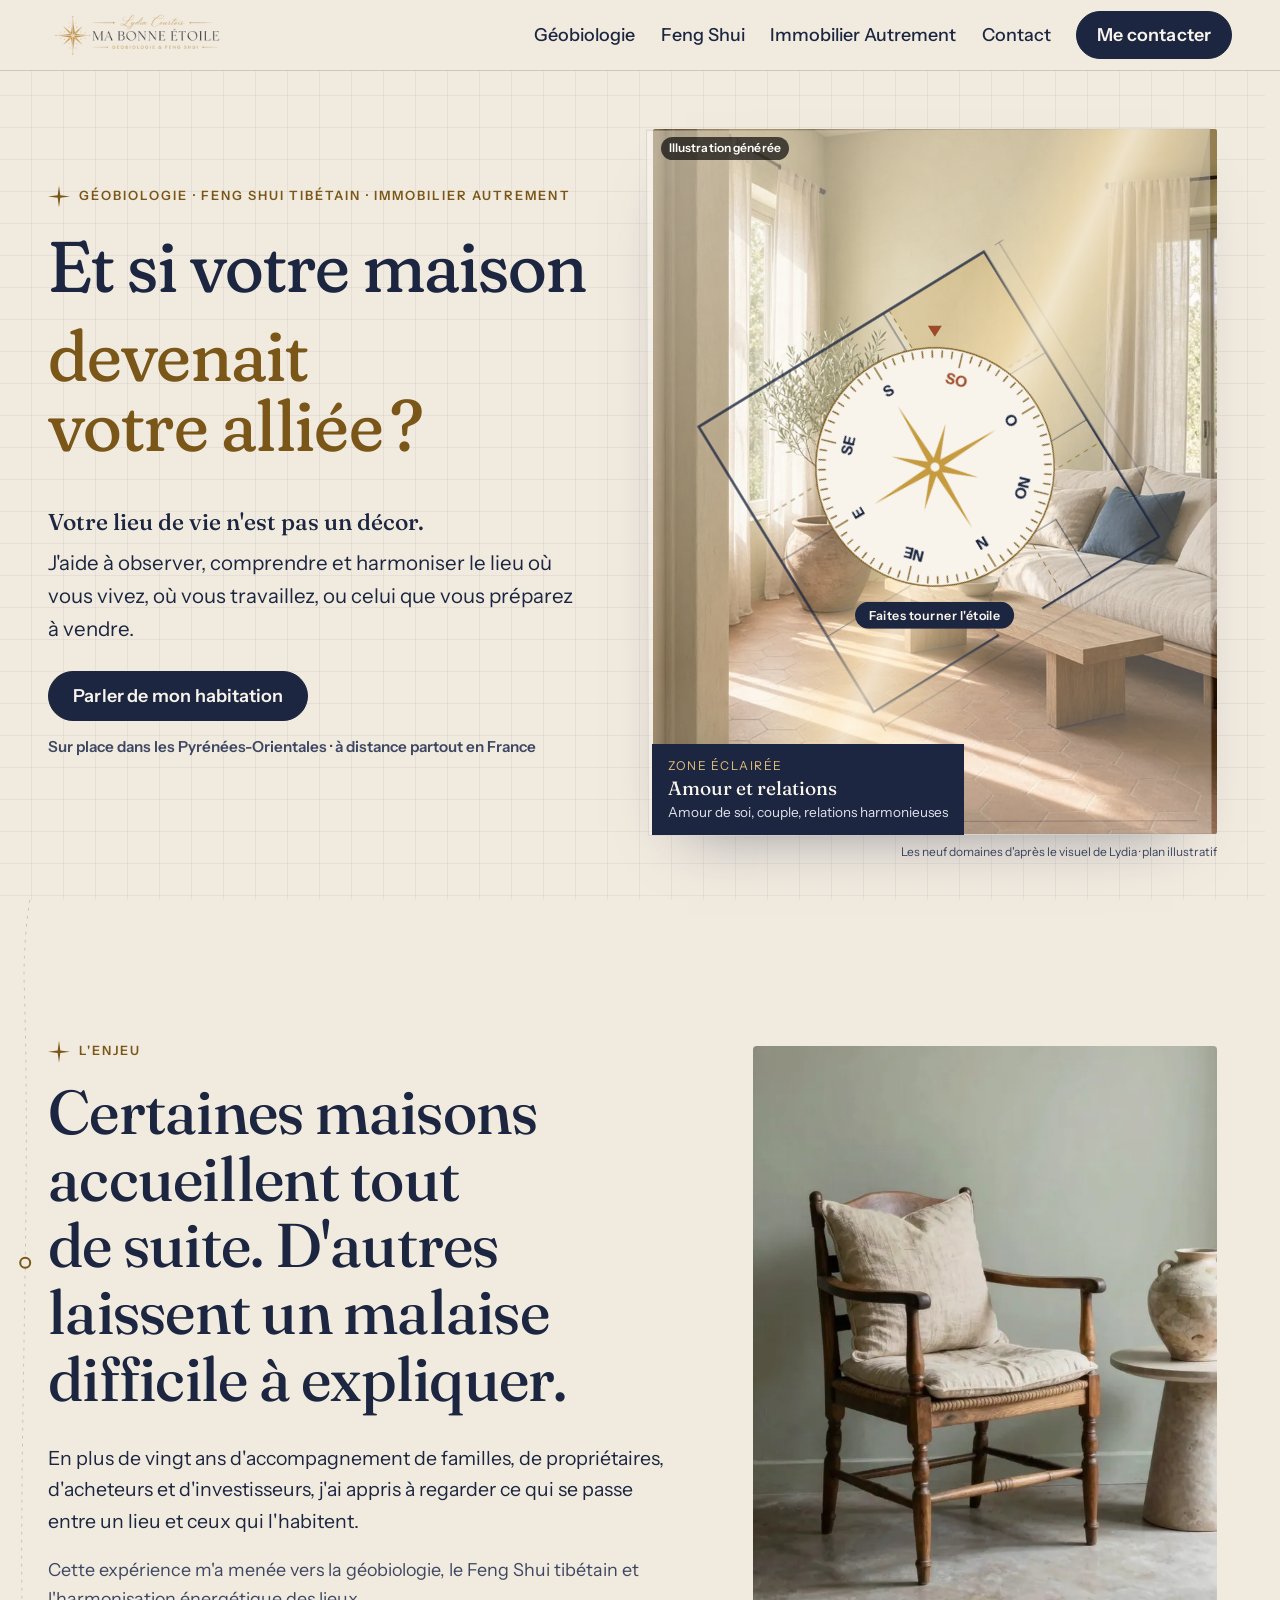
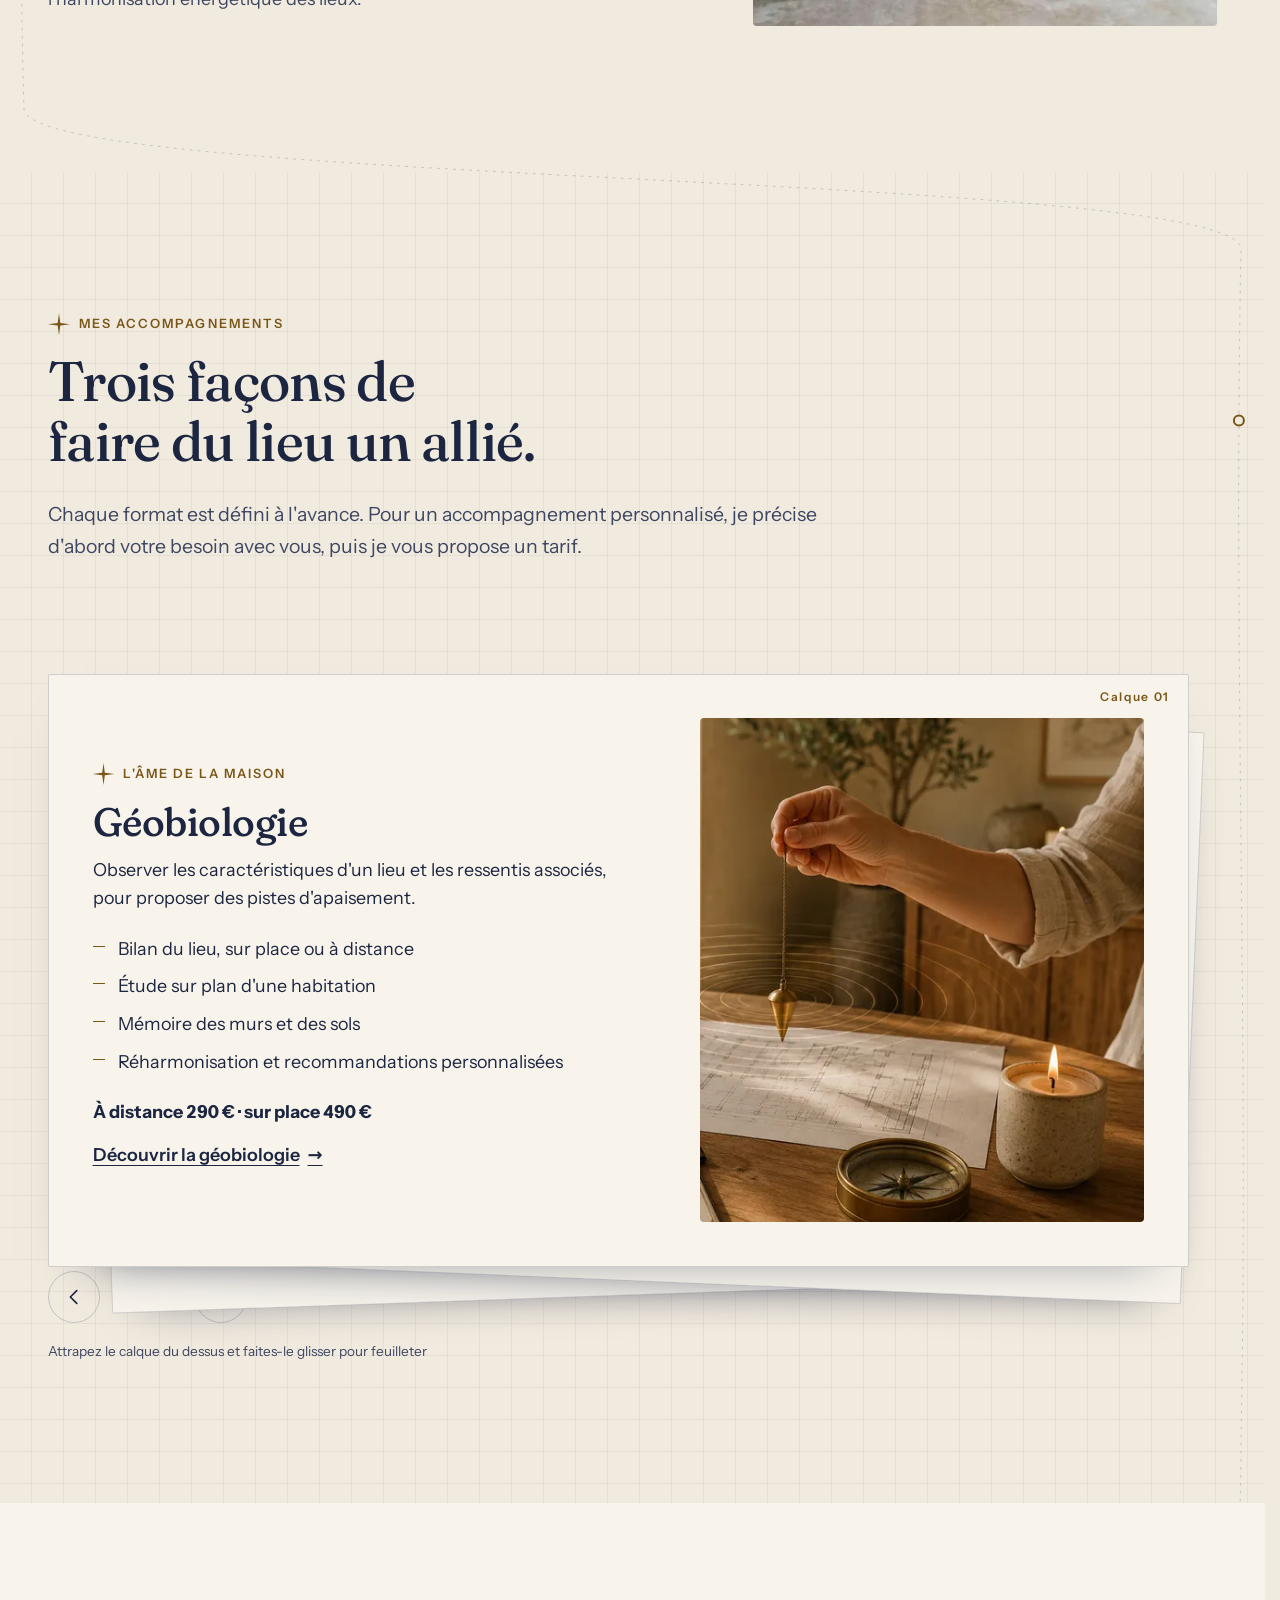
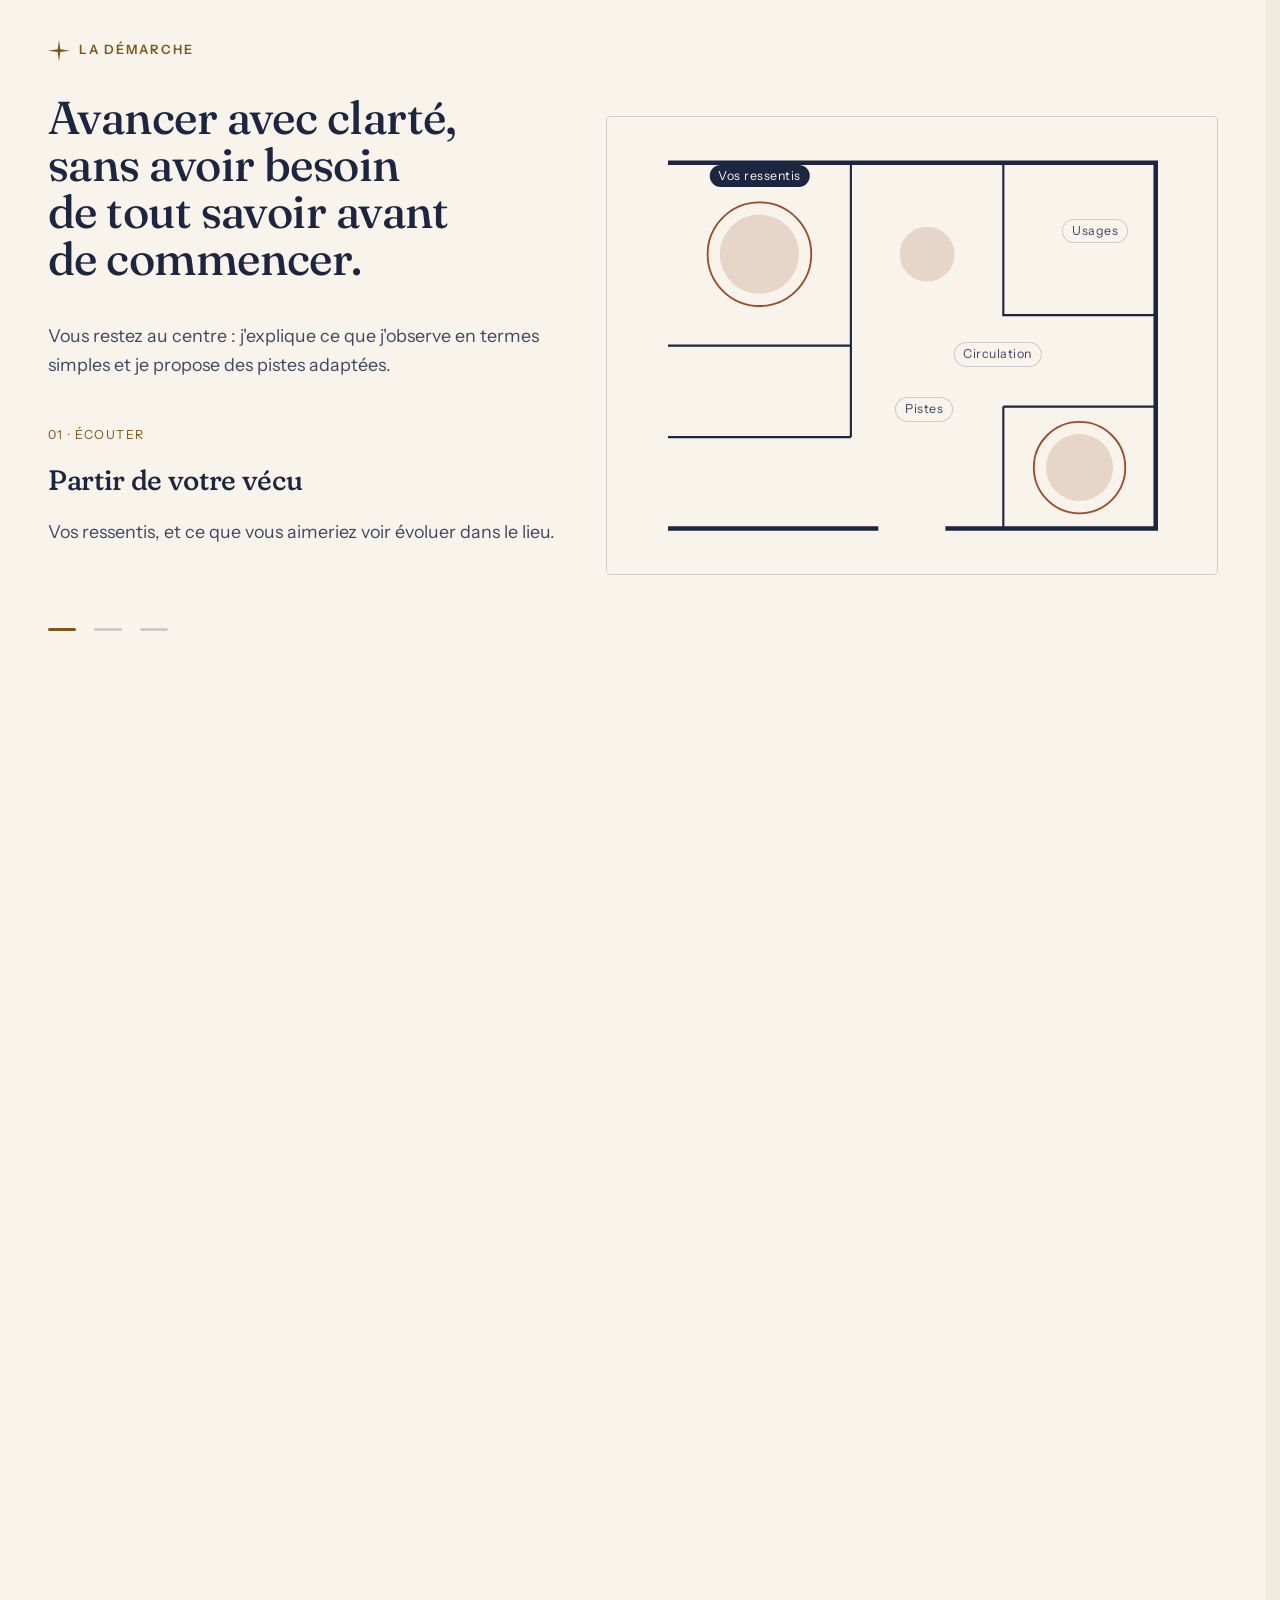
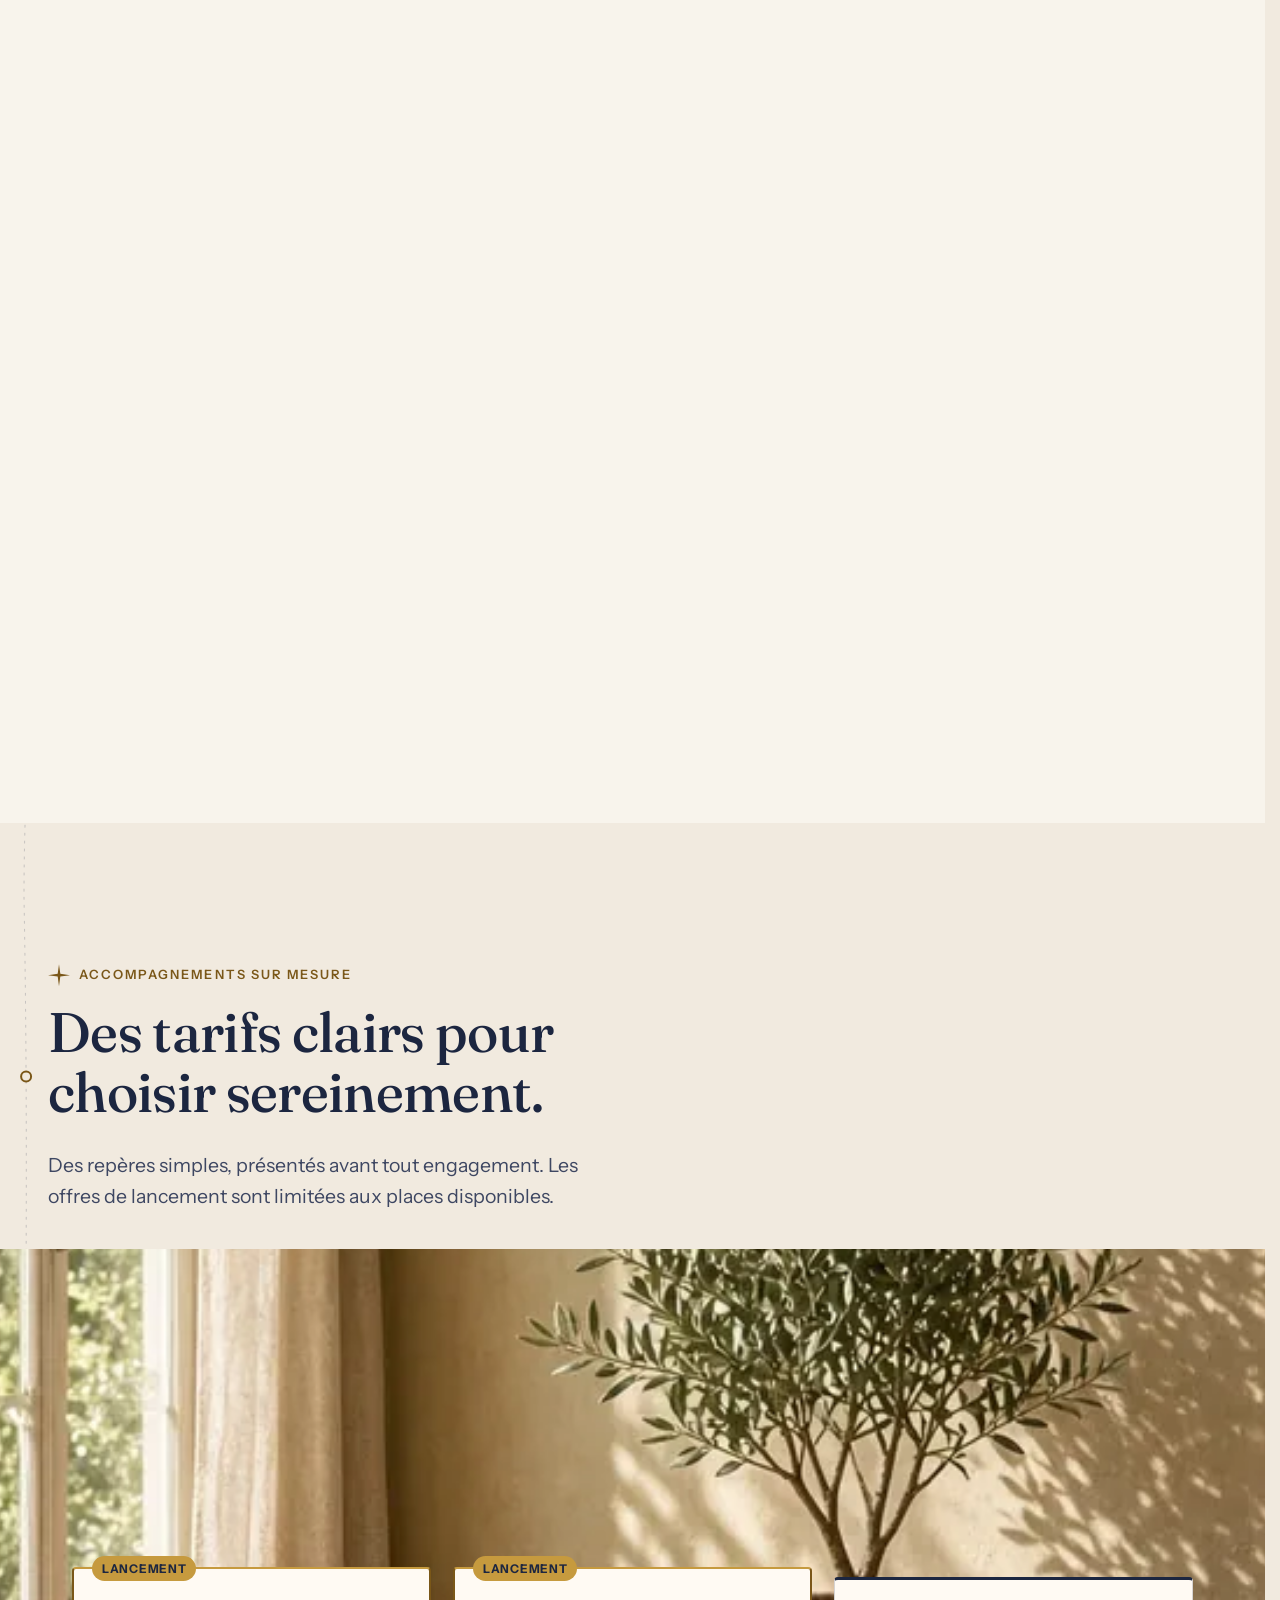
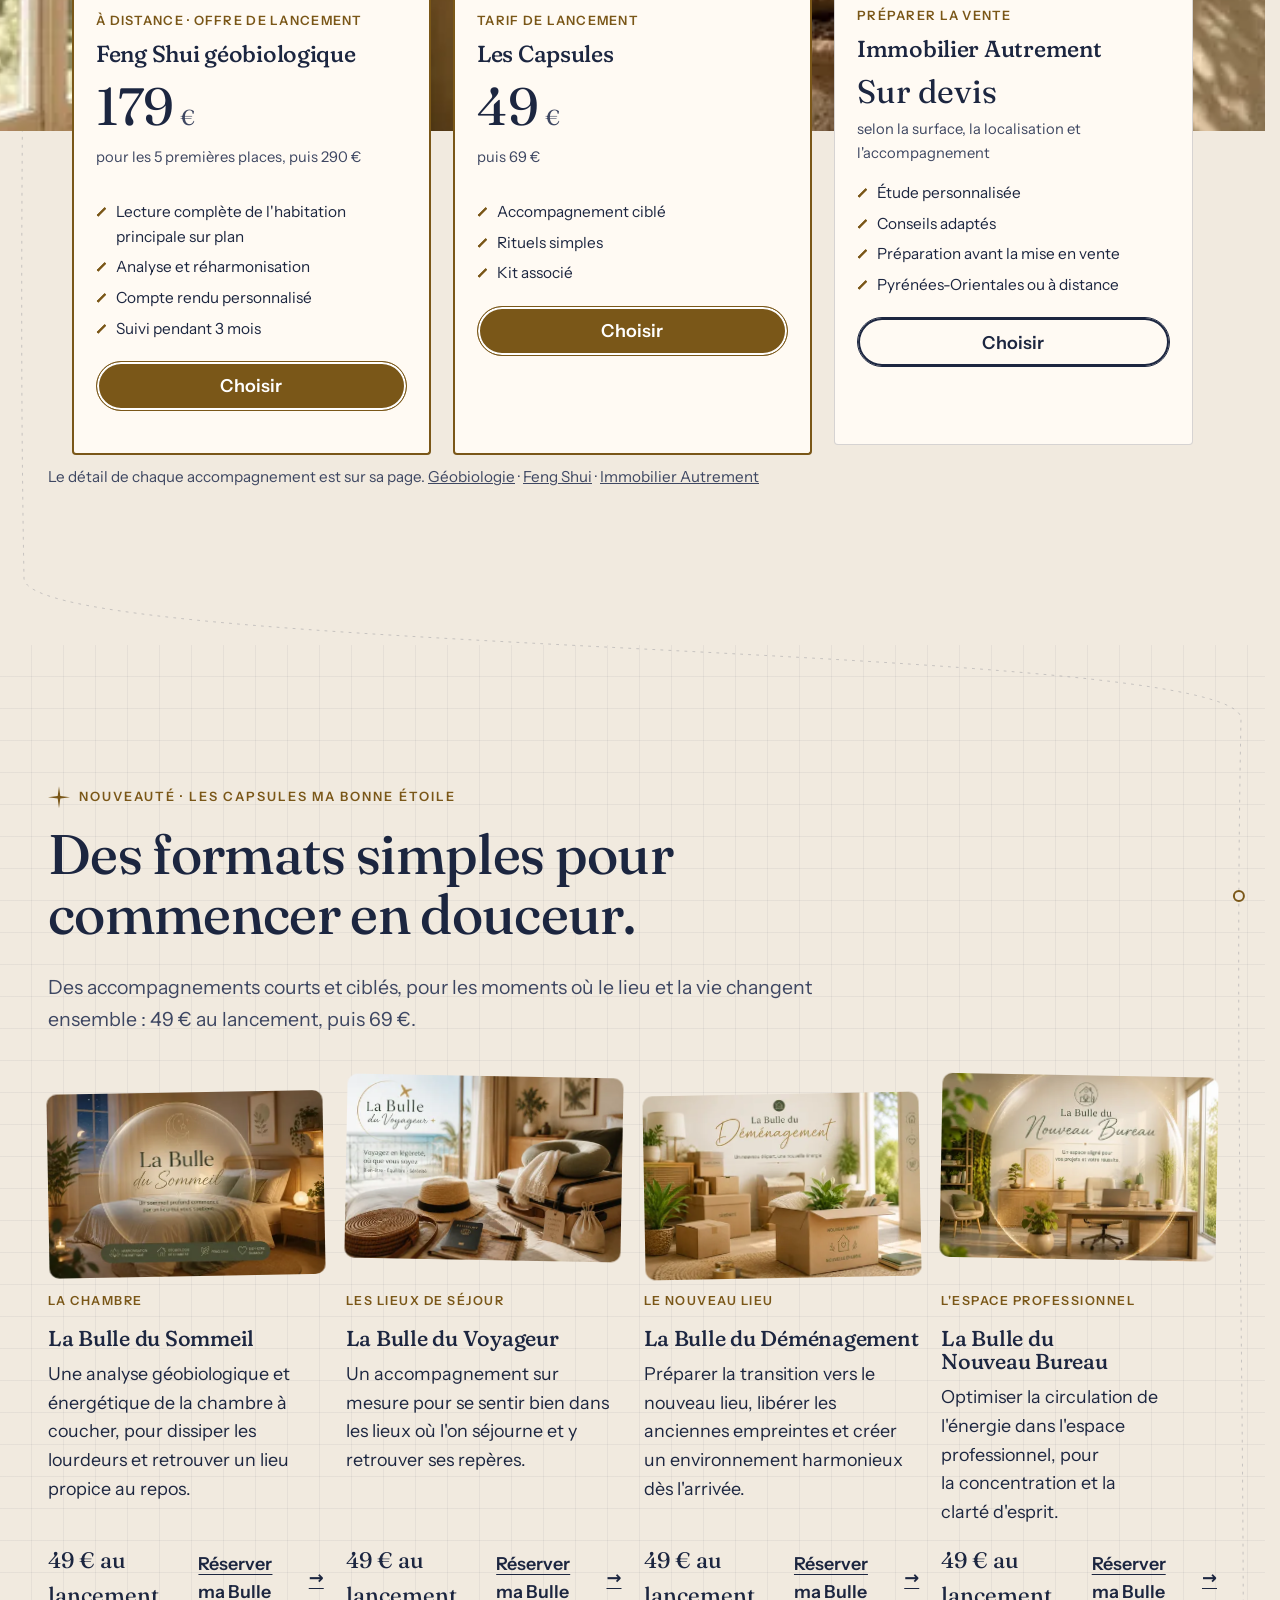
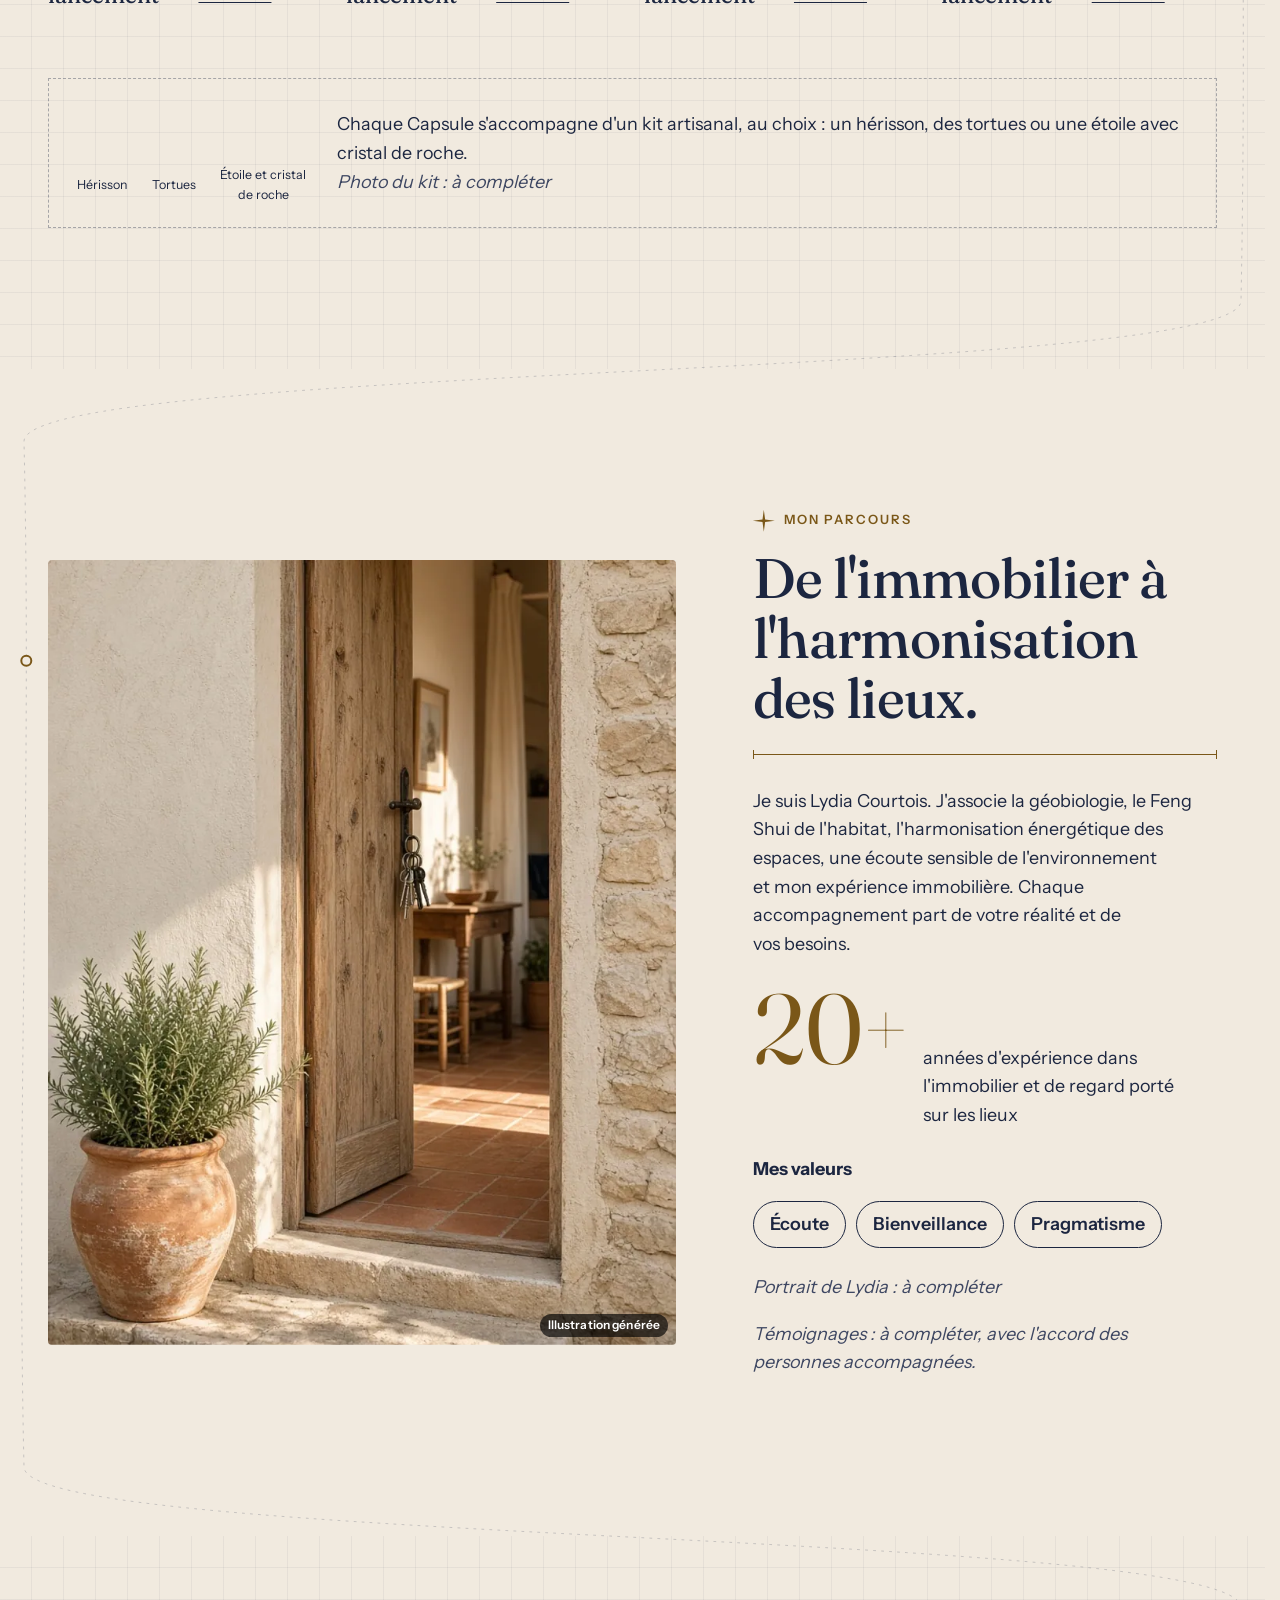
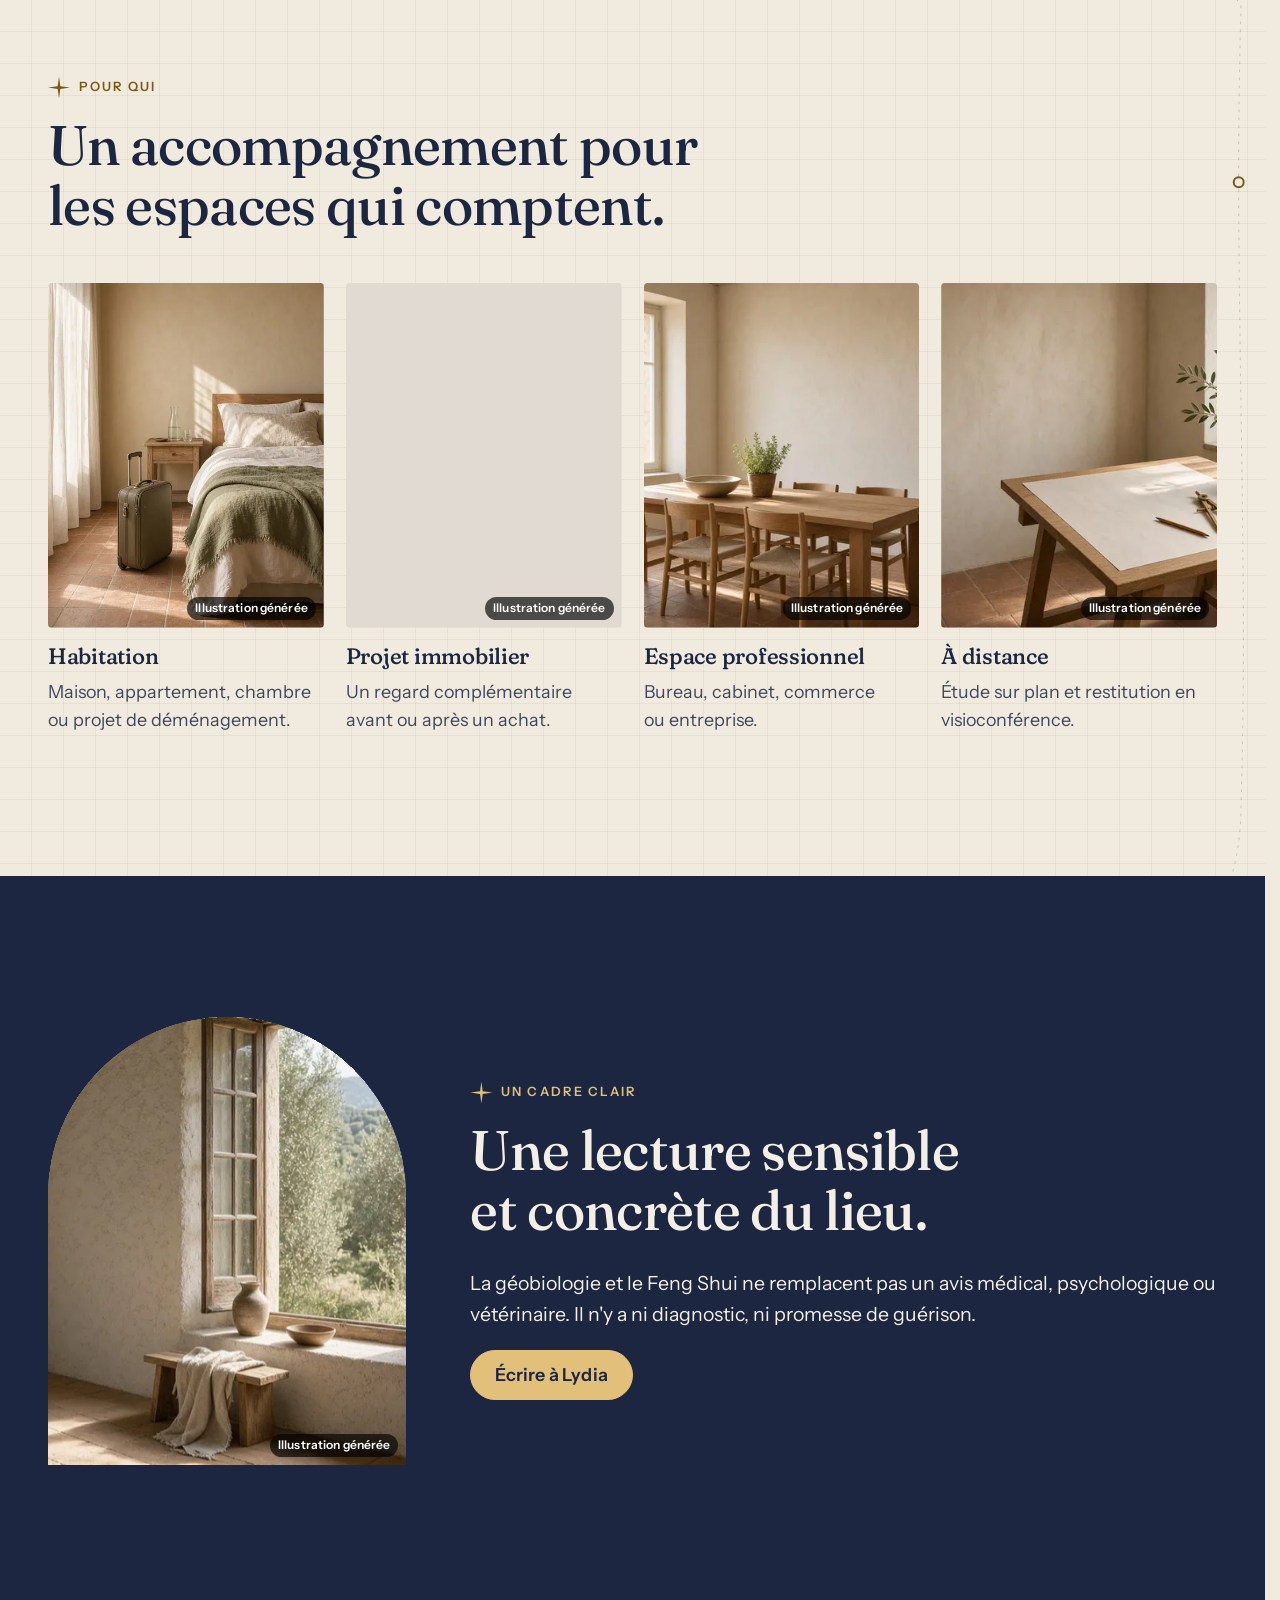
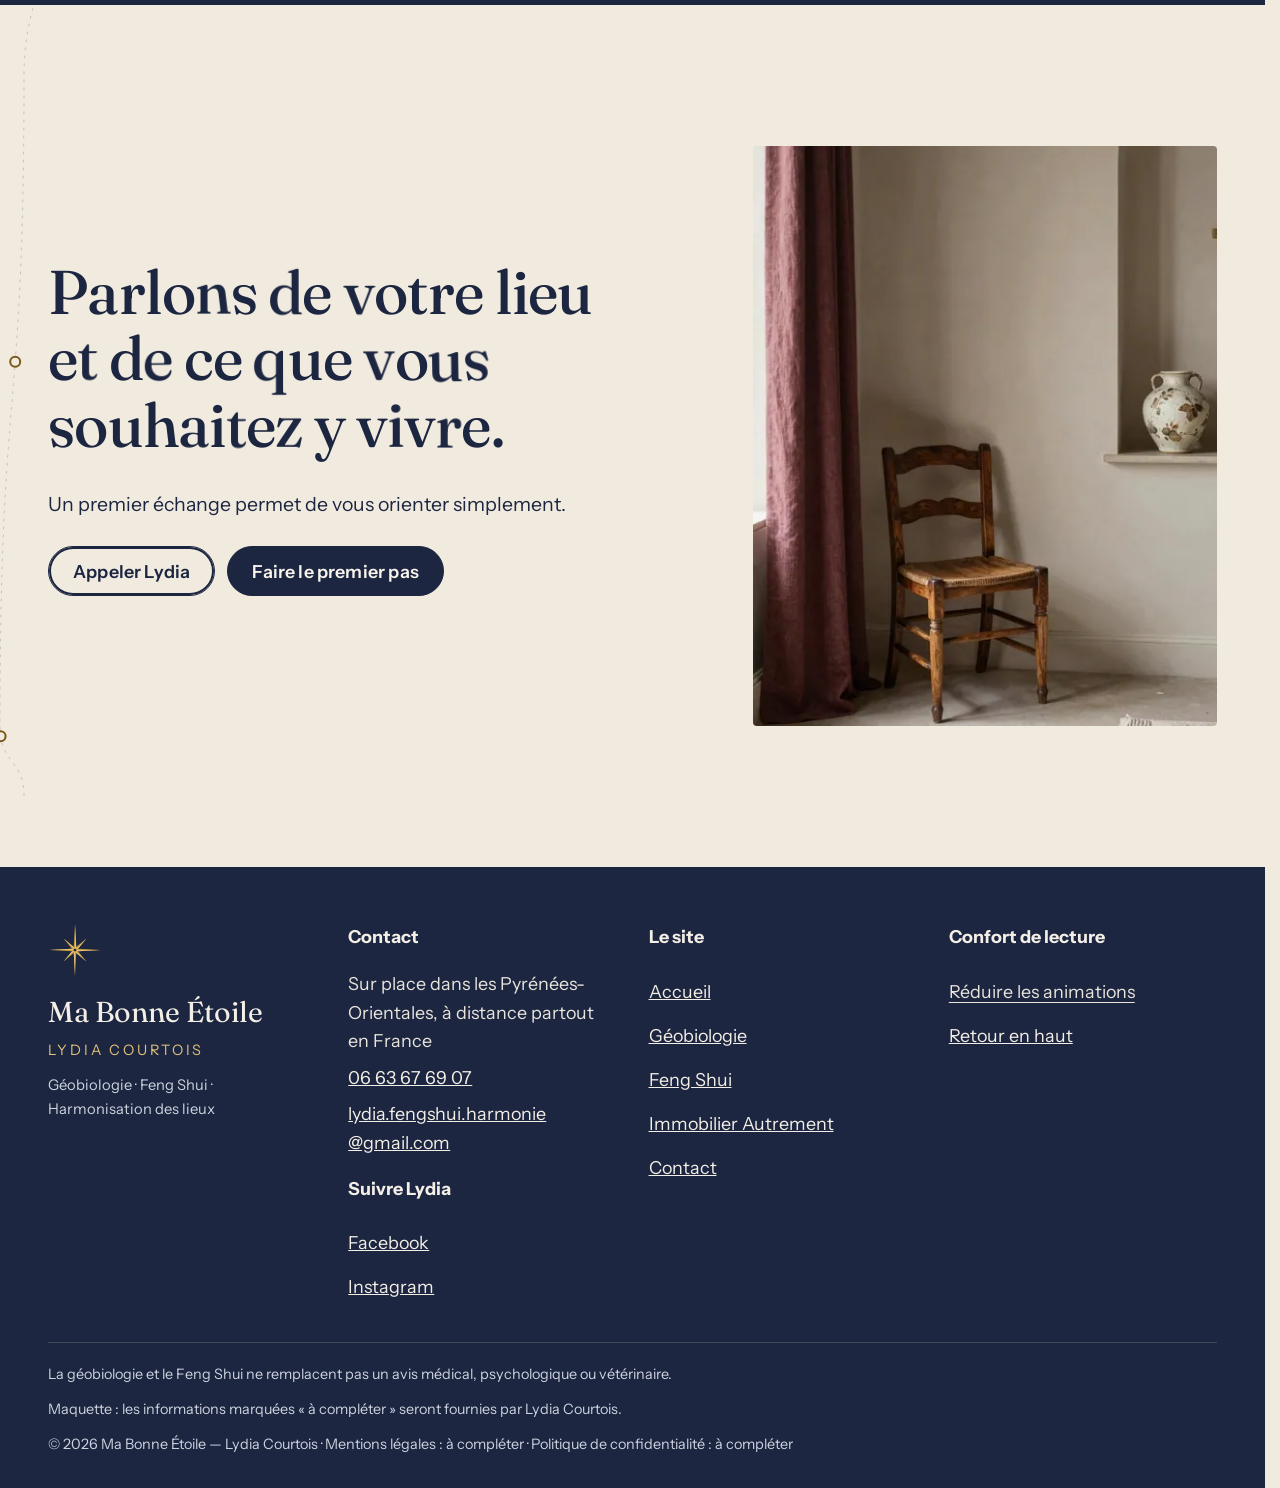
<file: index.html>
<!doctype html>
<html lang="fr" data-v="3">
<head>
<meta charset="utf-8">
<meta name="viewport" content="width=device-width, initial-scale=1, viewport-fit=cover">
<title>Ma Bonne Étoile — Lydia Courtois : géobiologie, Feng Shui et Immobilier Autrement</title>
<meta name="description" content="Géobiologie, Feng Shui tibétain et Immobilier Autrement avec Lydia Courtois : sur place dans les Pyrénées-Orientales, à distance partout en France.">
<meta name="robots" content="noindex, nofollow">
<link rel="canonical" href="https://lydiacourtois-maquette.vercel.app/">
<style>:root{--fond:#f1eadf;--texte:#1c2640;--voile-fond:#1c2640;--ouverture-fond:#1c2640;--menu-fond:#1c2640}:root { --entete-h: 72px; --barres-h: 0px; } html { background: var(--fond); color: var(--texte); scrollbar-gutter: stable; } body { margin: 0; background: var(--fond); } html.js:not(.calme):not(.secours):not([data-arrivee="retour"]) [data-anime] { opacity: 0; } html.js:not(.calme):not(.secours):not([data-arrivee="retour"]) [data-anime].vu { opacity: 1; } [data-voile] { position: fixed; inset: 0; z-index: 900; background: var(--voile-fond); transform: translateY(100%); visibility: hidden; pointer-events: none; } html[data-arrivee="voile"]:not(.voile-leve):not(.calme):not(.secours) [data-voile] { transform: none; visibility: visible; } html.calme [data-voile], html.secours [data-voile] { visibility: hidden !important; } .ouverture-panneau { position: fixed; inset: 0; z-index: 850; display: none; place-content: center; justify-items: center; background: var(--ouverture-fond, var(--voile-fond)); color: var(--fond); text-align: center; } html.js[data-arrivee="intro"]:not(.calme):not(.secours):not(.intro-finie) .ouverture-panneau { display: grid; } html.defilement-bloque, html.defilement-bloque body, html.js[data-arrivee="intro"]:not(.calme):not(.secours):not(.intro-finie), html.js[data-arrivee="intro"]:not(.calme):not(.secours):not(.intro-finie) body, html[data-arrivee="voile"]:not(.voile-leve):not(.calme):not(.secours), html[data-arrivee="voile"]:not(.voile-leve):not(.calme):not(.secours) body { overflow: hidden; } html.js[data-arrivee="intro"]:not(.calme):not(.secours):not(.intro-finie) { background-color: var(--ouverture-fond, var(--voile-fond)); } html[data-arrivee="voile"]:not(.voile-leve):not(.calme):not(.secours) { background-color: var(--voile-fond); }</style>
<script>(function () {
var d = document.documentElement, ss = null, ls = null;
try { ss = window.sessionStorage; ls = window.localStorage; } catch (e) {}
d.classList.add('js');
var calme = false;
try { calme = !!ls && ls.getItem('socle:calme') === 'oui'; } catch (e) {}
if (!calme && window.matchMedia && matchMedia('(prefers-reduced-motion: reduce)').matches) calme = true;
if (calme) d.classList.add('calme');
var nav = performance.getEntriesByType ? performance.getEntriesByType('navigation')[0] : null;
var type = nav ? nav.type : 'navigate';
var depart = null;
try { depart = JSON.parse(ss.getItem('socle:depart') || 'null'); ss.removeItem('socle:depart'); } catch (e) {}
if (depart && !(Date.now() - depart.t < 15000)) depart = null;
var retourSection = false;
try { retourSection = !!ss.getItem('socle:calme-retour'); } catch (e) {}
var mode = type === 'back_forward' || retourSection ? 'retour' : type === 'reload' ? 'intro' : depart ? 'voile' : 'intro';
d.setAttribute('data-arrivee', mode);
if (mode === 'voile' && depart.couleur) d.style.setProperty('--voile-fond', depart.couleur);
if (type === 'reload' && 'scrollRestoration' in history) {
if (!retourSection) history.scrollRestoration = 'manual';
}
try {
var choisie = ls && ls.getItem('socle:langue');
var langue = (d.lang || '').slice(0, 2);
if (choisie && choisie !== langue && type === 'navigate' && !depart) {
var alt = document.querySelector('link[rel="alternate"][hreflang="' + choisie + '"]');
if (alt) location.replace(new URL(alt.href).pathname + location.search + location.hash);
}
} catch (e) {}
setTimeout(function () { if (!d.classList.contains('demarre')) d.classList.add('secours'); }, 2000);
})();</script>
<link rel="preload" href="/assets/polices/fraunces.woff2" as="font" type="font/woff2" crossorigin>
<link rel="stylesheet" href="/assets/css/socle.css?v=3">
<link rel="stylesheet" href="/assets/css/modules.css?v=3">
<link rel="stylesheet" href="/assets/css/site.css?v=3">
<link rel="modulepreload" href="/assets/js/site.js?v=3">
<link rel="modulepreload" href="/assets/js/socle/index.js?v=3">
<script src="/assets/vendor/gsap.min.js" defer></script>
<script src="/assets/vendor/ScrollTrigger.min.js" defer></script>
<script src="/assets/vendor/SplitText.min.js" defer></script>
<script type="module" src="/assets/js/site.js?v=3"></script>
<meta name="theme-color" content="#f1eadf">
<link rel="icon" href="/assets/images/favicon.svg" type="image/svg+xml">
<link rel="apple-touch-icon" href="/assets/images/apple-touch-icon.png">
<meta property="og:type" content="website">
<meta property="og:site_name" content="Ma Bonne Étoile">
<meta property="og:locale" content="fr_FR">
<meta property="og:title" content="Ma Bonne Étoile — Lydia Courtois : géobiologie, Feng Shui et Immobilier Autrement">
<meta property="og:description" content="Géobiologie, Feng Shui tibétain et Immobilier Autrement avec Lydia Courtois : sur place dans les Pyrénées-Orientales, à distance partout en France.">
<meta property="og:url" content="https://lydiacourtois-maquette.vercel.app/">
<meta property="og:image" content="https://lydiacourtois-maquette.vercel.app/assets/partage/accueil-fr.jpg">
<meta property="og:image:width" content="1200">
<meta property="og:image:height" content="630">
<meta property="og:image:alt" content="Ma Bonne Étoile : salon baigné de soleil sous l&#39;étoile du logo">
<meta name="twitter:card" content="summary_large_image">
<script type="application/ld+json">{"@context":"https://schema.org","@type":"ProfessionalService","name":"Ma Bonne Étoile — Lydia Courtois","url":"https://lydiacourtois-maquette.vercel.app/","telephone":"+33663676907","email":"lydia.fengshui.harmonie@gmail.com","areaServed":["Pyrénées-Orientales","France"],"sameAs":["https://www.facebook.com/lydia.fengshui.harmonie","https://www.instagram.com/lydia.feng.shui.harmonie"],"description":"Géobiologie, Feng Shui tibétain et Immobilier Autrement : accompagnements sur place dans les Pyrénées-Orientales et à distance partout en France."}</script>
</head>
<body id="haut" class="page-accueil">
<div data-voile data-forme="etoile" aria-hidden="true"><div class="voile-contenu"><svg class="etoile voile-etoile" viewBox="-100 -100 200 200" aria-hidden="true" focusable="false"><polygon class="etoile-corps" points="0.0,-96.0 4.6,-11.1 42.4,-42.4 11.1,-4.6 96.0,0.0 11.1,4.6 42.4,42.4 4.6,11.1 0.0,96.0 -4.6,11.1 -42.4,42.4 -11.1,4.6 -96.0,0.0 -11.1,-4.6 -42.4,-42.4 -4.6,-11.1"/><path class="etoile-relief" d="M0 0L0.0 -96.0L4.6 -11.1ZM0 0L42.4 -42.4L11.1 -4.6ZM0 0L96.0 0.0L11.1 4.6ZM0 0L42.4 42.4L4.6 11.1ZM0 0L0.0 96.0L-4.6 11.1ZM0 0L-42.4 42.4L-11.1 4.6ZM0 0L-96.0 0.0L-11.1 -4.6ZM0 0L-42.4 -42.4L-4.6 -11.1Z"/><circle class="etoile-coeur" r="5"/></svg><span data-voile-libelle>Accueil</span></div></div>
<div class="ouverture-panneau" data-ouverture aria-hidden="true">
  <svg class="ouverture-plan" viewBox="0 0 1000 600" preserveAspectRatio="xMidYMid slice" aria-hidden="true"><path d="M150 90 H850 V510 H150 Z M150 300 H420 M420 90 V510 M620 90 V300 M620 300 H850 M520 510 V420 M300 300 V510"/><path class="ouverture-porte" d="M480 510 A60 60 0 0 1 540 450"/></svg>
  <div class="ouverture-objet" data-ouverture-objet><svg class="etoile ouverture-etoile" viewBox="-100 -100 200 200" aria-hidden="true" focusable="false"><polygon class="etoile-corps" points="0.0,-96.0 4.6,-11.1 42.4,-42.4 11.1,-4.6 96.0,0.0 11.1,4.6 42.4,42.4 4.6,11.1 0.0,96.0 -4.6,11.1 -42.4,42.4 -11.1,4.6 -96.0,0.0 -11.1,-4.6 -42.4,-42.4 -4.6,-11.1"/><path class="etoile-relief" d="M0 0L0.0 -96.0L4.6 -11.1ZM0 0L42.4 -42.4L11.1 -4.6ZM0 0L96.0 0.0L11.1 4.6ZM0 0L42.4 42.4L4.6 11.1ZM0 0L0.0 96.0L-4.6 11.1ZM0 0L-42.4 42.4L-11.1 4.6ZM0 0L-96.0 0.0L-11.1 -4.6ZM0 0L-42.4 -42.4L-4.6 -11.1Z"/><circle class="etoile-coeur" r="5"/></svg></div>
  <p class="ouverture-nom"><span class="ouverture-signature">Lydia Courtois</span>Ma Bonne Étoile</p>
  <span class="ouverture-trait"></span>
  <p class="ouverture-ligne">Géobiologie · Feng Shui · Immobilier Autrement</p>
</div>
<a class="evitement" href="#contenu">Aller au contenu</a>
<header data-entete>
  <div class="entete-rangee">
    <a class="entete-logo" href="/" aria-label="Ma Bonne Étoile, Lydia Courtois" data-libelle="Accueil" aria-current="page">
      <img src="/assets/images/logo-480.webp" srcset="/assets/images/logo-480.webp 480w, /assets/images/logo-960.webp 960w" sizes="160px" alt="Ma Bonne Étoile, Lydia Courtois" width="480" height="146">
    </a>
    <nav data-nav aria-label="Navigation principale">
      <ul><li><a href="/geobiologie" data-libelle="Géobiologie">Géobiologie</a></li><li><a href="/feng-shui" data-libelle="Feng Shui">Feng Shui</a></li><li><a href="/immobilier-autrement" data-libelle="Immobilier Autrement">Immobilier Autrement</a></li><li><a href="/contact" data-libelle="Contact">Contact</a></li></ul>
    </nav>
    <div class="entete-actions">
      <a class="bouton" href="/contact#demande" data-libelle="Contact">Me contacter</a>
      <button type="button" data-menu-bouton aria-controls="menu" aria-expanded="false" data-libelle-ouvrir="Menu" data-libelle-fermer="Fermer"><span data-libelle-bouton>Menu</span></button>
    </div>
  </div>
</header>
<div id="menu" data-menu role="dialog" aria-modal="true" aria-label="Menu">
  <ul><li style="--i:0"><a href="/" class="menu-lien" data-libelle="Accueil" aria-current="page">Accueil</a></li><li style="--i:1"><a href="/geobiologie" class="menu-lien" data-libelle="Géobiologie">Géobiologie</a></li><li style="--i:2"><a href="/feng-shui" class="menu-lien" data-libelle="Feng Shui">Feng Shui</a></li><li style="--i:3"><a href="/immobilier-autrement" class="menu-lien" data-libelle="Immobilier Autrement">Immobilier Autrement</a></li><li style="--i:4"><a href="/contact" class="menu-lien" data-libelle="Contact">Contact</a></li></ul>
  <p><a class="bouton" href="tel:+33663676907">Appeler 06 63 67 69 07</a></p>
  <p><button type="button" class="lien" data-calme-bascule data-libelle-reduire="Réduire les animations" data-libelle-retablir="Rétablir les animations" data-libelle-systeme="Animations réduites par le réglage de votre appareil"><span data-libelle-bouton>Réduire les animations</span></button></p>
</div>
<main id="contenu" tabindex="-1" data-grille="fil" data-module="fil-conducteur">
<section class="ouv papier" id="debut" data-fil-dessus>
  <div class="ouv-texte">
    <p class="surtitre" data-anime="gsap">Géobiologie · Feng Shui tibétain · Immobilier Autrement</p>
    <h1 class="ouv-titre" data-grille="typo" data-axes-ouv data-effet="titre-qui-s-apaise"><span class="ligne-masque"><span class="ouv-ligne" data-anime="gsap">Et si votre maison</span></span><span class="ligne-masque"><span class="ouv-ligne ouv-ligne--or" data-anime="gsap">devenait votre alliée ?</span></span></h1>
    <p class="ouv-accroche" data-anime="gsap"><strong>Votre lieu de vie n&#39;est pas un décor.</strong><span>J&#39;aide à observer, comprendre et harmoniser le lieu où vous vivez, où vous travaillez, ou celui que vous préparez à vendre.</span></p>
    <p class="ouv-actions" data-anime="gsap">
      <a href="/contact#demande" class="bouton" data-libelle="Contact" data-action-principale data-survol="magnetique">Parler de mon habitation</a>
      <span class="ouv-info" data-info-cle>Sur place dans les Pyrénées-Orientales · à distance partout en France</span>
    </p>
  </div>
  <div class="ouv-scene" data-domaines="[{&quot;dir&quot;:&quot;S&quot;,&quot;nom&quot;:&quot;Réputation&quot;,&quot;mots&quot;:&quot;Reconnaissance, succès, estime de soi&quot;},{&quot;dir&quot;:&quot;SO&quot;,&quot;nom&quot;:&quot;Amour et relations&quot;,&quot;mots&quot;:&quot;Amour de soi, couple, relations harmonieuses&quot;},{&quot;dir&quot;:&quot;O&quot;,&quot;nom&quot;:&quot;Enfants et créativité&quot;,&quot;mots&quot;:&quot;Joie, créativité, projets, expression de soi&quot;},{&quot;dir&quot;:&quot;NO&quot;,&quot;nom&quot;:&quot;Aides et voyages&quot;,&quot;mots&quot;:&quot;Soutien, réseau, voyages, opportunités&quot;},{&quot;dir&quot;:&quot;N&quot;,&quot;nom&quot;:&quot;Carrière&quot;,&quot;mots&quot;:&quot;Mission de vie, évolution professionnelle&quot;},{&quot;dir&quot;:&quot;NE&quot;,&quot;nom&quot;:&quot;Connaissance et sagesse&quot;,&quot;mots&quot;:&quot;Apprentissage, intuition, développement personnel&quot;},{&quot;dir&quot;:&quot;E&quot;,&quot;nom&quot;:&quot;Famille et santé&quot;,&quot;mots&quot;:&quot;Santé, vitalité, liens familiaux&quot;},{&quot;dir&quot;:&quot;SE&quot;,&quot;nom&quot;:&quot;Richesse&quot;,&quot;mots&quot;:&quot;Abondance, prospérité, sécurité financière&quot;},{&quot;dir&quot;:&quot;C&quot;,&quot;nom&quot;:&quot;Centre&quot;,&quot;mots&quot;:&quot;Équilibre, bien-être, harmonie intérieure&quot;}]">
    <figure class="media ouv-photo" data-grok style="--cadrage:50% 50%">
  <picture>
    <img src="/assets/images/grok/accueil-ouverture-1100.webp" srcset="/assets/images/grok/accueil-ouverture-480.webp 480w, /assets/images/grok/accueil-ouverture-800.webp 800w, /assets/images/grok/accueil-ouverture-1100.webp 1100w" sizes="(max-width: 860px) 92vw, 46vw" alt="Salon baigné de soleil, murs à la chaux, tomettes et olivier en pot" width="1100" height="1375" fetchpriority="high" loading="eager" decoding="async">
  </picture><figcaption class="mention-ia">Illustration générée</figcaption>
</figure>
    <div class="ouv-calque" data-superpose data-effet="calque-qui-glisse"><svg class="plan plan-ouverture" viewBox="0 0 400 400" aria-hidden="true" focusable="false" data-effet="plan-qui-s-oriente">
  <rect class="zone" data-zone="SE" x="30" y="30" width="113.3" height="113.3"/><rect class="zone" data-zone="S" x="143.3" y="30" width="113.3" height="113.3"/><rect class="zone" data-zone="SO" x="256.6" y="30" width="113.3" height="113.3"/><rect class="zone" data-zone="E" x="30" y="143.3" width="113.3" height="113.3"/><rect class="zone" data-zone="C" x="143.3" y="143.3" width="113.3" height="113.3"/><rect class="zone" data-zone="O" x="256.6" y="143.3" width="113.3" height="113.3"/><rect class="zone" data-zone="NE" x="30" y="256.6" width="113.3" height="113.3"/><rect class="zone" data-zone="N" x="143.3" y="256.6" width="113.3" height="113.3"/><rect class="zone" data-zone="NO" x="256.6" y="256.6" width="113.3" height="113.3"/>
  <path class="mur" d="M178 370 H30 V30 H370 V370 H232"/>
  <path class="cloison" d="M30 190 H150 M150 120 V280 M150 280 H30 M250 30 V150 M250 150 H370 M250 230 H370 M250 230 V300 M290 370 V300 H250"/>
  <path class="porte" d="M178 370 A54 54 0 0 1 232 316 M150 205 A28 28 0 0 1 178 233 M250 172 A26 26 0 0 0 276 150"/>
  <path class="grille" d="M143.3 30 V370 M256.6 30 V370 M30 143.3 H370 M30 256.6 H370"/>
  <path class="cote" d="M30 388 H370 M30 383 V393 M370 383 V393 M388 30 V370 M383 30 H393 M383 370 H393"/>
</svg></div>
    <span class="rai" data-effet="lumiere-du-matin" data-souris data-superpose aria-hidden="true"></span>
    <div class="oat boussole" data-module="objet-a-faire-tourner" data-grille="manipuler" data-iris-centre="disque" data-superpose role="img" aria-label="Boussole des neuf domaines : faites tourner l&#39;étoile, chaque branche éclaire une zone du plan.">
      <span class="boussole-repere" aria-hidden="true"></span>
      <div class="oat__objet"><svg viewBox="-100 -100 200 200" aria-hidden="true" focusable="false" data-effet="boussole-etoile">
  <circle class="anneau" r="96"/><line class="graduation" x1="0.0" y1="-82.0" x2="0.0" y2="-94.0"/><line class="graduation" x1="7.7" y1="-87.7" x2="8.2" y2="-93.6"/><line class="graduation" x1="15.3" y1="-86.7" x2="16.3" y2="-92.6"/><line class="graduation" x1="22.8" y1="-85.0" x2="24.3" y2="-90.8"/><line class="graduation" x1="30.1" y1="-82.7" x2="32.1" y2="-88.3"/><line class="graduation" x1="37.2" y1="-79.8" x2="39.7" y2="-85.2"/><line class="graduation" x1="44.0" y1="-76.2" x2="47.0" y2="-81.4"/><line class="graduation" x1="50.5" y1="-72.1" x2="53.9" y2="-77.0"/><line class="graduation" x1="56.6" y1="-67.4" x2="60.4" y2="-72.0"/><line class="graduation" x1="58.0" y1="-58.0" x2="66.5" y2="-66.5"/><line class="graduation" x1="67.4" y1="-56.6" x2="72.0" y2="-60.4"/><line class="graduation" x1="72.1" y1="-50.5" x2="77.0" y2="-53.9"/><line class="graduation" x1="76.2" y1="-44.0" x2="81.4" y2="-47.0"/><line class="graduation" x1="79.8" y1="-37.2" x2="85.2" y2="-39.7"/><line class="graduation" x1="82.7" y1="-30.1" x2="88.3" y2="-32.1"/><line class="graduation" x1="85.0" y1="-22.8" x2="90.8" y2="-24.3"/><line class="graduation" x1="86.7" y1="-15.3" x2="92.6" y2="-16.3"/><line class="graduation" x1="87.7" y1="-7.7" x2="93.6" y2="-8.2"/><line class="graduation" x1="82.0" y1="0.0" x2="94.0" y2="0.0"/><line class="graduation" x1="87.7" y1="7.7" x2="93.6" y2="8.2"/><line class="graduation" x1="86.7" y1="15.3" x2="92.6" y2="16.3"/><line class="graduation" x1="85.0" y1="22.8" x2="90.8" y2="24.3"/><line class="graduation" x1="82.7" y1="30.1" x2="88.3" y2="32.1"/><line class="graduation" x1="79.8" y1="37.2" x2="85.2" y2="39.7"/><line class="graduation" x1="76.2" y1="44.0" x2="81.4" y2="47.0"/><line class="graduation" x1="72.1" y1="50.5" x2="77.0" y2="53.9"/><line class="graduation" x1="67.4" y1="56.6" x2="72.0" y2="60.4"/><line class="graduation" x1="58.0" y1="58.0" x2="66.5" y2="66.5"/><line class="graduation" x1="56.6" y1="67.4" x2="60.4" y2="72.0"/><line class="graduation" x1="50.5" y1="72.1" x2="53.9" y2="77.0"/><line class="graduation" x1="44.0" y1="76.2" x2="47.0" y2="81.4"/><line class="graduation" x1="37.2" y1="79.8" x2="39.7" y2="85.2"/><line class="graduation" x1="30.1" y1="82.7" x2="32.1" y2="88.3"/><line class="graduation" x1="22.8" y1="85.0" x2="24.3" y2="90.8"/><line class="graduation" x1="15.3" y1="86.7" x2="16.3" y2="92.6"/><line class="graduation" x1="7.7" y1="87.7" x2="8.2" y2="93.6"/><line class="graduation" x1="0.0" y1="82.0" x2="0.0" y2="94.0"/><line class="graduation" x1="-7.7" y1="87.7" x2="-8.2" y2="93.6"/><line class="graduation" x1="-15.3" y1="86.7" x2="-16.3" y2="92.6"/><line class="graduation" x1="-22.8" y1="85.0" x2="-24.3" y2="90.8"/><line class="graduation" x1="-30.1" y1="82.7" x2="-32.1" y2="88.3"/><line class="graduation" x1="-37.2" y1="79.8" x2="-39.7" y2="85.2"/><line class="graduation" x1="-44.0" y1="76.2" x2="-47.0" y2="81.4"/><line class="graduation" x1="-50.5" y1="72.1" x2="-53.9" y2="77.0"/><line class="graduation" x1="-56.6" y1="67.4" x2="-60.4" y2="72.0"/><line class="graduation" x1="-58.0" y1="58.0" x2="-66.5" y2="66.5"/><line class="graduation" x1="-67.4" y1="56.6" x2="-72.0" y2="60.4"/><line class="graduation" x1="-72.1" y1="50.5" x2="-77.0" y2="53.9"/><line class="graduation" x1="-76.2" y1="44.0" x2="-81.4" y2="47.0"/><line class="graduation" x1="-79.8" y1="37.2" x2="-85.2" y2="39.7"/><line class="graduation" x1="-82.7" y1="30.1" x2="-88.3" y2="32.1"/><line class="graduation" x1="-85.0" y1="22.8" x2="-90.8" y2="24.3"/><line class="graduation" x1="-86.7" y1="15.3" x2="-92.6" y2="16.3"/><line class="graduation" x1="-87.7" y1="7.7" x2="-93.6" y2="8.2"/><line class="graduation" x1="-82.0" y1="0.0" x2="-94.0" y2="0.0"/><line class="graduation" x1="-87.7" y1="-7.7" x2="-93.6" y2="-8.2"/><line class="graduation" x1="-86.7" y1="-15.3" x2="-92.6" y2="-16.3"/><line class="graduation" x1="-85.0" y1="-22.8" x2="-90.8" y2="-24.3"/><line class="graduation" x1="-82.7" y1="-30.1" x2="-88.3" y2="-32.1"/><line class="graduation" x1="-79.8" y1="-37.2" x2="-85.2" y2="-39.7"/><line class="graduation" x1="-76.2" y1="-44.0" x2="-81.4" y2="-47.0"/><line class="graduation" x1="-72.1" y1="-50.5" x2="-77.0" y2="-53.9"/><line class="graduation" x1="-67.4" y1="-56.6" x2="-72.0" y2="-60.4"/><line class="graduation" x1="-58.0" y1="-58.0" x2="-66.5" y2="-66.5"/><line class="graduation" x1="-56.6" y1="-67.4" x2="-60.4" y2="-72.0"/><line class="graduation" x1="-50.5" y1="-72.1" x2="-53.9" y2="-77.0"/><line class="graduation" x1="-44.0" y1="-76.2" x2="-47.0" y2="-81.4"/><line class="graduation" x1="-37.2" y1="-79.8" x2="-39.7" y2="-85.2"/><line class="graduation" x1="-30.1" y1="-82.7" x2="-32.1" y2="-88.3"/><line class="graduation" x1="-22.8" y1="-85.0" x2="-24.3" y2="-90.8"/><line class="graduation" x1="-15.3" y1="-86.7" x2="-16.3" y2="-92.6"/><line class="graduation" x1="-7.7" y1="-87.7" x2="-8.2" y2="-93.6"/><text class="lettre" data-audit-ignorer data-dir="S" x="0.0" y="-72.0" transform="rotate(0 0.0 -72.0)">S</text><text class="lettre" data-audit-ignorer data-dir="SO" x="50.9" y="-50.9" transform="rotate(45 50.9 -50.9)">SO</text><text class="lettre" data-audit-ignorer data-dir="O" x="72.0" y="0.0" transform="rotate(90 72.0 0.0)">O</text><text class="lettre" data-audit-ignorer data-dir="NO" x="50.9" y="50.9" transform="rotate(135 50.9 50.9)">NO</text><text class="lettre" data-audit-ignorer data-dir="N" x="0.0" y="72.0" transform="rotate(180 0.0 72.0)">N</text><text class="lettre" data-audit-ignorer data-dir="NE" x="-50.9" y="50.9" transform="rotate(225 -50.9 50.9)">NE</text><text class="lettre" data-audit-ignorer data-dir="E" x="-72.0" y="0.0" transform="rotate(270 -72.0 0.0)">E</text><text class="lettre" data-audit-ignorer data-dir="SE" x="-50.9" y="-50.9" transform="rotate(315 -50.9 -50.9)">SE</text>
  <g transform="scale(.6)"><polygon class="etoile-corps" points="0.0,-96.0 4.6,-11.1 42.4,-42.4 11.1,-4.6 96.0,0.0 11.1,4.6 42.4,42.4 4.6,11.1 0.0,96.0 -4.6,11.1 -42.4,42.4 -11.1,4.6 -96.0,0.0 -11.1,-4.6 -42.4,-42.4 -4.6,-11.1"/><circle class="etoile-coeur" r="6"/></g>
</svg></div>
      <p class="oat__indice" aria-hidden="true"><span class="souris">Faites tourner l&#39;étoile</span><span class="doigt">Faites glisser l&#39;étoile</span></p>
    </div>
    <p class="ouv-domaine" data-superpose aria-live="polite"><span>Zone éclairée</span><b data-domaine-nom>Centre</b><i data-domaine-mots>Équilibre, bien-être, harmonie intérieure</i></p>
    <p class="ouv-source">Les neuf domaines d&#39;après le visuel de Lydia · plan illustratif</p>
    <span data-fil-point="0.02 1" data-fil-sans-perle aria-hidden="true"></span>
  </div>
</section>
<section class="section" id="enjeu" data-fil="gauche">
  <div class="conteneur duo">
    <div>
      <p class="surtitre">L&#39;enjeu</p>
      <h2 class="titre-grand titre-etoiles" data-anime="gsap" data-effet="titre-etoiles" data-axes data-grille="typo" data-fil-repere>Certaines maisons accueillent tout de suite. D&#39;autres laissent un malaise difficile à expliquer.</h2>
      <p class="chapo" data-anime>En plus de vingt ans d&#39;accompagnement de familles, de propriétaires, d&#39;acheteurs et d&#39;investisseurs, j&#39;ai appris à regarder ce qui se passe entre un lieu et ceux qui l&#39;habitent.</p>
      <p class="texte-doux" data-anime>Cette expérience m&#39;a menée vers la géobiologie, le Feng Shui tibétain et l&#39;harmonisation énergétique des lieux.</p>
    </div>
    <figure class="media media-portrait manifeste-media" data-fx="parallaxe" style="--cadrage:50% 50%">
  <picture>
    <img src="/assets/images/accueil-manifeste-800.webp" srcset="/assets/images/accueil-manifeste-480.webp 480w, /assets/images/accueil-manifeste-800.webp 800w" sizes="(max-width: 760px) 92vw, 38vw" alt="Fauteuil ancien en chêne et coussins de lin dans un coin lecture au soleil du matin" width="800" height="1000" loading="lazy" decoding="async">
  </picture>
</figure>
  </div>
</section>
<section class="section papier" id="accompagnements" data-fil="droite">
  <div class="conteneur">
    <div class="facons-tete">
      <p class="surtitre">Mes accompagnements</p>
      <h2 class="titre-section titre-etoiles" data-anime="gsap" data-effet="titre-etoiles" data-axes data-fil-repere>Trois façons de faire du lieu un allié.</h2>
      <p class="chapo texte-doux" data-anime>Chaque format est défini à l&#39;avance. Pour un accompagnement personnalisé, je précise d&#39;abord votre besoin avec vous, puis je vous propose un tarif.</p>
    </div>
    <div class="tep calques-pile" data-module="temoignages-en-pile" data-feuilleter="Calque">
      <ol class="tep__pile calques" data-effet="calques-empiles">
      <li class="tep__carte calque-carte" style="--i:0" data-numero="Calque 01">
        <div>
          <p class="surtitre">L&#39;âme de la maison</p>
          <h3>Géobiologie</h3>
          <p>Observer les caractéristiques d&#39;un lieu et les ressentis associés, pour proposer des pistes d&#39;apaisement.</p>
          <ul><li>Bilan du lieu, sur place ou à distance</li><li>Étude sur plan d&#39;une habitation</li><li>Mémoire des murs et des sols</li><li>Réharmonisation et recommandations personnalisées</li></ul>
          <p class="calque-prix" data-prix>À distance 290 € · sur place 490 €</p>
          <a href="/geobiologie" class="lien-fleche" data-libelle="Géobiologie">Découvrir la géobiologie</a>
        </div>
        <figure class="media calque-media" style="--cadrage:50% 50%">
  <picture>
    <img src="/assets/images/offre-geobiologie-760.webp" srcset="/assets/images/offre-geobiologie-480.webp 480w, /assets/images/offre-geobiologie-760.webp 760w" sizes="(max-width: 760px) 86vw, 34vw" alt="Pendule au-dessus d&#39;un plan de maison, boussole en laiton et bougie sur la table" width="760" height="1013" loading="lazy" decoding="async">
  </picture>
</figure>
      </li>
      <li class="tep__carte calque-carte" style="--i:1" data-numero="Calque 02">
        <div>
          <p class="surtitre">Quand la maison devient alliée</p>
          <h3>Feng Shui tibétain</h3>
          <p>Mettre l&#39;espace en cohérence avec votre vie actuelle, vos priorités et l&#39;énergie que vous souhaitez pour vos projets.</p>
          <ul><li>Lecture de la circulation et des fonctions</li><li>Les neuf domaines de vie et les éléments</li><li>Rééquilibrage des espaces</li><li>Conseils simples à appliquer</li></ul>
          <p class="calque-prix" data-prix>À distance 490 € · sur place 590 €</p>
          <a href="/feng-shui" class="lien-fleche" data-libelle="Feng Shui">Découvrir le Feng Shui</a>
        </div>
        <figure class="media calque-media" style="--cadrage:50% 50%">
  <picture>
    <img src="/assets/images/offre-feng-shui-760.webp" srcset="/assets/images/offre-feng-shui-480.webp 480w, /assets/images/offre-feng-shui-760.webp 760w" sizes="(max-width: 760px) 86vw, 34vw" alt="Salon lumineux avec la roue des cinq éléments au mur" width="760" height="1013" loading="lazy" decoding="async">
  </picture>
</figure>
      </li>
      <li class="tep__carte calque-carte" style="--i:2" data-numero="Calque 03">
        <div>
          <p class="surtitre">Ouvrir le chemin de la vente</p>
          <h3>Immobilier Autrement</h3>
          <p>Un regard complémentaire pour les propriétaires qui préparent la transmission de leur bien.</p>
          <ul><li>Lecture de l&#39;histoire et de l&#39;atmosphère du lieu</li><li>Préparation du bien avant la mise en vente</li><li>Accompagnement humain du changement</li><li>Plus de 20 ans d&#39;expérience immobilière</li></ul>
          <p class="calque-prix" data-prix>Sur place 490 € · avec géobiologie 790 €</p>
          <a href="/immobilier-autrement" class="lien-fleche" data-libelle="Immobilier Autrement">Découvrir Immobilier Autrement</a>
        </div>
        <figure class="media calque-media" data-grok style="--cadrage:50% 50%">
  <picture>
    <img src="/assets/images/grok/offre-immobilier-760.webp" srcset="/assets/images/grok/offre-immobilier-480.webp 480w, /assets/images/grok/offre-immobilier-760.webp 760w" sizes="(max-width: 760px) 86vw, 34vw" alt="Trousseau de clés anciennes posé sur un rebord de fenêtre ensoleillé" width="760" height="1013" loading="lazy" decoding="async">
  </picture><figcaption class="mention-ia">Illustration générée</figcaption>
</figure>
      </li>
      </ol>
      <p class="calques-indice" aria-hidden="true">Attrapez le calque du dessus et faites-le glisser pour feuilleter</p>
    </div>
  </div>
</section>
<section class="see" id="demarche" data-module="schema-epingle-etapes" data-epingle data-entete-cache data-grille="scene" data-effet="lecture-du-lieu" aria-labelledby="t-demarche">
  <div class="see__scene">
    <div class="see__grille socle-cadre conteneur">
      <div class="see__texte" data-tient="texte">
        <p class="surtitre see__surtitre">La démarche</p>
        <h2 class="see__titre" id="t-demarche" data-axes>Avancer avec clarté, sans avoir besoin de tout savoir avant de commencer.</h2>
        <p class="texte-doux">Vous restez au centre : j&#39;explique ce que j&#39;observe en termes simples et je propose des pistes adaptées.</p>
        <ol class="see__etapes">
          <li class="see__etape"><p class="see__n">01 · Écouter</p><h3>Partir de votre vécu</h3><p>Vos ressentis, et ce que vous aimeriez voir évoluer dans le lieu.</p></li><li class="see__etape"><p class="see__n">02 · Observer</p><h3>Lire les dynamiques</h3><p>Le lieu, ses usages, ses circulations, son histoire et les éléments à remettre en mouvement.</p></li><li class="see__etape"><p class="see__n">03 · Harmoniser</p><h3>Vous transmettre des clés</h3><p>Des recommandations concrètes et une réharmonisation cohérente avec vos besoins et votre rythme.</p></li>
        </ol>
      </div>
      <figure class="see__schema" data-tient="schéma">
        <div class="see__plan">
          <svg class="see__svg" viewBox="0 0 400 300" aria-hidden="true">
            <rect class="see__fond" width="400" height="300"/>
            <path class="mur-plan" d="M40 30 H360 V270 H222 M178 270 H40 Z"/>
            <path class="cloison-plan" d="M40 150 H160 M160 30 V210 M160 210 H40 M260 30 V130 H360 M260 190 H360 M260 190 V270"/>
            <g data-see-partie="1" data-see-des="1">
              <circle class="ressenti" cx="100" cy="90" r="26"/><circle class="ressenti-c" cx="100" cy="90" r="34"/>
              <circle class="ressenti" cx="310" cy="230" r="22"/><circle class="ressenti-c" cx="310" cy="230" r="30"/>
              <circle class="ressenti" cx="210" cy="90" r="18"/>
            </g>
            <g data-see-partie="2" data-see-des="2">
              <path class="see__trait" d="M200 270 C 200 220, 210 180, 210 150 S 120 120, 100 90 M210 150 C 260 160, 300 170, 310 230"/>
              <path class="see__flux" d="M200 270 C 200 220, 210 180, 210 150 S 120 120, 100 90 M210 150 C 260 160, 300 170, 310 230"/>
            </g>
            <g data-see-partie="3" data-see-des="3">
              <polygon class="etoile-plan" transform="translate(210 150)" points="0,-22 3,-3 22,0 3,3 0,22 -3,3 -22,0 -3,-3"/>
              <path class="coche" d="M88 90 l8 8 14 -16 M298 230 l8 8 14 -16"/>
            </g>
          </svg>
          <span class="see__etiquette" data-see-partie="1" style="--x: 25%; --y: 13%">Vos ressentis</span>
          <span class="see__etiquette" data-see-partie="2" style="--x: 64%; --y: 52%">Circulation</span>
          <span class="see__etiquette" data-see-partie="2" style="--x: 80%; --y: 25%">Usages</span>
          <span class="see__etiquette" data-see-partie="3" style="--x: 52%; --y: 64%">Pistes</span>
        </div>
        <figcaption class="socle-sr">Plan illustratif d&#39;une maison : à chaque temps de la démarche, un calque s&#39;ajoute au plan.</figcaption>
      </figure>
    </div>
  </div>
</section>
<section class="section tarifs" id="tarifs" data-fil="gauche">
  <div class="conteneur tarifs-grille tarifs--accueil">
    <div class="tarifs-tete">
      <p class="surtitre">Accompagnements sur mesure</p>
      <h2 class="titre-section titre-etoiles" data-anime="gsap" data-effet="titre-etoiles" data-axes data-fil-repere>Des tarifs clairs pour choisir sereinement.</h2>
      <p class="chapo texte-doux" data-anime>Des repères simples, présentés avant tout engagement. Les offres de lancement sont limitées aux places disponibles.</p>
      <div class="tarifs-bande"><figure class="media tarifs-photo" data-fx="parallaxe" data-fx-force="8" style="--cadrage:50% 50%">
  <picture><source media="(max-width: 760px) and (orientation: portrait)" srcset="/assets/images/geo-ouverture-mobile-640.webp 640w, /assets/images/geo-ouverture-mobile-1080.webp 1080w" sizes="(max-width: 1240px) 96vw, 1240px">
    <img src="/assets/images/geo-ouverture-1500.webp" srcset="/assets/images/geo-ouverture-640.webp 640w, /assets/images/geo-ouverture-1024.webp 1024w, /assets/images/geo-ouverture-1500.webp 1500w" sizes="(max-width: 1240px) 96vw, 1240px" alt="Salon aux murs sable, parquet en chevrons et olivier en pot" width="1500" height="750" loading="lazy" decoding="async">
  </picture>
</figure></div>
      <div class="trf" data-module="tarifs-a-rouleaux" data-grille="retour" data-effet="prix-qui-roulent" data-conseillee="Lancement" data-choisie="Choisie">
        <ul class="trf__grille">
    <li class="trf__formule" data-formule="Feng Shui géobiologique" data-conseillee>
      <p class="trf__sur">À distance · offre de lancement</p>
      <h3 class="trf__nom">Feng Shui géobiologique</h3>
      <p class="trf__prix" data-prix><span class="trf__montant">179</span> <span class="trf__unite">€</span></p>
      <p class="trf__note">pour les 5 premières places, puis 290 €</p>
      <ul class="trf__inclus"><li>Lecture complète de l&#39;habitation principale sur plan</li><li>Analyse et réharmonisation</li><li>Compte rendu personnalisé</li><li>Suivi pendant 3 mois</li></ul>
      <a href="/contact?sujet=feng-shui-geobiologique#demande" class="bouton bouton--contour trf__choisir" data-libelle="Contact">Choisir</a>
    </li><li class="trf__formule" data-formule="Les Capsules" data-conseillee>
      <p class="trf__sur">Tarif de lancement</p>
      <h3 class="trf__nom">Les Capsules</h3>
      <p class="trf__prix" data-prix><span class="trf__montant">49</span> <span class="trf__unite">€</span></p>
      <p class="trf__note">puis 69 €</p>
      <ul class="trf__inclus"><li>Accompagnement ciblé</li><li>Rituels simples</li><li>Kit associé</li></ul>
      <a href="/contact?sujet=capsule#demande" class="bouton bouton--contour trf__choisir" data-libelle="Contact">Choisir</a>
    </li><li class="trf__formule" data-formule="Immobilier Autrement">
      <p class="trf__sur">Préparer la vente</p>
      <h3 class="trf__nom">Immobilier Autrement</h3>
      <p class="trf__prix" data-prix><span class="trf__montant trf__montant--texte">Sur devis</span></p>
      <p class="trf__note">selon la surface, la localisation et l&#39;accompagnement</p>
      <ul class="trf__inclus"><li>Étude personnalisée</li><li>Conseils adaptés</li><li>Préparation avant la mise en vente</li><li>Pyrénées-Orientales ou à distance</li></ul>
      <a href="/contact?sujet=immobilier#demande" class="bouton bouton--contour trf__choisir" data-libelle="Contact">Choisir</a>
    </li>
  </ul>
      </div>
      <p class="tarifs-detail">Le détail de chaque accompagnement est sur sa page. <a href="/geobiologie#tarifs" data-libelle="Géobiologie">Géobiologie</a> · <a href="/feng-shui#tarifs" data-libelle="Feng Shui">Feng Shui</a> · <a href="/immobilier-autrement#tarifs" data-libelle="Immobilier Autrement">Immobilier Autrement</a></p>
    </div>
  </div>
</section>
<section class="section papier" id="capsules" data-fil="droite">
  <div class="conteneur">
    <p class="surtitre">Nouveauté · les Capsules Ma Bonne Étoile</p>
    <h2 class="titre-section titre-etoiles" data-anime="gsap" data-effet="titre-etoiles" data-axes data-fil-repere>Des formats simples pour commencer en douceur.</h2>
    <p class="chapo texte-doux" data-anime>Des accompagnements courts et ciblés, pour les moments où le lieu et la vie changent ensemble : 49 € au lancement, puis 69 €.</p>
    <div class="bulles">
      <article class="bulle" id="bulle-sommeil">
        <figure class="media bulle-media" data-effet="bulles-qui-flottent" data-flotte="0" style="--cadrage:50% 50%">
  <picture>
    <img src="/assets/images/bulle-sommeil-800.webp" srcset="/assets/images/bulle-sommeil-480.webp 480w, /assets/images/bulle-sommeil-800.webp 800w" sizes="(max-width: 640px) 92vw, 24vw" alt="Visuel de La Bulle du Sommeil" width="800" height="533" loading="lazy" decoding="async">
  </picture>
</figure>
        <p class="bulle-lieu">La chambre</p>
        <h3>La Bulle du Sommeil</h3>
        <p>Une analyse géobiologique et énergétique de la chambre à coucher, pour dissiper les lourdeurs et retrouver un lieu propice au repos.</p>
        <p class="bulle-bas"><b data-prix>49 € au lancement</b><a href="/contact?sujet=bulle-sommeil#demande" class="lien-fleche" data-libelle="Contact">Réserver ma Bulle</a></p>
      </article><article class="bulle" id="bulle-voyageur">
        <figure class="media bulle-media" data-effet="bulles-qui-flottent" data-flotte="1" style="--cadrage:50% 50%">
  <picture>
    <img src="/assets/images/bulle-voyageur-800.webp" srcset="/assets/images/bulle-voyageur-480.webp 480w, /assets/images/bulle-voyageur-800.webp 800w" sizes="(max-width: 640px) 92vw, 24vw" alt="Visuel de La Bulle du Voyageur" width="800" height="533" loading="lazy" decoding="async">
  </picture>
</figure>
        <p class="bulle-lieu">Les lieux de séjour</p>
        <h3>La Bulle du Voyageur</h3>
        <p>Un accompagnement sur mesure pour se sentir bien dans les lieux où l&#39;on séjourne et y retrouver ses repères.</p>
        <p class="bulle-bas"><b data-prix>49 € au lancement</b><a href="/contact?sujet=bulle-voyageur#demande" class="lien-fleche" data-libelle="Contact">Réserver ma Bulle</a></p>
      </article><article class="bulle" id="bulle-demenagement">
        <figure class="media bulle-media" data-effet="bulles-qui-flottent" data-flotte="2" style="--cadrage:50% 50%">
  <picture>
    <img src="/assets/images/bulle-demenagement-800.webp" srcset="/assets/images/bulle-demenagement-480.webp 480w, /assets/images/bulle-demenagement-800.webp 800w" sizes="(max-width: 640px) 92vw, 24vw" alt="Visuel de La Bulle du Déménagement" width="800" height="533" loading="lazy" decoding="async">
  </picture>
</figure>
        <p class="bulle-lieu">Le nouveau lieu</p>
        <h3>La Bulle du Déménagement</h3>
        <p>Préparer la transition vers le nouveau lieu, libérer les anciennes empreintes et créer un environnement harmonieux dès l&#39;arrivée.</p>
        <p class="bulle-bas"><b data-prix>49 € au lancement</b><a href="/contact?sujet=bulle-demenagement#demande" class="lien-fleche" data-libelle="Contact">Réserver ma Bulle</a></p>
      </article><article class="bulle" id="bulle-bureau">
        <figure class="media bulle-media" data-effet="bulles-qui-flottent" data-flotte="3" style="--cadrage:50% 50%">
  <picture>
    <img src="/assets/images/bulle-bureau-800.webp" srcset="/assets/images/bulle-bureau-480.webp 480w, /assets/images/bulle-bureau-800.webp 800w" sizes="(max-width: 640px) 92vw, 24vw" alt="Visuel de La Bulle du Nouveau Bureau" width="800" height="533" loading="lazy" decoding="async">
  </picture>
</figure>
        <p class="bulle-lieu">L&#39;espace professionnel</p>
        <h3>La Bulle du Nouveau Bureau</h3>
        <p>Optimiser la circulation de l&#39;énergie dans l&#39;espace professionnel, pour la concentration et la clarté d&#39;esprit.</p>
        <p class="bulle-bas"><b data-prix>49 € au lancement</b><a href="/contact?sujet=bulle-bureau#demande" class="lien-fleche" data-libelle="Contact">Réserver ma Bulle</a></p>
      </article>
    </div>
    <div class="kit" data-anime>
      <div class="kit-icones" data-visuel>
        <figure><svg viewBox="0 0 64 64" aria-hidden="true" data-fx="trace"><path d="M10 44 C 10 28, 26 18, 40 22 C 50 25, 56 34, 54 44 Z"/><path d="M18 30 l-4 -6 M26 24 l-2 -8 M34 21 l1 -8 M42 23 l4 -7 M50 30 l6 -4"/><circle cx="50" cy="38" r="1.6"/><path d="M14 44 v6 M46 44 v6"/></svg><figcaption>Hérisson</figcaption></figure>
        <figure><svg viewBox="0 0 64 64" aria-hidden="true" data-fx="trace"><path d="M8 42 C 10 30, 22 24, 32 24 C 42 24, 52 30, 54 42 Z"/><path d="M20 32 L32 26 L44 32 L40 42 H24 Z"/><path d="M54 40 c4 0 6 -3 5 -6"/><path d="M14 42 v6 M48 42 v6"/></svg><figcaption>Tortues</figcaption></figure>
        <figure><svg viewBox="0 0 64 64" aria-hidden="true" data-fx="trace"><path d="M32 6 L36 28 L58 32 L36 36 L32 58 L28 36 L6 32 L28 28 Z"/><path d="M44 46 l6 -6 6 6 -6 10 Z"/></svg><figcaption>Étoile et cristal de roche</figcaption></figure>
      </div>
      <div>
        <p>Chaque Capsule s&#39;accompagne d&#39;un kit artisanal, au choix : un hérisson, des tortues ou une étoile avec cristal de roche.</p>
        <p class="a-completer">Photo du kit : à compléter</p>
      </div>
    </div>
  </div>
</section>
<section class="section" id="parcours" data-fil="gauche">
  <div class="conteneur duo duo--inverse">
    <div>
      <p class="surtitre">Mon parcours</p>
      <h2 class="titre-section titre-regle" data-effet="titre-a-la-regle" data-axes data-fil-repere>De l&#39;immobilier à l&#39;harmonisation des lieux.</h2>
      <p data-anime>Je suis Lydia Courtois. J&#39;associe la géobiologie, le Feng Shui de l&#39;habitat, l&#39;harmonisation énergétique des espaces, une écoute sensible de l&#39;environnement et mon expérience immobilière. Chaque accompagnement part de votre réalité et de vos besoins.</p>
      <p class="parcours-chiffre" data-anime><strong><span data-compteur="20">20</span>+</strong><span>années d&#39;expérience dans l&#39;immobilier et de regard porté sur les lieux</span></p>
      <p><strong>Mes valeurs</strong></p>
      <ul class="valeurs" data-anime="cascade"><li>Écoute</li><li>Bienveillance</li><li>Pragmatisme</li></ul>
      <p class="a-completer">Portrait de Lydia : à compléter</p>
      <p class="a-completer">Témoignages : à compléter, avec l&#39;accord des personnes accompagnées.</p>
    </div>
    <figure class="media media-portrait" data-grok data-anime="rideau" style="--cadrage:50% 50%">
  <picture>
    <img src="/assets/images/grok/accueil-parcours-800.webp" srcset="/assets/images/grok/accueil-parcours-480.webp 480w, /assets/images/grok/accueil-parcours-800.webp 800w" sizes="(max-width: 760px) 92vw, 38vw" alt="Porte d&#39;une maison de village entrouverte, clés dans la serrure" width="800" height="1000" loading="lazy" decoding="async">
  </picture><figcaption class="mention-ia">Illustration générée</figcaption>
</figure>
  </div>
</section>
<section class="section papier" id="pour-qui" data-fil="droite">
  <div class="conteneur">
    <p class="surtitre">Pour qui</p>
    <h2 class="titre-section titre-etoiles" data-anime="gsap" data-effet="titre-etoiles" data-axes data-fil-repere>Un accompagnement pour les espaces qui comptent.</h2>
    <div class="espaces">
      <article class="espace espace--photo"><figure class="media espace-media" data-grok data-anime="rideau" style="--cadrage:50% 50%;aspect-ratio:4 / 5">
  <picture>
    <img src="/assets/images/grok/geo-intention-800.webp" srcset="/assets/images/grok/geo-intention-480.webp 480w, /assets/images/grok/geo-intention-800.webp 800w" sizes="(max-width: 640px) 92vw, 24vw" alt="Chambre calme au matin, lin et lumière douce" width="800" height="1000" loading="lazy" decoding="async">
  </picture><figcaption class="mention-ia">Illustration générée</figcaption>
</figure><h3>Habitation</h3><p>Maison, appartement, chambre ou projet de déménagement.</p></article><article class="espace espace--photo"><figure class="media espace-media" data-grok data-anime="rideau" style="--cadrage:50% 50%;aspect-ratio:4 / 5">
  <picture>
    <img src="/assets/images/grok/immo-ouverture-1100.webp" srcset="/assets/images/grok/immo-ouverture-480.webp 480w, /assets/images/grok/immo-ouverture-800.webp 800w, /assets/images/grok/immo-ouverture-1100.webp 1100w" sizes="(max-width: 640px) 92vw, 24vw" alt="Façade chaulée d&#39;une maison de village, porte grande ouverte" width="1100" height="1375" loading="lazy" decoding="async">
  </picture><figcaption class="mention-ia">Illustration générée</figcaption>
</figure><h3>Projet immobilier</h3><p>Un regard complémentaire avant ou après un achat.</p></article><article class="espace espace--photo"><figure class="media espace-media" data-grok data-anime="rideau" style="--cadrage:50% 50%;aspect-ratio:4 / 5">
  <picture>
    <img src="/assets/images/grok/fs-tarifs-1280.webp" srcset="/assets/images/grok/fs-tarifs-640.webp 640w, /assets/images/grok/fs-tarifs-1280.webp 1280w" sizes="(max-width: 640px) 92vw, 24vw" alt="Longue table de chêne près d&#39;une haute fenêtre" width="1280" height="854" loading="lazy" decoding="async">
  </picture><figcaption class="mention-ia">Illustration générée</figcaption>
</figure><h3>Espace professionnel</h3><p>Bureau, cabinet, commerce ou entreprise.</p></article><article class="espace espace--photo"><figure class="media espace-media" data-grok data-anime="rideau" style="--cadrage:50% 50%;aspect-ratio:4 / 5">
  <picture>
    <img src="/assets/images/grok/accueil-tarifs-1280.webp" srcset="/assets/images/grok/accueil-tarifs-640.webp 640w, /assets/images/grok/accueil-tarifs-1280.webp 1280w" sizes="(max-width: 640px) 92vw, 24vw" alt="Table à dessin, calque vierge et compas en laiton" width="1280" height="854" loading="lazy" decoding="async">
  </picture><figcaption class="mention-ia">Illustration générée</figcaption>
</figure><h3>À distance</h3><p>Étude sur plan et restitution en visioconférence.</p></article>
    </div>
  </div>
</section>
<section class="section nuit" id="cadre">
  <div class="conteneur cadre">
    <figure class="media cadre-photo" data-grok data-fx="zoom" style="--cadrage:50% 50%">
  <picture>
    <img src="/assets/images/grok/geo-vision-800.webp" srcset="/assets/images/grok/geo-vision-480.webp 480w, /assets/images/grok/geo-vision-800.webp 800w" sizes="(max-width: 640px) 92vw, 34vw" alt="Pièce vide aux murs de pierre chaulés, fenêtre ouverte sur les oliviers" width="800" height="1000" loading="lazy" decoding="async">
  </picture><figcaption class="mention-ia">Illustration générée</figcaption>
</figure>
    <div>
      <p class="surtitre">Un cadre clair</p>
      <h2 class="titre-section titre-etoiles" data-anime="gsap" data-effet="titre-etoiles" data-axes>Une lecture sensible et concrète du lieu.</h2>
      <p class="chapo" data-anime>La géobiologie et le Feng Shui ne remplacent pas un avis médical, psychologique ou vétérinaire. Il n&#39;y a ni diagnostic, ni promesse de guérison.</p>
      <a href="/contact#demande" class="bouton" data-libelle="Contact">Écrire à Lydia</a>
    </div>
  </div>
</section>
<section class="section" id="fin" data-fil="gauche">
  <div class="conteneur duo">
    <div>
      <h2 class="titre-grand titre-etoiles" data-anime="gsap" data-effet="titre-etoiles" data-axes data-fil-repere>Parlons de votre lieu et de ce que vous souhaitez y vivre.</h2>
      <p class="chapo" data-anime>Un premier échange permet de vous orienter simplement.</p>
      <p class="fin-actions" data-anime>
        <a class="bouton bouton--contour" href="tel:+33663676907" data-survol="magnetique">Appeler Lydia</a>
        <a href="/contact#demande" class="bouton" data-libelle="Contact" data-survol="magnetique">Faire le premier pas</a>
      </p>
    </div>
    <figure class="media media-portrait" data-fx="zoom" style="--cadrage:50% 50%">
  <picture>
    <img src="/assets/images/accueil-appel-800.webp" srcset="/assets/images/accueil-appel-480.webp 480w, /assets/images/accueil-appel-800.webp 800w" sizes="(max-width: 760px) 92vw, 36vw" alt="Chaise paillée près d&#39;un rideau de lin bordeaux, lumière douce" width="800" height="1000" loading="lazy" decoding="async">
  </picture>
</figure>
  </div>
  <span data-fil-point="0.5 1" aria-hidden="true"></span>
</section>
<template data-fil-objet><polygon points="0.0,-11.0 0.8,-1.8 4.9,-4.9 1.8,-0.8 11.0,0.0 1.8,0.8 4.9,4.9 0.8,1.8 0.0,11.0 -0.8,1.8 -4.9,4.9 -1.8,0.8 -11.0,0.0 -1.8,-0.8 -4.9,-4.9 -0.8,-1.8"/></template>
</main>
<footer class="pied" id="pied">
  <div class="conteneur pied-grille">
    <div class="pied-marque">
      <svg class="etoile pied-etoile" viewBox="-100 -100 200 200" aria-hidden="true" focusable="false"><polygon class="etoile-corps" points="0.0,-96.0 4.6,-11.1 42.4,-42.4 11.1,-4.6 96.0,0.0 11.1,4.6 42.4,42.4 4.6,11.1 0.0,96.0 -4.6,11.1 -42.4,42.4 -11.1,4.6 -96.0,0.0 -11.1,-4.6 -42.4,-42.4 -4.6,-11.1"/><path class="etoile-relief" d="M0 0L0.0 -96.0L4.6 -11.1ZM0 0L42.4 -42.4L11.1 -4.6ZM0 0L96.0 0.0L11.1 4.6ZM0 0L42.4 42.4L4.6 11.1ZM0 0L0.0 96.0L-4.6 11.1ZM0 0L-42.4 42.4L-11.1 4.6ZM0 0L-96.0 0.0L-11.1 -4.6ZM0 0L-42.4 -42.4L-4.6 -11.1Z"/><circle class="etoile-coeur" r="5"/></svg>
      <p class="pied-nom">Ma Bonne Étoile</p>
      <p class="pied-signature">Lydia Courtois</p>
      <p class="pied-metiers">Géobiologie · Feng Shui · Harmonisation des lieux</p>
    </div>
    <div>
      <p><strong>Contact</strong></p>
      <p>Sur place dans les Pyrénées-Orientales, à distance partout en France<br><a href="tel:+33663676907">06 63 67 69 07</a><br><a class="pied-email" href="mailto:lydia.fengshui.harmonie@gmail.com">lydia.fengshui.harmonie<wbr>@gmail.com</a></p>
      <p><strong>Suivre Lydia</strong></p>
      <ul class="pied-reseaux">
        <li><a href="https://www.facebook.com/lydia.fengshui.harmonie" target="_blank" rel="noopener">Facebook <span class="visuellement-cache">(nouvel onglet)</span></a></li>
        <li><a href="https://www.instagram.com/lydia.feng.shui.harmonie" target="_blank" rel="noopener">Instagram <span class="visuellement-cache">(nouvel onglet)</span></a></li>
      </ul>
    </div>
    <nav aria-label="Le site">
      <p><strong>Le site</strong></p>
      <ul><li><a href="/" data-libelle="Accueil" aria-current="page">Accueil</a></li><li><a href="/geobiologie" data-libelle="Géobiologie">Géobiologie</a></li><li><a href="/feng-shui" data-libelle="Feng Shui">Feng Shui</a></li><li><a href="/immobilier-autrement" data-libelle="Immobilier Autrement">Immobilier Autrement</a></li><li><a href="/contact" data-libelle="Contact">Contact</a></li></ul>
    </nav>
    <div>
      <p><strong>Confort de lecture</strong></p>
      <ul>
        <li><button type="button" class="lien" data-calme-bascule data-libelle-reduire="Réduire les animations" data-libelle-retablir="Rétablir les animations" data-libelle-systeme="Animations réduites par le réglage de votre appareil"><span data-libelle-bouton>Réduire les animations</span></button></li>
        <li><a href="#haut" data-sans-transition>Retour en haut</a></li>
      </ul>
    </div>
  </div>
  <div class="conteneur pied-bas">
    <p>La géobiologie et le Feng Shui ne remplacent pas un avis médical, psychologique ou vétérinaire.</p>
    <p>Maquette : les informations marquées « à compléter » seront fournies par Lydia Courtois.</p>
    <p>© 2026 Ma Bonne Étoile — Lydia Courtois · <span class="pied-legal">Mentions légales : à compléter</span> · <span class="pied-legal">Politique de confidentialité : à compléter</span></p>
  </div>
</footer>
<div data-barre-fixe>
  <a class="bouton bouton--contour" href="tel:+33663676907">Appeler</a>
  <a class="bouton" href="/contact#demande" data-libelle="Contact">Me contacter</a>
</div>
</body>
</html>
</file>
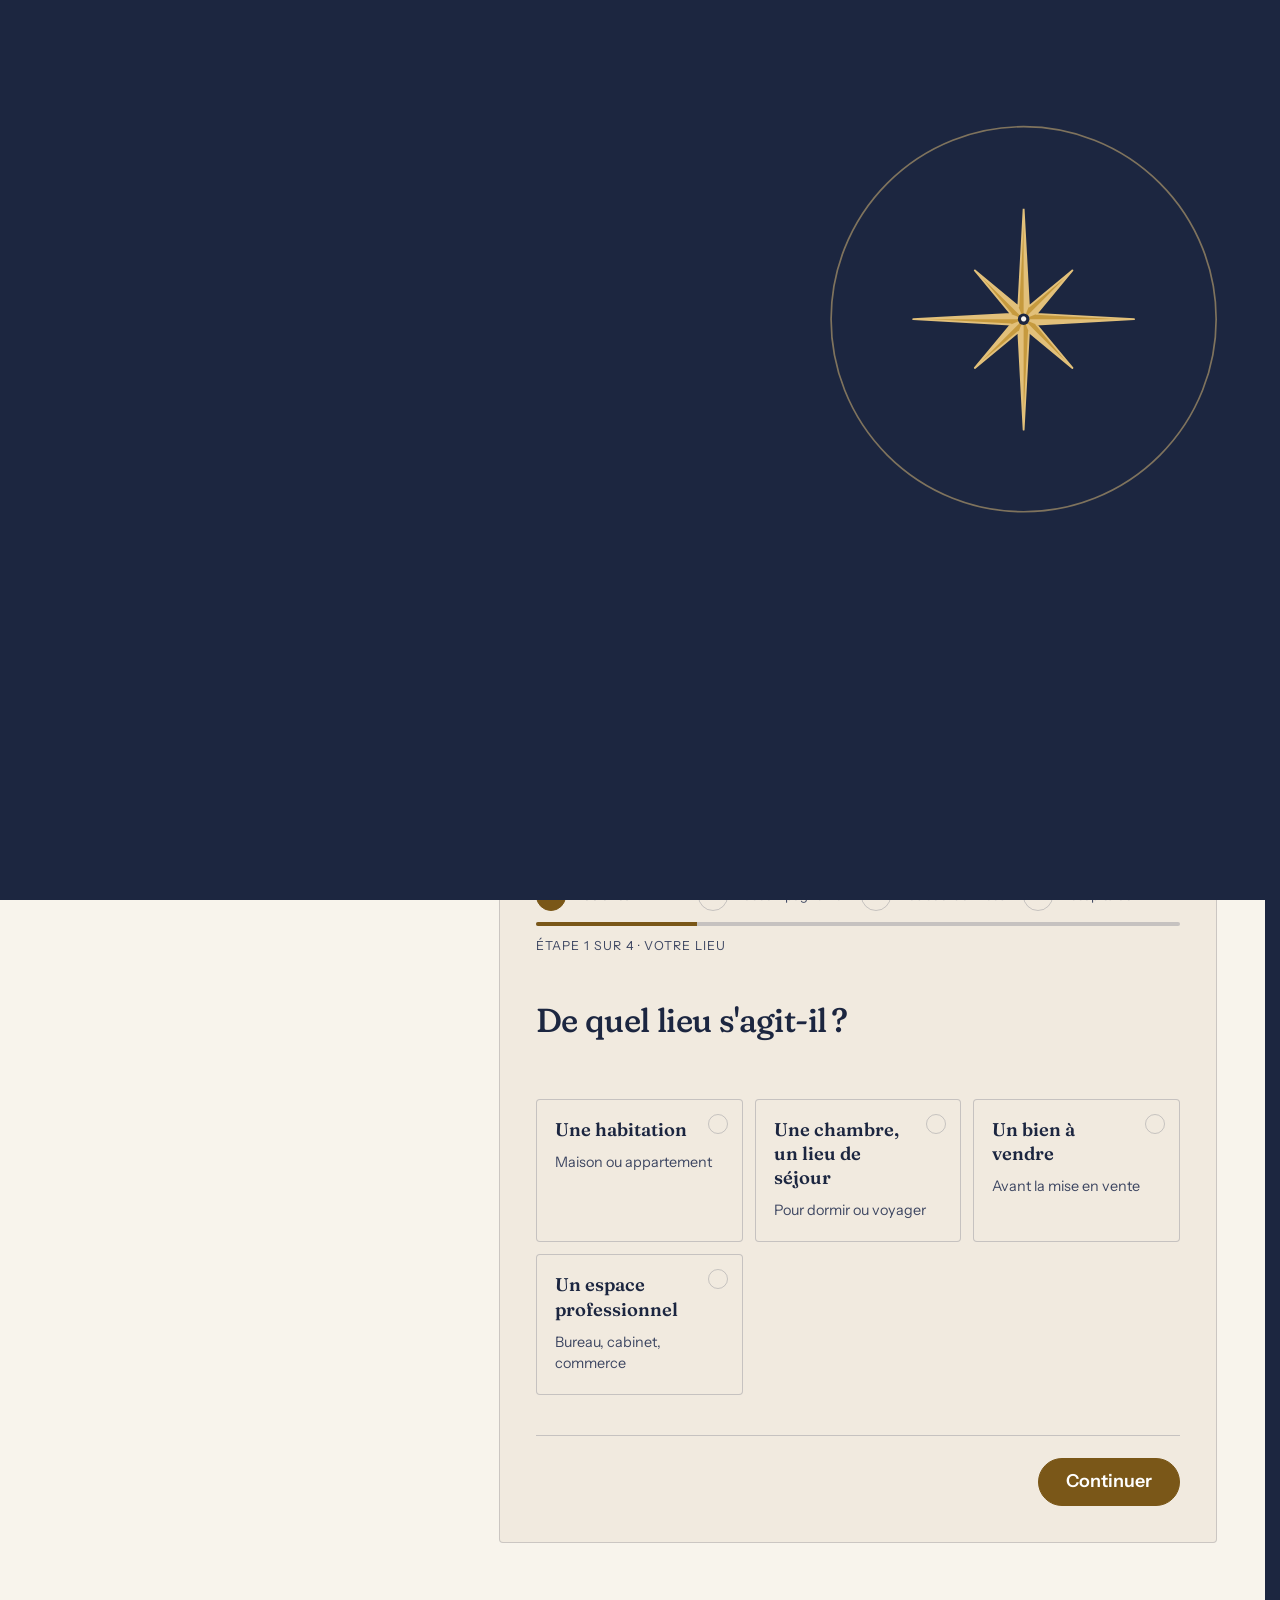
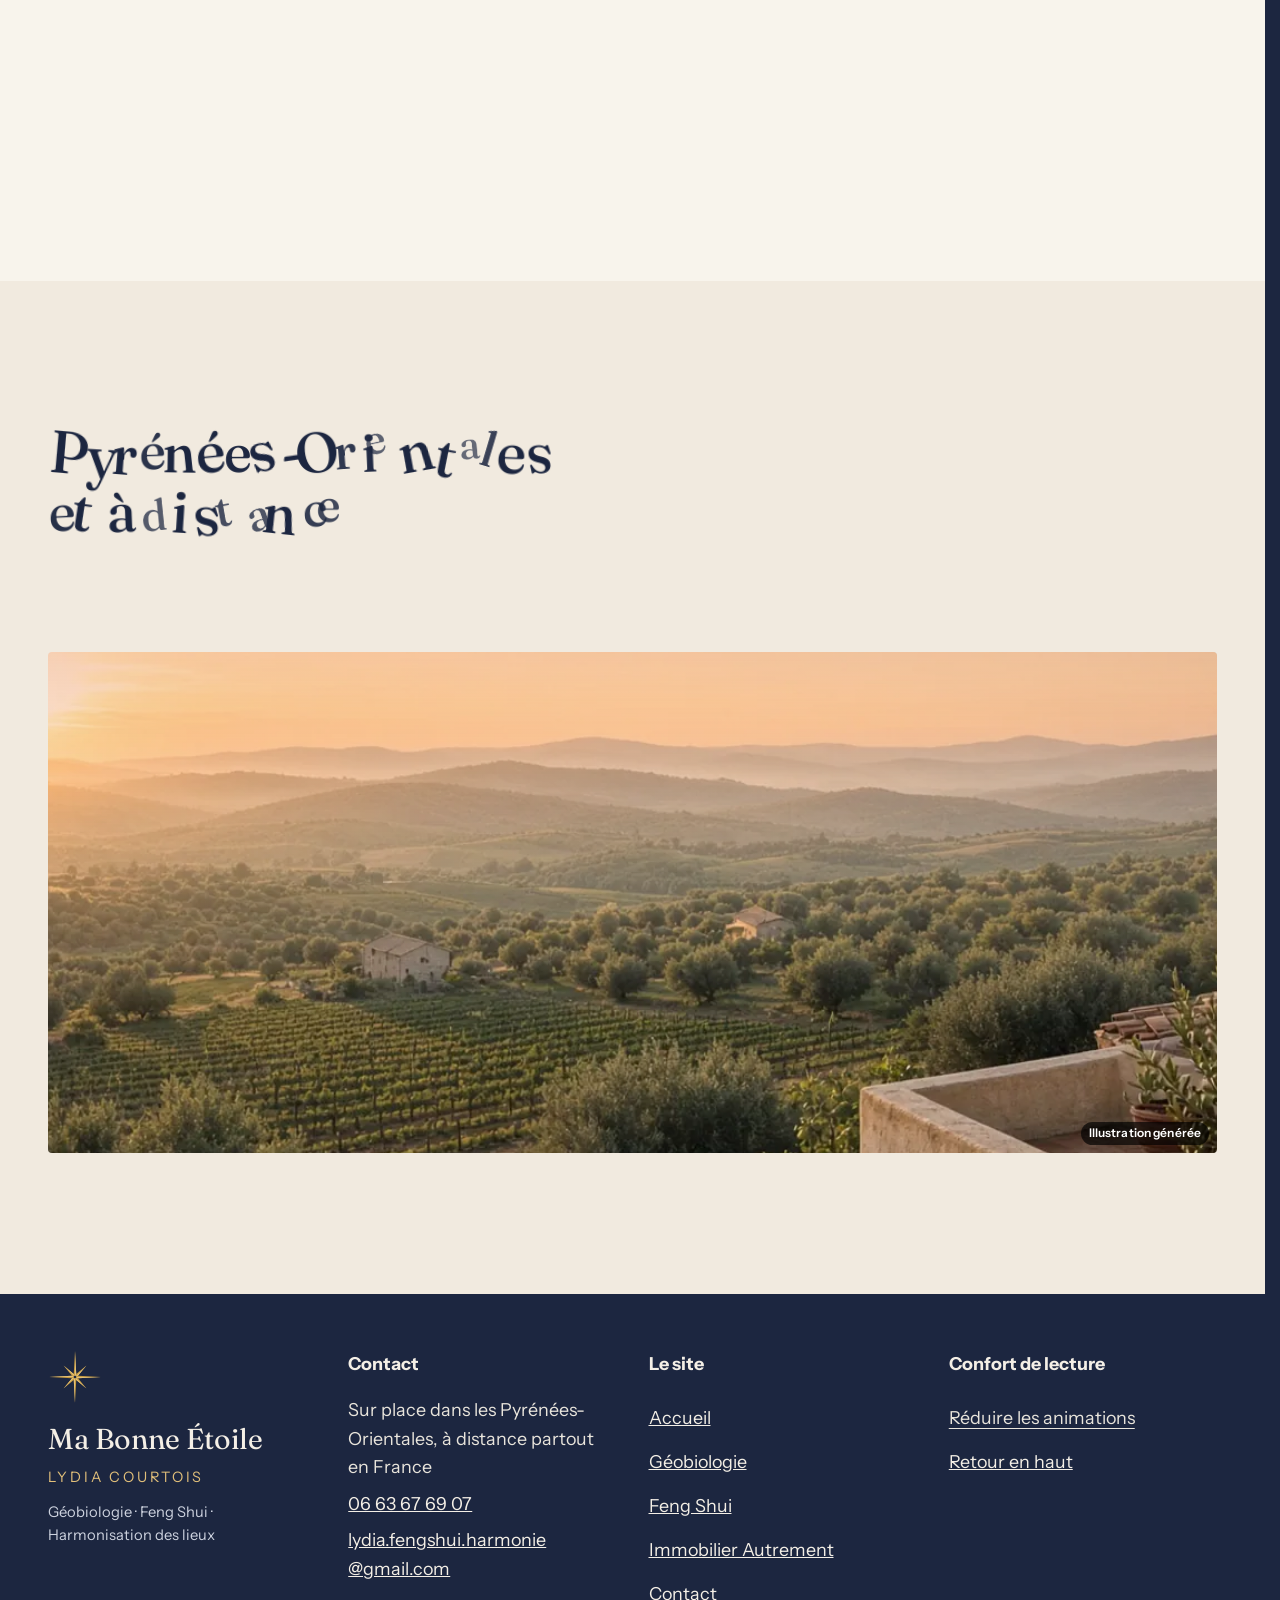
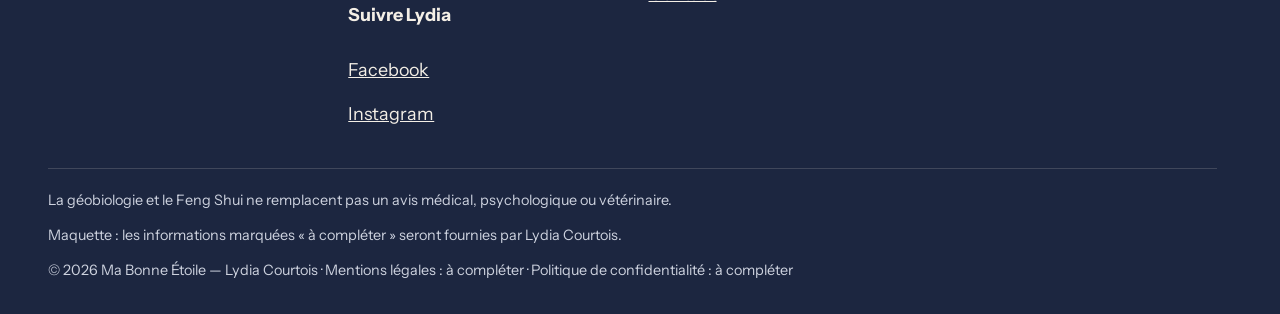
<file: contact.html>
<!doctype html>
<html lang="fr" data-v="3">
<head>
<meta charset="utf-8">
<meta name="viewport" content="width=device-width, initial-scale=1, viewport-fit=cover">
<title>Contact — Ma Bonne Étoile, Lydia Courtois</title>
<meta name="description" content="Parlons de votre lieu : 06 63 67 69 07, sur place dans les Pyrénées-Orientales, à distance partout en France.">
<meta name="robots" content="noindex, nofollow">
<link rel="canonical" href="https://lydiacourtois-maquette.vercel.app/contact">
<style>:root{--fond:#f1eadf;--texte:#1c2640;--voile-fond:#1c2640;--ouverture-fond:#1c2640;--menu-fond:#1c2640}:root { --entete-h: 72px; --barres-h: 0px; } html { background: var(--fond); color: var(--texte); scrollbar-gutter: stable; } body { margin: 0; background: var(--fond); } html.js:not(.calme):not(.secours):not([data-arrivee="retour"]) [data-anime] { opacity: 0; } html.js:not(.calme):not(.secours):not([data-arrivee="retour"]) [data-anime].vu { opacity: 1; } [data-voile] { position: fixed; inset: 0; z-index: 900; background: var(--voile-fond); transform: translateY(100%); visibility: hidden; pointer-events: none; } html[data-arrivee="voile"]:not(.voile-leve):not(.calme):not(.secours) [data-voile] { transform: none; visibility: visible; } html.calme [data-voile], html.secours [data-voile] { visibility: hidden !important; } .ouverture-panneau { position: fixed; inset: 0; z-index: 850; display: none; place-content: center; justify-items: center; background: var(--ouverture-fond, var(--voile-fond)); color: var(--fond); text-align: center; } html.js[data-arrivee="intro"]:not(.calme):not(.secours):not(.intro-finie) .ouverture-panneau { display: grid; } html.defilement-bloque, html.defilement-bloque body, html.js[data-arrivee="intro"]:not(.calme):not(.secours):not(.intro-finie), html.js[data-arrivee="intro"]:not(.calme):not(.secours):not(.intro-finie) body, html[data-arrivee="voile"]:not(.voile-leve):not(.calme):not(.secours), html[data-arrivee="voile"]:not(.voile-leve):not(.calme):not(.secours) body { overflow: hidden; } html.js[data-arrivee="intro"]:not(.calme):not(.secours):not(.intro-finie) { background-color: var(--ouverture-fond, var(--voile-fond)); } html[data-arrivee="voile"]:not(.voile-leve):not(.calme):not(.secours) { background-color: var(--voile-fond); }</style>
<script>(function () {
var d = document.documentElement, ss = null, ls = null;
try { ss = window.sessionStorage; ls = window.localStorage; } catch (e) {}
d.classList.add('js');
var calme = false;
try { calme = !!ls && ls.getItem('socle:calme') === 'oui'; } catch (e) {}
if (!calme && window.matchMedia && matchMedia('(prefers-reduced-motion: reduce)').matches) calme = true;
if (calme) d.classList.add('calme');
var nav = performance.getEntriesByType ? performance.getEntriesByType('navigation')[0] : null;
var type = nav ? nav.type : 'navigate';
var depart = null;
try { depart = JSON.parse(ss.getItem('socle:depart') || 'null'); ss.removeItem('socle:depart'); } catch (e) {}
if (depart && !(Date.now() - depart.t < 15000)) depart = null;
var retourSection = false;
try { retourSection = !!ss.getItem('socle:calme-retour'); } catch (e) {}
var mode = type === 'back_forward' || retourSection ? 'retour' : type === 'reload' ? 'intro' : depart ? 'voile' : 'intro';
d.setAttribute('data-arrivee', mode);
if (mode === 'voile' && depart.couleur) d.style.setProperty('--voile-fond', depart.couleur);
if (type === 'reload' && 'scrollRestoration' in history) {
if (!retourSection) history.scrollRestoration = 'manual';
}
try {
var choisie = ls && ls.getItem('socle:langue');
var langue = (d.lang || '').slice(0, 2);
if (choisie && choisie !== langue && type === 'navigate' && !depart) {
var alt = document.querySelector('link[rel="alternate"][hreflang="' + choisie + '"]');
if (alt) location.replace(new URL(alt.href).pathname + location.search + location.hash);
}
} catch (e) {}
setTimeout(function () { if (!d.classList.contains('demarre')) d.classList.add('secours'); }, 2000);
})();</script>
<link rel="preload" href="/assets/polices/fraunces.woff2" as="font" type="font/woff2" crossorigin>
<link rel="stylesheet" href="/assets/css/socle.css?v=3">
<link rel="stylesheet" href="/assets/css/modules.css?v=3">
<link rel="stylesheet" href="/assets/css/site.css?v=3">
<link rel="modulepreload" href="/assets/js/site.js?v=3">
<link rel="modulepreload" href="/assets/js/socle/index.js?v=3">
<script src="/assets/vendor/gsap.min.js" defer></script>
<script src="/assets/vendor/ScrollTrigger.min.js" defer></script>
<script src="/assets/vendor/SplitText.min.js" defer></script>
<script type="module" src="/assets/js/site.js?v=3"></script>
<meta name="theme-color" content="#f1eadf">
<link rel="icon" href="/assets/images/favicon.svg" type="image/svg+xml">
<link rel="apple-touch-icon" href="/assets/images/apple-touch-icon.png">
<meta property="og:type" content="website">
<meta property="og:site_name" content="Ma Bonne Étoile">
<meta property="og:locale" content="fr_FR">
<meta property="og:title" content="Contact — Ma Bonne Étoile, Lydia Courtois">
<meta property="og:description" content="Parlons de votre lieu : 06 63 67 69 07, sur place dans les Pyrénées-Orientales, à distance partout en France.">
<meta property="og:url" content="https://lydiacourtois-maquette.vercel.app/contact">
<meta property="og:image" content="https://lydiacourtois-maquette.vercel.app/assets/partage/contact-fr.jpg">
<meta property="og:image:width" content="1200">
<meta property="og:image:height" content="630">
<meta property="og:image:alt" content="Contact : plaine de vignes et d&#39;oliviers au lever du soleil">
<meta name="twitter:card" content="summary_large_image">
<script type="application/ld+json">{"@context":"https://schema.org","@type":"ProfessionalService","name":"Ma Bonne Étoile — Lydia Courtois","url":"https://lydiacourtois-maquette.vercel.app/","telephone":"+33663676907","email":"lydia.fengshui.harmonie@gmail.com","areaServed":["Pyrénées-Orientales","France"],"sameAs":["https://www.facebook.com/lydia.fengshui.harmonie","https://www.instagram.com/lydia.feng.shui.harmonie"],"description":"Géobiologie, Feng Shui tibétain et Immobilier Autrement : accompagnements sur place dans les Pyrénées-Orientales et à distance partout en France."}</script>
</head>
<body id="haut" class="page-contact">
<div data-voile data-forme="etoile" aria-hidden="true"><div class="voile-contenu"><svg class="etoile voile-etoile" viewBox="-100 -100 200 200" aria-hidden="true" focusable="false"><polygon class="etoile-corps" points="0.0,-96.0 4.6,-11.1 42.4,-42.4 11.1,-4.6 96.0,0.0 11.1,4.6 42.4,42.4 4.6,11.1 0.0,96.0 -4.6,11.1 -42.4,42.4 -11.1,4.6 -96.0,0.0 -11.1,-4.6 -42.4,-42.4 -4.6,-11.1"/><path class="etoile-relief" d="M0 0L0.0 -96.0L4.6 -11.1ZM0 0L42.4 -42.4L11.1 -4.6ZM0 0L96.0 0.0L11.1 4.6ZM0 0L42.4 42.4L4.6 11.1ZM0 0L0.0 96.0L-4.6 11.1ZM0 0L-42.4 42.4L-11.1 4.6ZM0 0L-96.0 0.0L-11.1 -4.6ZM0 0L-42.4 -42.4L-4.6 -11.1Z"/><circle class="etoile-coeur" r="5"/></svg><span data-voile-libelle>Contact</span></div></div>
<div class="ouverture-panneau" data-ouverture aria-hidden="true">
  <svg class="ouverture-plan" viewBox="0 0 1000 600" preserveAspectRatio="xMidYMid slice" aria-hidden="true"><path d="M150 90 H850 V510 H150 Z M150 300 H420 M420 90 V510 M620 90 V300 M620 300 H850 M520 510 V420 M300 300 V510"/><path class="ouverture-porte" d="M480 510 A60 60 0 0 1 540 450"/></svg>
  <div class="ouverture-objet" data-ouverture-objet><svg class="etoile ouverture-etoile" viewBox="-100 -100 200 200" aria-hidden="true" focusable="false"><polygon class="etoile-corps" points="0.0,-96.0 4.6,-11.1 42.4,-42.4 11.1,-4.6 96.0,0.0 11.1,4.6 42.4,42.4 4.6,11.1 0.0,96.0 -4.6,11.1 -42.4,42.4 -11.1,4.6 -96.0,0.0 -11.1,-4.6 -42.4,-42.4 -4.6,-11.1"/><path class="etoile-relief" d="M0 0L0.0 -96.0L4.6 -11.1ZM0 0L42.4 -42.4L11.1 -4.6ZM0 0L96.0 0.0L11.1 4.6ZM0 0L42.4 42.4L4.6 11.1ZM0 0L0.0 96.0L-4.6 11.1ZM0 0L-42.4 42.4L-11.1 4.6ZM0 0L-96.0 0.0L-11.1 -4.6ZM0 0L-42.4 -42.4L-4.6 -11.1Z"/><circle class="etoile-coeur" r="5"/></svg></div>
  <p class="ouverture-nom"><span class="ouverture-signature">Lydia Courtois</span>Ma Bonne Étoile</p>
  <span class="ouverture-trait"></span>
  <p class="ouverture-ligne">Géobiologie · Feng Shui · Immobilier Autrement</p>
</div>
<a class="evitement" href="#contenu">Aller au contenu</a>
<header data-entete>
  <div class="entete-rangee">
    <a class="entete-logo" href="/" aria-label="Ma Bonne Étoile, Lydia Courtois" data-libelle="Accueil">
      <img src="/assets/images/logo-480.webp" srcset="/assets/images/logo-480.webp 480w, /assets/images/logo-960.webp 960w" sizes="160px" alt="Ma Bonne Étoile, Lydia Courtois" width="480" height="146">
    </a>
    <nav data-nav aria-label="Navigation principale">
      <ul><li><a href="/geobiologie" data-libelle="Géobiologie">Géobiologie</a></li><li><a href="/feng-shui" data-libelle="Feng Shui">Feng Shui</a></li><li><a href="/immobilier-autrement" data-libelle="Immobilier Autrement">Immobilier Autrement</a></li><li><a href="/contact" data-libelle="Contact" aria-current="page">Contact</a></li></ul>
    </nav>
    <div class="entete-actions">
      <a class="bouton" href="/contact#demande" data-libelle="Contact">Me contacter</a>
      <button type="button" data-menu-bouton aria-controls="menu" aria-expanded="false" data-libelle-ouvrir="Menu" data-libelle-fermer="Fermer"><span data-libelle-bouton>Menu</span></button>
    </div>
  </div>
</header>
<div id="menu" data-menu role="dialog" aria-modal="true" aria-label="Menu">
  <ul><li style="--i:0"><a href="/" class="menu-lien" data-libelle="Accueil">Accueil</a></li><li style="--i:1"><a href="/geobiologie" class="menu-lien" data-libelle="Géobiologie">Géobiologie</a></li><li style="--i:2"><a href="/feng-shui" class="menu-lien" data-libelle="Feng Shui">Feng Shui</a></li><li style="--i:3"><a href="/immobilier-autrement" class="menu-lien" data-libelle="Immobilier Autrement">Immobilier Autrement</a></li><li style="--i:4"><a href="/contact" class="menu-lien" data-libelle="Contact" aria-current="page">Contact</a></li></ul>
  <p><a class="bouton" href="tel:+33663676907">Appeler 06 63 67 69 07</a></p>
  <p><button type="button" class="lien" data-calme-bascule data-libelle-reduire="Réduire les animations" data-libelle-retablir="Rétablir les animations" data-libelle-systeme="Animations réduites par le réglage de votre appareil"><span data-libelle-bouton>Réduire les animations</span></button></p>
</div>
<main id="contenu" tabindex="-1" data-grille="fil" data-module="fil-conducteur">
<section class="contact-ouv papier" id="debut">
  <div class="conteneur contact-grille">
    <div>
      <p class="surtitre" data-anime="gsap">Contact</p>
      <h1 data-axes-ouv data-grille="typo" data-effet="titre-qui-s-apaise"><span class="ligne-masque"><span class="ouv-ligne" data-anime="gsap">Parlons de votre lieu.</span></span></h1>
      <a class="numero" href="tel:+33663676907" data-action-principale data-anime="gsap" aria-label="Appeler le 06 63 67 69 07">06 63 67 69 07</a>
      <p class="info-cle" data-info-cle data-anime="gsap">Sur place dans les Pyrénées-Orientales · à distance partout en France</p>
      <p class="contact-coords" data-anime="gsap"><a href="mailto:lydia.fengshui.harmonie@gmail.com">lydia.fengshui.harmonie@gmail.com</a><span class="a-completer">Horaires : à compléter</span></p>
    </div>
    <figure class="carte" data-iris-centre data-visuel>
      <svg viewBox="0 0 400 385" role="img" aria-label="Carte de France : les Pyrénées-Orientales, où Lydia se déplace ; ailleurs en France, l&#39;accompagnement se fait à distance.">
        <path class="france" d="M333.7 142.1L333.2 142.4L332.0 142.5L330.8 142.0L329.8 142.5L330.1 144.1L329.4 144.3L328.6 144.8L328.5 145.9L327.9 145.9L327.8 146.7L327.0 147.2L326.9 147.8L328.0 147.9L330.0 147.6L330.5 147.2L331.5 147.7L331.9 148.4L331.4 149.1L330.6 149.6L330.0 150.3L328.6 150.6L329.0 152.3L328.6 152.8L327.0 154.0L326.3 155.5L324.7 156.9L323.7 157.3L323.1 157.7L323.1 158.4L322.5 158.5L321.8 159.4L322.4 160.1L322.0 160.5L320.9 160.9L320.2 162.1L319.1 162.3L318.3 162.8L317.0 163.2L316.4 163.0L315.1 164.6L314.7 164.8L315.6 166.4L315.4 167.9L315.0 168.7L314.8 169.9L315.4 170.4L314.5 171.7L313.7 172.0L313.6 172.4L312.3 173.4L310.7 174.3L309.1 176.0L307.7 177.3L306.4 178.3L305.9 178.8L306.7 179.5L307.2 180.0L306.0 181.5L305.5 182.6L304.9 183.3L305.2 184.2L304.6 185.2L305.6 185.4L307.5 187.1L306.2 189.2L306.2 190.0L305.7 190.4L306.3 191.7L305.7 192.2L305.3 191.9L303.8 192.2L303.0 192.9L302.3 193.1L301.9 193.8L302.7 194.3L301.7 196.4L302.5 196.0L304.1 196.1L304.3 195.6L305.4 195.6L306.3 196.1L307.7 195.4L308.0 194.6L309.3 193.5L310.5 193.1L311.4 192.0L311.3 191.5L310.2 191.8L309.4 190.7L309.6 189.7L310.5 187.8L311.2 187.1L312.3 187.0L312.6 187.7L313.5 188.2L314.1 187.4L315.7 186.9L316.1 186.1L316.9 185.6L317.8 186.0L318.9 185.7L320.2 185.6L322.6 185.5L324.4 186.1L324.9 186.6L323.9 187.6L324.3 188.5L325.3 189.2L325.5 189.8L326.5 190.4L326.2 191.6L325.8 191.8L324.8 193.6L325.0 194.4L324.5 195.2L324.6 196.2L325.1 196.5L327.4 196.8L327.0 197.9L327.2 198.3L326.7 199.6L327.1 199.9L328.1 199.1L328.9 199.7L329.8 201.4L330.3 201.6L330.8 202.4L330.7 203.2L331.2 203.4L331.4 204.7L330.7 205.0L330.3 205.7L330.3 206.2L329.9 206.9L328.8 207.2L328.5 207.7L327.3 207.9L326.7 207.8L325.2 208.1L324.8 208.9L325.1 209.3L324.8 210.4L324.9 212.5L326.0 214.0L327.6 214.5L327.5 215.0L328.4 215.6L329.3 215.4L330.2 215.9L329.8 216.5L329.6 217.9L330.0 218.5L329.9 220.2L330.3 220.8L330.2 221.3L331.4 221.6L331.4 222.3L332.9 222.7L333.3 224.1L334.3 224.5L335.2 225.1L334.7 226.1L334.6 226.9L333.9 227.4L333.8 228.2L333.3 228.3L333.5 229.5L333.9 230.2L333.9 231.1L333.1 231.8L332.0 233.0L331.6 232.3L330.7 232.7L329.2 233.0L328.9 234.2L328.3 234.5L327.3 234.6L327.0 235.1L327.3 235.8L326.0 236.2L325.1 235.4L323.8 234.9L323.1 235.9L322.3 235.5L321.4 235.7L321.2 236.3L320.1 236.9L320.0 237.3L321.0 238.4L320.9 239.2L321.2 240.4L322.7 240.4L323.2 240.6L323.4 241.4L323.0 241.6L323.7 242.4L323.4 243.5L323.4 245.0L323.9 245.1L324.9 246.2L326.4 247.2L327.8 247.4L328.4 246.7L329.4 247.4L330.4 247.6L330.7 248.7L330.2 249.6L330.8 250.7L330.8 251.5L331.4 252.4L332.0 252.6L332.3 253.9L331.8 254.0L330.8 253.5L329.8 253.6L329.0 254.4L328.8 255.0L329.1 256.1L328.8 256.4L328.3 257.4L328.3 258.2L327.8 258.8L326.8 259.1L326.2 259.9L326.5 261.3L327.0 262.0L327.6 262.4L327.7 263.0L328.5 263.5L328.5 263.9L327.3 264.2L327.4 266.1L327.1 266.6L328.1 267.0L328.2 267.6L329.1 268.6L329.0 269.1L330.0 269.8L330.1 270.9L330.4 271.5L331.2 272.0L332.1 271.7L333.2 272.3L334.0 272.9L334.5 272.7L335.7 273.6L336.1 274.2L336.6 274.0L337.0 274.6L337.8 275.3L339.5 275.1L340.0 276.2L340.8 276.0L341.8 276.2L341.9 275.8L342.7 275.9L344.0 275.2L345.4 275.1L345.9 274.8L346.9 275.0L347.8 273.9L348.8 274.0L348.5 274.8L348.4 275.6L348.6 276.2L349.7 277.6L349.7 278.3L349.3 279.3L348.3 279.7L348.5 281.0L348.0 281.9L346.8 282.7L346.5 282.6L345.8 283.4L345.4 284.3L345.4 285.0L344.1 285.6L343.7 286.4L344.3 288.7L344.6 289.3L343.5 290.1L343.2 290.8L342.7 290.4L341.4 291.4L341.4 291.8L340.4 292.1L340.0 291.9L339.4 292.3L339.1 292.9L338.3 293.3L338.0 293.0L336.8 293.2L336.3 294.3L335.8 295.0L335.5 294.5L334.5 294.6L334.0 295.3L333.5 297.2L333.5 298.4L332.9 297.9L332.0 298.3L331.7 298.8L330.6 298.7L329.5 298.9L328.9 299.3L328.5 300.1L328.9 300.5L328.7 301.3L328.4 301.5L328.1 302.6L327.6 302.9L327.2 303.6L326.3 303.5L326.3 304.1L325.4 304.0L324.2 304.3L323.8 303.7L322.9 304.5L322.9 305.1L322.4 306.0L322.3 306.9L321.4 307.1L321.1 307.9L318.8 309.5L318.9 310.1L319.8 310.1L320.3 309.7L321.0 310.0L321.4 309.5L321.9 310.0L321.7 310.5L321.0 311.1L321.2 312.4L320.4 313.2L319.8 314.2L319.0 313.2L318.1 313.1L316.4 314.5L315.4 314.4L313.9 314.6L313.0 315.1L312.7 315.8L312.9 317.0L312.0 316.9L311.5 316.3L310.4 315.8L309.5 316.0L308.6 315.9L307.8 316.3L307.3 317.0L307.0 318.1L307.2 319.4L306.1 319.0L306.5 318.6L306.3 317.5L305.0 317.1L303.8 317.5L303.5 316.8L303.1 316.4L301.3 316.3L300.7 315.6L300.2 316.1L300.6 317.1L299.4 317.8L299.0 318.7L298.2 318.6L297.6 317.4L297.8 316.3L296.7 315.9L296.9 315.3L295.4 315.1L295.2 314.7L294.6 314.8L293.9 313.4L293.4 313.1L292.6 313.1L292.0 314.1L291.1 313.6L290.1 312.1L289.5 312.7L288.0 312.2L286.3 312.1L285.5 312.3L284.9 312.0L285.1 311.4L285.8 310.8L285.6 309.9L285.0 309.3L285.6 308.2L284.5 306.4L283.7 306.3L282.6 307.2L281.7 307.5L280.5 307.3L280.2 307.5L276.6 307.5L276.1 306.9L276.3 306.4L275.0 304.6L274.7 303.7L273.7 303.4L273.1 303.9L271.9 304.4L271.5 305.7L272.2 306.3L271.7 307.4L271.1 307.5L269.7 306.8L267.9 306.7L266.4 306.8L264.3 306.3L263.7 305.8L263.5 305.1L264.4 304.7L264.2 303.5L263.7 303.0L262.4 302.5L261.0 302.4L259.3 302.8L258.8 302.6L254.6 302.3L252.9 301.8L251.8 301.1L251.5 300.4L252.1 299.4L251.1 298.6L249.9 298.4L248.6 298.6L247.5 299.1L245.8 300.1L244.3 301.3L242.8 303.1L240.8 304.1L240.9 304.6L240.0 305.0L239.1 305.0L237.5 306.5L236.3 307.9L235.0 309.8L233.8 309.6L232.8 309.0L231.6 309.3L230.4 309.8L228.2 311.5L227.6 312.1L225.9 314.0L224.9 315.4L223.6 317.8L223.1 319.0L222.2 322.1L222.2 323.3L222.7 323.8L222.2 327.0L222.1 328.5L222.1 331.2L222.0 333.3L222.1 335.4L222.3 336.6L222.4 338.4L222.6 338.9L223.4 339.4L223.9 339.3L224.8 339.8L224.4 340.2L224.7 341.1L225.2 341.2L225.3 342.0L225.8 342.9L224.4 342.8L223.4 343.3L222.4 342.1L222.2 341.4L221.4 341.7L220.8 341.4L220.2 341.7L219.6 341.1L219.0 342.0L217.3 341.8L216.7 342.0L216.0 342.8L215.6 343.6L214.8 343.8L214.3 343.3L213.3 343.5L212.2 344.1L211.7 344.8L212.1 346.6L210.5 346.4L209.5 346.0L208.9 346.1L208.5 346.9L207.4 346.6L207.0 346.7L206.5 345.9L205.6 345.2L205.7 344.8L203.3 344.0L202.2 343.2L201.8 343.4L200.8 342.8L200.5 343.1L199.3 343.7L198.0 343.4L197.3 343.8L196.9 345.0L196.2 345.4L196.1 345.8L194.4 346.1L193.4 345.8L192.7 344.6L192.6 343.4L192.2 343.1L192.0 342.2L191.5 342.5L190.7 342.4L190.5 341.9L189.7 341.6L189.5 341.3L188.4 340.8L187.3 340.9L186.4 340.6L186.3 339.7L186.6 338.3L187.1 337.8L187.9 337.4L187.6 337.2L186.3 336.8L186.6 335.9L185.1 335.4L184.6 335.6L183.9 335.2L183.0 335.3L182.5 335.1L181.8 334.3L181.5 334.2L180.2 334.6L179.6 334.4L179.3 335.3L179.5 335.8L178.9 336.3L178.5 336.2L178.0 335.4L177.8 334.2L177.1 333.6L177.1 333.0L176.2 332.4L176.3 331.8L175.4 331.5L174.1 331.9L173.4 331.8L172.7 331.3L172.4 331.6L170.9 332.0L170.1 331.3L170.0 330.2L169.4 329.6L168.4 329.2L166.0 329.0L165.4 328.2L164.4 328.8L162.6 327.4L161.1 326.9L160.7 327.0L159.3 326.5L158.5 326.0L157.2 326.9L157.5 327.5L157.5 328.3L156.8 329.1L157.0 329.9L157.8 332.1L157.5 332.8L155.8 332.5L155.2 332.6L153.7 332.3L153.4 332.7L152.3 332.4L151.1 332.8L150.2 332.6L149.9 331.9L149.0 331.5L148.1 332.2L148.0 333.1L147.2 333.4L146.5 332.6L146.3 331.8L145.4 331.7L144.8 331.3L144.0 331.0L143.6 331.5L142.9 331.5L142.3 332.0L141.7 331.7L140.5 332.6L139.9 332.3L138.9 333.0L137.6 332.7L137.3 331.7L136.4 331.6L134.9 328.6L134.4 329.0L132.7 328.1L131.7 327.1L130.7 326.5L130.5 327.0L129.7 327.0L129.2 327.9L128.5 328.5L128.1 328.2L127.1 328.6L125.3 327.5L124.9 328.0L125.0 328.5L124.4 328.7L124.2 329.4L123.7 329.1L123.7 328.2L123.1 328.3L122.8 327.2L121.5 326.3L120.7 325.1L120.2 325.3L119.4 324.8L119.2 324.0L119.4 323.6L118.7 321.8L117.7 322.0L117.1 322.5L115.6 322.5L114.7 322.0L113.4 322.4L111.9 321.4L111.8 321.0L109.7 320.5L108.9 319.7L108.3 320.1L107.4 319.1L107.0 319.2L105.7 318.4L105.2 318.9L104.7 318.8L104.2 318.1L103.5 317.8L103.8 316.8L104.3 315.9L103.2 316.1L102.5 316.9L102.6 317.4L102.3 319.4L99.9 318.7L99.1 317.3L99.1 316.9L100.6 315.5L100.6 314.6L100.9 314.2L101.0 313.5L101.5 313.0L101.5 310.5L100.7 309.7L100.0 310.0L98.4 309.3L98.2 308.9L96.5 309.1L96.7 309.6L96.2 310.6L95.3 310.6L94.7 309.3L95.0 308.6L93.7 308.1L93.0 308.2L92.0 308.8L91.3 306.9L90.5 306.6L90.4 305.7L91.2 305.6L94.5 304.4L95.5 303.4L96.6 301.3L97.0 300.9L97.6 299.5L98.5 297.9L99.4 296.0L99.9 294.2L100.0 292.4L100.8 288.7L101.7 284.4L102.7 278.8L103.3 275.8L104.4 268.3L105.0 262.4L105.1 260.5L104.9 259.2L105.7 258.1L106.4 256.2L106.4 255.5L106.7 254.7L107.5 254.6L108.1 255.3L109.7 255.5L110.1 255.3L111.5 255.2L111.3 254.1L110.4 252.9L109.0 251.5L108.7 251.4L107.4 250.2L107.0 250.9L107.2 251.4L105.9 252.8L105.5 253.9L105.2 255.5L104.8 255.9L105.1 252.7L105.8 247.1L106.4 241.7L106.8 237.0L107.5 229.5L107.6 227.1L107.6 225.0L107.8 223.8L107.7 222.6L108.2 221.0L109.2 219.8L109.5 219.0L110.3 219.1L110.9 220.0L110.9 221.0L111.8 221.7L112.6 222.9L113.7 223.7L114.7 224.9L116.4 226.3L117.3 227.5L118.3 229.8L118.7 231.4L119.0 233.8L120.6 238.2L121.4 239.3L122.6 240.7L123.1 239.6L121.9 238.3L121.4 237.0L121.0 236.3L120.9 234.6L120.4 232.6L120.0 230.0L119.6 228.3L119.2 226.7L118.6 225.2L117.4 223.1L116.1 221.5L113.8 219.6L113.0 219.2L112.1 218.4L112.1 217.6L111.7 217.0L110.6 216.7L109.8 216.0L108.8 215.6L107.7 214.7L106.2 213.7L105.5 213.3L105.3 210.3L106.2 209.7L106.7 210.0L108.3 209.4L107.7 207.9L107.8 207.1L108.5 207.3L109.2 206.7L109.9 205.0L109.8 204.2L110.2 203.6L109.2 202.0L110.2 201.9L110.5 201.2L110.1 199.7L109.5 199.5L109.2 197.9L108.8 197.6L108.4 196.6L107.2 196.1L107.1 195.6L106.3 195.9L105.8 195.1L106.5 193.9L106.5 193.2L107.3 192.8L108.0 192.0L108.1 191.6L108.9 191.3L108.4 189.4L107.4 189.0L106.4 189.1L106.6 189.7L106.3 190.2L106.3 191.1L104.3 189.4L102.5 188.1L101.9 187.8L101.0 188.2L100.3 187.9L99.2 188.1L98.6 186.5L98.2 185.9L97.4 185.4L97.0 185.6L95.3 185.3L92.6 183.8L91.3 182.8L90.7 182.1L89.7 182.0L89.5 180.9L88.6 177.5L87.6 176.5L86.3 174.3L85.6 174.2L85.1 173.1L82.7 170.6L80.8 169.2L80.4 166.4L81.3 166.3L81.8 165.2L83.1 164.0L83.9 161.7L85.2 160.9L84.5 159.6L83.8 159.1L83.2 158.3L81.6 157.7L80.4 157.5L79.8 157.2L78.8 157.1L78.5 156.8L78.5 156.0L80.1 155.4L80.3 153.7L79.7 152.8L80.0 152.5L80.0 151.4L79.6 150.9L78.0 151.9L77.3 152.5L76.4 152.7L75.4 151.9L74.6 151.0L73.8 150.9L72.6 151.7L72.2 151.4L70.6 150.7L70.9 149.0L70.4 147.8L69.4 147.2L70.1 146.8L71.5 145.7L72.4 145.2L72.2 144.3L71.6 144.5L71.1 143.9L71.3 143.2L71.0 142.6L72.6 142.4L71.9 141.7L70.5 141.2L69.8 141.3L69.6 141.7L68.2 141.6L68.2 141.0L66.9 140.6L66.9 141.0L66.1 142.4L65.1 142.0L63.3 142.4L63.0 142.8L61.5 142.3L61.5 141.7L60.8 140.8L59.8 140.5L59.9 139.8L60.6 139.7L61.1 140.6L62.3 140.3L62.7 140.0L63.9 140.8L64.6 140.1L65.1 139.2L65.2 138.5L64.0 137.7L64.1 136.8L63.0 137.5L62.0 137.7L61.4 137.5L60.4 138.1L60.3 139.0L59.1 138.4L58.7 139.1L57.3 139.6L56.7 138.9L54.8 139.6L54.0 139.5L53.7 140.9L54.2 142.4L54.8 142.9L53.9 143.2L53.2 142.1L53.2 141.1L53.7 140.3L53.6 139.1L53.1 138.0L52.1 137.4L51.7 136.6L51.7 135.7L52.2 135.0L52.8 135.1L53.9 134.1L53.9 133.4L53.0 132.8L52.6 132.9L52.6 134.2L51.4 135.6L51.5 136.5L50.0 135.1L49.5 134.2L48.1 133.9L47.9 133.1L46.8 134.2L45.6 134.2L45.0 134.5L43.8 133.1L43.2 132.0L42.9 131.0L43.3 130.1L42.8 129.7L42.7 128.9L43.1 128.4L42.7 128.9L42.6 129.5L43.1 130.2L42.7 131.8L42.0 131.6L40.5 131.5L39.2 131.1L38.8 131.2L37.3 130.1L36.6 130.7L35.5 130.8L35.0 130.4L34.2 130.5L32.8 128.8L31.9 127.0L30.7 126.2L30.4 127.1L30.7 128.2L29.0 128.5L28.2 127.8L26.7 127.8L25.6 128.4L25.3 127.3L24.7 127.9L25.2 128.8L25.8 129.1L25.1 130.3L24.2 130.6L22.8 130.7L22.0 130.3L20.2 130.5L19.8 129.4L20.6 129.1L20.6 128.0L20.1 126.6L19.5 125.3L18.6 123.9L17.7 123.1L16.2 122.2L15.4 121.9L14.7 122.4L13.3 121.7L12.8 121.2L12.3 121.5L11.0 121.3L10.6 119.9L11.7 120.0L11.9 119.6L13.1 119.7L14.3 119.1L15.0 119.3L15.6 118.9L16.8 119.0L17.4 118.5L18.4 118.5L19.9 118.0L21.7 118.9L22.3 118.2L22.4 117.4L22.7 117.1L22.7 116.3L22.0 116.0L22.1 115.4L21.8 114.7L21.0 114.2L20.1 114.3L19.8 113.8L17.5 113.0L16.4 113.3L15.9 114.8L15.0 115.7L15.0 114.1L14.7 113.2L15.3 112.8L14.9 112.2L14.2 112.4L13.6 112.1L14.6 111.0L14.3 109.7L15.0 109.0L15.2 109.5L15.0 110.7L15.5 111.1L16.0 110.7L16.4 111.3L17.7 110.8L18.5 110.8L18.9 111.4L19.6 111.5L20.9 111.1L21.7 110.6L22.7 110.7L23.0 111.3L24.0 110.6L22.4 109.9L21.1 109.9L21.5 109.1L20.1 108.8L19.9 109.5L18.0 109.4L18.0 108.6L19.1 106.9L18.5 106.6L18.2 107.2L17.6 107.1L16.3 107.5L15.4 108.2L15.1 108.0L13.5 109.0L13.0 109.0L11.6 108.3L11.2 108.4L10.8 109.2L9.0 109.3L9.1 108.1L9.3 107.6L9.0 107.0L9.0 106.3L8.4 106.0L8.9 104.6L9.4 103.7L8.9 102.5L9.4 101.7L9.3 101.4L10.2 100.3L10.9 99.8L11.5 99.9L13.0 99.4L13.5 99.6L14.0 98.9L14.8 98.7L14.9 97.7L15.9 97.2L16.4 97.8L18.3 97.2L18.7 96.4L19.2 96.4L20.6 95.6L21.5 95.8L22.7 96.7L24.0 96.7L24.4 95.8L25.0 95.2L27.1 94.9L28.5 95.1L28.6 94.5L29.2 94.1L30.1 94.2L30.6 93.6L31.0 93.9L30.8 94.5L30.9 95.6L31.5 96.5L32.7 96.1L33.1 97.0L34.3 97.5L34.0 96.7L34.3 96.2L34.1 95.2L35.0 94.6L35.9 94.6L36.5 94.3L37.4 94.4L38.2 95.0L39.4 94.9L39.8 95.8L39.4 96.3L40.0 95.8L41.5 95.8L41.4 94.0L42.2 93.6L42.4 92.7L41.5 91.8L41.6 91.2L42.8 90.6L42.6 89.8L43.1 89.5L44.6 89.8L45.6 90.8L46.5 90.7L47.0 90.1L47.6 89.9L48.6 89.2L50.2 89.3L50.7 88.4L51.4 88.1L51.9 89.3L52.8 88.6L54.0 88.1L54.8 88.0L55.1 89.6L55.9 90.1L57.0 89.8L57.2 90.7L56.1 91.2L57.1 92.0L58.7 92.1L59.3 92.5L58.9 93.8L59.4 94.3L60.4 94.7L60.6 95.7L61.3 95.7L62.1 96.6L62.4 98.2L62.3 98.9L63.4 99.2L63.6 99.8L65.0 100.4L65.0 101.3L65.6 102.4L66.2 102.2L66.1 101.3L67.5 101.5L67.4 101.1L68.1 100.5L69.4 99.2L71.2 98.3L71.8 97.7L71.9 96.6L72.8 96.5L73.4 97.0L74.8 96.4L76.1 95.7L76.6 96.2L76.1 97.3L75.5 97.8L76.2 98.2L76.5 97.7L77.5 96.9L79.1 99.4L79.9 99.5L80.4 99.1L80.1 98.4L81.3 98.4L80.8 97.4L81.6 97.1L82.7 97.0L83.2 97.5L83.8 97.7L83.7 98.2L84.3 99.1L84.5 100.0L85.4 101.2L86.1 101.0L85.7 100.6L84.9 98.8L84.4 98.3L84.0 97.2L84.0 96.6L84.8 96.2L85.5 95.2L86.4 94.9L87.2 95.0L87.6 94.7L88.8 94.9L89.1 95.4L88.4 95.9L88.2 96.7L88.9 98.0L90.8 98.5L93.9 98.2L96.4 97.6L97.1 97.4L97.9 97.9L98.9 97.9L99.8 97.5L101.2 96.6L98.7 95.2L98.1 95.0L97.4 93.4L96.7 93.2L96.3 92.6L96.4 90.6L96.3 89.8L95.4 89.2L95.9 88.8L96.2 88.1L96.4 86.8L96.9 86.4L97.1 85.5L96.6 85.1L96.6 82.7L95.7 81.9L95.3 79.6L95.4 78.4L95.7 77.5L95.4 75.0L95.9 73.5L95.1 73.6L94.7 74.3L94.1 73.2L93.8 72.2L92.5 69.9L92.2 69.8L91.1 68.4L89.9 68.0L89.5 66.9L89.4 64.8L88.9 64.1L88.7 62.5L87.9 62.2L87.8 61.3L88.5 60.9L89.0 60.1L88.9 58.2L88.5 57.0L87.5 56.4L86.1 56.0L86.4 55.3L86.1 54.8L86.2 54.0L86.9 54.0L87.9 54.8L88.5 54.4L89.0 54.6L89.5 55.4L90.8 55.8L92.4 55.8L93.2 56.1L93.6 56.7L94.7 56.6L94.9 57.1L97.8 56.7L98.7 56.2L99.1 55.2L99.5 55.4L100.5 54.9L101.9 54.8L103.8 55.3L104.6 55.2L104.5 55.8L105.4 56.9L105.7 58.6L105.0 58.5L104.7 59.3L103.9 59.7L103.5 60.9L103.6 61.4L105.0 63.7L106.7 65.6L107.4 66.6L107.5 67.2L107.1 67.8L107.5 68.2L108.7 68.7L109.8 67.4L111.1 67.3L112.2 67.0L113.6 67.1L115.3 68.1L116.7 68.6L119.5 69.0L121.5 69.1L122.9 69.3L124.1 69.0L125.2 69.1L126.9 69.5L127.9 69.5L129.4 70.0L131.0 70.9L133.1 71.6L134.6 71.4L136.6 70.9L139.2 69.9L141.2 68.3L142.2 67.1L142.8 66.8L144.0 66.4L145.2 65.8L147.3 65.7L148.5 65.3L148.5 64.9L146.7 64.8L146.2 65.1L145.2 64.8L144.5 64.9L142.5 64.4L141.7 63.6L141.6 62.9L141.1 62.7L141.3 61.5L142.1 59.6L142.9 58.2L143.4 57.1L143.7 55.6L144.4 54.8L146.1 54.1L146.9 53.6L148.0 53.4L148.9 52.8L149.2 52.4L151.0 51.5L153.5 50.1L154.9 49.1L156.7 48.5L158.5 48.2L158.8 48.3L160.8 48.1L161.9 47.5L163.1 47.3L164.6 46.8L165.5 46.3L167.0 46.5L169.4 45.6L172.1 44.2L173.2 43.3L175.6 41.3L176.9 40.5L178.9 38.8L179.7 36.3L180.5 35.1L181.5 34.6L182.8 35.8L183.6 35.6L184.9 36.2L185.2 35.9L184.6 34.7L183.5 34.6L182.7 33.5L182.7 33.0L181.5 32.8L181.2 31.9L181.5 29.2L182.1 28.9L183.2 28.9L184.0 29.2L183.6 28.4L182.3 28.1L181.7 27.4L182.0 25.5L182.3 22.7L182.5 21.8L183.4 21.9L182.4 20.8L182.2 20.5L182.2 17.6L181.8 15.4L182.7 14.0L183.0 12.9L183.0 11.7L182.3 9.3L182.4 8.6L184.0 8.3L184.7 7.8L185.4 6.9L186.4 6.0L187.8 5.3L189.2 5.0L190.3 4.5L190.8 4.6L191.5 4.1L195.0 3.6L195.6 3.2L196.8 3.3L197.6 2.7L199.0 2.8L199.0 2.1L199.7 2.2L200.8 1.8L203.1 1.2L204.6 1.5L205.4 1.3L208.7 0.0L209.1 0.9L209.5 3.0L209.4 3.4L210.4 4.0L211.0 5.6L209.9 6.7L210.4 7.0L210.4 9.0L211.1 10.9L213.4 10.9L213.9 12.1L215.1 13.4L215.2 14.1L216.0 14.7L216.9 14.5L217.5 15.3L218.3 15.6L218.9 15.3L219.4 13.7L220.2 13.4L221.7 12.5L222.7 12.2L223.5 12.5L224.1 11.7L225.2 12.1L226.5 14.0L226.8 14.9L227.7 14.9L228.1 15.4L228.2 16.2L227.6 17.1L228.0 18.5L228.4 18.9L228.7 20.3L228.6 21.0L228.9 22.2L231.0 23.2L231.3 23.7L232.8 23.0L234.0 22.0L235.2 22.4L234.6 23.4L235.3 23.5L236.6 23.3L237.0 23.7L237.6 23.4L238.6 24.8L239.2 25.2L239.4 27.7L239.0 28.4L239.4 29.9L240.4 31.1L241.0 30.8L241.1 29.5L241.4 29.2L244.3 29.2L245.3 30.1L245.9 30.1L247.5 29.2L248.2 29.3L249.1 29.0L249.4 29.5L251.7 31.3L251.7 32.3L254.0 32.3L254.4 32.9L253.5 33.7L252.7 35.1L252.4 36.2L252.5 36.7L251.8 37.8L253.7 37.8L253.7 38.8L254.5 40.0L254.3 40.7L253.1 41.3L252.8 41.2L252.1 42.3L252.6 43.6L252.2 44.0L253.0 44.0L253.7 44.4L253.7 44.9L254.7 44.8L256.7 44.3L257.9 45.0L258.7 45.0L260.5 45.6L261.5 45.2L262.3 45.2L263.1 44.4L264.0 43.9L266.7 43.3L267.4 41.0L267.0 40.4L267.5 39.3L268.8 38.7L269.1 37.7L270.8 36.8L271.0 37.0L272.3 37.1L272.7 37.8L272.1 38.2L272.0 39.3L271.6 39.1L271.0 41.2L271.3 41.6L270.6 42.5L270.7 43.3L269.9 44.3L269.9 44.8L271.5 45.3L271.7 45.8L272.6 46.7L271.6 48.6L272.0 49.5L272.0 50.5L271.7 51.4L273.7 51.6L274.4 51.0L275.6 51.1L275.9 51.8L277.3 52.6L278.1 52.4L278.8 53.4L279.0 54.4L280.1 54.7L280.1 55.3L281.3 55.2L282.3 55.6L282.9 55.2L284.7 56.8L284.0 57.6L284.1 58.4L285.0 57.9L286.4 58.3L287.4 59.3L287.7 60.9L288.3 61.4L287.8 62.3L288.5 63.1L290.4 62.3L290.8 61.8L291.8 62.1L292.4 61.9L293.0 61.2L293.7 60.9L294.7 61.4L295.6 61.2L296.7 60.5L297.3 60.9L298.4 61.3L298.4 62.2L299.3 63.0L300.0 63.1L301.3 62.9L302.1 63.3L302.4 64.9L303.6 64.7L304.4 64.3L305.0 64.4L306.3 64.0L307.1 62.8L309.9 62.5L310.5 62.8L311.0 63.7L311.4 63.7L312.8 64.6L314.0 64.2L314.3 63.9L315.7 64.4L318.0 66.2L317.6 66.9L318.3 67.4L318.9 67.5L318.4 69.1L319.1 69.7L319.0 70.0L319.7 70.8L320.3 71.0L320.9 72.4L321.6 73.2L321.8 74.2L322.5 74.0L322.8 74.6L322.3 75.3L323.0 76.3L324.3 76.1L325.7 76.8L326.4 75.7L326.1 74.8L325.7 74.4L326.3 74.0L327.0 74.4L328.4 74.0L329.1 74.7L329.5 74.4L330.1 75.1L331.1 75.2L330.9 76.0L331.4 77.3L331.7 78.3L333.0 77.2L334.4 78.0L335.2 77.6L335.8 77.9L336.9 77.6L337.9 78.1L338.3 78.1L339.2 77.0L340.1 77.0L340.2 75.9L342.3 75.5L342.6 76.2L343.6 76.0L343.6 77.1L344.2 78.0L344.6 78.9L345.7 79.6L346.5 79.5L347.4 80.0L347.5 80.6L348.6 81.0L349.5 80.6L350.1 81.0L351.2 80.9L351.8 80.2L353.9 81.4L354.5 80.9L355.2 81.1L355.7 80.5L356.4 81.1L356.9 81.7L357.4 81.6L358.8 82.2L359.9 83.2L361.3 83.6L363.5 83.7L363.8 84.1L362.8 84.5L361.2 87.0L360.9 87.9L360.1 90.3L359.1 91.1L358.2 91.2L358.1 91.9L357.6 92.3L356.6 92.5L356.4 93.8L354.5 96.1L353.1 97.0L352.8 97.9L352.1 98.9L352.0 99.5L352.2 101.7L351.9 102.5L351.1 103.0L351.0 104.3L350.3 106.4L350.1 107.5L350.5 109.1L350.2 109.8L349.4 110.2L348.4 113.5L347.8 114.1L347.3 115.2L346.6 116.1L346.5 117.1L345.9 117.6L346.0 118.2L345.7 119.2L345.8 121.2L346.7 122.2L347.1 123.5L346.1 125.1L346.1 126.3L345.4 127.1L345.5 128.3L344.7 130.8L344.7 131.6L345.1 132.7L345.0 133.4L344.2 134.2L344.4 135.8L345.6 136.9L346.3 138.4L346.1 139.1L344.0 140.4L344.5 141.4L344.0 141.6L344.0 142.4L343.5 142.9L342.0 142.3L341.7 142.8L342.5 143.2L341.6 144.4L340.6 144.9L339.4 144.5L337.9 144.8L336.9 145.3L336.5 144.6L335.8 144.8L334.8 144.4L335.3 142.6L334.5 142.6L333.7 142.1ZM76.3 173.5L75.5 174.4L74.7 174.1L73.9 173.5L73.8 172.9L74.5 172.6L76.0 173.2L76.3 173.5ZM79.3 164.0L78.6 163.4L77.5 163.6L76.4 162.5L76.7 161.5L77.1 160.9L77.8 160.9L78.7 161.7L78.5 163.0L80.4 164.0L80.6 164.6L80.6 165.5L80.1 165.6L79.9 164.8L79.3 164.0ZM52.1 147.5L53.1 147.7L53.6 148.9L54.8 149.5L55.8 149.7L55.3 150.6L54.8 150.8L53.0 150.4L52.8 150.1L52.0 150.4L51.4 150.3L50.6 149.5L50.8 149.2L50.3 148.0L50.3 147.3L51.4 147.0L52.1 147.5ZM98.8 193.3L99.6 192.6L100.4 192.5L100.2 193.5L100.9 193.6L102.0 193.4L103.2 194.2L104.0 194.3L104.5 195.3L104.4 195.8L103.6 196.0L102.3 195.5L101.3 194.6L99.3 193.6L98.1 194.0L97.4 193.6L96.6 192.2L98.0 191.4L98.6 191.6L99.0 192.4L98.0 192.8L98.8 193.3ZM105.1 207.8L104.7 206.5L103.9 205.6L102.4 204.6L101.3 203.3L101.1 202.6L101.4 201.8L100.7 199.8L101.8 200.1L101.8 200.4L103.6 202.0L105.2 202.0L105.5 202.4L105.3 203.3L105.7 203.9L105.6 204.5L105.8 205.1L106.8 206.1L106.3 207.6L106.6 208.4L105.6 209.5L105.2 208.7L105.1 207.8ZM395.7 365.8L395.8 367.2L395.5 368.1L395.9 369.4L395.6 372.3L394.9 372.9L395.3 373.6L394.8 374.6L394.4 374.4L393.9 375.2L392.6 375.7L392.8 376.7L393.4 375.8L394.1 376.2L394.7 376.2L394.0 377.6L393.0 378.2L392.5 379.2L392.3 380.1L392.5 380.7L391.7 381.7L390.8 382.3L390.9 383.3L391.6 383.6L390.7 385.2L389.6 385.2L389.3 384.5L388.8 384.5L388.1 384.0L387.3 384.0L387.6 382.9L387.4 382.2L386.8 382.2L385.8 381.2L385.4 381.4L384.5 380.6L383.6 380.3L382.6 380.2L382.4 379.7L381.6 379.8L381.4 379.0L380.7 378.7L380.4 378.2L379.8 378.2L379.3 377.1L378.6 376.3L379.0 375.8L379.1 374.8L379.9 374.8L380.7 374.2L381.2 374.2L381.5 373.3L382.4 372.8L382.4 372.5L380.4 372.2L379.6 371.5L378.6 371.6L378.8 370.7L378.5 370.4L377.1 371.1L376.2 370.2L376.9 369.6L377.4 369.0L376.8 368.1L377.7 368.1L378.5 367.7L378.8 366.9L379.0 365.5L378.7 364.8L379.3 364.5L378.7 363.2L377.6 363.3L377.0 363.8L375.8 363.9L375.0 363.7L374.2 364.1L374.4 363.1L373.8 362.0L374.2 361.3L375.1 361.4L375.6 361.0L375.4 359.8L376.3 359.1L376.6 359.1L377.7 358.5L377.6 357.7L377.1 357.6L376.8 356.4L376.1 355.9L375.4 356.0L375.1 355.4L374.5 355.3L373.2 354.0L373.6 353.7L373.2 352.7L373.3 352.0L372.8 350.8L374.2 350.1L376.3 349.7L376.3 349.1L375.5 348.2L374.8 348.2L374.5 347.8L374.6 346.7L374.2 346.3L373.6 346.2L372.8 347.0L372.5 346.4L373.1 345.1L374.1 344.9L374.0 343.6L374.5 343.5L375.3 343.7L375.9 341.3L375.6 340.6L375.6 339.8L376.5 339.3L376.8 339.4L377.1 338.1L378.1 337.6L378.2 338.0L378.9 338.1L379.4 337.6L379.5 336.4L381.3 335.9L381.5 335.2L382.1 335.3L382.5 334.9L383.1 335.0L385.0 334.8L386.4 333.8L386.2 333.2L387.1 331.8L388.1 331.2L389.3 331.0L390.1 331.4L390.8 331.0L392.7 333.4L393.5 332.5L393.5 331.8L394.1 331.0L393.9 329.8L394.0 328.4L393.2 327.3L393.8 325.7L393.5 324.5L394.2 324.0L394.5 322.7L394.0 320.8L394.5 320.3L396.0 320.3L397.4 321.1L397.1 321.9L397.4 322.9L397.5 324.3L397.9 325.9L398.1 328.7L397.6 329.6L396.9 333.5L397.7 335.4L398.8 337.0L399.1 337.7L399.3 339.4L399.2 340.8L399.5 342.1L399.6 343.2L399.3 345.0L399.4 346.5L400.0 349.0L399.8 350.8L400.0 352.4L399.9 354.5L399.7 356.0L399.2 356.7L397.5 359.7L396.8 360.6L396.0 361.9L396.1 363.0L395.6 365.1L395.7 365.8Z" data-trace-ouv/>
        <path class="po" d="M198.3 333.9L198.6 334.3L200.5 333.2L200.7 332.5L201.9 332.4L202.6 332.1L203.5 331.2L203.4 329.9L203.1 329.4L203.2 328.4L202.9 328.3L202.7 327.0L204.2 326.5L206.1 327.0L207.5 326.4L208.2 326.7L208.8 326.6L210.1 327.0L211.9 327.0L212.3 327.2L213.9 327.0L214.4 326.4L214.6 325.5L215.3 324.7L216.0 324.5L216.5 324.0L217.4 323.8L217.8 324.4L218.5 324.7L218.8 325.1L220.4 325.7L222.2 327.0L222.1 328.5L222.1 331.2L222.0 333.3L222.1 335.4L222.3 336.6L222.4 338.4L222.6 338.9L223.4 339.4L223.9 339.3L224.8 339.8L224.4 340.2L224.7 341.1L225.2 341.2L225.3 342.0L225.8 342.9L224.4 342.8L223.4 343.3L222.4 342.1L222.2 341.4L221.4 341.7L220.8 341.4L220.2 341.7L219.6 341.1L219.0 342.0L217.3 341.8L216.7 342.0L216.0 342.8L215.6 343.6L214.8 343.8L214.3 343.3L213.3 343.5L212.2 344.1L211.7 344.8L212.1 346.6L210.5 346.4L209.5 346.0L208.9 346.1L208.5 346.9L207.4 346.6L207.0 346.7L206.5 345.9L205.6 345.2L205.7 344.8L203.3 344.0L202.2 343.2L201.8 343.4L200.8 342.8L200.5 343.1L199.3 343.7L198.0 343.4L197.3 343.8L196.9 345.0L196.2 345.4L196.1 345.8L194.4 346.1L193.4 345.8L192.7 344.6L192.6 343.4L192.2 343.1L192.0 342.2L191.5 342.5L190.7 342.4L190.5 341.9L189.7 341.6L189.5 341.3L188.4 340.8L187.3 340.9L186.4 340.6L186.3 339.7L186.6 338.3L187.1 337.8L187.9 337.4L188.4 337.5L189.3 337.0L190.4 337.1L191.2 336.0L192.0 336.2L192.5 335.7L193.0 335.7L193.7 334.0L194.3 334.3L195.1 333.9L196.8 333.8L197.3 333.5L198.3 333.9Z"/>
        <circle class="onde-po" data-effet="ondes-du-departement" cx="207" cy="337" r="18"/>
        <circle class="onde-po" data-effet="ondes-du-departement" cx="207" cy="337" r="18"/>
      </svg>
      <span class="etoile-vol" data-effet="etoile-vers-le-departement" aria-hidden="true"><svg class="etoile etoile-vol-svg" viewBox="-100 -100 200 200" aria-hidden="true" focusable="false"><polygon class="etoile-corps" points="0.0,-96.0 4.6,-11.1 42.4,-42.4 11.1,-4.6 96.0,0.0 11.1,4.6 42.4,42.4 4.6,11.1 0.0,96.0 -4.6,11.1 -42.4,42.4 -11.1,4.6 -96.0,0.0 -11.1,-4.6 -42.4,-42.4 -4.6,-11.1"/><path class="etoile-relief" d="M0 0L0.0 -96.0L4.6 -11.1ZM0 0L42.4 -42.4L11.1 -4.6ZM0 0L96.0 0.0L11.1 4.6ZM0 0L42.4 42.4L4.6 11.1ZM0 0L0.0 96.0L-4.6 11.1ZM0 0L-42.4 42.4L-11.1 4.6ZM0 0L-96.0 0.0L-11.1 -4.6ZM0 0L-42.4 -42.4L-4.6 -11.1Z"/><circle class="etoile-coeur" r="5"/></svg></span>
      <figcaption class="carte-legende"><span>Sur place</span><span>À distance</span></figcaption>
    </figure>
  </div>
  <span data-fil-point="0.04 1" data-fil-sans-perle aria-hidden="true"></span>
</section>
<section class="section demande" id="demande" data-fil="gauche">
  <div class="conteneur demande-grille">
    <div>
      <p class="surtitre">Votre demande</p>
      <h2 class="titre-section titre-regle" data-effet="titre-a-la-regle" data-axes data-fil-repere>Trois questions, puis Lydia vous rappelle.</h2>
      <p class="chapo texte-doux" data-anime>Trois questions : votre lieu, l&#39;accompagnement, vos coordonnées, puis un récapitulatif à vérifier. Maquette : rien n&#39;est envoyé.</p>
      <p class="mention-donnees" data-anime>Vos données ne servent qu&#39;à vous répondre. Politique de confidentialité : à compléter.</p>
      <figure class="media demande-photo" data-anime="rideau" style="--cadrage:50% 50%">
  <picture>
    <img src="/assets/images/accueil-manifeste-800.webp" srcset="/assets/images/accueil-manifeste-480.webp 480w, /assets/images/accueil-manifeste-800.webp 800w" sizes="(max-width: 1060px) 92vw, 30vw" alt="Fauteuil ancien en chêne et coussins de lin dans un coin lecture au soleil" width="800" height="1000" loading="lazy" decoding="async">
  </picture>
</figure>
    </div>
    <div class="fpe" data-module="formulaire-par-etapes" data-grille="retour" data-effet="etoile-recue" data-mailto="lydia.fengshui.harmonie@gmail.com">
      <div class="fpe__carton">
        <form class="fpe__form" action="#" method="post" novalidate>
          <div class="fpe__progression">
            <ol class="fpe__reperes" aria-label="Progression"></ol>
            <div class="fpe__barre" aria-hidden="true"><span></span></div>
            <p class="fpe__etat" aria-live="polite"></p>
          </div>
          <fieldset class="fpe__etape" data-etape="Votre lieu">
            <legend class="fpe__legende"><h3 class="fpe__titre">De quel lieu s&#39;agit-il ?</h3></legend>
            <div class="fpe__groupe fpe__cartes" data-libelle="Votre lieu">
              <label class="fpe__carte"><input type="radio" name="lieu" value="habitation" required><span class="fpe__carte-titre">Une habitation</span><span class="fpe__carte-texte">Maison ou appartement</span></label><label class="fpe__carte"><input type="radio" name="lieu" value="chambre"><span class="fpe__carte-titre">Une chambre, un lieu de séjour</span><span class="fpe__carte-texte">Pour dormir ou voyager</span></label><label class="fpe__carte"><input type="radio" name="lieu" value="vente"><span class="fpe__carte-titre">Un bien à vendre</span><span class="fpe__carte-texte">Avant la mise en vente</span></label><label class="fpe__carte"><input type="radio" name="lieu" value="professionnel"><span class="fpe__carte-titre">Un espace professionnel</span><span class="fpe__carte-texte">Bureau, cabinet, commerce</span></label>
            </div>
          </fieldset>
          <fieldset class="fpe__etape" data-etape="L&#39;accompagnement">
            <legend class="fpe__legende"><h3 class="fpe__titre">Qu&#39;est-ce qui vous intéresse ?</h3></legend>
            <div class="fpe__groupe fpe__cartes" data-libelle="L&#39;accompagnement">
              <label class="fpe__carte"><input type="radio" name="accompagnement" value="geobiologie" required><span class="fpe__carte-titre">Géobiologie</span></label><label class="fpe__carte"><input type="radio" name="accompagnement" value="feng-shui"><span class="fpe__carte-titre">Feng Shui</span></label><label class="fpe__carte"><input type="radio" name="accompagnement" value="immobilier"><span class="fpe__carte-titre">Immobilier Autrement</span></label><label class="fpe__carte"><input type="radio" name="accompagnement" value="capsule"><span class="fpe__carte-titre">Une Capsule</span></label><label class="fpe__carte"><input type="radio" name="accompagnement" value="a-definir"><span class="fpe__carte-titre">Je ne sais pas encore</span></label>
            </div>
            <fieldset class="fpe__groupe" data-libelle="Sur place ou à distance ?">
              <legend class="fpe__groupe-titre">Sur place ou à distance ?</legend>
              <div class="fpe__puces">
                <label class="fpe__puce"><input type="radio" name="modalite" value="sur-place"><span class="fpe__choix-texte">Sur place, Pyrénées-Orientales</span></label>
                <label class="fpe__puce"><input type="radio" name="modalite" value="distance"><span class="fpe__choix-texte">À distance</span></label>
              </div>
            </fieldset>
            <div class="fpe__champ"><label for="fpe-formule">Formule choisie</label><input id="fpe-formule" name="formule" data-libelle="Formule choisie"></div>
          </fieldset>
          <fieldset class="fpe__etape" data-etape="Vos coordonnées">
            <legend class="fpe__legende"><h3 class="fpe__titre">Comment vous joindre ?</h3></legend>
            <div class="fpe__grille">
              <div class="fpe__champ"><label for="fpe-prenom">Votre prénom</label><input id="fpe-prenom" name="prenom" autocomplete="given-name"></div>
              <div class="fpe__champ"><label for="fpe-email">Votre e-mail <i aria-hidden="true">*</i></label><input id="fpe-email" name="email" type="email" autocomplete="email" required></div>
              <div class="fpe__champ"><label for="fpe-tel">Votre téléphone (facultatif)</label><input id="fpe-tel" name="tel" type="tel" inputmode="tel" autocomplete="tel" pattern="[0-9 +().\-]{8,20}"></div>
            </div>
            <div class="fpe__champ"><label for="fpe-message">Votre message <i aria-hidden="true">*</i></label><textarea id="fpe-message" name="message" rows="4" minlength="10" required></textarea></div>
            <label class="fpe__case"><input type="checkbox" name="accord" value="oui" required data-libelle="Accord" data-hors-recap><span class="fpe__choix-texte">J&#39;accepte que mes coordonnées servent uniquement à répondre à ma demande. <i aria-hidden="true">*</i></span></label>
          </fieldset>
          <fieldset class="fpe__etape" data-etape="Récapitulatif" data-recap>
            <legend class="fpe__legende"><h3 class="fpe__titre">Tout est juste ?</h3></legend>
            <div class="fpe__recap"></div>
          </fieldset>
          <div class="fpe__nav">
            <button class="fpe__bouton fpe__bouton--ligne" type="button" data-precedent>Retour</button>
            <button class="fpe__bouton" type="button" data-suivant>Continuer</button>
            <button class="fpe__bouton" type="submit">Envoyer ma demande</button>
          </div>
        </form>
        <div class="fpe__fin" hidden>
          <span class="recu-tampon" aria-hidden="true">Reçue</span>
          <h3>Votre demande est prête.</h3>
          <p data-resume></p>
          <p>Maquette : rien n&#39;a été envoyé. Sur le site final, Lydia recevra cette demande et vous recontactera.</p>
          <div class="fpe__fin-actions">
            <a class="fpe__bouton" href="mailto:lydia.fengshui.harmonie@gmail.com" data-mailto hidden>Envoyer plutôt par e-mail</a>
            <button class="fpe__bouton fpe__bouton--ligne" type="button" data-recommencer>Nouvelle demande</button>
          </div>
        </div>
      </div>
    </div>
  </div>
</section>
<section class="section panorama" id="zone" data-fil="droite">
  <div class="conteneur">
    <h2 class="titre-section titre-etoiles" data-anime="gsap" data-effet="titre-etoiles" data-axes data-fil-repere>Pyrénées-Orientales et à distance</h2>
    <p class="chapo texte-doux" data-anime>Les accompagnements sur place se font dans le département ; partout ailleurs, l&#39;étude se fait sur plan, avec une restitution en visioconférence.</p>
    <div class="panorama-cadre">
      <figure class="media " data-grok data-fx="parallaxe" style="--cadrage:50% 50%">
  <picture><source media="(max-width: 760px) and (orientation: portrait)" srcset="/assets/images/grok/contact-panorama-mobile-640.webp 640w, /assets/images/grok/contact-panorama-mobile-1080.webp 1080w" sizes="(max-width: 1240px) 92vw, 1200px">
    <img src="/assets/images/grok/contact-panorama-1280.webp" srcset="/assets/images/grok/contact-panorama-640.webp 640w, /assets/images/grok/contact-panorama-1280.webp 1280w, /assets/images/grok/contact-panorama-1700.webp 1700w" sizes="(max-width: 1240px) 92vw, 1200px" alt="Plaine de vignes et d&#39;oliviers au lever du soleil, collines au loin" width="1280" height="549" loading="lazy" decoding="async">
  </picture><figcaption class="mention-ia">Illustration générée</figcaption>
</figure>
      <span class="aube" data-effet="aube-qui-se-leve" aria-hidden="true" data-superpose></span>
    </div>
  </div>
  <span data-fil-point="0.5 1" aria-hidden="true"></span>
</section>
<template data-fil-objet><polygon points="0.0,-11.0 0.8,-1.8 4.9,-4.9 1.8,-0.8 11.0,0.0 1.8,0.8 4.9,4.9 0.8,1.8 0.0,11.0 -0.8,1.8 -4.9,4.9 -1.8,0.8 -11.0,0.0 -1.8,-0.8 -4.9,-4.9 -0.8,-1.8"/></template>
</main>
<footer class="pied" id="pied">
  <div class="conteneur pied-grille">
    <div class="pied-marque">
      <svg class="etoile pied-etoile" viewBox="-100 -100 200 200" aria-hidden="true" focusable="false"><polygon class="etoile-corps" points="0.0,-96.0 4.6,-11.1 42.4,-42.4 11.1,-4.6 96.0,0.0 11.1,4.6 42.4,42.4 4.6,11.1 0.0,96.0 -4.6,11.1 -42.4,42.4 -11.1,4.6 -96.0,0.0 -11.1,-4.6 -42.4,-42.4 -4.6,-11.1"/><path class="etoile-relief" d="M0 0L0.0 -96.0L4.6 -11.1ZM0 0L42.4 -42.4L11.1 -4.6ZM0 0L96.0 0.0L11.1 4.6ZM0 0L42.4 42.4L4.6 11.1ZM0 0L0.0 96.0L-4.6 11.1ZM0 0L-42.4 42.4L-11.1 4.6ZM0 0L-96.0 0.0L-11.1 -4.6ZM0 0L-42.4 -42.4L-4.6 -11.1Z"/><circle class="etoile-coeur" r="5"/></svg>
      <p class="pied-nom">Ma Bonne Étoile</p>
      <p class="pied-signature">Lydia Courtois</p>
      <p class="pied-metiers">Géobiologie · Feng Shui · Harmonisation des lieux</p>
    </div>
    <div>
      <p><strong>Contact</strong></p>
      <p>Sur place dans les Pyrénées-Orientales, à distance partout en France<br><a href="tel:+33663676907">06 63 67 69 07</a><br><a class="pied-email" href="mailto:lydia.fengshui.harmonie@gmail.com">lydia.fengshui.harmonie<wbr>@gmail.com</a></p>
      <p><strong>Suivre Lydia</strong></p>
      <ul class="pied-reseaux">
        <li><a href="https://www.facebook.com/lydia.fengshui.harmonie" target="_blank" rel="noopener">Facebook <span class="visuellement-cache">(nouvel onglet)</span></a></li>
        <li><a href="https://www.instagram.com/lydia.feng.shui.harmonie" target="_blank" rel="noopener">Instagram <span class="visuellement-cache">(nouvel onglet)</span></a></li>
      </ul>
    </div>
    <nav aria-label="Le site">
      <p><strong>Le site</strong></p>
      <ul><li><a href="/" data-libelle="Accueil">Accueil</a></li><li><a href="/geobiologie" data-libelle="Géobiologie">Géobiologie</a></li><li><a href="/feng-shui" data-libelle="Feng Shui">Feng Shui</a></li><li><a href="/immobilier-autrement" data-libelle="Immobilier Autrement">Immobilier Autrement</a></li><li><a href="/contact" data-libelle="Contact" aria-current="page">Contact</a></li></ul>
    </nav>
    <div>
      <p><strong>Confort de lecture</strong></p>
      <ul>
        <li><button type="button" class="lien" data-calme-bascule data-libelle-reduire="Réduire les animations" data-libelle-retablir="Rétablir les animations" data-libelle-systeme="Animations réduites par le réglage de votre appareil"><span data-libelle-bouton>Réduire les animations</span></button></li>
        <li><a href="#haut" data-sans-transition>Retour en haut</a></li>
      </ul>
    </div>
  </div>
  <div class="conteneur pied-bas">
    <p>La géobiologie et le Feng Shui ne remplacent pas un avis médical, psychologique ou vétérinaire.</p>
    <p>Maquette : les informations marquées « à compléter » seront fournies par Lydia Courtois.</p>
    <p>© 2026 Ma Bonne Étoile — Lydia Courtois · <span class="pied-legal">Mentions légales : à compléter</span> · <span class="pied-legal">Politique de confidentialité : à compléter</span></p>
  </div>
</footer>
<div data-barre-fixe>
  <a class="bouton bouton--contour" href="tel:+33663676907">Appeler</a>
  <a class="bouton" href="/contact#demande" data-libelle="Contact">Me contacter</a>
</div>
</body>
</html>
</file>
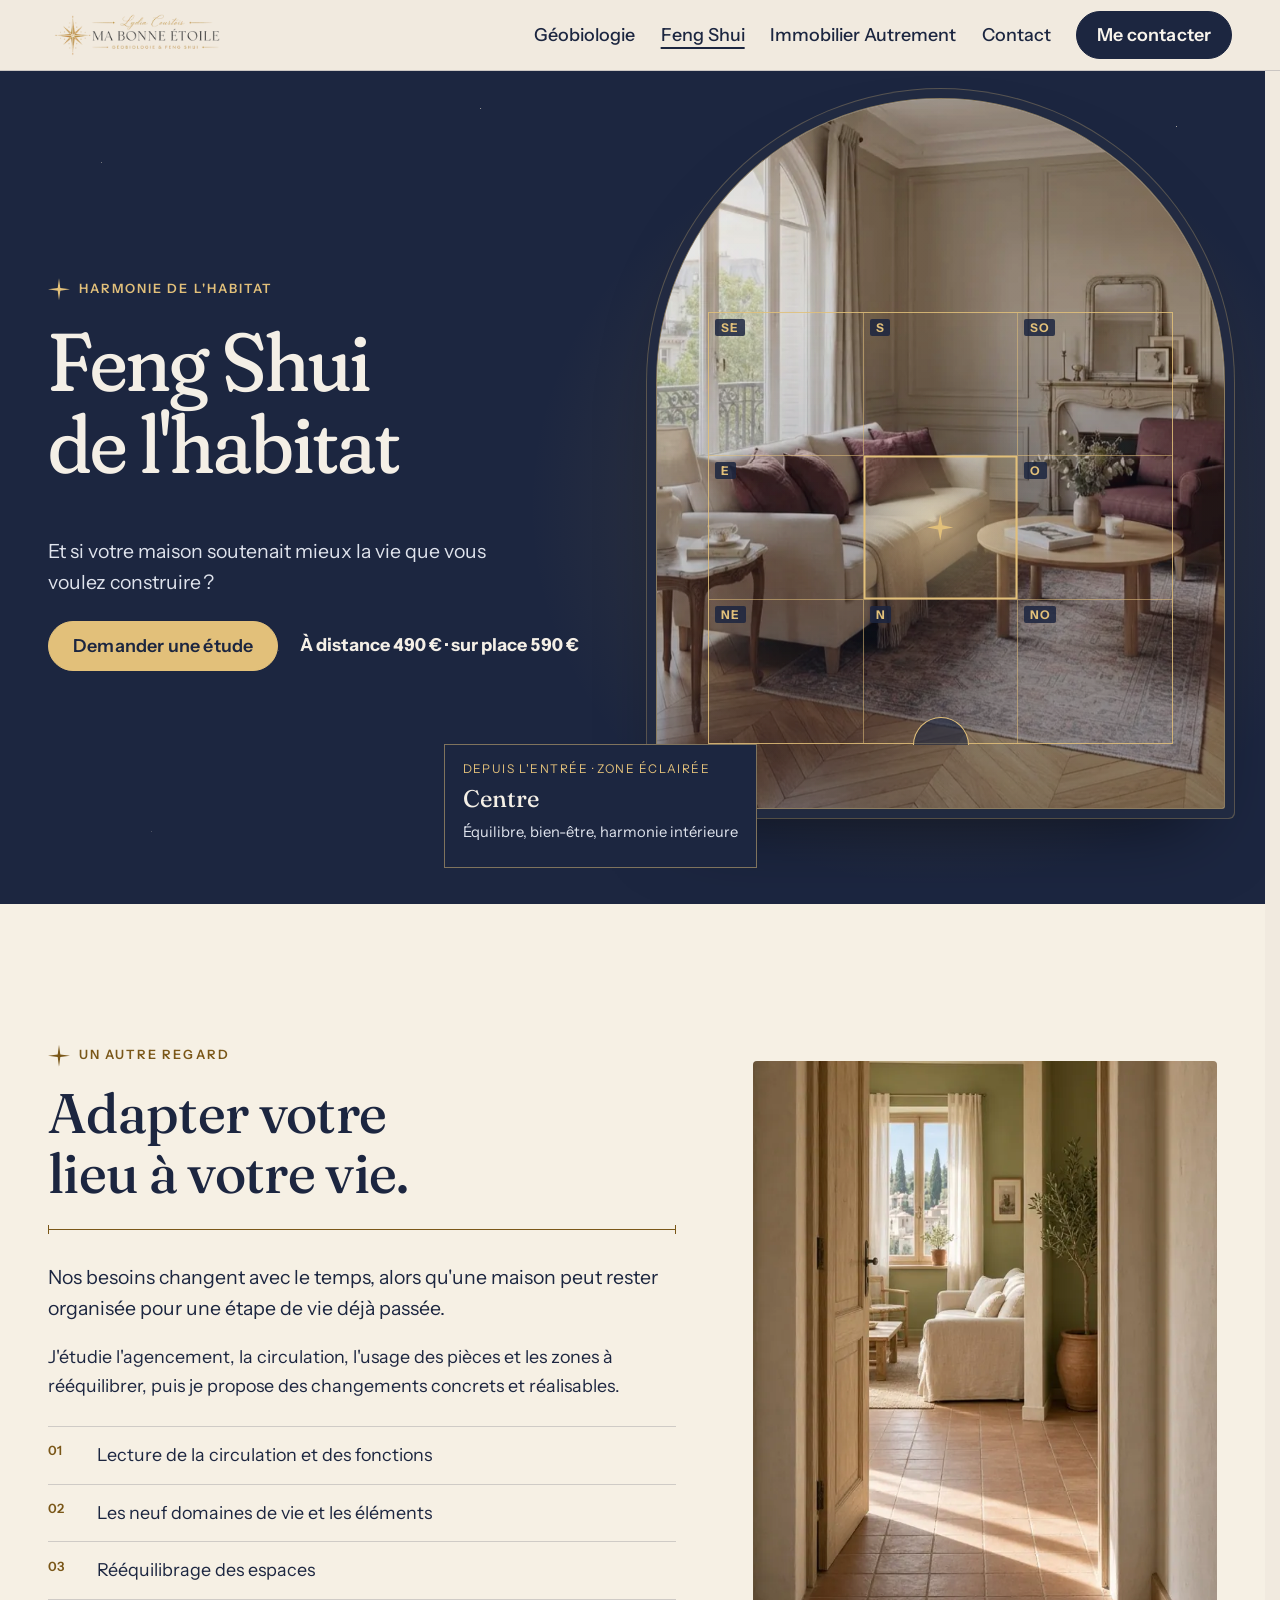
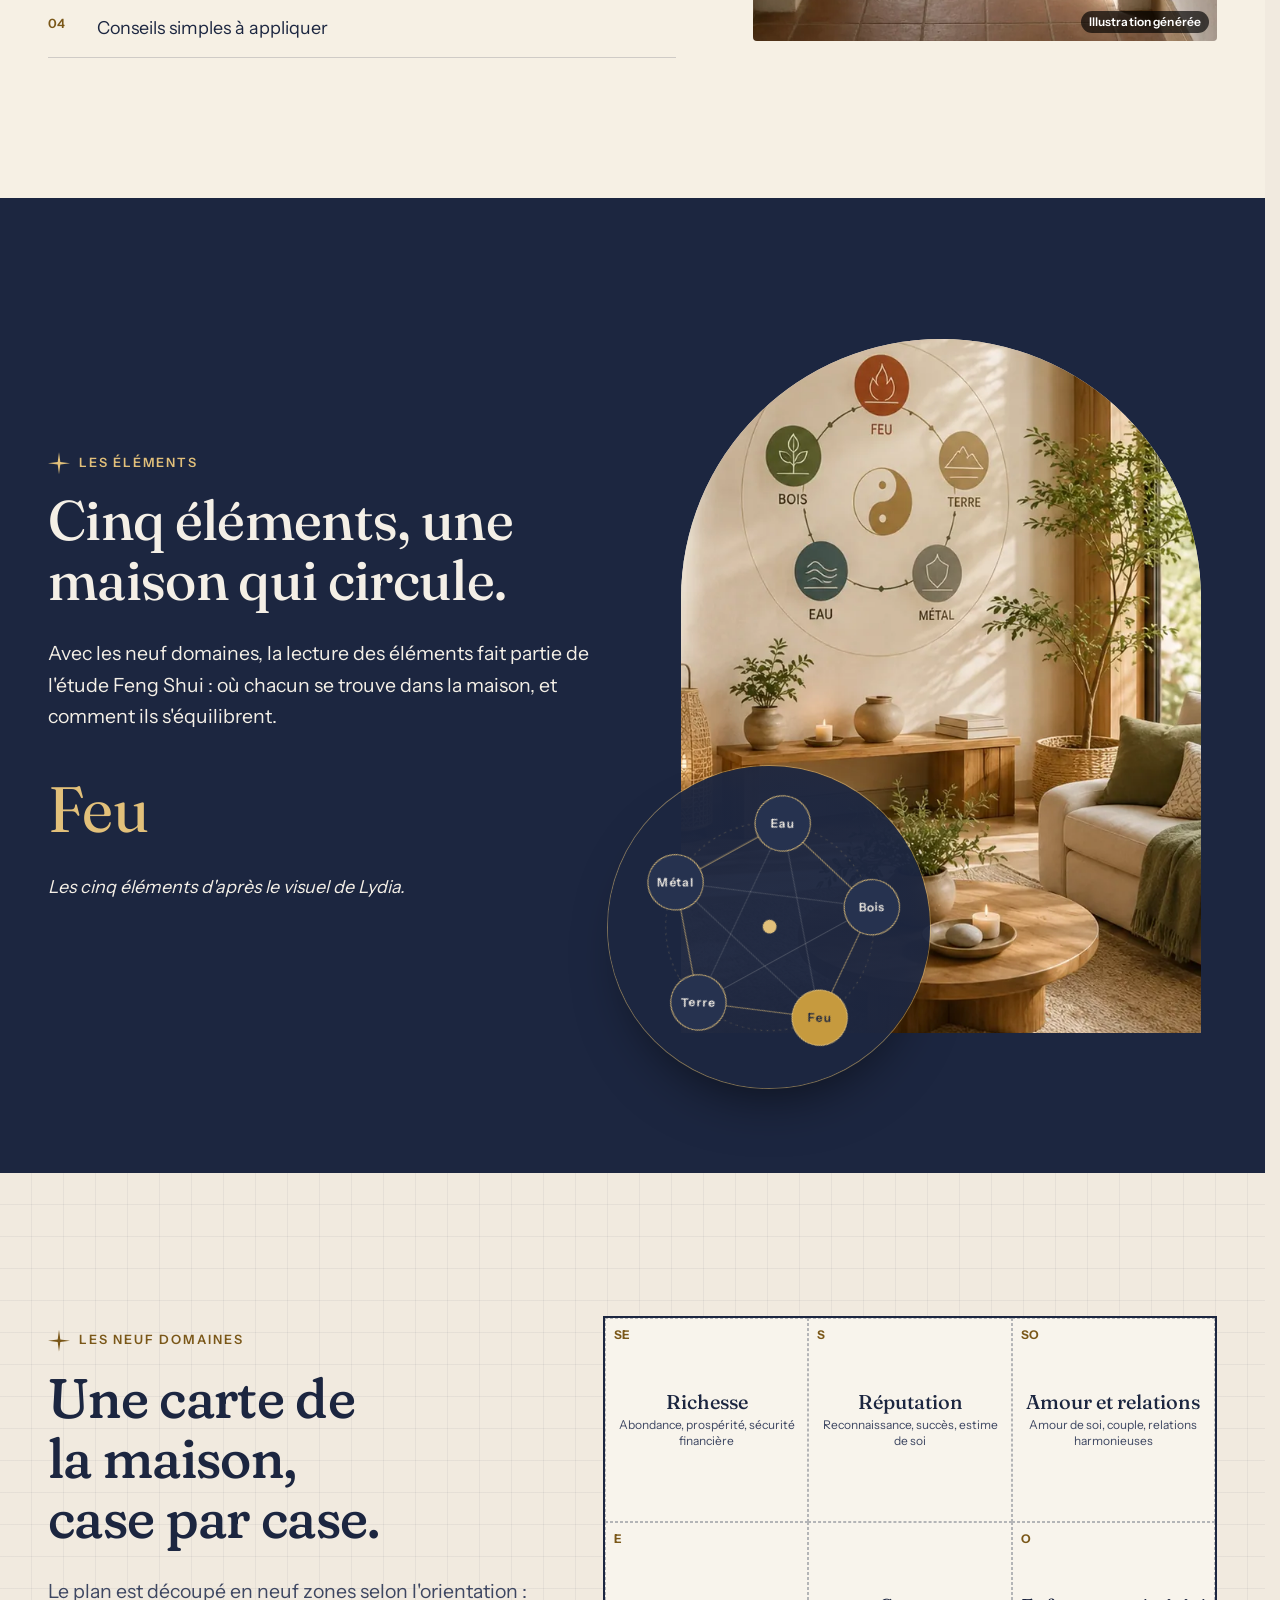
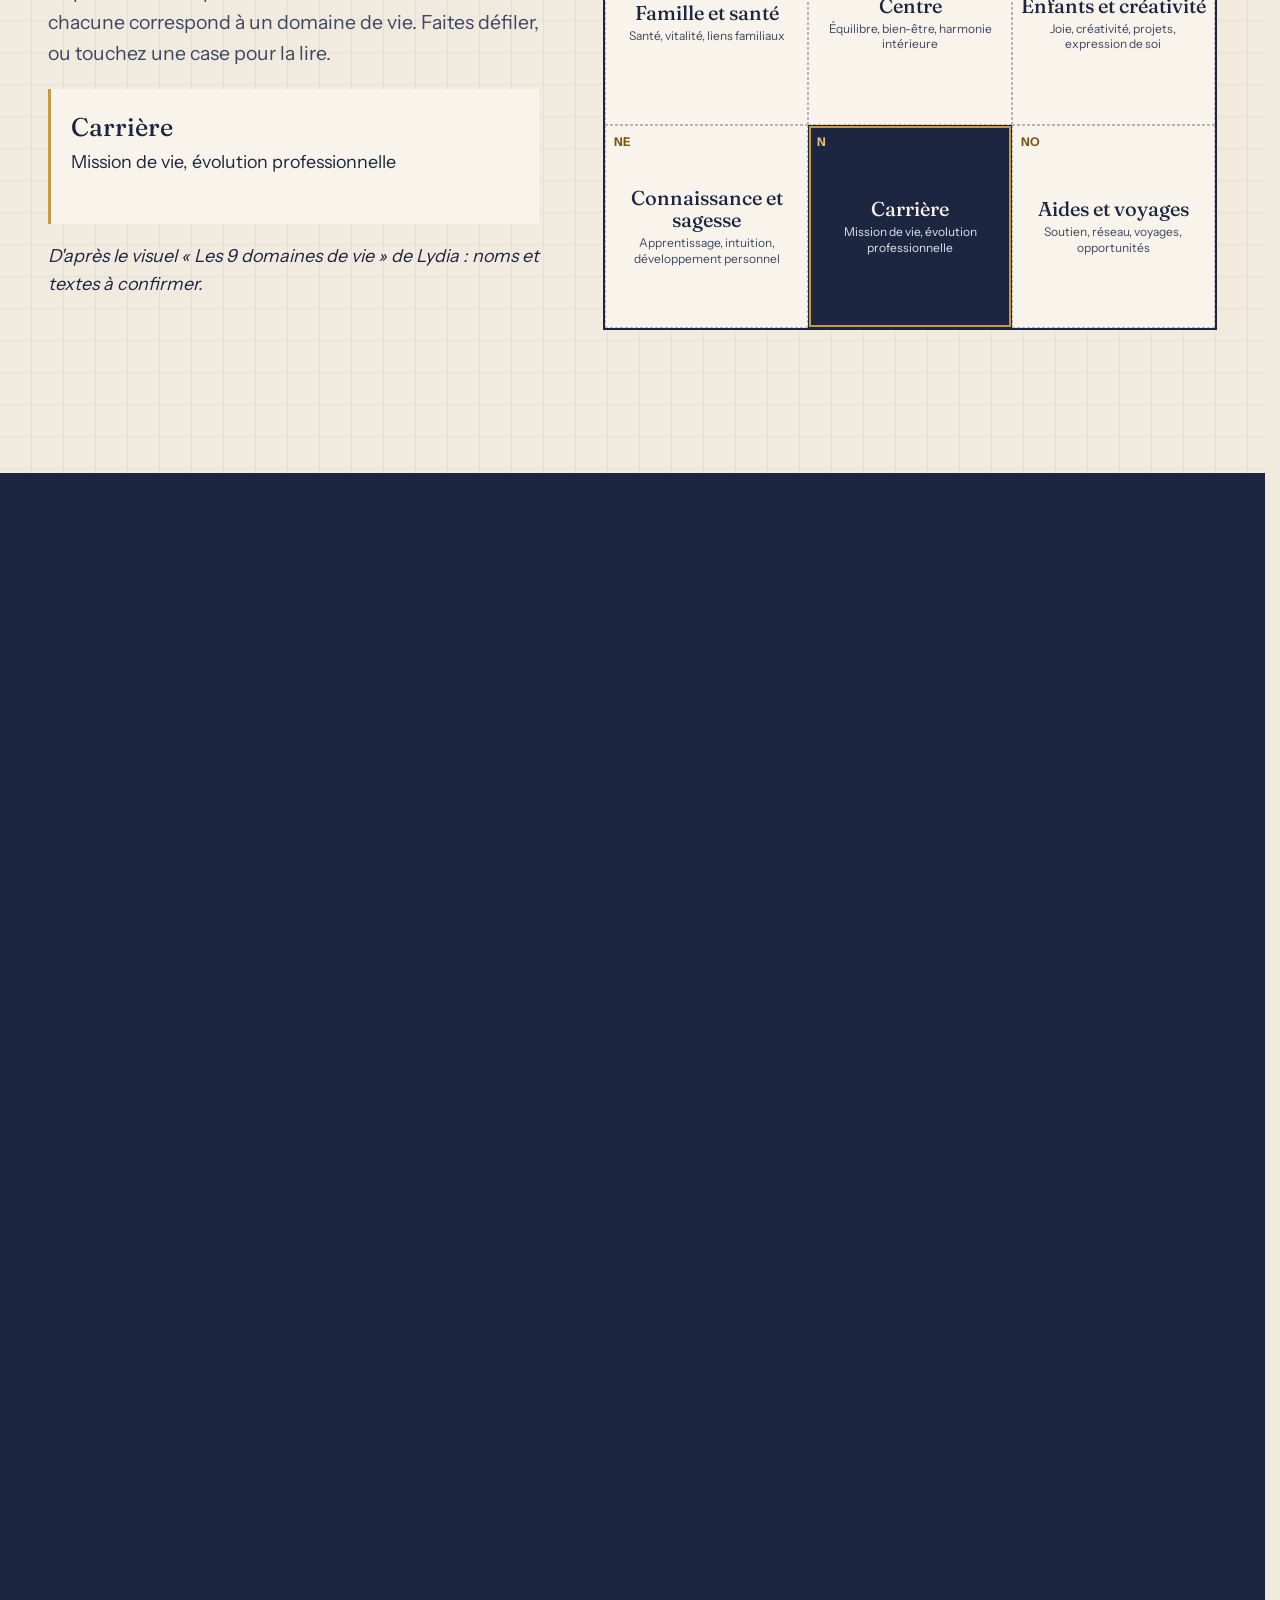
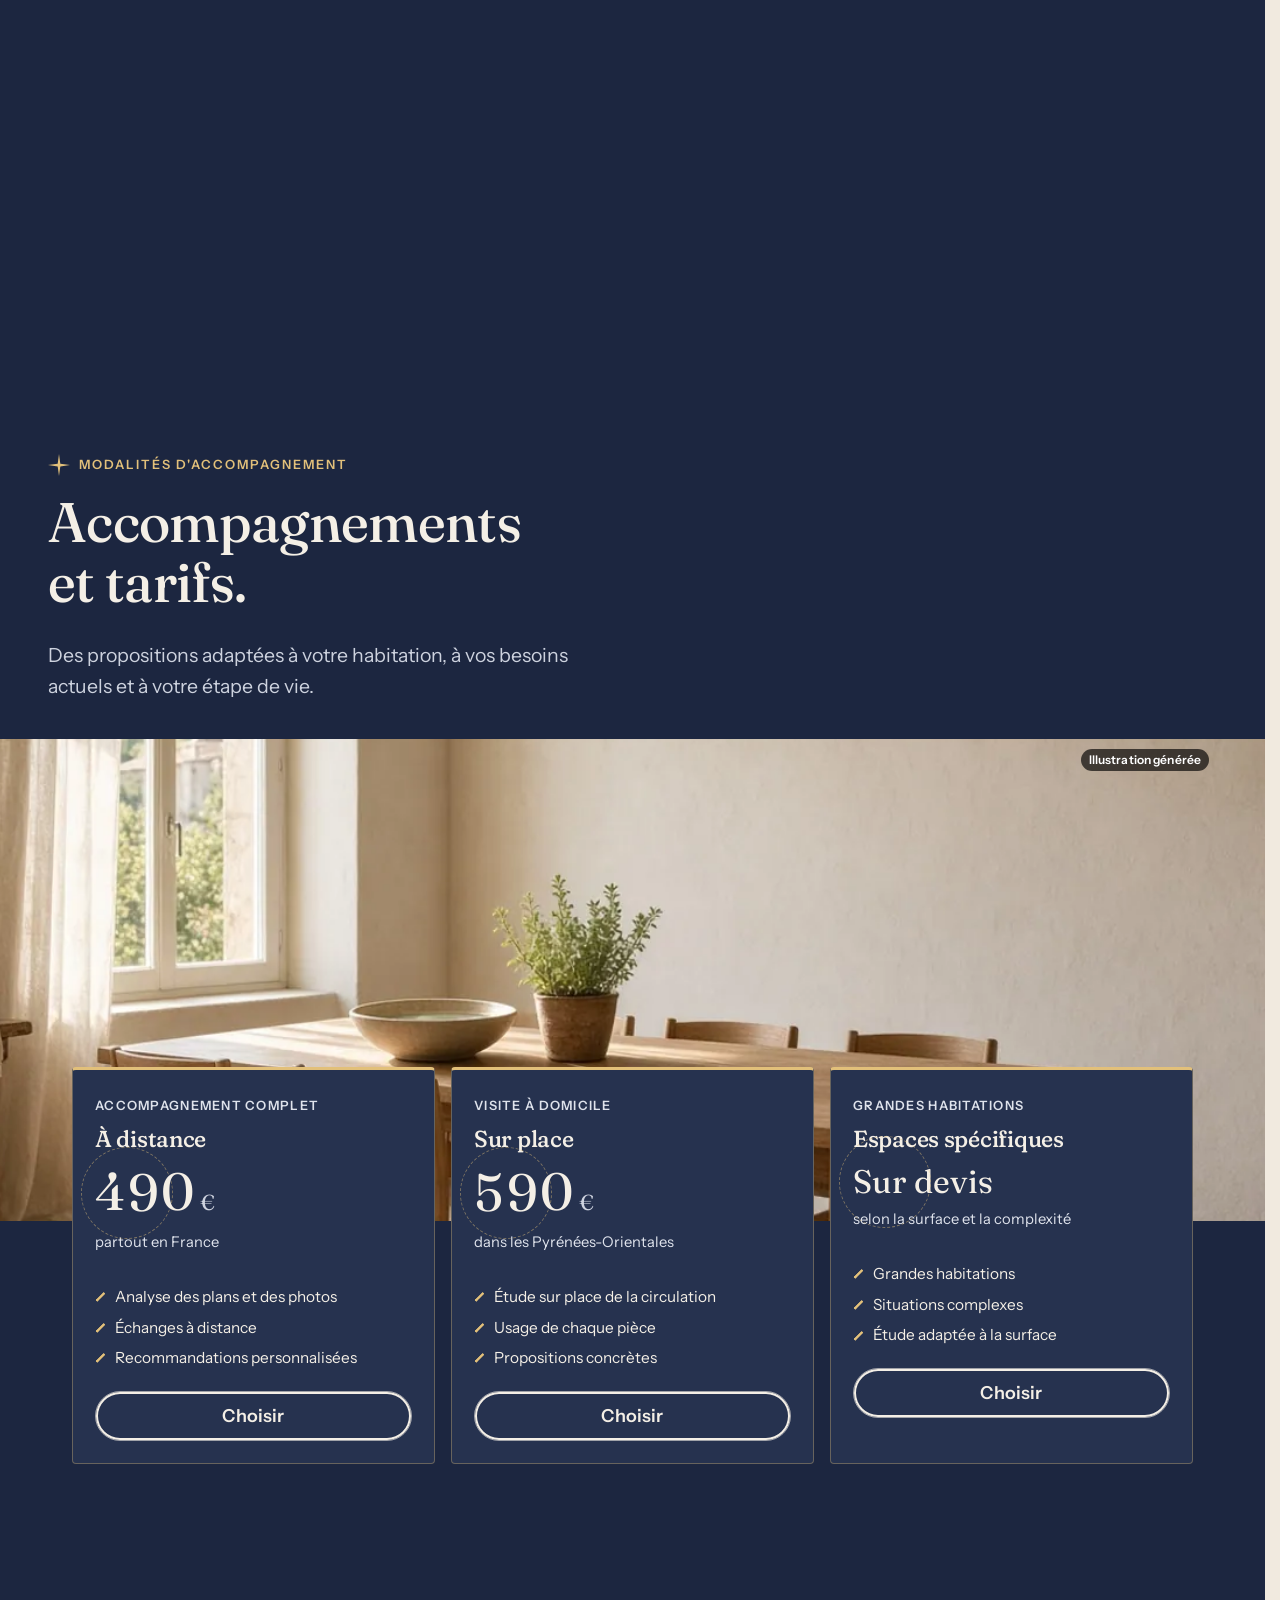
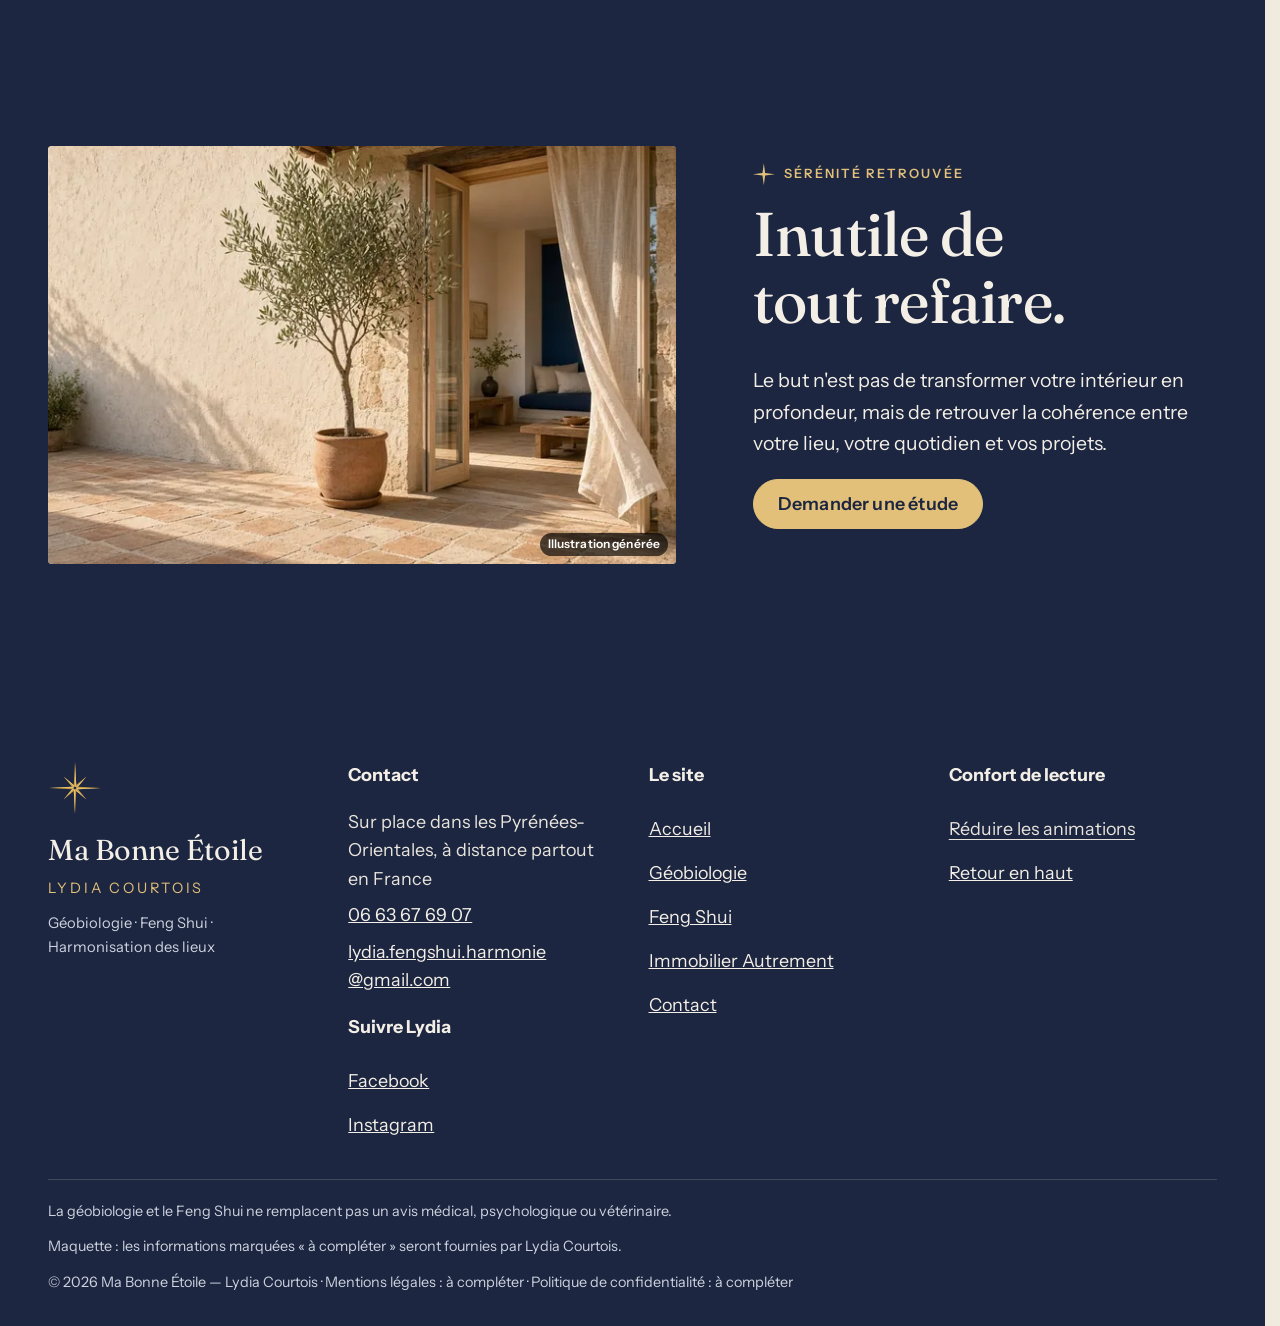
<file: feng-shui.html>
<!doctype html>
<html lang="fr" data-v="3">
<head>
<meta charset="utf-8">
<meta name="viewport" content="width=device-width, initial-scale=1, viewport-fit=cover">
<title>Feng Shui de l&#39;habitat — Ma Bonne Étoile, Lydia Courtois</title>
<meta name="description" content="Adapter votre lieu à votre vie : circulation, usages, les neuf domaines et des conseils simples. À distance 490 €, sur place 590 €.">
<meta name="robots" content="noindex, nofollow">
<link rel="canonical" href="https://lydiacourtois-maquette.vercel.app/feng-shui">
<style>:root{--fond:#f1eadf;--texte:#1c2640;--voile-fond:#1c2640;--ouverture-fond:#1c2640;--menu-fond:#1c2640}:root { --entete-h: 72px; --barres-h: 0px; } html { background: var(--fond); color: var(--texte); scrollbar-gutter: stable; } body { margin: 0; background: var(--fond); } html.js:not(.calme):not(.secours):not([data-arrivee="retour"]) [data-anime] { opacity: 0; } html.js:not(.calme):not(.secours):not([data-arrivee="retour"]) [data-anime].vu { opacity: 1; } [data-voile] { position: fixed; inset: 0; z-index: 900; background: var(--voile-fond); transform: translateY(100%); visibility: hidden; pointer-events: none; } html[data-arrivee="voile"]:not(.voile-leve):not(.calme):not(.secours) [data-voile] { transform: none; visibility: visible; } html.calme [data-voile], html.secours [data-voile] { visibility: hidden !important; } .ouverture-panneau { position: fixed; inset: 0; z-index: 850; display: none; place-content: center; justify-items: center; background: var(--ouverture-fond, var(--voile-fond)); color: var(--fond); text-align: center; } html.js[data-arrivee="intro"]:not(.calme):not(.secours):not(.intro-finie) .ouverture-panneau { display: grid; } html.defilement-bloque, html.defilement-bloque body, html.js[data-arrivee="intro"]:not(.calme):not(.secours):not(.intro-finie), html.js[data-arrivee="intro"]:not(.calme):not(.secours):not(.intro-finie) body, html[data-arrivee="voile"]:not(.voile-leve):not(.calme):not(.secours), html[data-arrivee="voile"]:not(.voile-leve):not(.calme):not(.secours) body { overflow: hidden; } html.js[data-arrivee="intro"]:not(.calme):not(.secours):not(.intro-finie) { background-color: var(--ouverture-fond, var(--voile-fond)); } html[data-arrivee="voile"]:not(.voile-leve):not(.calme):not(.secours) { background-color: var(--voile-fond); }</style>
<script>(function () {
var d = document.documentElement, ss = null, ls = null;
try { ss = window.sessionStorage; ls = window.localStorage; } catch (e) {}
d.classList.add('js');
var calme = false;
try { calme = !!ls && ls.getItem('socle:calme') === 'oui'; } catch (e) {}
if (!calme && window.matchMedia && matchMedia('(prefers-reduced-motion: reduce)').matches) calme = true;
if (calme) d.classList.add('calme');
var nav = performance.getEntriesByType ? performance.getEntriesByType('navigation')[0] : null;
var type = nav ? nav.type : 'navigate';
var depart = null;
try { depart = JSON.parse(ss.getItem('socle:depart') || 'null'); ss.removeItem('socle:depart'); } catch (e) {}
if (depart && !(Date.now() - depart.t < 15000)) depart = null;
var retourSection = false;
try { retourSection = !!ss.getItem('socle:calme-retour'); } catch (e) {}
var mode = type === 'back_forward' || retourSection ? 'retour' : type === 'reload' ? 'intro' : depart ? 'voile' : 'intro';
d.setAttribute('data-arrivee', mode);
if (mode === 'voile' && depart.couleur) d.style.setProperty('--voile-fond', depart.couleur);
if (type === 'reload' && 'scrollRestoration' in history) {
if (!retourSection) history.scrollRestoration = 'manual';
}
try {
var choisie = ls && ls.getItem('socle:langue');
var langue = (d.lang || '').slice(0, 2);
if (choisie && choisie !== langue && type === 'navigate' && !depart) {
var alt = document.querySelector('link[rel="alternate"][hreflang="' + choisie + '"]');
if (alt) location.replace(new URL(alt.href).pathname + location.search + location.hash);
}
} catch (e) {}
setTimeout(function () { if (!d.classList.contains('demarre')) d.classList.add('secours'); }, 2000);
})();</script>
<link rel="preload" href="/assets/polices/fraunces.woff2" as="font" type="font/woff2" crossorigin>
<link rel="stylesheet" href="/assets/css/socle.css?v=3">
<link rel="stylesheet" href="/assets/css/modules.css?v=3">
<link rel="stylesheet" href="/assets/css/site.css?v=3">
<link rel="modulepreload" href="/assets/js/site.js?v=3">
<link rel="modulepreload" href="/assets/js/socle/index.js?v=3">
<script src="/assets/vendor/gsap.min.js" defer></script>
<script src="/assets/vendor/ScrollTrigger.min.js" defer></script>
<script src="/assets/vendor/SplitText.min.js" defer></script>
<script type="module" src="/assets/js/site.js?v=3"></script>
<meta name="theme-color" content="#f1eadf">
<link rel="icon" href="/assets/images/favicon.svg" type="image/svg+xml">
<link rel="apple-touch-icon" href="/assets/images/apple-touch-icon.png">
<meta property="og:type" content="website">
<meta property="og:site_name" content="Ma Bonne Étoile">
<meta property="og:locale" content="fr_FR">
<meta property="og:title" content="Feng Shui de l&#39;habitat — Ma Bonne Étoile, Lydia Courtois">
<meta property="og:description" content="Adapter votre lieu à votre vie : circulation, usages, les neuf domaines et des conseils simples. À distance 490 €, sur place 590 €.">
<meta property="og:url" content="https://lydiacourtois-maquette.vercel.app/feng-shui">
<meta property="og:image" content="https://lydiacourtois-maquette.vercel.app/assets/partage/feng-shui-fr.jpg">
<meta property="og:image:width" content="1200">
<meta property="og:image:height" content="630">
<meta property="og:image:alt" content="Feng Shui de l&#39;habitat : salon aux hautes fenêtres en arche">
<meta name="twitter:card" content="summary_large_image">
<script type="application/ld+json">{"@context":"https://schema.org","@type":"ProfessionalService","name":"Ma Bonne Étoile — Lydia Courtois","url":"https://lydiacourtois-maquette.vercel.app/","telephone":"+33663676907","email":"lydia.fengshui.harmonie@gmail.com","areaServed":["Pyrénées-Orientales","France"],"sameAs":["https://www.facebook.com/lydia.fengshui.harmonie","https://www.instagram.com/lydia.feng.shui.harmonie"],"description":"Géobiologie, Feng Shui tibétain et Immobilier Autrement : accompagnements sur place dans les Pyrénées-Orientales et à distance partout en France."}</script>
</head>
<body id="haut" class="page-feng-shui">
<div data-voile data-forme="etoile" aria-hidden="true"><div class="voile-contenu"><svg class="etoile voile-etoile" viewBox="-100 -100 200 200" aria-hidden="true" focusable="false"><polygon class="etoile-corps" points="0.0,-96.0 4.6,-11.1 42.4,-42.4 11.1,-4.6 96.0,0.0 11.1,4.6 42.4,42.4 4.6,11.1 0.0,96.0 -4.6,11.1 -42.4,42.4 -11.1,4.6 -96.0,0.0 -11.1,-4.6 -42.4,-42.4 -4.6,-11.1"/><path class="etoile-relief" d="M0 0L0.0 -96.0L4.6 -11.1ZM0 0L42.4 -42.4L11.1 -4.6ZM0 0L96.0 0.0L11.1 4.6ZM0 0L42.4 42.4L4.6 11.1ZM0 0L0.0 96.0L-4.6 11.1ZM0 0L-42.4 42.4L-11.1 4.6ZM0 0L-96.0 0.0L-11.1 -4.6ZM0 0L-42.4 -42.4L-4.6 -11.1Z"/><circle class="etoile-coeur" r="5"/></svg><span data-voile-libelle>Feng Shui</span></div></div>
<div class="ouverture-panneau" data-ouverture aria-hidden="true">
  <svg class="ouverture-plan" viewBox="0 0 1000 600" preserveAspectRatio="xMidYMid slice" aria-hidden="true"><path d="M150 90 H850 V510 H150 Z M150 300 H420 M420 90 V510 M620 90 V300 M620 300 H850 M520 510 V420 M300 300 V510"/><path class="ouverture-porte" d="M480 510 A60 60 0 0 1 540 450"/></svg>
  <div class="ouverture-objet" data-ouverture-objet><svg class="etoile ouverture-etoile" viewBox="-100 -100 200 200" aria-hidden="true" focusable="false"><polygon class="etoile-corps" points="0.0,-96.0 4.6,-11.1 42.4,-42.4 11.1,-4.6 96.0,0.0 11.1,4.6 42.4,42.4 4.6,11.1 0.0,96.0 -4.6,11.1 -42.4,42.4 -11.1,4.6 -96.0,0.0 -11.1,-4.6 -42.4,-42.4 -4.6,-11.1"/><path class="etoile-relief" d="M0 0L0.0 -96.0L4.6 -11.1ZM0 0L42.4 -42.4L11.1 -4.6ZM0 0L96.0 0.0L11.1 4.6ZM0 0L42.4 42.4L4.6 11.1ZM0 0L0.0 96.0L-4.6 11.1ZM0 0L-42.4 42.4L-11.1 4.6ZM0 0L-96.0 0.0L-11.1 -4.6ZM0 0L-42.4 -42.4L-4.6 -11.1Z"/><circle class="etoile-coeur" r="5"/></svg></div>
  <p class="ouverture-nom"><span class="ouverture-signature">Lydia Courtois</span>Ma Bonne Étoile</p>
  <span class="ouverture-trait"></span>
  <p class="ouverture-ligne">Géobiologie · Feng Shui · Immobilier Autrement</p>
</div>
<a class="evitement" href="#contenu">Aller au contenu</a>
<header data-entete>
  <div class="entete-rangee">
    <a class="entete-logo" href="/" aria-label="Ma Bonne Étoile, Lydia Courtois" data-libelle="Accueil">
      <img src="/assets/images/logo-480.webp" srcset="/assets/images/logo-480.webp 480w, /assets/images/logo-960.webp 960w" sizes="160px" alt="Ma Bonne Étoile, Lydia Courtois" width="480" height="146">
    </a>
    <nav data-nav aria-label="Navigation principale">
      <ul><li><a href="/geobiologie" data-libelle="Géobiologie">Géobiologie</a></li><li><a href="/feng-shui" data-libelle="Feng Shui" aria-current="page">Feng Shui</a></li><li><a href="/immobilier-autrement" data-libelle="Immobilier Autrement">Immobilier Autrement</a></li><li><a href="/contact" data-libelle="Contact">Contact</a></li></ul>
    </nav>
    <div class="entete-actions">
      <a class="bouton" href="/contact#demande" data-libelle="Contact">Me contacter</a>
      <button type="button" data-menu-bouton aria-controls="menu" aria-expanded="false" data-libelle-ouvrir="Menu" data-libelle-fermer="Fermer"><span data-libelle-bouton>Menu</span></button>
    </div>
  </div>
</header>
<div id="menu" data-menu role="dialog" aria-modal="true" aria-label="Menu">
  <ul><li style="--i:0"><a href="/" class="menu-lien" data-libelle="Accueil">Accueil</a></li><li style="--i:1"><a href="/geobiologie" class="menu-lien" data-libelle="Géobiologie">Géobiologie</a></li><li style="--i:2"><a href="/feng-shui" class="menu-lien" data-libelle="Feng Shui" aria-current="page">Feng Shui</a></li><li style="--i:3"><a href="/immobilier-autrement" class="menu-lien" data-libelle="Immobilier Autrement">Immobilier Autrement</a></li><li style="--i:4"><a href="/contact" class="menu-lien" data-libelle="Contact">Contact</a></li></ul>
  <p><a class="bouton" href="tel:+33663676907">Appeler 06 63 67 69 07</a></p>
  <p><button type="button" class="lien" data-calme-bascule data-libelle-reduire="Réduire les animations" data-libelle-retablir="Rétablir les animations" data-libelle-systeme="Animations réduites par le réglage de votre appareil"><span data-libelle-bouton>Réduire les animations</span></button></p>
</div>
<main id="contenu" tabindex="-1" data-grille="fil" data-module="fil-conducteur">
<section class="fs-ouv nuit" id="debut">
  <div>
    <p class="surtitre" data-anime="gsap">Harmonie de l&#39;habitat</p>
    <h1 data-axes-ouv data-grille="typo" data-effet="titre-qui-s-apaise"><span class="ligne-masque"><span class="ouv-ligne" data-anime="gsap">Feng Shui de l&#39;habitat</span></span></h1>
    <p class="chapo" data-anime="gsap">Et si votre maison soutenait mieux la vie que vous voulez construire ?</p>
    <p class="page-actions" data-anime="gsap">
      <a href="/contact?sujet=feng-shui#demande" class="bouton" data-libelle="Contact" data-action-principale data-survol="magnetique">Demander une étude</a>
      <span class="info-cle" data-info-cle>À distance 490 € · sur place 590 €</span>
    </p>
  </div>
  <div class="fs-scene" data-iris-centre>
    <div class="fs-arche-cadre">
      <figure class="media fs-arche-photo" data-fx="parallaxe" data-fx-force="6" style="--cadrage:50% 50%">
  <picture>
    <img src="/assets/images/fs-ouverture-1100.webp" srcset="/assets/images/fs-ouverture-480.webp 480w, /assets/images/fs-ouverture-800.webp 800w, /assets/images/fs-ouverture-1100.webp 1100w" sizes="(max-width: 860px) 92vw, 40vw" alt="Salon aux hautes fenêtres en arche, coussins de lin bordeaux et parquet de chêne" width="1100" height="1375" fetchpriority="high" loading="eager" decoding="async">
  </picture>
</figure>
      <div class="bagua" data-visuel role="group" aria-label="Les neuf domaines de vie sur le plan">
        <button type="button" class="bagua-case" data-effet="bagua-porte" data-dir="SE" data-nom="Richesse" data-mots="Abondance, prospérité, sécurité financière" aria-pressed="false" aria-label="Richesse"><span class="dir" aria-hidden="true" data-audit-ignorer>SE</span></button><button type="button" class="bagua-case" data-effet="bagua-porte" data-dir="S" data-nom="Réputation" data-mots="Reconnaissance, succès, estime de soi" aria-pressed="false" aria-label="Réputation"><span class="dir" aria-hidden="true" data-audit-ignorer>S</span></button><button type="button" class="bagua-case" data-effet="bagua-porte" data-dir="SO" data-nom="Amour et relations" data-mots="Amour de soi, couple, relations harmonieuses" aria-pressed="false" aria-label="Amour et relations"><span class="dir" aria-hidden="true" data-audit-ignorer>SO</span></button><button type="button" class="bagua-case" data-effet="bagua-porte" data-dir="E" data-nom="Famille et santé" data-mots="Santé, vitalité, liens familiaux" aria-pressed="false" aria-label="Famille et santé"><span class="dir" aria-hidden="true" data-audit-ignorer>E</span></button><button type="button" class="bagua-case" data-effet="bagua-porte" data-dir="C" data-nom="Centre" data-mots="Équilibre, bien-être, harmonie intérieure" aria-pressed="false" aria-label="Centre"><span class="dir" aria-hidden="true" data-audit-ignorer></span></button><button type="button" class="bagua-case" data-effet="bagua-porte" data-dir="O" data-nom="Enfants et créativité" data-mots="Joie, créativité, projets, expression de soi" aria-pressed="false" aria-label="Enfants et créativité"><span class="dir" aria-hidden="true" data-audit-ignorer>O</span></button><button type="button" class="bagua-case" data-effet="bagua-porte" data-dir="NE" data-nom="Connaissance et sagesse" data-mots="Apprentissage, intuition, développement personnel" aria-pressed="false" aria-label="Connaissance et sagesse"><span class="dir" aria-hidden="true" data-audit-ignorer>NE</span></button><button type="button" class="bagua-case" data-effet="bagua-porte" data-dir="N" data-nom="Carrière" data-mots="Mission de vie, évolution professionnelle" aria-pressed="false" aria-label="Carrière"><span class="dir" aria-hidden="true" data-audit-ignorer>N</span></button><button type="button" class="bagua-case" data-effet="bagua-porte" data-dir="NO" data-nom="Aides et voyages" data-mots="Soutien, réseau, voyages, opportunités" aria-pressed="false" aria-label="Aides et voyages"><span class="dir" aria-hidden="true" data-audit-ignorer>NO</span></button>
      </div>
      <span class="bagua-porte" aria-hidden="true"></span>
    </div>
    <p class="fs-cartouche" aria-live="polite"><span>Depuis l&#39;entrée · zone éclairée</span><b data-bagua-nom>Centre</b><i data-bagua-mots>Équilibre, bien-être, harmonie intérieure</i></p>
  </div>
</section>
<section class="section" id="adapter" data-fil="gauche">
  <div class="conteneur duo">
    <div>
      <p class="surtitre">Un autre regard</p>
      <h2 class="titre-section titre-regle" data-effet="titre-a-la-regle" data-axes data-fil-repere>Adapter votre lieu à votre vie.</h2>
      <p class="chapo" data-anime>Nos besoins changent avec le temps, alors qu&#39;une maison peut rester organisée pour une étape de vie déjà passée.</p>
      <p data-anime>J&#39;étudie l&#39;agencement, la circulation, l&#39;usage des pièces et les zones à rééquilibrer, puis je propose des changements concrets et réalisables.</p>
      <ul class="liste-plan" data-anime="cascade"><li><b>01</b><span>Lecture de la circulation et des fonctions</span></li><li><b>02</b><span>Les neuf domaines de vie et les éléments</span></li><li><b>03</b><span>Rééquilibrage des espaces</span></li><li><b>04</b><span>Conseils simples à appliquer</span></li></ul>
    </div>
    <figure class="media media-portrait" data-grok data-fx="parallaxe" style="--cadrage:50% 50%">
  <picture>
    <img src="/assets/images/grok/fs-adapter-800.webp" srcset="/assets/images/grok/fs-adapter-480.webp 480w, /assets/images/grok/fs-adapter-800.webp 800w" sizes="(max-width: 760px) 92vw, 38vw" alt="Enfilade de portes ouvertes, la lumière passe d&#39;une pièce à l&#39;autre" width="800" height="1000" loading="lazy" decoding="async">
  </picture><figcaption class="mention-ia">Illustration générée</figcaption>
</figure>
  </div>
</section>
<section class="section nuit elements" id="elements" data-fil="droite">
  <div class="conteneur elements-grille">
    <div>
      <p class="surtitre">Les éléments</p>
      <h2 class="titre-section titre-etoiles" data-anime="gsap" data-effet="titre-etoiles" data-axes data-fil-repere>Cinq éléments, une maison qui circule.</h2>
      <p class="chapo">Avec les neuf domaines, la lecture des éléments fait partie de l&#39;étude Feng Shui : où chacun se trouve dans la maison, et comment ils s&#39;équilibrent.</p>
      <p class="elements-lu" aria-live="polite" data-element-lu>Bois</p>
      <p class="a-completer elements-source">Les cinq éléments d&#39;après le visuel de Lydia.</p>
    </div>
    <figure class="roue roue--photo" data-visuel>
      <figure class="media roue-fond" data-fx="parallaxe" data-fx-force="6" style="--cadrage:50% 50%">
  <picture>
    <img src="/assets/images/offre-feng-shui-760.webp" srcset="/assets/images/offre-feng-shui-480.webp 480w, /assets/images/offre-feng-shui-760.webp 760w" sizes="(max-width: 860px) 92vw, 42vw" alt="Salon lumineux avec la roue des cinq éléments de Lydia au mur" width="760" height="1013" loading="lazy" decoding="async">
  </picture>
</figure>
      <div class="roue-disque" aria-hidden="false">
      <svg class="roue-svg" viewBox="-200 -200 400 400" role="img" aria-label="Roue des cinq éléments : bois, feu, terre, métal, eau" data-effet="roue-des-elements">
        <circle class="roue-cercle" r="150"/>
        <path class="roue-cycle" d="M0 -150 L142.7 -46.4 L88.2 121.4 L-88.2 121.4 L-142.7 -46.4 Z"/>
        <path class="roue-etoile" d="M0 -150 L88.2 121.4 L-142.7 -46.4 L142.7 -46.4 L-88.2 121.4 Z"/>
        <g class="roue-noeud" data-element="feu" data-nom="Feu" transform="translate(0.0 -150.0)"><circle r="40"/><text class="roue-nom" text-anchor="middle" dominant-baseline="central">Feu</text></g><g class="roue-noeud" data-element="terre" data-nom="Terre" transform="translate(142.7 -46.4)"><circle r="40"/><text class="roue-nom" text-anchor="middle" dominant-baseline="central">Terre</text></g><g class="roue-noeud" data-element="metal" data-nom="Métal" transform="translate(88.2 121.4)"><circle r="40"/><text class="roue-nom" text-anchor="middle" dominant-baseline="central">Métal</text></g><g class="roue-noeud" data-element="eau" data-nom="Eau" transform="translate(-88.2 121.4)"><circle r="40"/><text class="roue-nom" text-anchor="middle" dominant-baseline="central">Eau</text></g><g class="roue-noeud" data-element="bois" data-nom="Bois" transform="translate(-142.7 -46.4)"><circle r="40"/><text class="roue-nom" text-anchor="middle" dominant-baseline="central">Bois</text></g>
        <circle class="roue-centre" r="10"/>
      </svg>
      </div>
    </figure>
  </div>
</section>
<section class="section papier domaines-section" id="domaines" data-fil="gauche" data-grille="scene" data-entete-cache>
  <div class="conteneur domaines">
    <div>
      <p class="surtitre">Les neuf domaines</p>
      <h2 class="titre-section titre-etoiles" data-anime="gsap" data-effet="titre-etoiles" data-fil-repere>Une carte de la maison, case par case.</h2>
      <p class="chapo texte-doux" data-anime>Le plan est découpé en neuf zones selon l&#39;orientation : chacune correspond à un domaine de vie. Faites défiler, ou touchez une case pour la lire.</p>
      <p class="domaines-lu" aria-live="polite"><b>Centre</b>Équilibre, bien-être, harmonie intérieure</p>
      <p class="a-completer">D&#39;après le visuel « Les 9 domaines de vie » de Lydia : noms et textes à confirmer.</p>
    </div>
    <div class="domaines-grille" role="group" aria-label="Les neuf domaines de vie sur le plan" data-visuel>
      <button type="button" class="domaine" data-effet="domaines-qui-s-allument" data-nom="Richesse" data-mots="Abondance, prospérité, sécurité financière" aria-pressed="false"><span class="dir">SE</span><b>Richesse</b><i>Abondance, prospérité, sécurité financière</i></button><button type="button" class="domaine" data-effet="domaines-qui-s-allument" data-nom="Réputation" data-mots="Reconnaissance, succès, estime de soi" aria-pressed="false"><span class="dir">S</span><b>Réputation</b><i>Reconnaissance, succès, estime de soi</i></button><button type="button" class="domaine" data-effet="domaines-qui-s-allument" data-nom="Amour et relations" data-mots="Amour de soi, couple, relations harmonieuses" aria-pressed="false"><span class="dir">SO</span><b>Amour et relations</b><i>Amour de soi, couple, relations harmonieuses</i></button><button type="button" class="domaine" data-effet="domaines-qui-s-allument" data-nom="Famille et santé" data-mots="Santé, vitalité, liens familiaux" aria-pressed="false"><span class="dir">E</span><b>Famille et santé</b><i>Santé, vitalité, liens familiaux</i></button><button type="button" class="domaine" data-effet="domaines-qui-s-allument" data-nom="Centre" data-mots="Équilibre, bien-être, harmonie intérieure" aria-pressed="false"><span class="dir"></span><b>Centre</b><i>Équilibre, bien-être, harmonie intérieure</i></button><button type="button" class="domaine" data-effet="domaines-qui-s-allument" data-nom="Enfants et créativité" data-mots="Joie, créativité, projets, expression de soi" aria-pressed="false"><span class="dir">O</span><b>Enfants et créativité</b><i>Joie, créativité, projets, expression de soi</i></button><button type="button" class="domaine" data-effet="domaines-qui-s-allument" data-nom="Connaissance et sagesse" data-mots="Apprentissage, intuition, développement personnel" aria-pressed="false"><span class="dir">NE</span><b>Connaissance et sagesse</b><i>Apprentissage, intuition, développement personnel</i></button><button type="button" class="domaine" data-effet="domaines-qui-s-allument" data-nom="Carrière" data-mots="Mission de vie, évolution professionnelle" aria-pressed="false"><span class="dir">N</span><b>Carrière</b><i>Mission de vie, évolution professionnelle</i></button><button type="button" class="domaine" data-effet="domaines-qui-s-allument" data-nom="Aides et voyages" data-mots="Soutien, réseau, voyages, opportunités" aria-pressed="false"><span class="dir">NO</span><b>Aides et voyages</b><i>Soutien, réseau, voyages, opportunités</i></button>
    </div>
  </div>
</section>
<section class="section nuit tarifs" id="tarifs" data-fil="droite">
  <div class="conteneur tarifs-grille tarifs--feng-shui">
    <div class="tarifs-tete">
      <p class="surtitre">Modalités d&#39;accompagnement</p>
      <h2 class="titre-section titre-etoiles" data-anime="gsap" data-effet="titre-etoiles" data-axes data-fil-repere>Accompagnements et tarifs.</h2>
      <p class="chapo texte-doux" data-anime>Des propositions adaptées à votre habitation, à vos besoins actuels et à votre étape de vie.</p>
      <div class="tarifs-bande"><figure class="media tarifs-photo" data-grok data-fx="parallaxe" data-fx-force="8" style="--cadrage:50% 50%">
  <picture>
    <img src="/assets/images/grok/fs-tarifs-1280.webp" srcset="/assets/images/grok/fs-tarifs-640.webp 640w, /assets/images/grok/fs-tarifs-1280.webp 1280w" sizes="(max-width: 1240px) 96vw, 1240px" alt="Longue table de chêne près d&#39;une haute fenêtre, bol d&#39;eau en céramique" width="1280" height="854" loading="lazy" decoding="async">
  </picture><figcaption class="mention-ia">Illustration générée</figcaption>
</figure></div>
      <div class="trf" data-module="tarifs-a-rouleaux" data-grille="retour" data-effet="prix-qui-roulent" data-conseillee="Lancement" data-choisie="Choisie"><ul class="trf__grille">
    <li class="trf__formule" data-formule="À distance">
      <p class="trf__sur">Accompagnement complet</p>
      <h3 class="trf__nom">À distance</h3>
      <p class="trf__prix" data-prix><span class="trf__montant">490</span> <span class="trf__unite">€</span></p>
      <p class="trf__note">partout en France</p>
      <ul class="trf__inclus"><li>Analyse des plans et des photos</li><li>Échanges à distance</li><li>Recommandations personnalisées</li></ul>
      <a href="/contact?sujet=feng-shui-distance#demande" class="bouton bouton--contour trf__choisir" data-libelle="Contact">Choisir</a>
    </li><li class="trf__formule" data-formule="Sur place">
      <p class="trf__sur">Visite à domicile</p>
      <h3 class="trf__nom">Sur place</h3>
      <p class="trf__prix" data-prix><span class="trf__montant">590</span> <span class="trf__unite">€</span></p>
      <p class="trf__note">dans les Pyrénées-Orientales</p>
      <ul class="trf__inclus"><li>Étude sur place de la circulation</li><li>Usage de chaque pièce</li><li>Propositions concrètes</li></ul>
      <a href="/contact?sujet=feng-shui-sur-place#demande" class="bouton bouton--contour trf__choisir" data-libelle="Contact">Choisir</a>
    </li><li class="trf__formule" data-formule="Espaces spécifiques">
      <p class="trf__sur">Grandes habitations</p>
      <h3 class="trf__nom">Espaces spécifiques</h3>
      <p class="trf__prix" data-prix><span class="trf__montant trf__montant--texte">Sur devis</span></p>
      <p class="trf__note">selon la surface et la complexité</p>
      <ul class="trf__inclus"><li>Grandes habitations</li><li>Situations complexes</li><li>Étude adaptée à la surface</li></ul>
      <a href="/contact?sujet=feng-shui-sur-mesure#demande" class="bouton bouton--contour trf__choisir" data-libelle="Contact">Choisir</a>
    </li>
  </ul></div>
    </div>
  </div>
</section>
<section class="section nuit" id="serenite">
  <div class="conteneur duo duo--inverse">
    <div>
      <p class="surtitre">Sérénité retrouvée</p>
      <h2 class="titre-grand titre-etoiles" data-anime="gsap" data-effet="titre-etoiles" data-axes>Inutile de tout refaire.</h2>
      <p class="chapo" data-anime>Le but n&#39;est pas de transformer votre intérieur en profondeur, mais de retrouver la cohérence entre votre lieu, votre quotidien et vos projets.</p>
      <p data-anime><a href="/contact?sujet=feng-shui#demande" class="bouton" data-libelle="Contact" data-survol="magnetique">Demander une étude</a></p>
    </div>
    <figure class="media " data-grok data-fx="zoom" style="--cadrage:50% 50%">
  <picture>
    <img src="/assets/images/grok/fs-serenite-1280.webp" srcset="/assets/images/grok/fs-serenite-640.webp 640w, /assets/images/grok/fs-serenite-1280.webp 1280w" sizes="(max-width: 760px) 92vw, 42vw" alt="Terrasse d&#39;une maison de pierre à l&#39;heure dorée, portes vitrées ouvertes" width="1280" height="854" loading="lazy" decoding="async">
  </picture><figcaption class="mention-ia">Illustration générée</figcaption>
</figure>
  </div>
  <span data-fil-point="0.5 1" aria-hidden="true"></span>
</section>
<template data-fil-objet><polygon points="0.0,-11.0 0.8,-1.8 4.9,-4.9 1.8,-0.8 11.0,0.0 1.8,0.8 4.9,4.9 0.8,1.8 0.0,11.0 -0.8,1.8 -4.9,4.9 -1.8,0.8 -11.0,0.0 -1.8,-0.8 -4.9,-4.9 -0.8,-1.8"/></template>
</main>
<footer class="pied" id="pied">
  <div class="conteneur pied-grille">
    <div class="pied-marque">
      <svg class="etoile pied-etoile" viewBox="-100 -100 200 200" aria-hidden="true" focusable="false"><polygon class="etoile-corps" points="0.0,-96.0 4.6,-11.1 42.4,-42.4 11.1,-4.6 96.0,0.0 11.1,4.6 42.4,42.4 4.6,11.1 0.0,96.0 -4.6,11.1 -42.4,42.4 -11.1,4.6 -96.0,0.0 -11.1,-4.6 -42.4,-42.4 -4.6,-11.1"/><path class="etoile-relief" d="M0 0L0.0 -96.0L4.6 -11.1ZM0 0L42.4 -42.4L11.1 -4.6ZM0 0L96.0 0.0L11.1 4.6ZM0 0L42.4 42.4L4.6 11.1ZM0 0L0.0 96.0L-4.6 11.1ZM0 0L-42.4 42.4L-11.1 4.6ZM0 0L-96.0 0.0L-11.1 -4.6ZM0 0L-42.4 -42.4L-4.6 -11.1Z"/><circle class="etoile-coeur" r="5"/></svg>
      <p class="pied-nom">Ma Bonne Étoile</p>
      <p class="pied-signature">Lydia Courtois</p>
      <p class="pied-metiers">Géobiologie · Feng Shui · Harmonisation des lieux</p>
    </div>
    <div>
      <p><strong>Contact</strong></p>
      <p>Sur place dans les Pyrénées-Orientales, à distance partout en France<br><a href="tel:+33663676907">06 63 67 69 07</a><br><a class="pied-email" href="mailto:lydia.fengshui.harmonie@gmail.com">lydia.fengshui.harmonie<wbr>@gmail.com</a></p>
      <p><strong>Suivre Lydia</strong></p>
      <ul class="pied-reseaux">
        <li><a href="https://www.facebook.com/lydia.fengshui.harmonie" target="_blank" rel="noopener">Facebook <span class="visuellement-cache">(nouvel onglet)</span></a></li>
        <li><a href="https://www.instagram.com/lydia.feng.shui.harmonie" target="_blank" rel="noopener">Instagram <span class="visuellement-cache">(nouvel onglet)</span></a></li>
      </ul>
    </div>
    <nav aria-label="Le site">
      <p><strong>Le site</strong></p>
      <ul><li><a href="/" data-libelle="Accueil">Accueil</a></li><li><a href="/geobiologie" data-libelle="Géobiologie">Géobiologie</a></li><li><a href="/feng-shui" data-libelle="Feng Shui" aria-current="page">Feng Shui</a></li><li><a href="/immobilier-autrement" data-libelle="Immobilier Autrement">Immobilier Autrement</a></li><li><a href="/contact" data-libelle="Contact">Contact</a></li></ul>
    </nav>
    <div>
      <p><strong>Confort de lecture</strong></p>
      <ul>
        <li><button type="button" class="lien" data-calme-bascule data-libelle-reduire="Réduire les animations" data-libelle-retablir="Rétablir les animations" data-libelle-systeme="Animations réduites par le réglage de votre appareil"><span data-libelle-bouton>Réduire les animations</span></button></li>
        <li><a href="#haut" data-sans-transition>Retour en haut</a></li>
      </ul>
    </div>
  </div>
  <div class="conteneur pied-bas">
    <p>La géobiologie et le Feng Shui ne remplacent pas un avis médical, psychologique ou vétérinaire.</p>
    <p>Maquette : les informations marquées « à compléter » seront fournies par Lydia Courtois.</p>
    <p>© 2026 Ma Bonne Étoile — Lydia Courtois · <span class="pied-legal">Mentions légales : à compléter</span> · <span class="pied-legal">Politique de confidentialité : à compléter</span></p>
  </div>
</footer>
<div data-barre-fixe>
  <a class="bouton bouton--contour" href="tel:+33663676907">Appeler</a>
  <a class="bouton" href="/contact#demande" data-libelle="Contact">Me contacter</a>
</div>
</body>
</html>
</file>
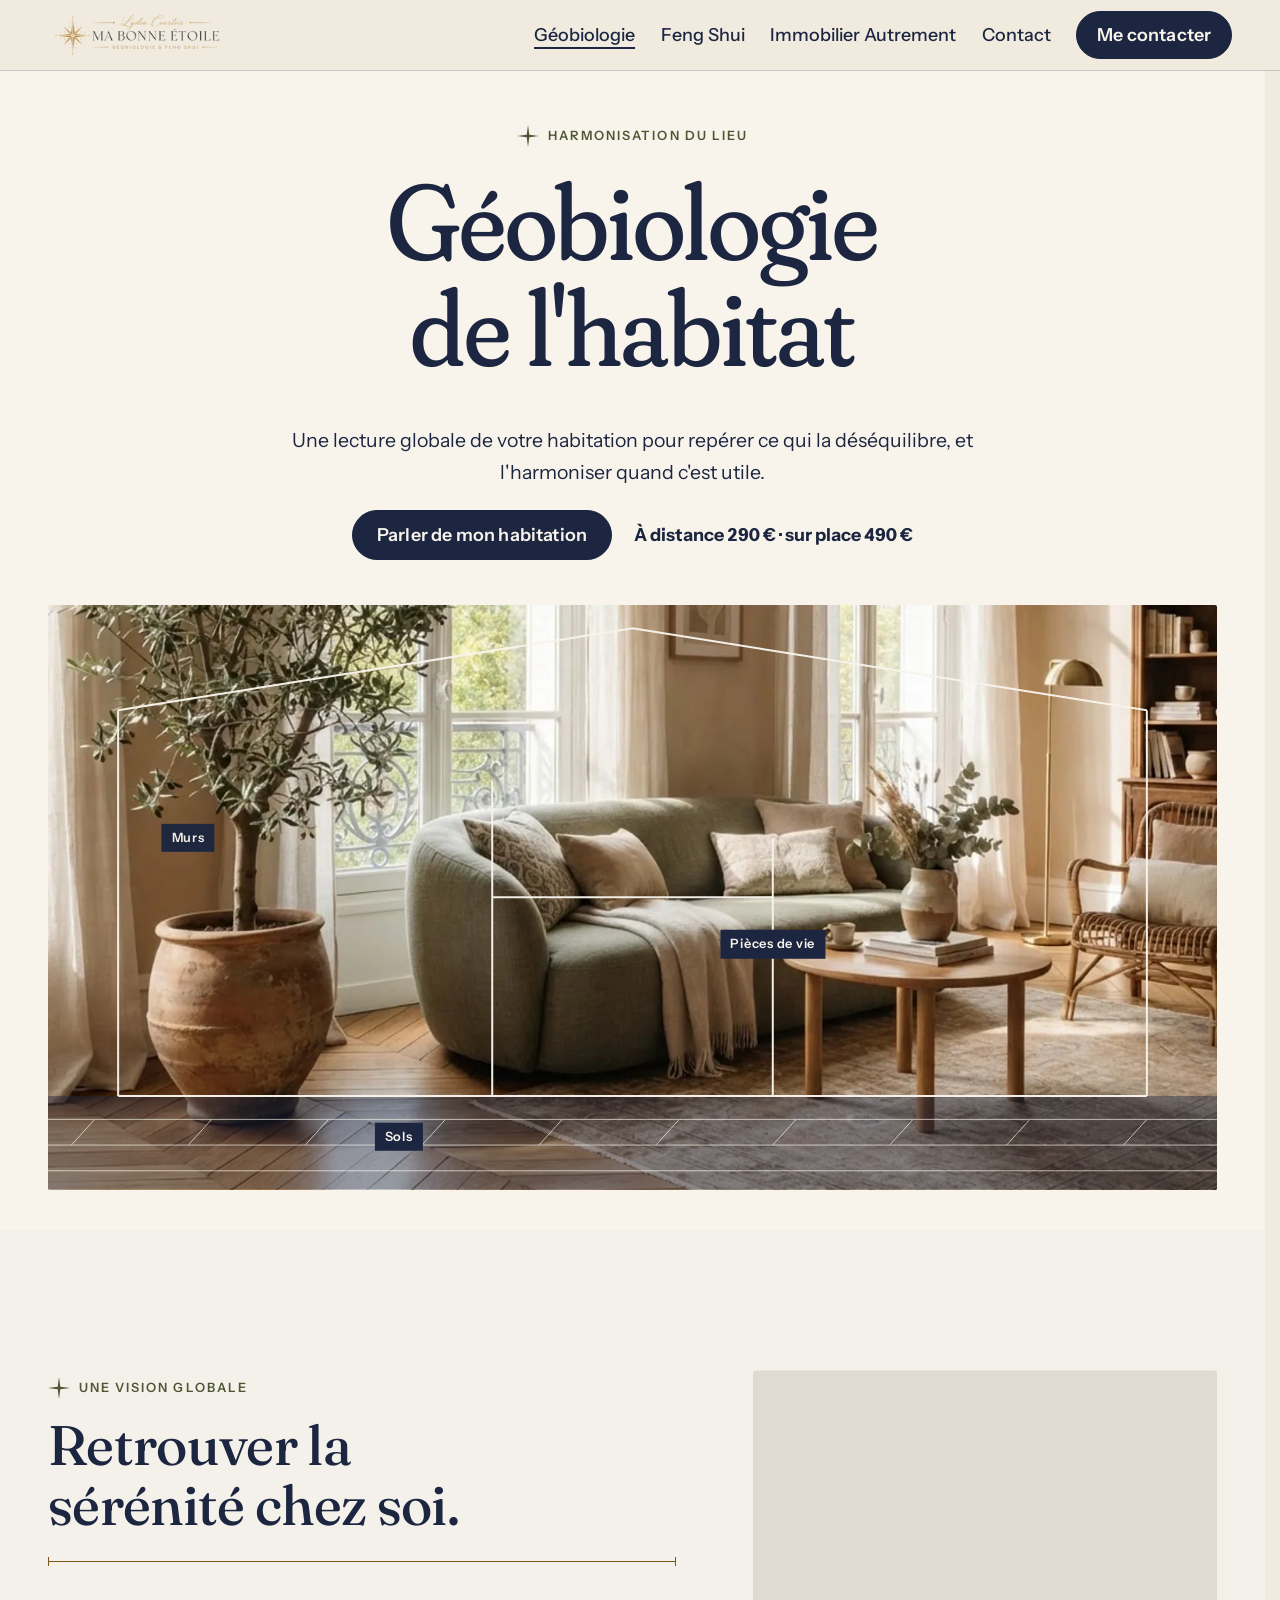
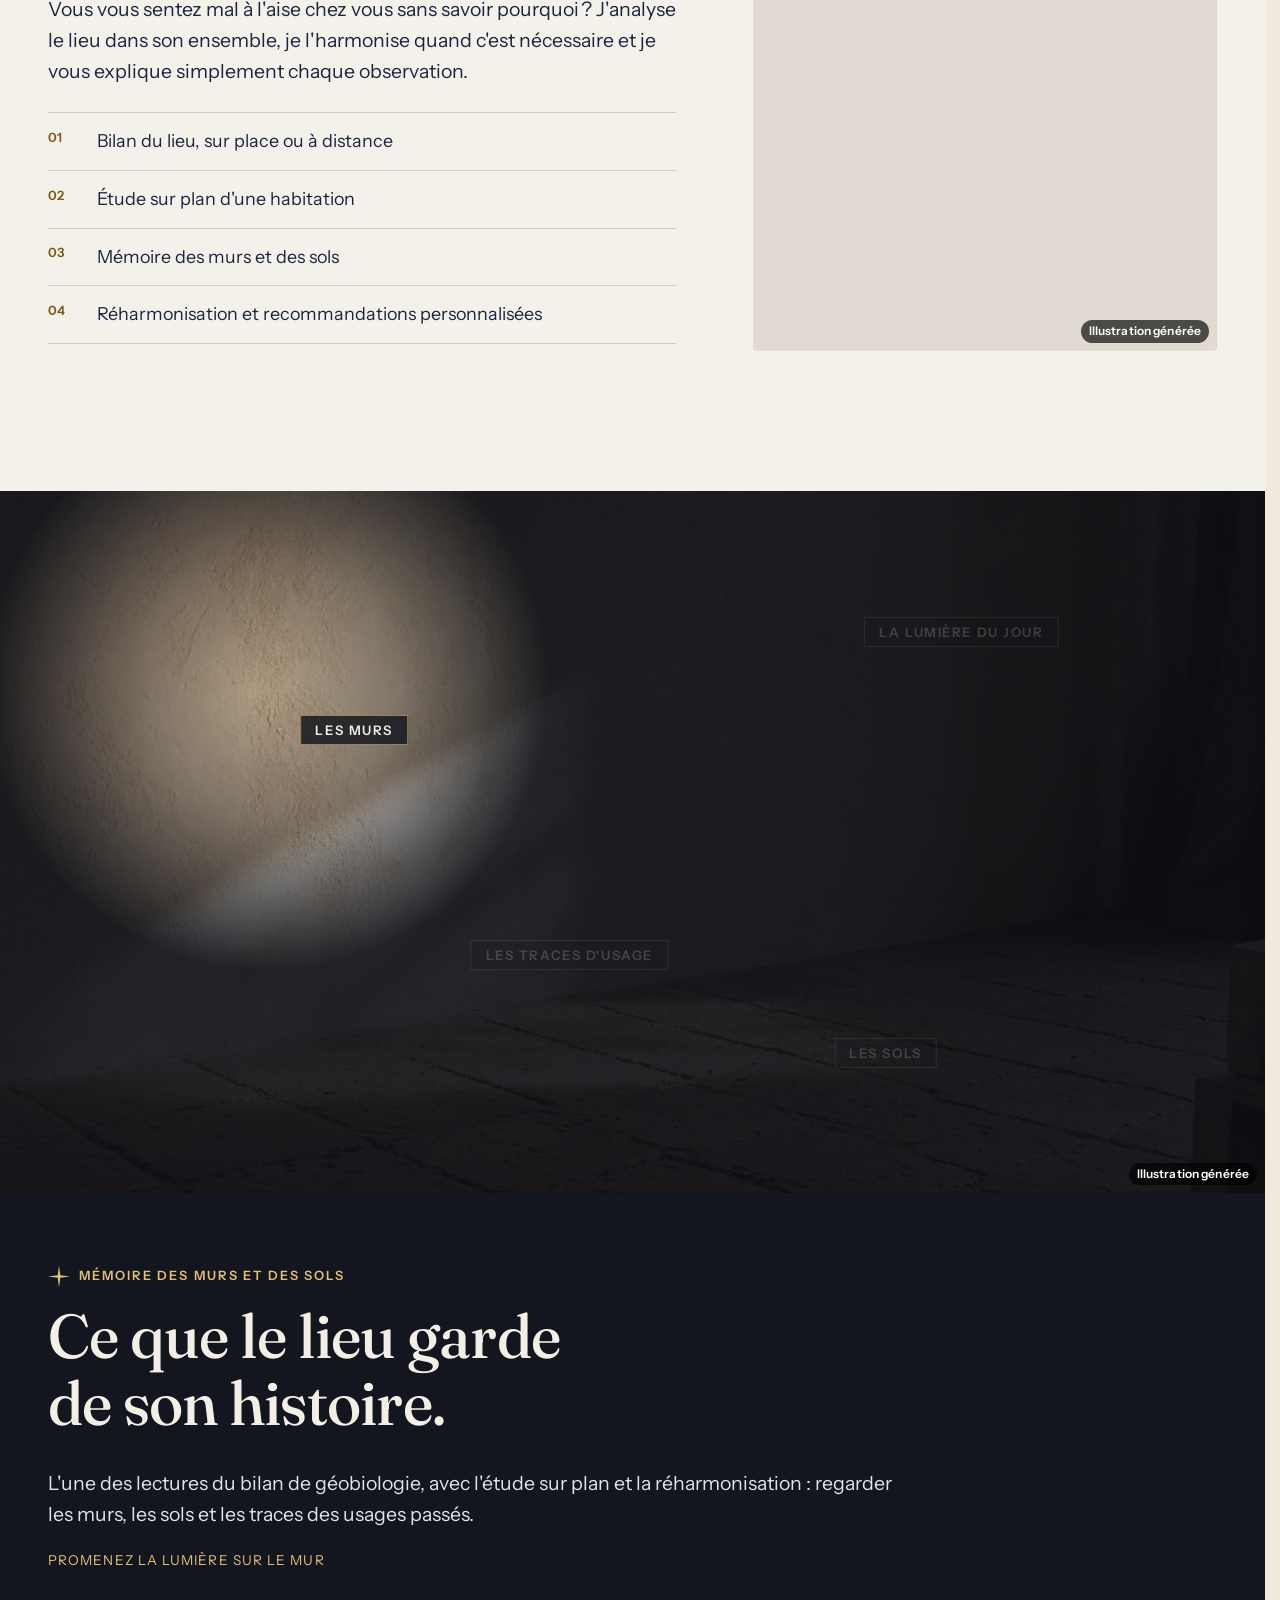
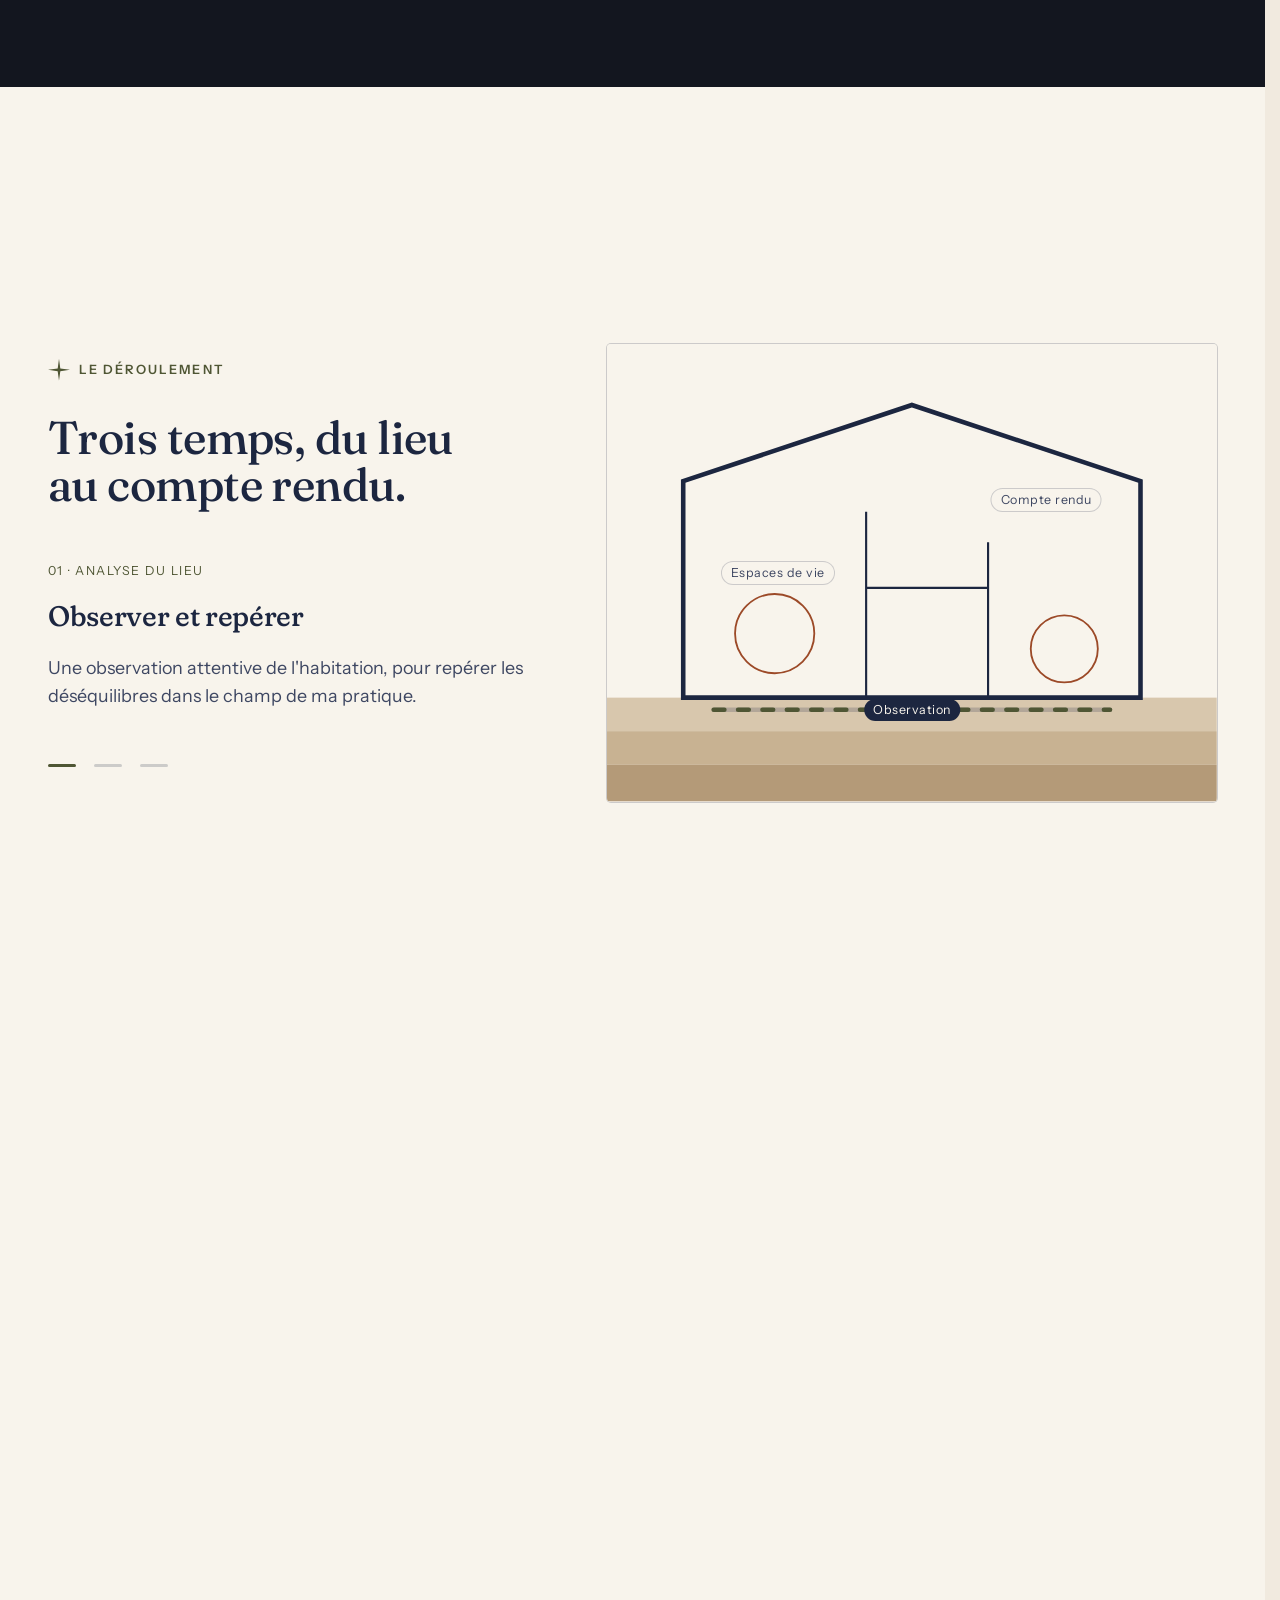
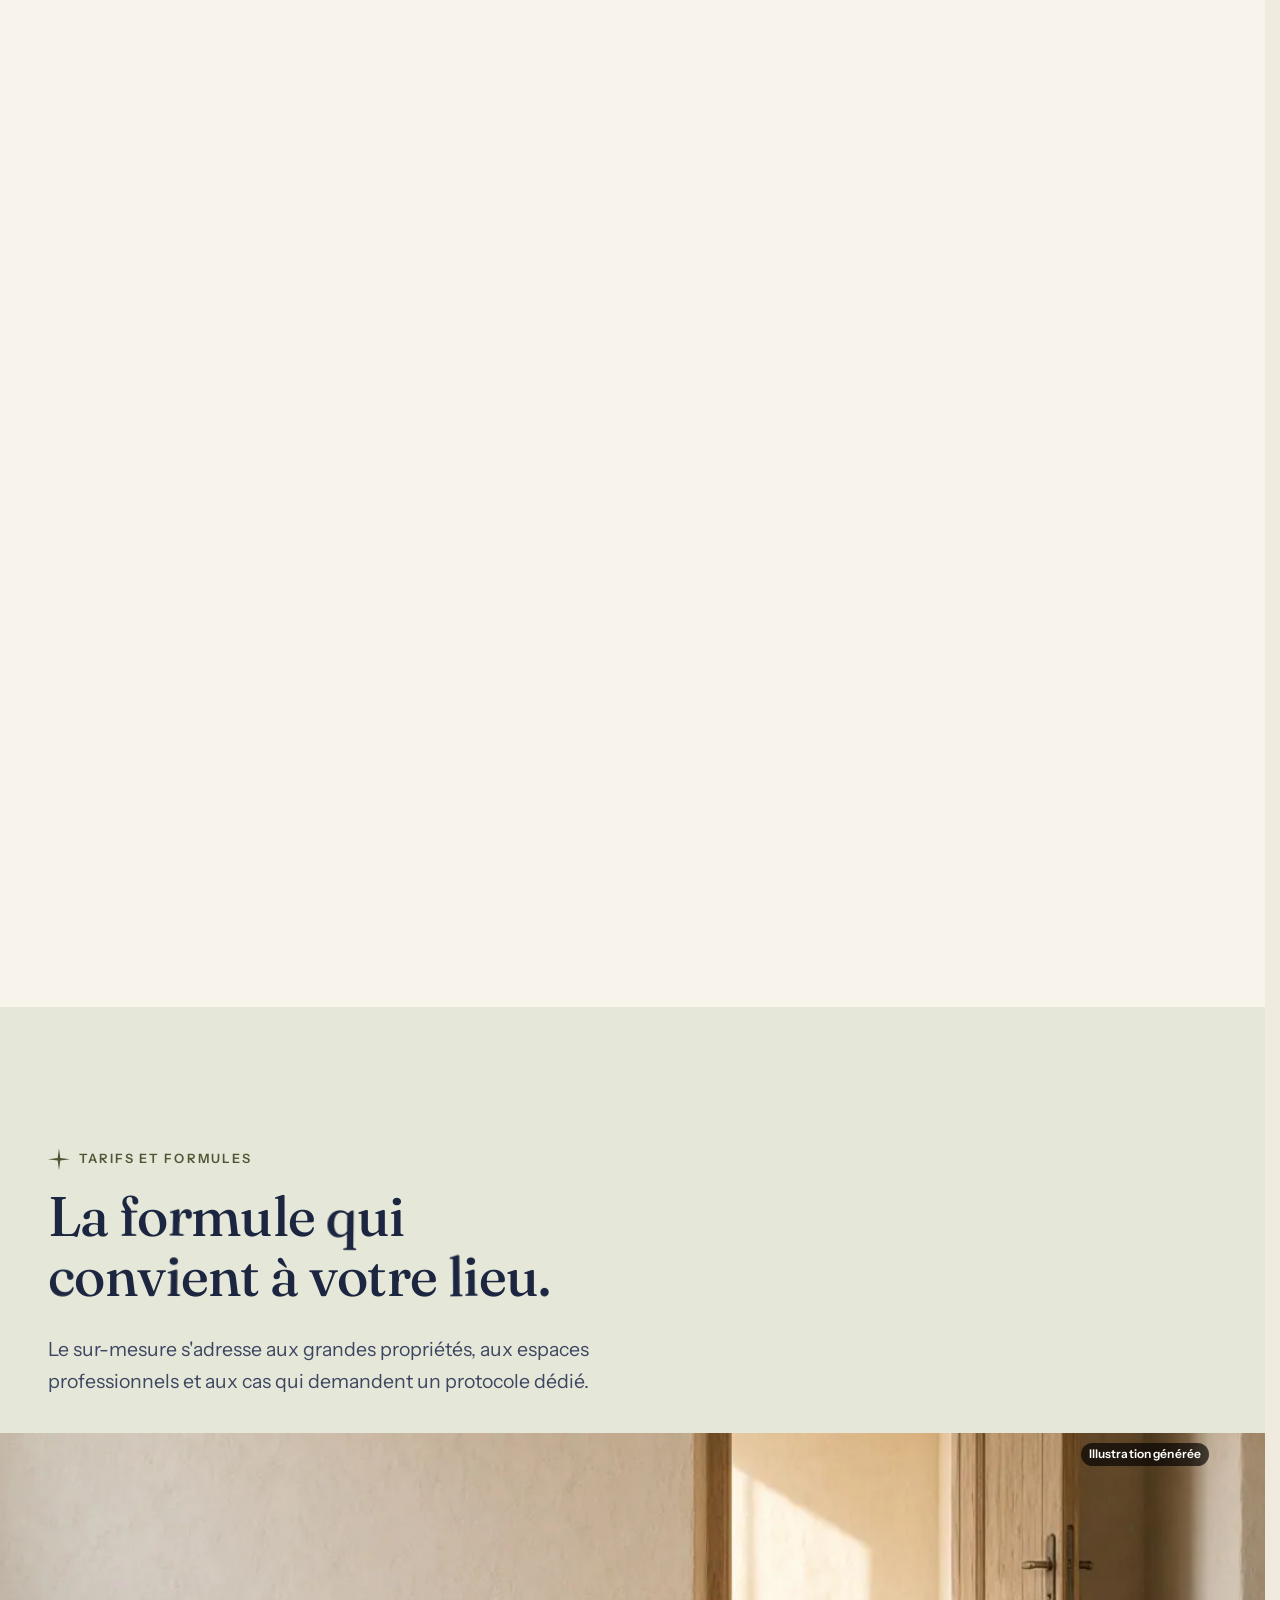
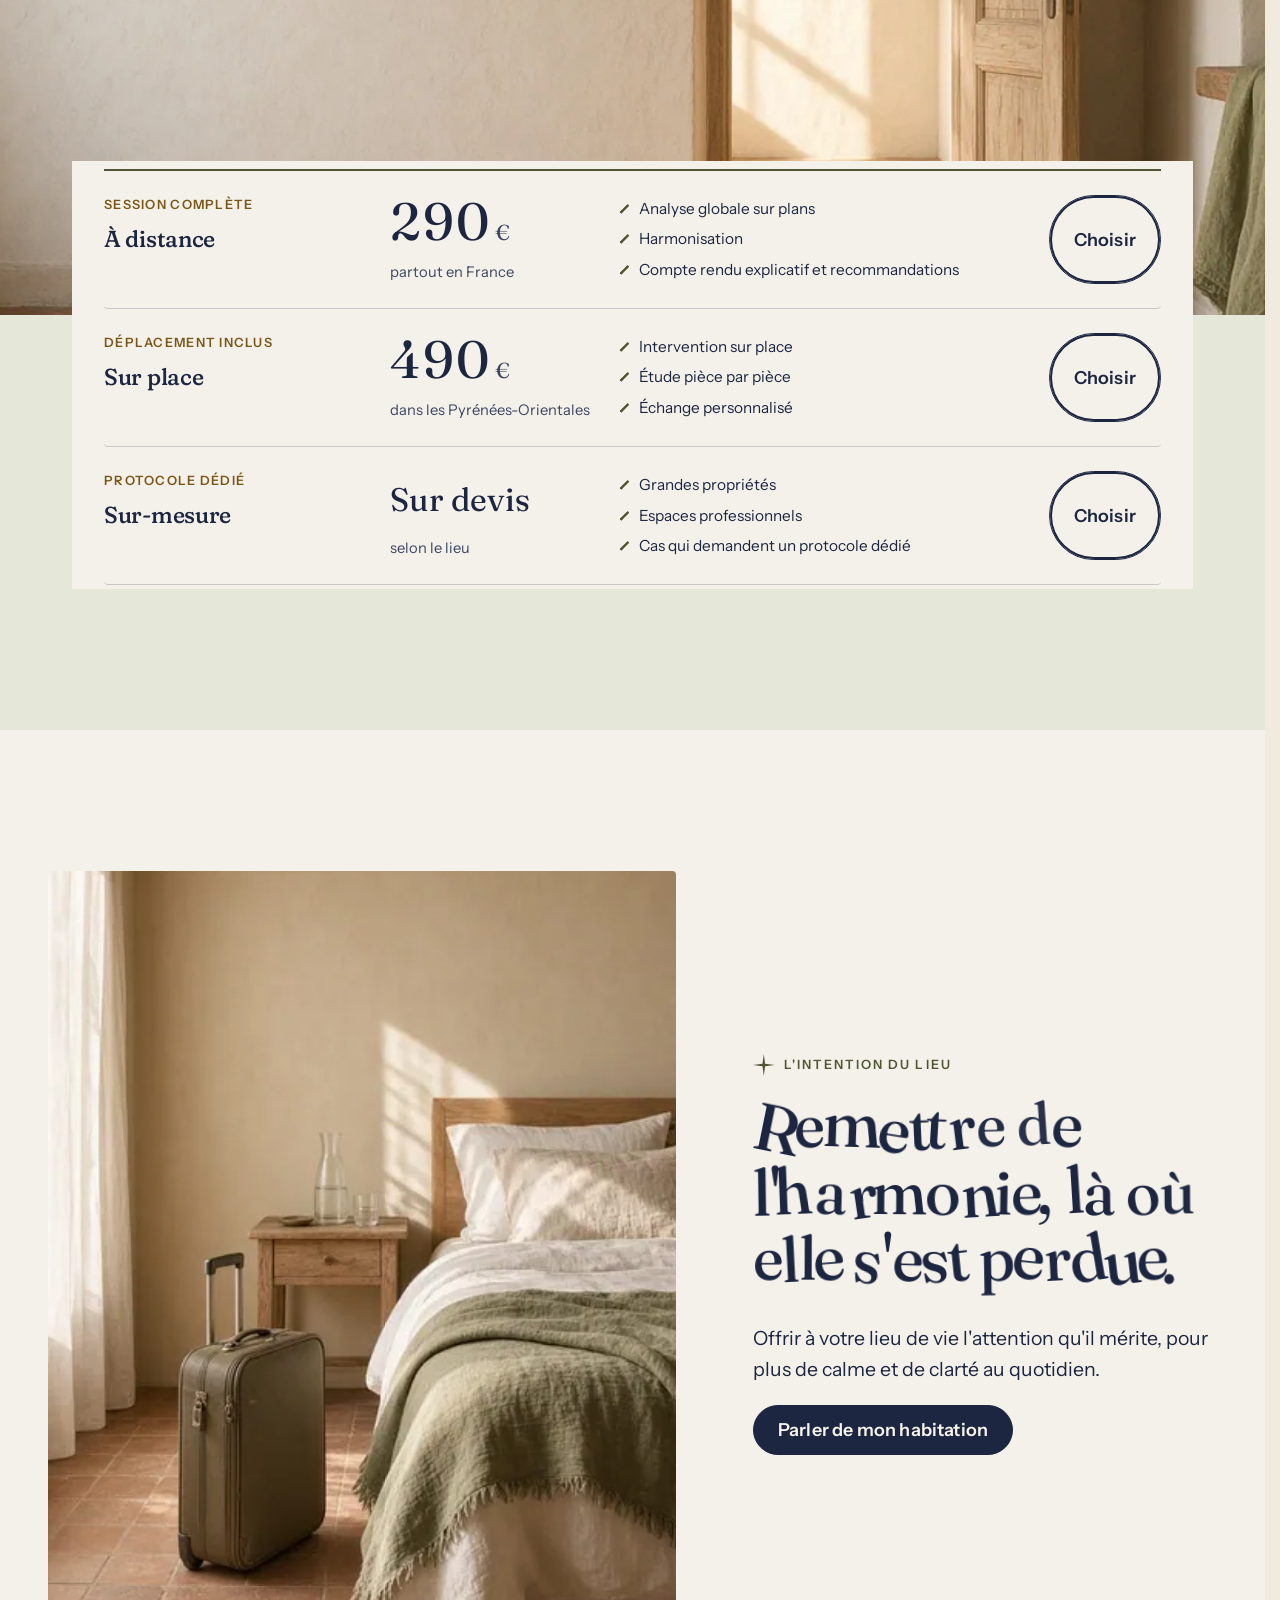
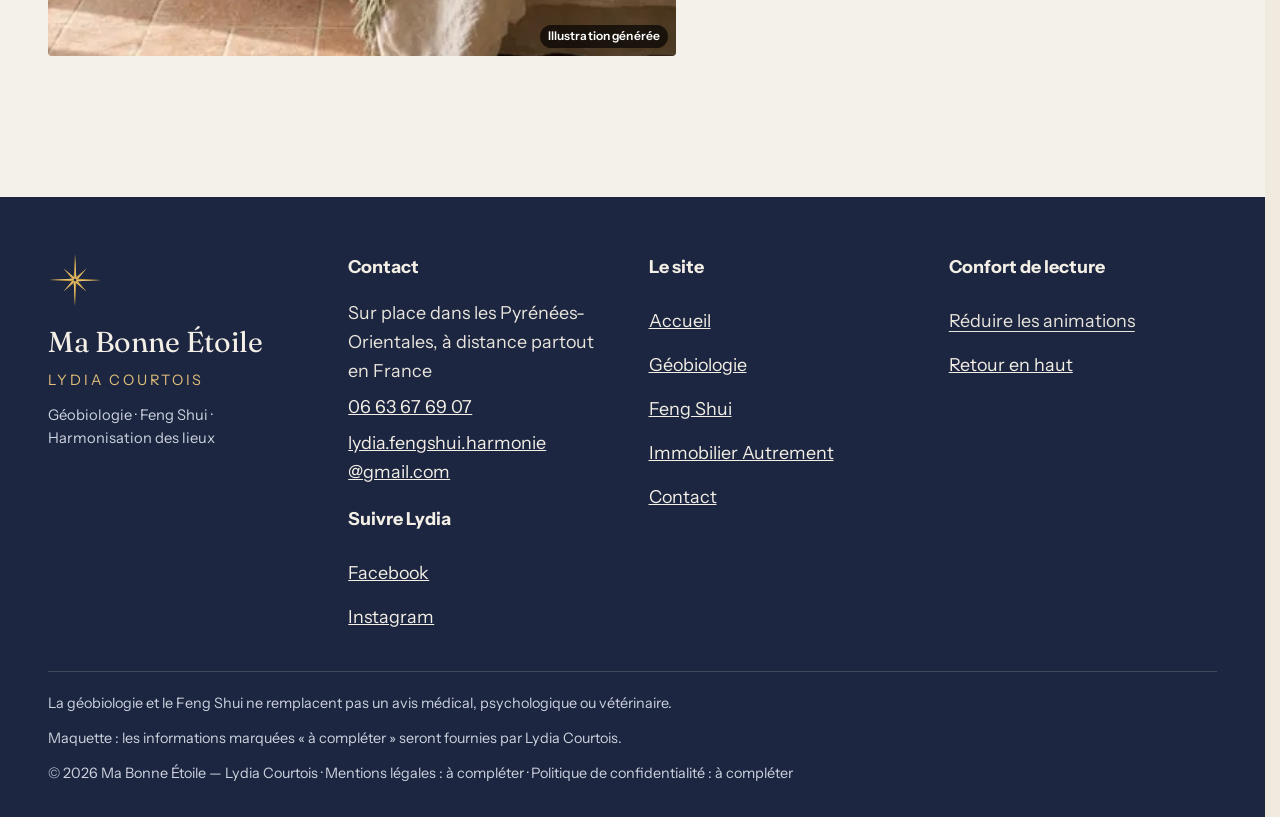
<file: geobiologie.html>
<!doctype html>
<html lang="fr" data-v="3">
<head>
<meta charset="utf-8">
<meta name="viewport" content="width=device-width, initial-scale=1, viewport-fit=cover">
<title>Géobiologie de l&#39;habitat — Ma Bonne Étoile, Lydia Courtois</title>
<meta name="description" content="Une lecture globale de votre habitation, l&#39;harmonisation quand c&#39;est utile et un compte rendu clair : à distance 290 €, sur place 490 €.">
<meta name="robots" content="noindex, nofollow">
<link rel="canonical" href="https://lydiacourtois-maquette.vercel.app/geobiologie">
<style>:root{--fond:#f1eadf;--texte:#1c2640;--voile-fond:#1c2640;--ouverture-fond:#1c2640;--menu-fond:#1c2640}:root { --entete-h: 72px; --barres-h: 0px; } html { background: var(--fond); color: var(--texte); scrollbar-gutter: stable; } body { margin: 0; background: var(--fond); } html.js:not(.calme):not(.secours):not([data-arrivee="retour"]) [data-anime] { opacity: 0; } html.js:not(.calme):not(.secours):not([data-arrivee="retour"]) [data-anime].vu { opacity: 1; } [data-voile] { position: fixed; inset: 0; z-index: 900; background: var(--voile-fond); transform: translateY(100%); visibility: hidden; pointer-events: none; } html[data-arrivee="voile"]:not(.voile-leve):not(.calme):not(.secours) [data-voile] { transform: none; visibility: visible; } html.calme [data-voile], html.secours [data-voile] { visibility: hidden !important; } .ouverture-panneau { position: fixed; inset: 0; z-index: 850; display: none; place-content: center; justify-items: center; background: var(--ouverture-fond, var(--voile-fond)); color: var(--fond); text-align: center; } html.js[data-arrivee="intro"]:not(.calme):not(.secours):not(.intro-finie) .ouverture-panneau { display: grid; } html.defilement-bloque, html.defilement-bloque body, html.js[data-arrivee="intro"]:not(.calme):not(.secours):not(.intro-finie), html.js[data-arrivee="intro"]:not(.calme):not(.secours):not(.intro-finie) body, html[data-arrivee="voile"]:not(.voile-leve):not(.calme):not(.secours), html[data-arrivee="voile"]:not(.voile-leve):not(.calme):not(.secours) body { overflow: hidden; } html.js[data-arrivee="intro"]:not(.calme):not(.secours):not(.intro-finie) { background-color: var(--ouverture-fond, var(--voile-fond)); } html[data-arrivee="voile"]:not(.voile-leve):not(.calme):not(.secours) { background-color: var(--voile-fond); }</style>
<script>(function () {
var d = document.documentElement, ss = null, ls = null;
try { ss = window.sessionStorage; ls = window.localStorage; } catch (e) {}
d.classList.add('js');
var calme = false;
try { calme = !!ls && ls.getItem('socle:calme') === 'oui'; } catch (e) {}
if (!calme && window.matchMedia && matchMedia('(prefers-reduced-motion: reduce)').matches) calme = true;
if (calme) d.classList.add('calme');
var nav = performance.getEntriesByType ? performance.getEntriesByType('navigation')[0] : null;
var type = nav ? nav.type : 'navigate';
var depart = null;
try { depart = JSON.parse(ss.getItem('socle:depart') || 'null'); ss.removeItem('socle:depart'); } catch (e) {}
if (depart && !(Date.now() - depart.t < 15000)) depart = null;
var retourSection = false;
try { retourSection = !!ss.getItem('socle:calme-retour'); } catch (e) {}
var mode = type === 'back_forward' || retourSection ? 'retour' : type === 'reload' ? 'intro' : depart ? 'voile' : 'intro';
d.setAttribute('data-arrivee', mode);
if (mode === 'voile' && depart.couleur) d.style.setProperty('--voile-fond', depart.couleur);
if (type === 'reload' && 'scrollRestoration' in history) {
if (!retourSection) history.scrollRestoration = 'manual';
}
try {
var choisie = ls && ls.getItem('socle:langue');
var langue = (d.lang || '').slice(0, 2);
if (choisie && choisie !== langue && type === 'navigate' && !depart) {
var alt = document.querySelector('link[rel="alternate"][hreflang="' + choisie + '"]');
if (alt) location.replace(new URL(alt.href).pathname + location.search + location.hash);
}
} catch (e) {}
setTimeout(function () { if (!d.classList.contains('demarre')) d.classList.add('secours'); }, 2000);
})();</script>
<link rel="preload" href="/assets/polices/fraunces.woff2" as="font" type="font/woff2" crossorigin>
<link rel="stylesheet" href="/assets/css/socle.css?v=3">
<link rel="stylesheet" href="/assets/css/modules.css?v=3">
<link rel="stylesheet" href="/assets/css/site.css?v=3">
<link rel="modulepreload" href="/assets/js/site.js?v=3">
<link rel="modulepreload" href="/assets/js/socle/index.js?v=3">
<script src="/assets/vendor/gsap.min.js" defer></script>
<script src="/assets/vendor/ScrollTrigger.min.js" defer></script>
<script src="/assets/vendor/SplitText.min.js" defer></script>
<script type="module" src="/assets/js/site.js?v=3"></script>
<meta name="theme-color" content="#f1eadf">
<link rel="icon" href="/assets/images/favicon.svg" type="image/svg+xml">
<link rel="apple-touch-icon" href="/assets/images/apple-touch-icon.png">
<meta property="og:type" content="website">
<meta property="og:site_name" content="Ma Bonne Étoile">
<meta property="og:locale" content="fr_FR">
<meta property="og:title" content="Géobiologie de l&#39;habitat — Ma Bonne Étoile, Lydia Courtois">
<meta property="og:description" content="Une lecture globale de votre habitation, l&#39;harmonisation quand c&#39;est utile et un compte rendu clair : à distance 290 €, sur place 490 €.">
<meta property="og:url" content="https://lydiacourtois-maquette.vercel.app/geobiologie">
<meta property="og:image" content="https://lydiacourtois-maquette.vercel.app/assets/partage/geobiologie-fr.jpg">
<meta property="og:image:width" content="1200">
<meta property="og:image:height" content="630">
<meta property="og:image:alt" content="Géobiologie de l&#39;habitat : salon aux murs sable et olivier en pot">
<meta name="twitter:card" content="summary_large_image">
<script type="application/ld+json">{"@context":"https://schema.org","@type":"ProfessionalService","name":"Ma Bonne Étoile — Lydia Courtois","url":"https://lydiacourtois-maquette.vercel.app/","telephone":"+33663676907","email":"lydia.fengshui.harmonie@gmail.com","areaServed":["Pyrénées-Orientales","France"],"sameAs":["https://www.facebook.com/lydia.fengshui.harmonie","https://www.instagram.com/lydia.feng.shui.harmonie"],"description":"Géobiologie, Feng Shui tibétain et Immobilier Autrement : accompagnements sur place dans les Pyrénées-Orientales et à distance partout en France."}</script>
</head>
<body id="haut" class="page-geobiologie">
<div data-voile data-forme="etoile" aria-hidden="true"><div class="voile-contenu"><svg class="etoile voile-etoile" viewBox="-100 -100 200 200" aria-hidden="true" focusable="false"><polygon class="etoile-corps" points="0.0,-96.0 4.6,-11.1 42.4,-42.4 11.1,-4.6 96.0,0.0 11.1,4.6 42.4,42.4 4.6,11.1 0.0,96.0 -4.6,11.1 -42.4,42.4 -11.1,4.6 -96.0,0.0 -11.1,-4.6 -42.4,-42.4 -4.6,-11.1"/><path class="etoile-relief" d="M0 0L0.0 -96.0L4.6 -11.1ZM0 0L42.4 -42.4L11.1 -4.6ZM0 0L96.0 0.0L11.1 4.6ZM0 0L42.4 42.4L4.6 11.1ZM0 0L0.0 96.0L-4.6 11.1ZM0 0L-42.4 42.4L-11.1 4.6ZM0 0L-96.0 0.0L-11.1 -4.6ZM0 0L-42.4 -42.4L-4.6 -11.1Z"/><circle class="etoile-coeur" r="5"/></svg><span data-voile-libelle>Géobiologie</span></div></div>
<div class="ouverture-panneau" data-ouverture aria-hidden="true">
  <svg class="ouverture-plan" viewBox="0 0 1000 600" preserveAspectRatio="xMidYMid slice" aria-hidden="true"><path d="M150 90 H850 V510 H150 Z M150 300 H420 M420 90 V510 M620 90 V300 M620 300 H850 M520 510 V420 M300 300 V510"/><path class="ouverture-porte" d="M480 510 A60 60 0 0 1 540 450"/></svg>
  <div class="ouverture-objet" data-ouverture-objet><svg class="etoile ouverture-etoile" viewBox="-100 -100 200 200" aria-hidden="true" focusable="false"><polygon class="etoile-corps" points="0.0,-96.0 4.6,-11.1 42.4,-42.4 11.1,-4.6 96.0,0.0 11.1,4.6 42.4,42.4 4.6,11.1 0.0,96.0 -4.6,11.1 -42.4,42.4 -11.1,4.6 -96.0,0.0 -11.1,-4.6 -42.4,-42.4 -4.6,-11.1"/><path class="etoile-relief" d="M0 0L0.0 -96.0L4.6 -11.1ZM0 0L42.4 -42.4L11.1 -4.6ZM0 0L96.0 0.0L11.1 4.6ZM0 0L42.4 42.4L4.6 11.1ZM0 0L0.0 96.0L-4.6 11.1ZM0 0L-42.4 42.4L-11.1 4.6ZM0 0L-96.0 0.0L-11.1 -4.6ZM0 0L-42.4 -42.4L-4.6 -11.1Z"/><circle class="etoile-coeur" r="5"/></svg></div>
  <p class="ouverture-nom"><span class="ouverture-signature">Lydia Courtois</span>Ma Bonne Étoile</p>
  <span class="ouverture-trait"></span>
  <p class="ouverture-ligne">Géobiologie · Feng Shui · Immobilier Autrement</p>
</div>
<a class="evitement" href="#contenu">Aller au contenu</a>
<header data-entete>
  <div class="entete-rangee">
    <a class="entete-logo" href="/" aria-label="Ma Bonne Étoile, Lydia Courtois" data-libelle="Accueil">
      <img src="/assets/images/logo-480.webp" srcset="/assets/images/logo-480.webp 480w, /assets/images/logo-960.webp 960w" sizes="160px" alt="Ma Bonne Étoile, Lydia Courtois" width="480" height="146">
    </a>
    <nav data-nav aria-label="Navigation principale">
      <ul><li><a href="/geobiologie" data-libelle="Géobiologie" aria-current="page">Géobiologie</a></li><li><a href="/feng-shui" data-libelle="Feng Shui">Feng Shui</a></li><li><a href="/immobilier-autrement" data-libelle="Immobilier Autrement">Immobilier Autrement</a></li><li><a href="/contact" data-libelle="Contact">Contact</a></li></ul>
    </nav>
    <div class="entete-actions">
      <a class="bouton" href="/contact#demande" data-libelle="Contact">Me contacter</a>
      <button type="button" data-menu-bouton aria-controls="menu" aria-expanded="false" data-libelle-ouvrir="Menu" data-libelle-fermer="Fermer"><span data-libelle-bouton>Menu</span></button>
    </div>
  </div>
</header>
<div id="menu" data-menu role="dialog" aria-modal="true" aria-label="Menu">
  <ul><li style="--i:0"><a href="/" class="menu-lien" data-libelle="Accueil">Accueil</a></li><li style="--i:1"><a href="/geobiologie" class="menu-lien" data-libelle="Géobiologie" aria-current="page">Géobiologie</a></li><li style="--i:2"><a href="/feng-shui" class="menu-lien" data-libelle="Feng Shui">Feng Shui</a></li><li style="--i:3"><a href="/immobilier-autrement" class="menu-lien" data-libelle="Immobilier Autrement">Immobilier Autrement</a></li><li style="--i:4"><a href="/contact" class="menu-lien" data-libelle="Contact">Contact</a></li></ul>
  <p><a class="bouton" href="tel:+33663676907">Appeler 06 63 67 69 07</a></p>
  <p><button type="button" class="lien" data-calme-bascule data-libelle-reduire="Réduire les animations" data-libelle-retablir="Rétablir les animations" data-libelle-systeme="Animations réduites par le réglage de votre appareil"><span data-libelle-bouton>Réduire les animations</span></button></p>
</div>
<main id="contenu" tabindex="-1" data-grille="fil" data-module="fil-conducteur">
<section class="geo-ouv" id="debut">
  <p class="surtitre" data-anime="gsap">Harmonisation du lieu</p>
  <h1 data-axes-ouv data-grille="typo" data-effet="titre-qui-s-apaise"><span class="ligne-masque"><span class="ouv-ligne" data-anime="gsap">Géobiologie de l&#39;habitat</span></span></h1>
  <p class="chapo" data-anime="gsap">Une lecture globale de votre habitation pour repérer ce qui la déséquilibre, et l&#39;harmoniser quand c&#39;est utile.</p>
  <p class="page-actions" data-anime="gsap">
    <a href="/contact?sujet=geobiologie#demande" class="bouton" data-libelle="Contact" data-action-principale data-survol="magnetique">Parler de mon habitation</a>
    <span class="info-cle" data-info-cle>À distance 290 € · sur place 490 €</span>
  </p>
  <div class="geo-bandeau" data-iris-centre>
    <figure class="media " style="--cadrage:50% 50%">
  <picture><source media="(max-width: 760px) and (orientation: portrait)" srcset="/assets/images/geo-ouverture-mobile-640.webp 640w, /assets/images/geo-ouverture-mobile-1080.webp 1080w" sizes="(max-width: 1240px) 96vw, 1240px">
    <img src="/assets/images/geo-ouverture-1500.webp" srcset="/assets/images/geo-ouverture-640.webp 640w, /assets/images/geo-ouverture-1024.webp 1024w, /assets/images/geo-ouverture-1500.webp 1500w" sizes="(max-width: 1240px) 96vw, 1240px" alt="Salon aux murs sable, parquet en chevrons et olivier en pot" width="1500" height="750" fetchpriority="high" loading="eager" decoding="async">
  </picture>
</figure>
    <svg class="coupe" viewBox="0 0 1000 500" preserveAspectRatio="none" aria-hidden="true" data-effet="coupe-du-lieu" data-superpose>
      <rect class="coupe-voile" x="0" y="420" width="1000" height="80"/>
      <path class="trait-coupe" data-trace-ouv d="M60 420 H940 M60 420 V90 M940 420 V90 M60 90 L500 20 L940 90"/>
      <path class="trait-coupe" data-trace-ouv d="M380 420 V150 M620 420 V200 M380 250 H620"/>
      <path class="hachure" data-trace-ouv d="M0 440 H1000 M0 462 H1000 M0 484 H1000 M40 440 l-20 22 M140 440 l-20 22 M240 440 l-20 22 M340 440 l-20 22 M440 440 l-20 22 M540 440 l-20 22 M640 440 l-20 22 M740 440 l-20 22 M840 440 l-20 22 M940 440 l-20 22"/>
    </svg>
    <span class="coupe-etiquette" style="left:12%;top:40%">Murs</span>
    <span class="coupe-etiquette" style="left:30%;top:91%">Sols</span>
    <span class="coupe-etiquette" style="left:62%;top:58%">Pièces de vie</span>
    <span data-fil-point="0.02 1" data-fil-sans-perle aria-hidden="true"></span>
  </div>
</section>
<section class="section" id="vision" data-fil="gauche">
  <div class="conteneur duo">
    <div>
      <p class="surtitre">Une vision globale</p>
      <h2 class="titre-section titre-regle" data-effet="titre-a-la-regle" data-axes data-fil-repere>Retrouver la sérénité chez soi.</h2>
      <p class="chapo" data-anime>Vous vous sentez mal à l&#39;aise chez vous sans savoir pourquoi ? J&#39;analyse le lieu dans son ensemble, je l&#39;harmonise quand c&#39;est nécessaire et je vous explique simplement chaque observation.</p>
      <ul class="liste-plan" data-anime="cascade"><li><b>01</b><span>Bilan du lieu, sur place ou à distance</span></li><li><b>02</b><span>Étude sur plan d&#39;une habitation</span></li><li><b>03</b><span>Mémoire des murs et des sols</span></li><li><b>04</b><span>Réharmonisation et recommandations personnalisées</span></li></ul>
    </div>
    <figure class="media media-portrait" data-grok data-anime="rideau" style="--cadrage:50% 50%">
  <picture>
    <img src="/assets/images/grok/geo-vision-800.webp" srcset="/assets/images/grok/geo-vision-480.webp 480w, /assets/images/grok/geo-vision-800.webp 800w" sizes="(max-width: 760px) 92vw, 38vw" alt="Pièce vide aux murs de pierre chaulés, fenêtre ouverte sur les oliviers" width="800" height="1000" loading="lazy" decoding="async">
  </picture><figcaption class="mention-ia">Illustration générée</figcaption>
</figure>
  </div>
</section>
<section class="memoire" id="memoire" data-entete-cache>
  <div class="memoire-scene" data-effet="lumiere-rasante" data-souris role="img" aria-label="Mur à la chaux et sol de tomettes éclairés par une lumière rasante que l&#39;on déplace">
    <figure class="media memoire-photo" data-grok style="--cadrage:50% 50%">
  <picture>
    <img src="/assets/images/grok/geo-tarifs-1280.webp" srcset="/assets/images/grok/geo-tarifs-640.webp 640w, /assets/images/grok/geo-tarifs-1280.webp 1280w" sizes="100vw" alt="" width="1280" height="854" loading="lazy" decoding="async">
  </picture><figcaption class="mention-ia">Illustration générée</figcaption>
</figure>
    <div class="memoire-ombre" aria-hidden="true"></div>
    <span class="memoire-mot" data-x="28" data-y="34" style="left:28%;top:34%" aria-hidden="true">Les murs</span>
    <span class="memoire-mot" data-x="70" data-y="80" style="left:70%;top:80%" aria-hidden="true">Les sols</span>
    <span class="memoire-mot" data-x="45" data-y="66" style="left:45%;top:66%" aria-hidden="true">Les traces d&#39;usage</span>
    <span class="memoire-mot" data-x="76" data-y="20" style="left:76%;top:20%" aria-hidden="true">La lumière du jour</span>
  </div>
  <div class="conteneur memoire-texte">
    <p class="surtitre">Mémoire des murs et des sols</p>
    <h2 class="titre-grand titre-etoiles" data-anime="gsap" data-effet="titre-etoiles" data-axes>Ce que le lieu garde de son histoire.</h2>
    <p class="chapo">L&#39;une des lectures du bilan de géobiologie, avec l&#39;étude sur plan et la réharmonisation : regarder les murs, les sols et les traces des usages passés.</p>
    <p class="memoire-indice"><span class="souris">Promenez la lumière sur le mur</span><span class="doigt">Faites défiler : la lumière avance</span></p>
  </div>
</section>
<section class="see" id="deroulement" data-module="schema-epingle-etapes" data-epingle data-entete-cache data-grille="scene" data-effet="lecture-de-la-coupe" aria-labelledby="t-deroulement">
  <div class="see__scene">
    <div class="see__grille socle-cadre conteneur">
      <div class="see__texte" data-tient="texte">
        <p class="surtitre see__surtitre">Le déroulement</p>
        <h2 class="see__titre" id="t-deroulement" data-axes>Trois temps, du lieu au compte rendu.</h2>
        <ol class="see__etapes">
          <li class="see__etape"><p class="see__n">01 · Analyse du lieu</p><h3>Observer et repérer</h3><p>Une observation attentive de l&#39;habitation, pour repérer les déséquilibres dans le champ de ma pratique.</p></li><li class="see__etape"><p class="see__n">02 · Harmonisation</p><h3>Remettre le lieu en mouvement</h3><p>Une intervention ciblée sur les espaces de vie, quand c&#39;est nécessaire, pour que le lieu circule à nouveau.</p></li><li class="see__etape"><p class="see__n">03 · Restitution et suivi</p><h3>Un compte rendu clair</h3><p>Des recommandations personnalisées et un suivi dédié.</p></li>
        </ol>
      </div>
      <figure class="see__schema" data-tient="schéma">
        <div class="see__plan">
          <svg class="see__svg" viewBox="0 0 400 300" aria-hidden="true">
            <rect class="see__fond" width="400" height="300"/>
            <rect class="sol" x="0" y="232" width="400" height="22"/><rect class="sol sol--2" x="0" y="254" width="400" height="22"/><rect class="sol sol--3" x="0" y="276" width="400" height="24"/>
            <path class="mur-plan" d="M50 232 V90 L200 40 L350 90 V232 Z"/>
            <path class="cloison-plan" d="M170 232 V110 M250 232 V130 M170 160 H250"/>
            <g data-see-partie="1" data-see-des="1"><path class="see__trait" d="M70 240 H330"/><path class="see__flux" d="M70 240 H330"/><circle class="ressenti-c" cx="110" cy="190" r="26"/><circle class="ressenti-c" cx="300" cy="200" r="22"/></g>
            <g data-see-partie="2" data-see-des="2"><circle class="ressenti" cx="110" cy="190" r="26"/><circle class="ressenti" cx="300" cy="200" r="22"/><path class="see__pointe" d="M110 150 v-22 M300 160 v-22"/></g>
            <g data-see-partie="3" data-see-des="3"><rect x="232" y="44" width="110" height="34" rx="3" fill="var(--papier)" stroke="var(--encre)"/><path class="coche" d="M244 61 l7 7 12 -14"/><path d="M270 56 h58 M270 66 h40" stroke="var(--encre)" stroke-width="2"/></g>
          </svg>
          <span class="see__etiquette" data-see-partie="1" style="--x: 50%; --y: 80%">Observation</span>
          <span class="see__etiquette" data-see-partie="2" style="--x: 28%; --y: 50%">Espaces de vie</span>
          <span class="see__etiquette" data-see-partie="3" style="--x: 72%; --y: 34%">Compte rendu</span>
        </div>
        <figcaption class="socle-sr">Coupe illustrative d&#39;une maison : sols, murs et pièces de vie se lisent l&#39;un après l&#39;autre.</figcaption>
      </figure>
    </div>
  </div>
</section>
<section class="section papier tarifs" id="tarifs" data-fil="droite">
  <div class="conteneur tarifs-grille tarifs--geobiologie">
    <div class="tarifs-tete">
      <p class="surtitre">Tarifs et formules</p>
      <h2 class="titre-section titre-etoiles" data-anime="gsap" data-effet="titre-etoiles" data-axes data-fil-repere>La formule qui convient à votre lieu.</h2>
      <p class="chapo texte-doux" data-anime>Le sur-mesure s&#39;adresse aux grandes propriétés, aux espaces professionnels et aux cas qui demandent un protocole dédié.</p>
      <div class="tarifs-bande"><figure class="media tarifs-photo" data-grok data-fx="parallaxe" data-fx-force="8" style="--cadrage:50% 50%">
  <picture>
    <img src="/assets/images/grok/page-404-1280.webp" srcset="/assets/images/grok/page-404-640.webp 640w, /assets/images/grok/page-404-1280.webp 1280w" sizes="(max-width: 1240px) 96vw, 1240px" alt="Porte ouverte sur une petite pièce chaulée inondée de soleil" width="1280" height="720" loading="lazy" decoding="async">
  </picture><figcaption class="mention-ia">Illustration générée</figcaption>
</figure></div>
      <div class="trf" data-module="tarifs-a-rouleaux" data-grille="retour" data-effet="prix-qui-roulent" data-conseillee="Lancement" data-choisie="Choisie"><ul class="trf__grille">
    <li class="trf__formule" data-formule="À distance">
      <p class="trf__sur">Session complète</p>
      <h3 class="trf__nom">À distance</h3>
      <p class="trf__prix" data-prix><span class="trf__montant">290</span> <span class="trf__unite">€</span></p>
      <p class="trf__note">partout en France</p>
      <ul class="trf__inclus"><li>Analyse globale sur plans</li><li>Harmonisation</li><li>Compte rendu explicatif et recommandations</li></ul>
      <a href="/contact?sujet=geobiologie-distance#demande" class="bouton bouton--contour trf__choisir" data-libelle="Contact">Choisir</a>
    </li><li class="trf__formule" data-formule="Sur place">
      <p class="trf__sur">Déplacement inclus</p>
      <h3 class="trf__nom">Sur place</h3>
      <p class="trf__prix" data-prix><span class="trf__montant">490</span> <span class="trf__unite">€</span></p>
      <p class="trf__note">dans les Pyrénées-Orientales</p>
      <ul class="trf__inclus"><li>Intervention sur place</li><li>Étude pièce par pièce</li><li>Échange personnalisé</li></ul>
      <a href="/contact?sujet=geobiologie-sur-place#demande" class="bouton bouton--contour trf__choisir" data-libelle="Contact">Choisir</a>
    </li><li class="trf__formule" data-formule="Sur-mesure">
      <p class="trf__sur">Protocole dédié</p>
      <h3 class="trf__nom">Sur-mesure</h3>
      <p class="trf__prix" data-prix><span class="trf__montant trf__montant--texte">Sur devis</span></p>
      <p class="trf__note">selon le lieu</p>
      <ul class="trf__inclus"><li>Grandes propriétés</li><li>Espaces professionnels</li><li>Cas qui demandent un protocole dédié</li></ul>
      <a href="/contact?sujet=geobiologie-sur-mesure#demande" class="bouton bouton--contour trf__choisir" data-libelle="Contact">Choisir</a>
    </li>
  </ul></div>
    </div>
  </div>
</section>
<section class="section" id="intention" data-fil="gauche">
  <div class="conteneur duo duo--inverse">
    <div>
      <p class="surtitre">L&#39;intention du lieu</p>
      <h2 class="titre-grand titre-etoiles" data-anime="gsap" data-effet="titre-etoiles" data-axes data-fil-repere>Remettre de l&#39;harmonie, là où elle s&#39;est perdue.</h2>
      <p class="chapo" data-anime>Offrir à votre lieu de vie l&#39;attention qu&#39;il mérite, pour plus de calme et de clarté au quotidien.</p>
      <p data-anime><a href="/contact?sujet=geobiologie#demande" class="bouton" data-libelle="Contact" data-survol="magnetique">Parler de mon habitation</a></p>
    </div>
    <figure class="media media-portrait" data-grok data-fx="zoom" style="--cadrage:50% 50%">
  <picture>
    <img src="/assets/images/grok/geo-intention-800.webp" srcset="/assets/images/grok/geo-intention-480.webp 480w, /assets/images/grok/geo-intention-800.webp 800w" sizes="(max-width: 760px) 92vw, 36vw" alt="Chambre calme au matin, lin et lumière douce" width="800" height="1000" loading="lazy" decoding="async">
  </picture><figcaption class="mention-ia">Illustration générée</figcaption>
</figure>
  </div>
  <span data-fil-point="0.5 1" aria-hidden="true"></span>
</section>
<template data-fil-objet><polygon points="0.0,-11.0 0.8,-1.8 4.9,-4.9 1.8,-0.8 11.0,0.0 1.8,0.8 4.9,4.9 0.8,1.8 0.0,11.0 -0.8,1.8 -4.9,4.9 -1.8,0.8 -11.0,0.0 -1.8,-0.8 -4.9,-4.9 -0.8,-1.8"/></template>
</main>
<footer class="pied" id="pied">
  <div class="conteneur pied-grille">
    <div class="pied-marque">
      <svg class="etoile pied-etoile" viewBox="-100 -100 200 200" aria-hidden="true" focusable="false"><polygon class="etoile-corps" points="0.0,-96.0 4.6,-11.1 42.4,-42.4 11.1,-4.6 96.0,0.0 11.1,4.6 42.4,42.4 4.6,11.1 0.0,96.0 -4.6,11.1 -42.4,42.4 -11.1,4.6 -96.0,0.0 -11.1,-4.6 -42.4,-42.4 -4.6,-11.1"/><path class="etoile-relief" d="M0 0L0.0 -96.0L4.6 -11.1ZM0 0L42.4 -42.4L11.1 -4.6ZM0 0L96.0 0.0L11.1 4.6ZM0 0L42.4 42.4L4.6 11.1ZM0 0L0.0 96.0L-4.6 11.1ZM0 0L-42.4 42.4L-11.1 4.6ZM0 0L-96.0 0.0L-11.1 -4.6ZM0 0L-42.4 -42.4L-4.6 -11.1Z"/><circle class="etoile-coeur" r="5"/></svg>
      <p class="pied-nom">Ma Bonne Étoile</p>
      <p class="pied-signature">Lydia Courtois</p>
      <p class="pied-metiers">Géobiologie · Feng Shui · Harmonisation des lieux</p>
    </div>
    <div>
      <p><strong>Contact</strong></p>
      <p>Sur place dans les Pyrénées-Orientales, à distance partout en France<br><a href="tel:+33663676907">06 63 67 69 07</a><br><a class="pied-email" href="mailto:lydia.fengshui.harmonie@gmail.com">lydia.fengshui.harmonie<wbr>@gmail.com</a></p>
      <p><strong>Suivre Lydia</strong></p>
      <ul class="pied-reseaux">
        <li><a href="https://www.facebook.com/lydia.fengshui.harmonie" target="_blank" rel="noopener">Facebook <span class="visuellement-cache">(nouvel onglet)</span></a></li>
        <li><a href="https://www.instagram.com/lydia.feng.shui.harmonie" target="_blank" rel="noopener">Instagram <span class="visuellement-cache">(nouvel onglet)</span></a></li>
      </ul>
    </div>
    <nav aria-label="Le site">
      <p><strong>Le site</strong></p>
      <ul><li><a href="/" data-libelle="Accueil">Accueil</a></li><li><a href="/geobiologie" data-libelle="Géobiologie" aria-current="page">Géobiologie</a></li><li><a href="/feng-shui" data-libelle="Feng Shui">Feng Shui</a></li><li><a href="/immobilier-autrement" data-libelle="Immobilier Autrement">Immobilier Autrement</a></li><li><a href="/contact" data-libelle="Contact">Contact</a></li></ul>
    </nav>
    <div>
      <p><strong>Confort de lecture</strong></p>
      <ul>
        <li><button type="button" class="lien" data-calme-bascule data-libelle-reduire="Réduire les animations" data-libelle-retablir="Rétablir les animations" data-libelle-systeme="Animations réduites par le réglage de votre appareil"><span data-libelle-bouton>Réduire les animations</span></button></li>
        <li><a href="#haut" data-sans-transition>Retour en haut</a></li>
      </ul>
    </div>
  </div>
  <div class="conteneur pied-bas">
    <p>La géobiologie et le Feng Shui ne remplacent pas un avis médical, psychologique ou vétérinaire.</p>
    <p>Maquette : les informations marquées « à compléter » seront fournies par Lydia Courtois.</p>
    <p>© 2026 Ma Bonne Étoile — Lydia Courtois · <span class="pied-legal">Mentions légales : à compléter</span> · <span class="pied-legal">Politique de confidentialité : à compléter</span></p>
  </div>
</footer>
<div data-barre-fixe>
  <a class="bouton bouton--contour" href="tel:+33663676907">Appeler</a>
  <a class="bouton" href="/contact#demande" data-libelle="Contact">Me contacter</a>
</div>
</body>
</html>
</file>
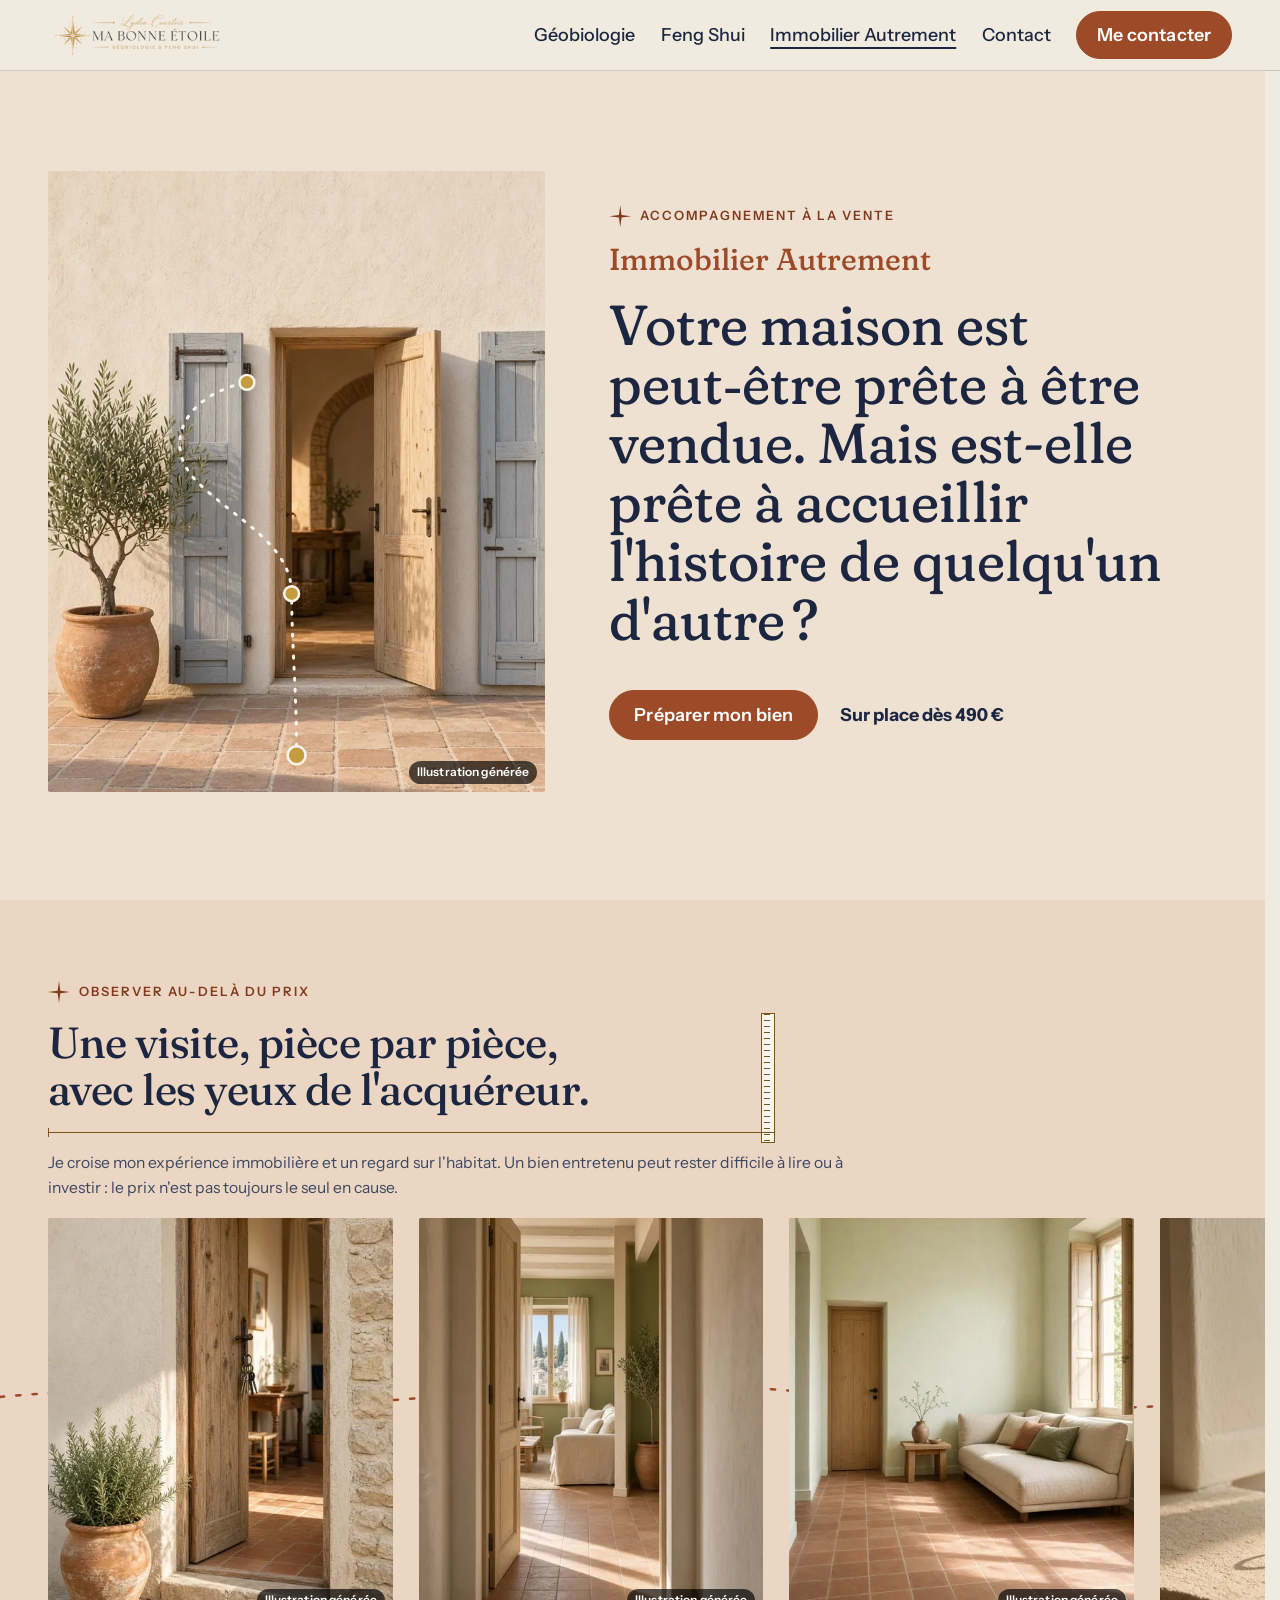
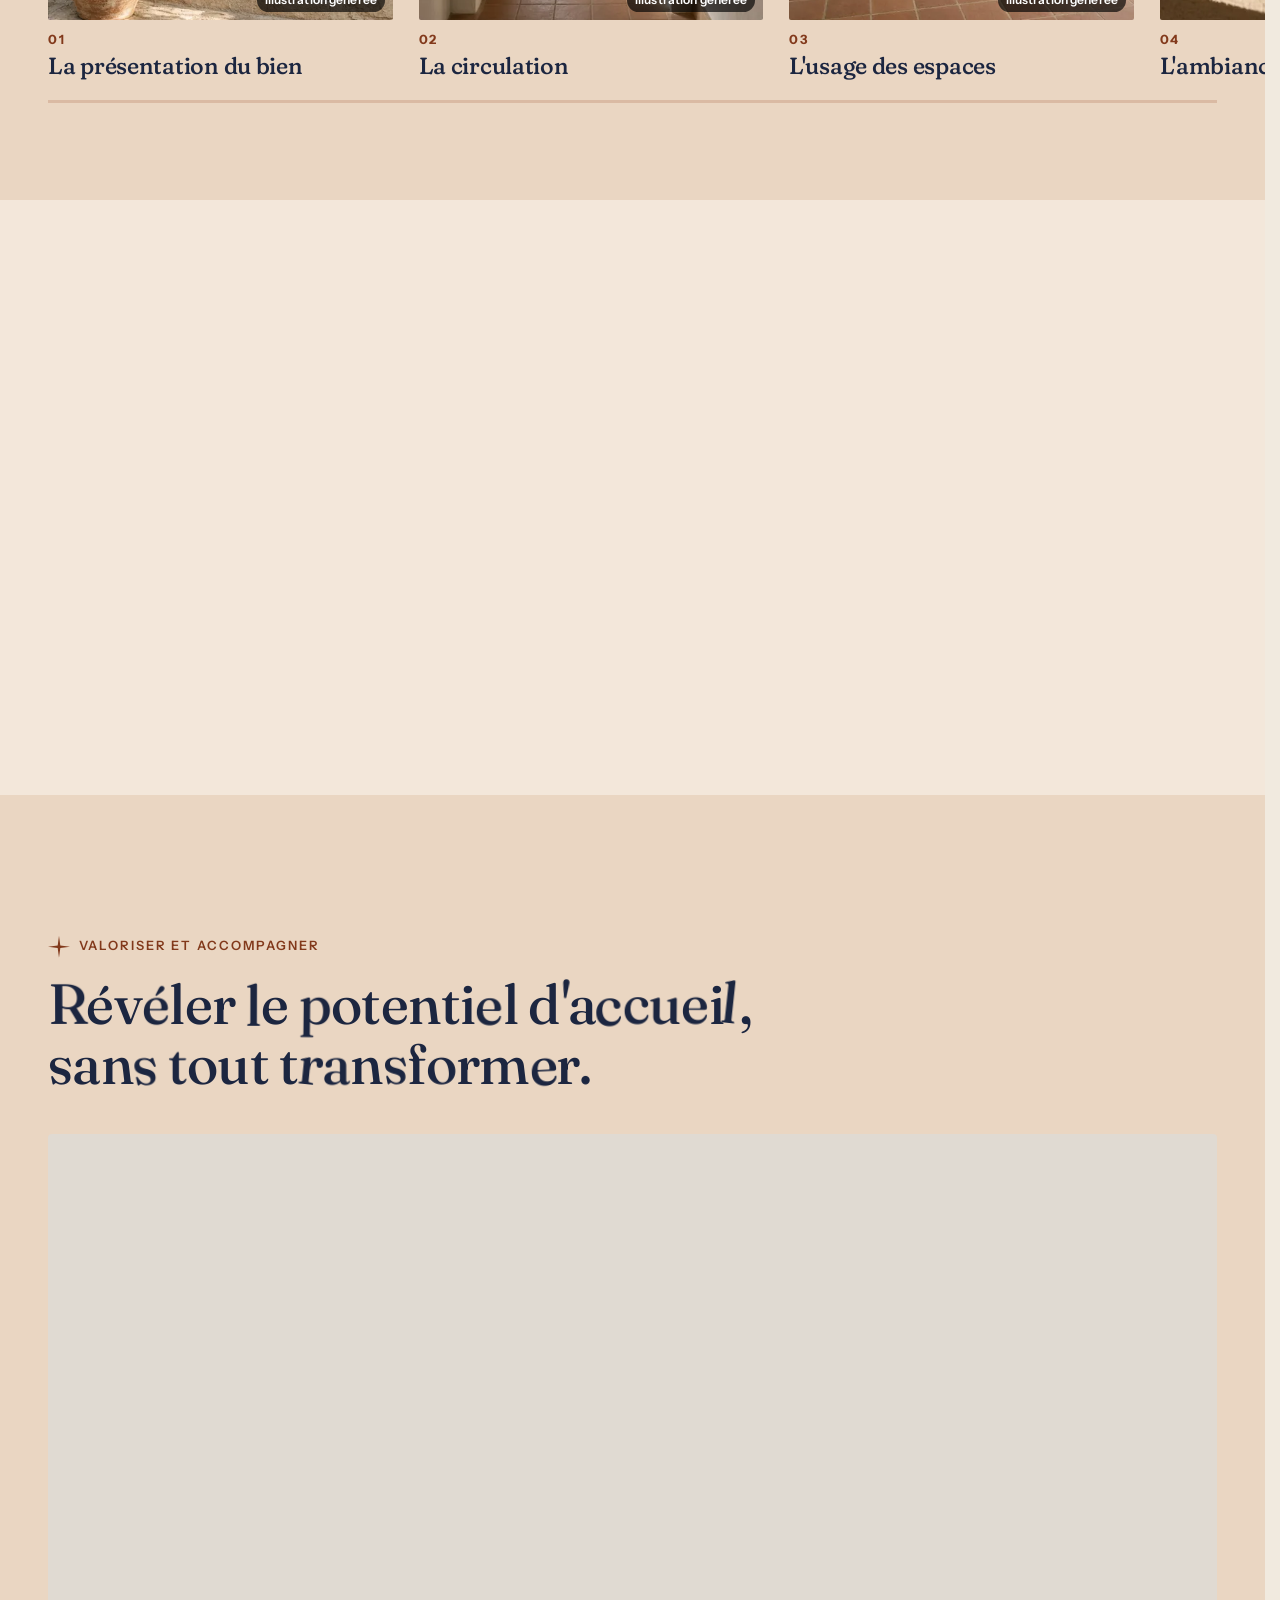
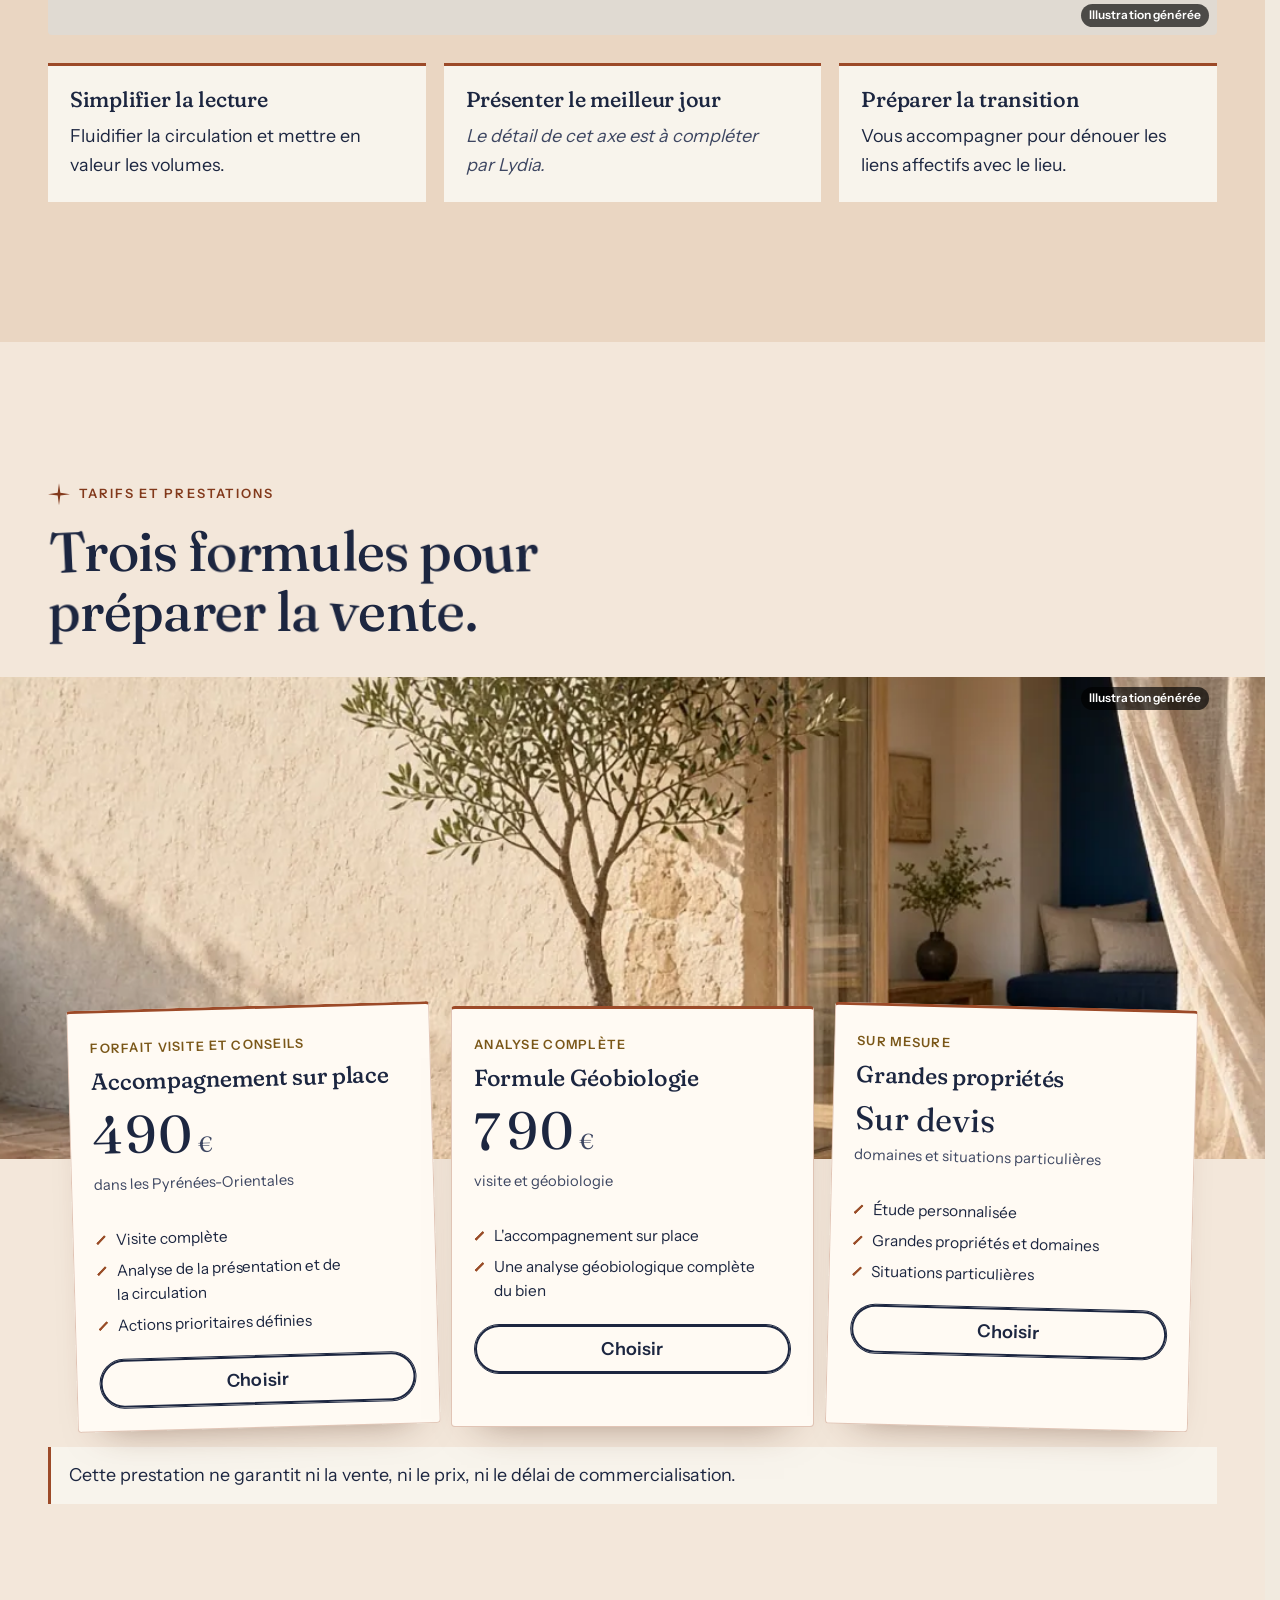
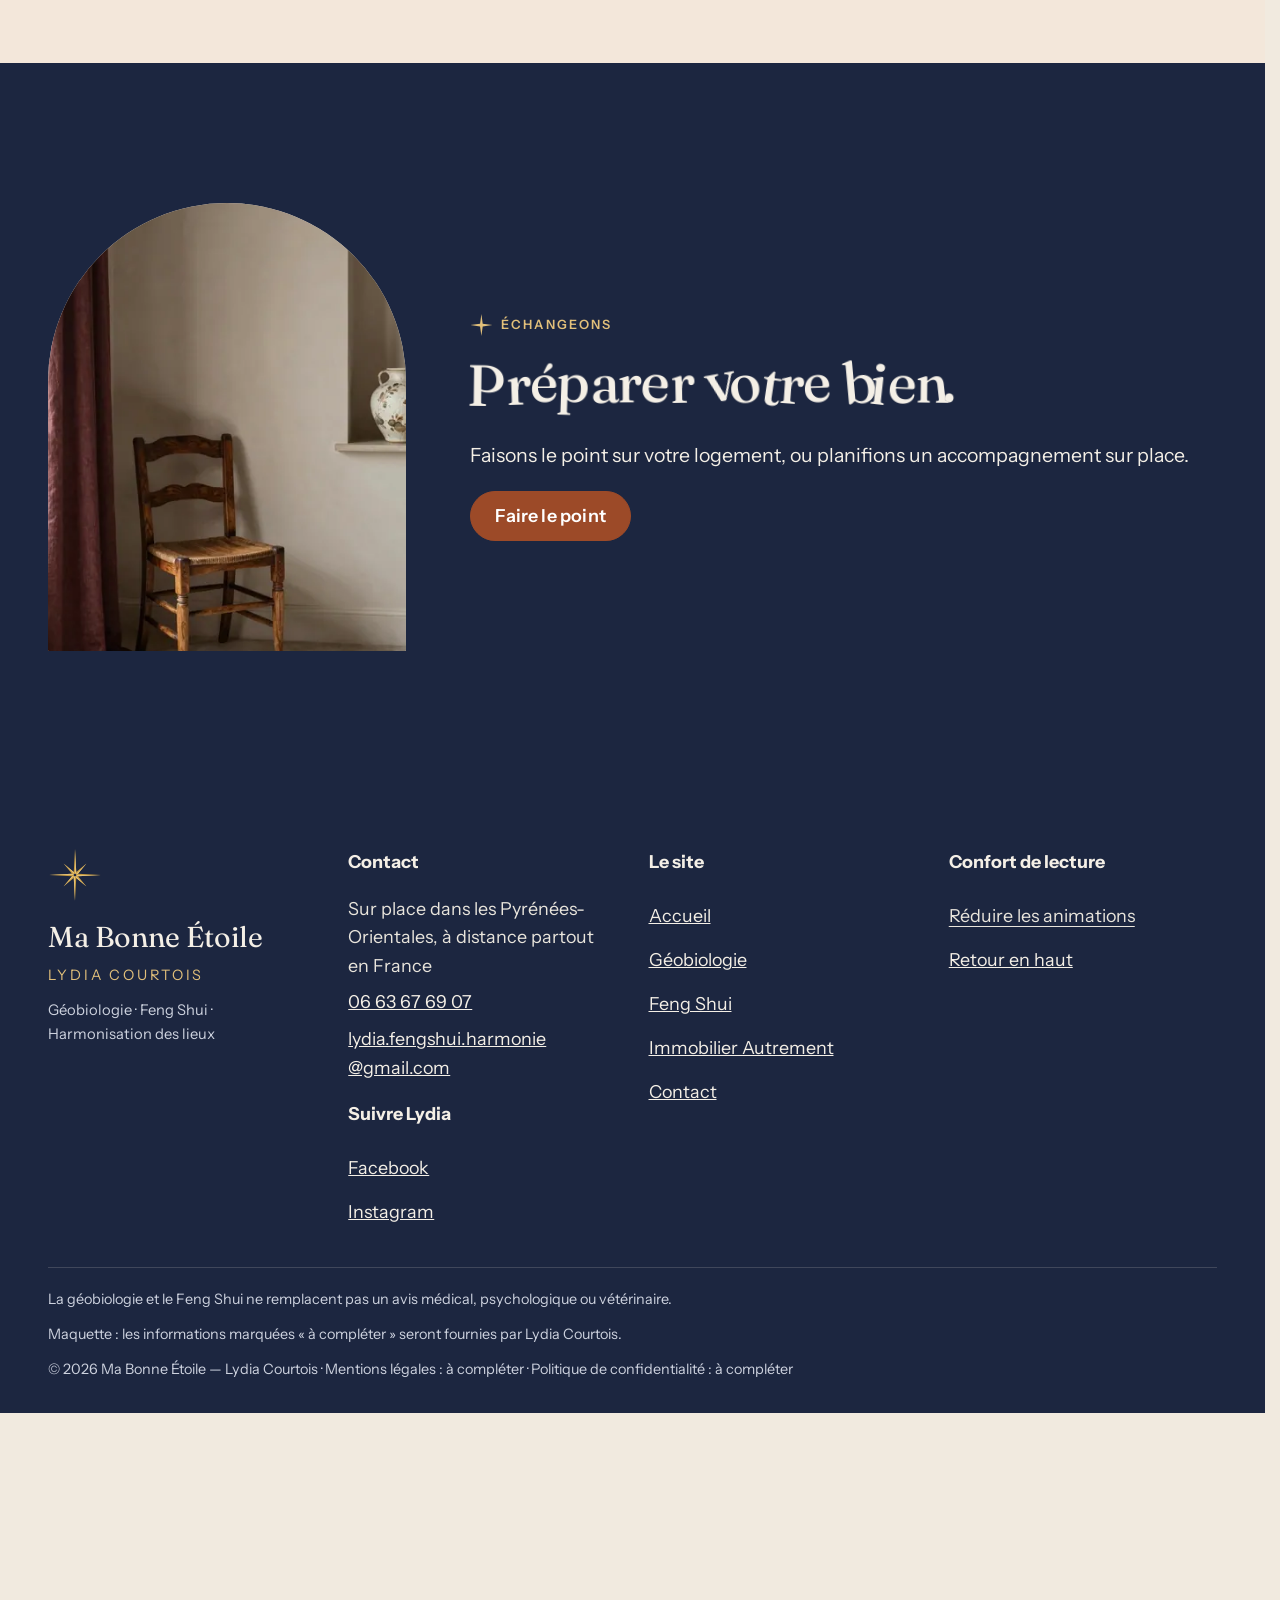
<file: immobilier-autrement.html>
<!doctype html>
<html lang="fr" data-v="3">
<head>
<meta charset="utf-8">
<meta name="viewport" content="width=device-width, initial-scale=1, viewport-fit=cover">
<title>Immobilier Autrement — Ma Bonne Étoile, Lydia Courtois</title>
<meta name="description" content="Préparer votre bien avant la vente avec plus de vingt ans d&#39;expérience immobilière et un regard sur l&#39;habitat. Sur place dès 490 €.">
<meta name="robots" content="noindex, nofollow">
<link rel="canonical" href="https://lydiacourtois-maquette.vercel.app/immobilier-autrement">
<style>:root{--fond:#f1eadf;--texte:#1c2640;--voile-fond:#1c2640;--ouverture-fond:#1c2640;--menu-fond:#1c2640}:root { --entete-h: 72px; --barres-h: 0px; } html { background: var(--fond); color: var(--texte); scrollbar-gutter: stable; } body { margin: 0; background: var(--fond); } html.js:not(.calme):not(.secours):not([data-arrivee="retour"]) [data-anime] { opacity: 0; } html.js:not(.calme):not(.secours):not([data-arrivee="retour"]) [data-anime].vu { opacity: 1; } [data-voile] { position: fixed; inset: 0; z-index: 900; background: var(--voile-fond); transform: translateY(100%); visibility: hidden; pointer-events: none; } html[data-arrivee="voile"]:not(.voile-leve):not(.calme):not(.secours) [data-voile] { transform: none; visibility: visible; } html.calme [data-voile], html.secours [data-voile] { visibility: hidden !important; } .ouverture-panneau { position: fixed; inset: 0; z-index: 850; display: none; place-content: center; justify-items: center; background: var(--ouverture-fond, var(--voile-fond)); color: var(--fond); text-align: center; } html.js[data-arrivee="intro"]:not(.calme):not(.secours):not(.intro-finie) .ouverture-panneau { display: grid; } html.defilement-bloque, html.defilement-bloque body, html.js[data-arrivee="intro"]:not(.calme):not(.secours):not(.intro-finie), html.js[data-arrivee="intro"]:not(.calme):not(.secours):not(.intro-finie) body, html[data-arrivee="voile"]:not(.voile-leve):not(.calme):not(.secours), html[data-arrivee="voile"]:not(.voile-leve):not(.calme):not(.secours) body { overflow: hidden; } html.js[data-arrivee="intro"]:not(.calme):not(.secours):not(.intro-finie) { background-color: var(--ouverture-fond, var(--voile-fond)); } html[data-arrivee="voile"]:not(.voile-leve):not(.calme):not(.secours) { background-color: var(--voile-fond); }</style>
<script>(function () {
var d = document.documentElement, ss = null, ls = null;
try { ss = window.sessionStorage; ls = window.localStorage; } catch (e) {}
d.classList.add('js');
var calme = false;
try { calme = !!ls && ls.getItem('socle:calme') === 'oui'; } catch (e) {}
if (!calme && window.matchMedia && matchMedia('(prefers-reduced-motion: reduce)').matches) calme = true;
if (calme) d.classList.add('calme');
var nav = performance.getEntriesByType ? performance.getEntriesByType('navigation')[0] : null;
var type = nav ? nav.type : 'navigate';
var depart = null;
try { depart = JSON.parse(ss.getItem('socle:depart') || 'null'); ss.removeItem('socle:depart'); } catch (e) {}
if (depart && !(Date.now() - depart.t < 15000)) depart = null;
var retourSection = false;
try { retourSection = !!ss.getItem('socle:calme-retour'); } catch (e) {}
var mode = type === 'back_forward' || retourSection ? 'retour' : type === 'reload' ? 'intro' : depart ? 'voile' : 'intro';
d.setAttribute('data-arrivee', mode);
if (mode === 'voile' && depart.couleur) d.style.setProperty('--voile-fond', depart.couleur);
if (type === 'reload' && 'scrollRestoration' in history) {
if (!retourSection) history.scrollRestoration = 'manual';
}
try {
var choisie = ls && ls.getItem('socle:langue');
var langue = (d.lang || '').slice(0, 2);
if (choisie && choisie !== langue && type === 'navigate' && !depart) {
var alt = document.querySelector('link[rel="alternate"][hreflang="' + choisie + '"]');
if (alt) location.replace(new URL(alt.href).pathname + location.search + location.hash);
}
} catch (e) {}
setTimeout(function () { if (!d.classList.contains('demarre')) d.classList.add('secours'); }, 2000);
})();</script>
<link rel="preload" href="/assets/polices/fraunces.woff2" as="font" type="font/woff2" crossorigin>
<link rel="stylesheet" href="/assets/css/socle.css?v=3">
<link rel="stylesheet" href="/assets/css/modules.css?v=3">
<link rel="stylesheet" href="/assets/css/site.css?v=3">
<link rel="modulepreload" href="/assets/js/site.js?v=3">
<link rel="modulepreload" href="/assets/js/socle/index.js?v=3">
<script src="/assets/vendor/gsap.min.js" defer></script>
<script src="/assets/vendor/ScrollTrigger.min.js" defer></script>
<script src="/assets/vendor/SplitText.min.js" defer></script>
<script type="module" src="/assets/js/site.js?v=3"></script>
<meta name="theme-color" content="#f1eadf">
<link rel="icon" href="/assets/images/favicon.svg" type="image/svg+xml">
<link rel="apple-touch-icon" href="/assets/images/apple-touch-icon.png">
<meta property="og:type" content="website">
<meta property="og:site_name" content="Ma Bonne Étoile">
<meta property="og:locale" content="fr_FR">
<meta property="og:title" content="Immobilier Autrement — Ma Bonne Étoile, Lydia Courtois">
<meta property="og:description" content="Préparer votre bien avant la vente avec plus de vingt ans d&#39;expérience immobilière et un regard sur l&#39;habitat. Sur place dès 490 €.">
<meta property="og:url" content="https://lydiacourtois-maquette.vercel.app/immobilier-autrement">
<meta property="og:image" content="https://lydiacourtois-maquette.vercel.app/assets/partage/immobilier-autrement-fr.jpg">
<meta property="og:image:width" content="1200">
<meta property="og:image:height" content="630">
<meta property="og:image:alt" content="Immobilier Autrement : façade chaulée, porte grande ouverte">
<meta name="twitter:card" content="summary_large_image">
<script type="application/ld+json">{"@context":"https://schema.org","@type":"ProfessionalService","name":"Ma Bonne Étoile — Lydia Courtois","url":"https://lydiacourtois-maquette.vercel.app/","telephone":"+33663676907","email":"lydia.fengshui.harmonie@gmail.com","areaServed":["Pyrénées-Orientales","France"],"sameAs":["https://www.facebook.com/lydia.fengshui.harmonie","https://www.instagram.com/lydia.feng.shui.harmonie"],"description":"Géobiologie, Feng Shui tibétain et Immobilier Autrement : accompagnements sur place dans les Pyrénées-Orientales et à distance partout en France."}</script>
</head>
<body id="haut" class="page-immobilier-autrement">
<div data-voile data-forme="etoile" aria-hidden="true"><div class="voile-contenu"><svg class="etoile voile-etoile" viewBox="-100 -100 200 200" aria-hidden="true" focusable="false"><polygon class="etoile-corps" points="0.0,-96.0 4.6,-11.1 42.4,-42.4 11.1,-4.6 96.0,0.0 11.1,4.6 42.4,42.4 4.6,11.1 0.0,96.0 -4.6,11.1 -42.4,42.4 -11.1,4.6 -96.0,0.0 -11.1,-4.6 -42.4,-42.4 -4.6,-11.1"/><path class="etoile-relief" d="M0 0L0.0 -96.0L4.6 -11.1ZM0 0L42.4 -42.4L11.1 -4.6ZM0 0L96.0 0.0L11.1 4.6ZM0 0L42.4 42.4L4.6 11.1ZM0 0L0.0 96.0L-4.6 11.1ZM0 0L-42.4 42.4L-11.1 4.6ZM0 0L-96.0 0.0L-11.1 -4.6ZM0 0L-42.4 -42.4L-4.6 -11.1Z"/><circle class="etoile-coeur" r="5"/></svg><span data-voile-libelle>Immobilier Autrement</span></div></div>
<div class="ouverture-panneau" data-ouverture aria-hidden="true">
  <svg class="ouverture-plan" viewBox="0 0 1000 600" preserveAspectRatio="xMidYMid slice" aria-hidden="true"><path d="M150 90 H850 V510 H150 Z M150 300 H420 M420 90 V510 M620 90 V300 M620 300 H850 M520 510 V420 M300 300 V510"/><path class="ouverture-porte" d="M480 510 A60 60 0 0 1 540 450"/></svg>
  <div class="ouverture-objet" data-ouverture-objet><svg class="etoile ouverture-etoile" viewBox="-100 -100 200 200" aria-hidden="true" focusable="false"><polygon class="etoile-corps" points="0.0,-96.0 4.6,-11.1 42.4,-42.4 11.1,-4.6 96.0,0.0 11.1,4.6 42.4,42.4 4.6,11.1 0.0,96.0 -4.6,11.1 -42.4,42.4 -11.1,4.6 -96.0,0.0 -11.1,-4.6 -42.4,-42.4 -4.6,-11.1"/><path class="etoile-relief" d="M0 0L0.0 -96.0L4.6 -11.1ZM0 0L42.4 -42.4L11.1 -4.6ZM0 0L96.0 0.0L11.1 4.6ZM0 0L42.4 42.4L4.6 11.1ZM0 0L0.0 96.0L-4.6 11.1ZM0 0L-42.4 42.4L-11.1 4.6ZM0 0L-96.0 0.0L-11.1 -4.6ZM0 0L-42.4 -42.4L-4.6 -11.1Z"/><circle class="etoile-coeur" r="5"/></svg></div>
  <p class="ouverture-nom"><span class="ouverture-signature">Lydia Courtois</span>Ma Bonne Étoile</p>
  <span class="ouverture-trait"></span>
  <p class="ouverture-ligne">Géobiologie · Feng Shui · Immobilier Autrement</p>
</div>
<a class="evitement" href="#contenu">Aller au contenu</a>
<header data-entete>
  <div class="entete-rangee">
    <a class="entete-logo" href="/" aria-label="Ma Bonne Étoile, Lydia Courtois" data-libelle="Accueil">
      <img src="/assets/images/logo-480.webp" srcset="/assets/images/logo-480.webp 480w, /assets/images/logo-960.webp 960w" sizes="160px" alt="Ma Bonne Étoile, Lydia Courtois" width="480" height="146">
    </a>
    <nav data-nav aria-label="Navigation principale">
      <ul><li><a href="/geobiologie" data-libelle="Géobiologie">Géobiologie</a></li><li><a href="/feng-shui" data-libelle="Feng Shui">Feng Shui</a></li><li><a href="/immobilier-autrement" data-libelle="Immobilier Autrement" aria-current="page">Immobilier Autrement</a></li><li><a href="/contact" data-libelle="Contact">Contact</a></li></ul>
    </nav>
    <div class="entete-actions">
      <a class="bouton" href="/contact#demande" data-libelle="Contact">Me contacter</a>
      <button type="button" data-menu-bouton aria-controls="menu" aria-expanded="false" data-libelle-ouvrir="Menu" data-libelle-fermer="Fermer"><span data-libelle-bouton>Menu</span></button>
    </div>
  </div>
</header>
<div id="menu" data-menu role="dialog" aria-modal="true" aria-label="Menu">
  <ul><li style="--i:0"><a href="/" class="menu-lien" data-libelle="Accueil">Accueil</a></li><li style="--i:1"><a href="/geobiologie" class="menu-lien" data-libelle="Géobiologie">Géobiologie</a></li><li style="--i:2"><a href="/feng-shui" class="menu-lien" data-libelle="Feng Shui">Feng Shui</a></li><li style="--i:3"><a href="/immobilier-autrement" class="menu-lien" data-libelle="Immobilier Autrement" aria-current="page">Immobilier Autrement</a></li><li style="--i:4"><a href="/contact" class="menu-lien" data-libelle="Contact">Contact</a></li></ul>
  <p><a class="bouton" href="tel:+33663676907">Appeler 06 63 67 69 07</a></p>
  <p><button type="button" class="lien" data-calme-bascule data-libelle-reduire="Réduire les animations" data-libelle-retablir="Rétablir les animations" data-libelle-systeme="Animations réduites par le réglage de votre appareil"><span data-libelle-bouton>Réduire les animations</span></button></p>
</div>
<main id="contenu" tabindex="-1" data-grille="fil" data-module="fil-conducteur">
<section class="immo-ouv" id="debut">
  <div class="immo-photo" data-iris-centre>
    <figure class="media " data-grok style="--cadrage:50% 50%">
  <picture>
    <img src="/assets/images/grok/immo-ouverture-1100.webp" srcset="/assets/images/grok/immo-ouverture-480.webp 480w, /assets/images/grok/immo-ouverture-800.webp 800w, /assets/images/grok/immo-ouverture-1100.webp 1100w" sizes="(max-width: 860px) 92vw, 40vw" alt="Façade chaulée d&#39;une maison de village, porte grande ouverte" width="1100" height="1375" fetchpriority="high" loading="eager" decoding="async">
  </picture><figcaption class="mention-ia">Illustration générée</figcaption>
</figure>
    <div class="porte" aria-hidden="true" data-superpose><span class="battant battant--g" data-effet="porte-qui-s-ouvre"></span><span class="battant battant--d" data-effet="porte-qui-s-ouvre"></span></div>
    <svg class="parcours-visite" viewBox="0 0 400 500" preserveAspectRatio="none" aria-hidden="true" data-superpose>
      <path data-effet="parcours-de-visite" d="M200 470 C 200 420, 196 380, 196 340 C 196 300, 150 280, 120 250 C 90 220, 110 180, 160 170"/>
      <circle cx="200" cy="470" r="7"/><circle cx="196" cy="340" r="6"/><circle cx="160" cy="170" r="6"/>
    </svg>
    <span data-fil-point="0.02 1" data-fil-sans-perle aria-hidden="true"></span>
  </div>
  <div>
    <p class="surtitre" data-anime="gsap">Accompagnement à la vente</p>
    <h1 data-anime="gsap">Immobilier Autrement</h1>
    <p class="immo-question" data-axes-ouv data-grille="typo" data-effet="titre-qui-s-apaise"><span class="ligne-masque"><span class="ouv-ligne" data-anime="gsap">Votre maison est peut‑être prête à être vendue. Mais est-elle prête à accueillir l&#39;histoire de quelqu&#39;un d&#39;autre ?</span></span></p>
    <p class="page-actions" data-anime="gsap">
      <a href="/contact?sujet=immobilier#demande" class="bouton" data-libelle="Contact" data-action-principale data-survol="magnetique">Préparer mon bien</a>
      <span class="info-cle" data-info-cle>Sur place dès 490 €</span>
    </p>
  </div>
</section>
<section class="ecran epingle visite" id="observer" data-fx="galerie" data-grille="scene" data-entete-cache data-fil-dessus>
  <div class="conteneur visite-tete">
    <p class="surtitre">Observer au-delà du prix</p>
    <h2 class="titre-section titre-regle" data-effet="titre-a-la-regle" data-axes>Une visite, pièce par pièce, avec les yeux de l&#39;acquéreur.</h2>
    <p class="texte-doux">Je croise mon expérience immobilière et un regard sur l&#39;habitat. Un bien entretenu peut rester difficile à lire ou à investir : le prix n&#39;est pas toujours le seul en cause.</p>
  </div>
  <div class="piste visite-piste" data-galerie data-effet="visite-piece-par-piece" tabindex="0" role="region" aria-label="Les cinq points observés pendant la visite">
    <svg class="visite-chemin" viewBox="0 0 1000 40" preserveAspectRatio="none" aria-hidden="true"><path d="M0 20 C 120 4, 220 36, 340 20 S 560 4, 680 20 S 880 36, 1000 20"/></svg>
    <article class="piece">
      <figure class="media piece-media" data-grok style="--cadrage:50% 50%">
  <picture>
    <img src="/assets/images/grok/accueil-parcours-800.webp" srcset="/assets/images/grok/accueil-parcours-480.webp 480w, /assets/images/grok/accueil-parcours-800.webp 800w" sizes="(max-width: 760px) 80vw, 30vw" alt="Porte d&#39;une maison de village entrouverte, clés dans la serrure" width="800" height="1000" loading="lazy" decoding="async">
  </picture><figcaption class="mention-ia">Illustration générée</figcaption>
</figure>
      <p class="piece-n">01</p>
      <h3>La présentation du bien</h3>
    </article><article class="piece">
      <figure class="media piece-media" data-grok style="--cadrage:50% 50%">
  <picture>
    <img src="/assets/images/grok/fs-adapter-800.webp" srcset="/assets/images/grok/fs-adapter-480.webp 480w, /assets/images/grok/fs-adapter-800.webp 800w" sizes="(max-width: 760px) 80vw, 30vw" alt="Enfilade de portes ouvertes, la lumière passe d&#39;une pièce à l&#39;autre" width="800" height="1000" loading="lazy" decoding="async">
  </picture><figcaption class="mention-ia">Illustration générée</figcaption>
</figure>
      <p class="piece-n">02</p>
      <h3>La circulation</h3>
    </article><article class="piece">
      <figure class="media piece-media" data-grok style="--cadrage:50% 50%">
  <picture>
    <img src="/assets/images/grok/immo-observer-800.webp" srcset="/assets/images/grok/immo-observer-480.webp 480w, /assets/images/grok/immo-observer-800.webp 800w" sizes="(max-width: 760px) 80vw, 30vw" alt="Séjour clair et dégagé, prêt pour une visite" width="800" height="1000" loading="lazy" decoding="async">
  </picture><figcaption class="mention-ia">Illustration générée</figcaption>
</figure>
      <p class="piece-n">03</p>
      <h3>L&#39;usage des espaces</h3>
    </article><article class="piece">
      <figure class="media piece-media" data-grok style="--cadrage:50% 50%">
  <picture>
    <img src="/assets/images/grok/offre-immobilier-760.webp" srcset="/assets/images/grok/offre-immobilier-480.webp 480w, /assets/images/grok/offre-immobilier-760.webp 760w" sizes="(max-width: 760px) 80vw, 30vw" alt="Trousseau de clés posé sur un rebord de fenêtre ensoleillé" width="760" height="1013" loading="lazy" decoding="async">
  </picture><figcaption class="mention-ia">Illustration générée</figcaption>
</figure>
      <p class="piece-n">04</p>
      <h3>L&#39;ambiance générale</h3>
    </article><article class="piece">
      <figure class="media piece-media" data-grok style="--cadrage:50% 50%">
  <picture>
    <img src="/assets/images/grok/immo-transition-1280.webp" srcset="/assets/images/grok/immo-transition-640.webp 640w, /assets/images/grok/immo-transition-1280.webp 1280w" sizes="(max-width: 760px) 80vw, 30vw" alt="Cartons de déménagement rangés dans une pièce vide et ensoleillée" width="1280" height="854" loading="lazy" decoding="async">
  </picture><figcaption class="mention-ia">Illustration générée</figcaption>
</figure>
      <p class="piece-n">05</p>
      <h3>Ce qui freine la projection</h3>
    </article>
  </div>
  <div class="galerie-progres" aria-hidden="true"><span></span></div>
  <p class="visite-indice" aria-hidden="true">Faites glisser pour visiter</p>
</section>
<section class="section papier" id="valoriser" data-fil="gauche">
  <div class="conteneur">
    <p class="surtitre">Valoriser et accompagner</p>
    <h2 class="titre-section titre-etoiles" data-anime="gsap" data-effet="titre-etoiles" data-axes data-fil-repere>Révéler le potentiel d&#39;accueil, sans tout transformer.</h2>
    <figure class="media media-bandeau" data-grok data-anime="rideau" style="--cadrage:50% 50%">
  <picture>
    <img src="/assets/images/grok/immo-cles-1100.webp" srcset="/assets/images/grok/immo-cles-640.webp 640w, /assets/images/grok/immo-cles-1100.webp 1100w" sizes="(max-width: 1240px) 92vw, 1200px" alt="Trousseau de clés anciennes posé sur un rebord de fenêtre ensoleillé" width="1100" height="734" loading="lazy" decoding="async">
  </picture><figcaption class="mention-ia">Illustration générée</figcaption>
</figure>
    <div class="axes" data-anime="cascade">
      <div class="axe"><h3>Simplifier la lecture</h3><p>Fluidifier la circulation et mettre en valeur les volumes.</p></div><div class="axe"><h3>Présenter le meilleur jour</h3><p class="a-completer">Le détail de cet axe est à compléter par Lydia.</p></div><div class="axe"><h3>Préparer la transition</h3><p>Vous accompagner pour dénouer les liens affectifs avec le lieu.</p></div>
    </div>
  </div>
</section>
<section class="section tarifs" id="tarifs" data-fil="droite">
  <div class="conteneur tarifs-grille tarifs--immobilier-autrement">
    <div class="tarifs-tete">
      <p class="surtitre">Tarifs et prestations</p>
      <h2 class="titre-section titre-etoiles" data-anime="gsap" data-effet="titre-etoiles" data-axes data-fil-repere>Trois formules pour préparer la vente.</h2>
      <div class="tarifs-bande"><figure class="media tarifs-photo" data-grok data-fx="parallaxe" data-fx-force="8" style="--cadrage:50% 50%">
  <picture>
    <img src="/assets/images/grok/fs-serenite-1280.webp" srcset="/assets/images/grok/fs-serenite-640.webp 640w, /assets/images/grok/fs-serenite-1280.webp 1280w" sizes="(max-width: 1240px) 96vw, 1240px" alt="Terrasse d&#39;une maison de pierre à l&#39;heure dorée, portes vitrées ouvertes" width="1280" height="854" loading="lazy" decoding="async">
  </picture><figcaption class="mention-ia">Illustration générée</figcaption>
</figure></div>
      <div class="trf" data-module="tarifs-a-rouleaux" data-grille="retour" data-effet="prix-qui-roulent" data-conseillee="Lancement" data-choisie="Choisie"><ul class="trf__grille">
    <li class="trf__formule" data-formule="Accompagnement sur place">
      <p class="trf__sur">Forfait visite et conseils</p>
      <h3 class="trf__nom">Accompagnement sur place</h3>
      <p class="trf__prix" data-prix><span class="trf__montant">490</span> <span class="trf__unite">€</span></p>
      <p class="trf__note">dans les Pyrénées-Orientales</p>
      <ul class="trf__inclus"><li>Visite complète</li><li>Analyse de la présentation et de la circulation</li><li>Actions prioritaires définies</li></ul>
      <a href="/contact?sujet=immobilier-sur-place#demande" class="bouton bouton--contour trf__choisir" data-libelle="Contact">Choisir</a>
    </li><li class="trf__formule" data-formule="Formule Géobiologie">
      <p class="trf__sur">Analyse complète</p>
      <h3 class="trf__nom">Formule Géobiologie</h3>
      <p class="trf__prix" data-prix><span class="trf__montant">790</span> <span class="trf__unite">€</span></p>
      <p class="trf__note">visite et géobiologie</p>
      <ul class="trf__inclus"><li>L&#39;accompagnement sur place</li><li>Une analyse géobiologique complète du bien</li></ul>
      <a href="/contact?sujet=immobilier-geobiologie#demande" class="bouton bouton--contour trf__choisir" data-libelle="Contact">Choisir</a>
    </li><li class="trf__formule" data-formule="Grandes propriétés">
      <p class="trf__sur">Sur mesure</p>
      <h3 class="trf__nom">Grandes propriétés</h3>
      <p class="trf__prix" data-prix><span class="trf__montant trf__montant--texte">Sur devis</span></p>
      <p class="trf__note">domaines et situations particulières</p>
      <ul class="trf__inclus"><li>Étude personnalisée</li><li>Grandes propriétés et domaines</li><li>Situations particulières</li></ul>
      <a href="/contact?sujet=immobilier-grandes-proprietes#demande" class="bouton bouton--contour trf__choisir" data-libelle="Contact">Choisir</a>
    </li>
  </ul></div>
      <p class="tarifs-avert">Cette prestation ne garantit ni la vente, ni le prix, ni le délai de commercialisation.</p>
    </div>
  </div>
</section>
<section class="section nuit" id="echange">
  <div class="conteneur cadre">
    <figure class="media cadre-photo" data-fx="zoom" style="--cadrage:50% 50%">
  <picture>
    <img src="/assets/images/accueil-appel-800.webp" srcset="/assets/images/accueil-appel-480.webp 480w, /assets/images/accueil-appel-800.webp 800w" sizes="(max-width: 640px) 92vw, 34vw" alt="Chaise paillée près d&#39;un rideau de lin bordeaux, lumière douce" width="800" height="1000" loading="lazy" decoding="async">
  </picture>
</figure>
    <div>
      <p class="surtitre">Échangeons</p>
      <h2 class="titre-section titre-etoiles" data-anime="gsap" data-effet="titre-etoiles" data-axes>Préparer votre bien.</h2>
      <p class="chapo" data-anime>Faisons le point sur votre logement, ou planifions un accompagnement sur place.</p>
      <a href="/contact?sujet=immobilier#demande" class="bouton" data-libelle="Contact">Faire le point</a>
    </div>
  </div>
</section>
<template data-fil-objet><polygon points="0.0,-11.0 0.8,-1.8 4.9,-4.9 1.8,-0.8 11.0,0.0 1.8,0.8 4.9,4.9 0.8,1.8 0.0,11.0 -0.8,1.8 -4.9,4.9 -1.8,0.8 -11.0,0.0 -1.8,-0.8 -4.9,-4.9 -0.8,-1.8"/></template>
</main>
<footer class="pied" id="pied">
  <div class="conteneur pied-grille">
    <div class="pied-marque">
      <svg class="etoile pied-etoile" viewBox="-100 -100 200 200" aria-hidden="true" focusable="false"><polygon class="etoile-corps" points="0.0,-96.0 4.6,-11.1 42.4,-42.4 11.1,-4.6 96.0,0.0 11.1,4.6 42.4,42.4 4.6,11.1 0.0,96.0 -4.6,11.1 -42.4,42.4 -11.1,4.6 -96.0,0.0 -11.1,-4.6 -42.4,-42.4 -4.6,-11.1"/><path class="etoile-relief" d="M0 0L0.0 -96.0L4.6 -11.1ZM0 0L42.4 -42.4L11.1 -4.6ZM0 0L96.0 0.0L11.1 4.6ZM0 0L42.4 42.4L4.6 11.1ZM0 0L0.0 96.0L-4.6 11.1ZM0 0L-42.4 42.4L-11.1 4.6ZM0 0L-96.0 0.0L-11.1 -4.6ZM0 0L-42.4 -42.4L-4.6 -11.1Z"/><circle class="etoile-coeur" r="5"/></svg>
      <p class="pied-nom">Ma Bonne Étoile</p>
      <p class="pied-signature">Lydia Courtois</p>
      <p class="pied-metiers">Géobiologie · Feng Shui · Harmonisation des lieux</p>
    </div>
    <div>
      <p><strong>Contact</strong></p>
      <p>Sur place dans les Pyrénées-Orientales, à distance partout en France<br><a href="tel:+33663676907">06 63 67 69 07</a><br><a class="pied-email" href="mailto:lydia.fengshui.harmonie@gmail.com">lydia.fengshui.harmonie<wbr>@gmail.com</a></p>
      <p><strong>Suivre Lydia</strong></p>
      <ul class="pied-reseaux">
        <li><a href="https://www.facebook.com/lydia.fengshui.harmonie" target="_blank" rel="noopener">Facebook <span class="visuellement-cache">(nouvel onglet)</span></a></li>
        <li><a href="https://www.instagram.com/lydia.feng.shui.harmonie" target="_blank" rel="noopener">Instagram <span class="visuellement-cache">(nouvel onglet)</span></a></li>
      </ul>
    </div>
    <nav aria-label="Le site">
      <p><strong>Le site</strong></p>
      <ul><li><a href="/" data-libelle="Accueil">Accueil</a></li><li><a href="/geobiologie" data-libelle="Géobiologie">Géobiologie</a></li><li><a href="/feng-shui" data-libelle="Feng Shui">Feng Shui</a></li><li><a href="/immobilier-autrement" data-libelle="Immobilier Autrement" aria-current="page">Immobilier Autrement</a></li><li><a href="/contact" data-libelle="Contact">Contact</a></li></ul>
    </nav>
    <div>
      <p><strong>Confort de lecture</strong></p>
      <ul>
        <li><button type="button" class="lien" data-calme-bascule data-libelle-reduire="Réduire les animations" data-libelle-retablir="Rétablir les animations" data-libelle-systeme="Animations réduites par le réglage de votre appareil"><span data-libelle-bouton>Réduire les animations</span></button></li>
        <li><a href="#haut" data-sans-transition>Retour en haut</a></li>
      </ul>
    </div>
  </div>
  <div class="conteneur pied-bas">
    <p>La géobiologie et le Feng Shui ne remplacent pas un avis médical, psychologique ou vétérinaire.</p>
    <p>Maquette : les informations marquées « à compléter » seront fournies par Lydia Courtois.</p>
    <p>© 2026 Ma Bonne Étoile — Lydia Courtois · <span class="pied-legal">Mentions légales : à compléter</span> · <span class="pied-legal">Politique de confidentialité : à compléter</span></p>
  </div>
</footer>
<div data-barre-fixe>
  <a class="bouton bouton--contour" href="tel:+33663676907">Appeler</a>
  <a class="bouton" href="/contact#demande" data-libelle="Contact">Me contacter</a>
</div>
</body>
</html>
</file>
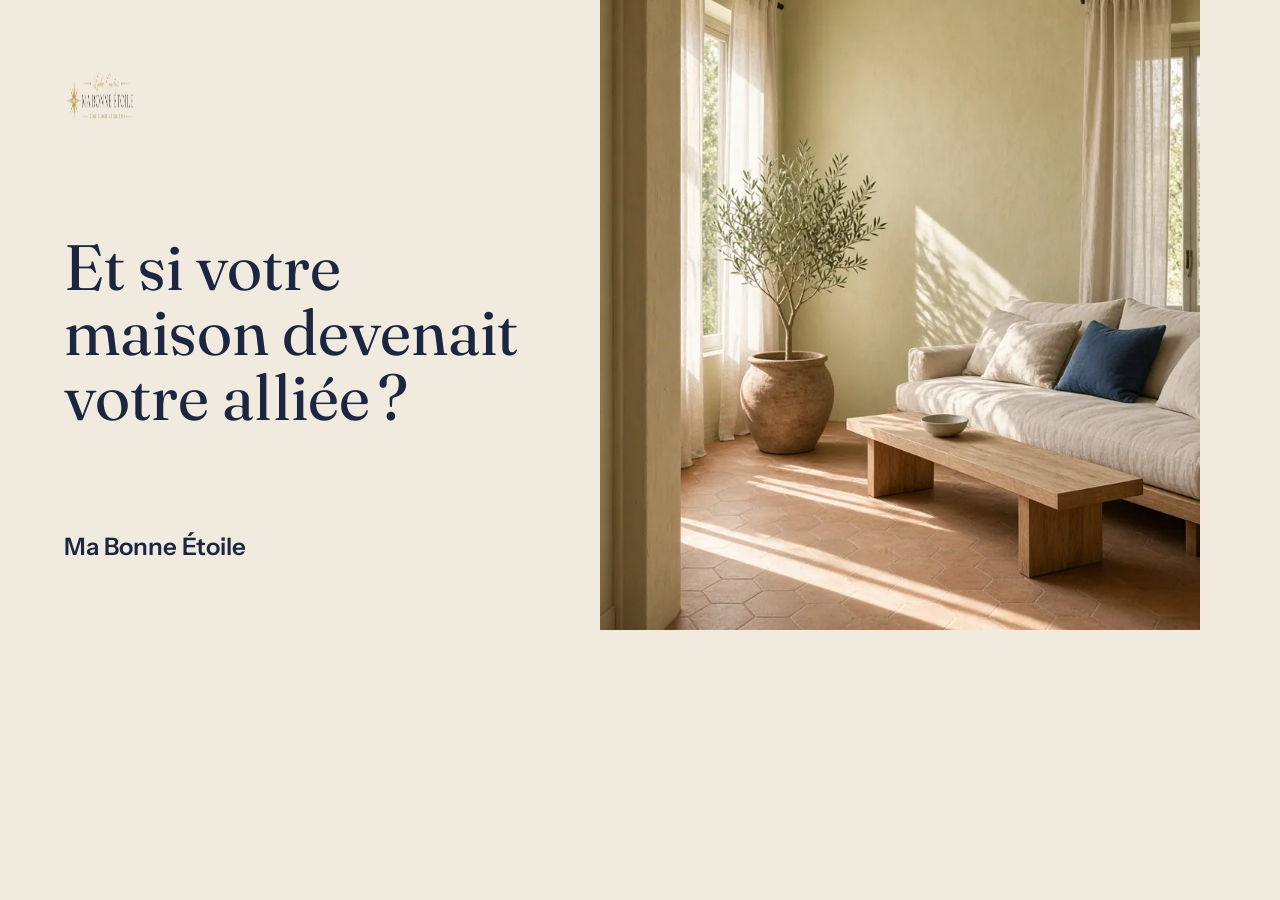
<file: _partage/accueil-fr.html>
<!doctype html>
<html lang="fr"><head><meta charset="utf-8">
<link rel="stylesheet" href="/assets/css/socle.css"><link rel="stylesheet" href="/assets/css/site.css">
<style>:root{--fond:#f1eadf;--texte:#1c2640}
html,body{margin:0;width:1200px;height:630px;overflow:hidden;background:var(--fond);color:var(--texte)}
.carte{display:grid;grid-template-columns:1fr 1fr;width:1200px;height:630px}
.carte-texte{display:flex;flex-direction:column;justify-content:space-between;padding:64px}
.carte-texte img{width:72px;height:72px}
.carte-titre{font-family:var(--police-titres);font-size:64px;line-height:1.02;margin:0;text-wrap:balance}
.carte-nom{font-size:24px;font-weight:600;margin:0}
.carte-image{background:center/cover no-repeat}</style>
</head><body>
<div class="carte">
  <div class="carte-texte">
    <img src="/assets/images/logo-480.webp" alt="">
    <p class="carte-titre">Et si votre maison devenait votre alliée ?</p>
    <p class="carte-nom">Ma Bonne Étoile</p>
  </div>
  <div class="carte-image" style="background-image:url('/assets/images/grok/accueil-ouverture-800.webp')"></div>
</div>
</body></html>
</file>
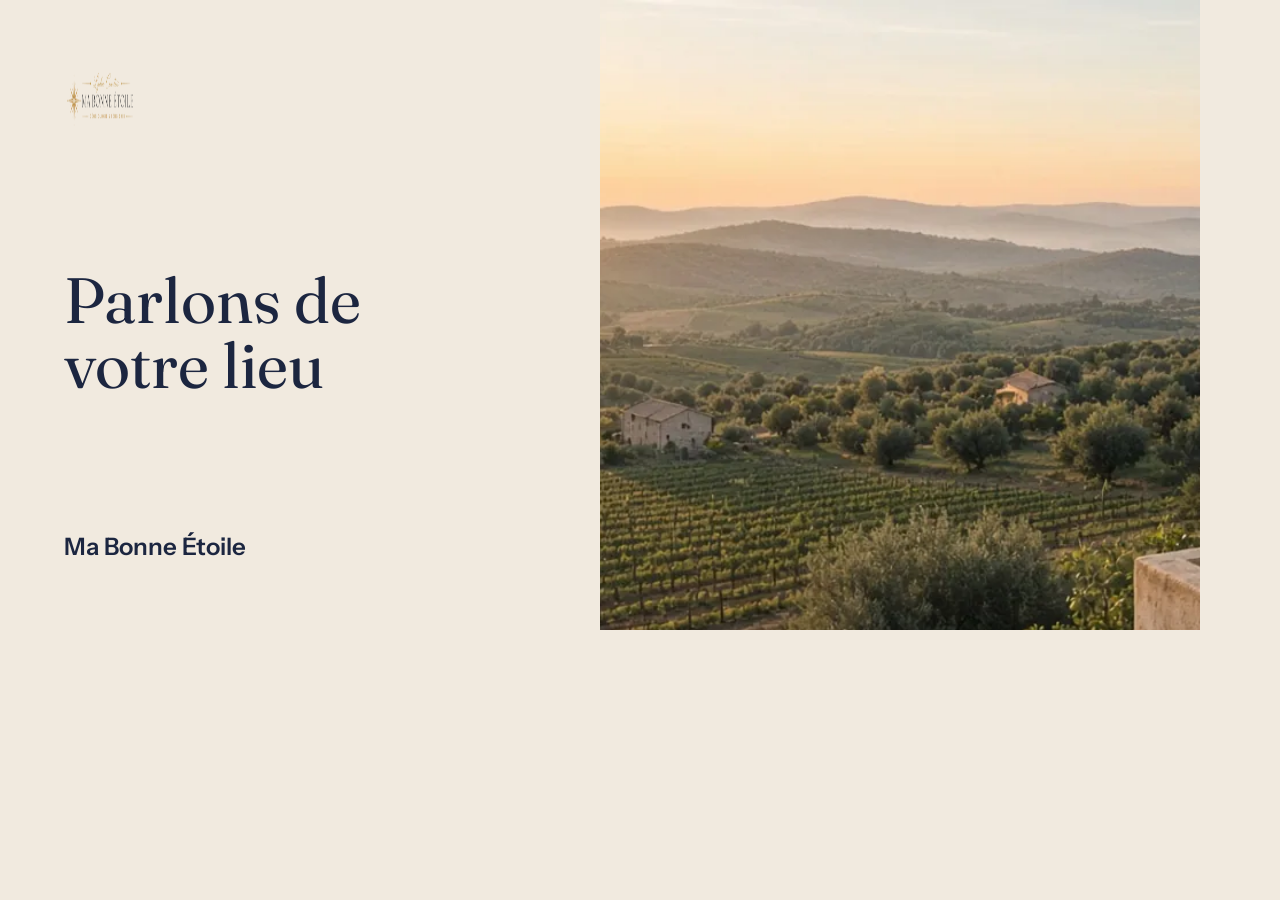
<file: _partage/contact-fr.html>
<!doctype html>
<html lang="fr"><head><meta charset="utf-8">
<link rel="stylesheet" href="/assets/css/socle.css"><link rel="stylesheet" href="/assets/css/site.css">
<style>:root{--fond:#f1eadf;--texte:#1c2640}
html,body{margin:0;width:1200px;height:630px;overflow:hidden;background:var(--fond);color:var(--texte)}
.carte{display:grid;grid-template-columns:1fr 1fr;width:1200px;height:630px}
.carte-texte{display:flex;flex-direction:column;justify-content:space-between;padding:64px}
.carte-texte img{width:72px;height:72px}
.carte-titre{font-family:var(--police-titres);font-size:64px;line-height:1.02;margin:0;text-wrap:balance}
.carte-nom{font-size:24px;font-weight:600;margin:0}
.carte-image{background:center/cover no-repeat}</style>
</head><body>
<div class="carte">
  <div class="carte-texte">
    <img src="/assets/images/logo-480.webp" alt="">
    <p class="carte-titre">Parlons de votre lieu</p>
    <p class="carte-nom">Ma Bonne Étoile</p>
  </div>
  <div class="carte-image" style="background-image:url('/assets/images/grok/contact-panorama-1280.webp')"></div>
</div>
</body></html>
</file>
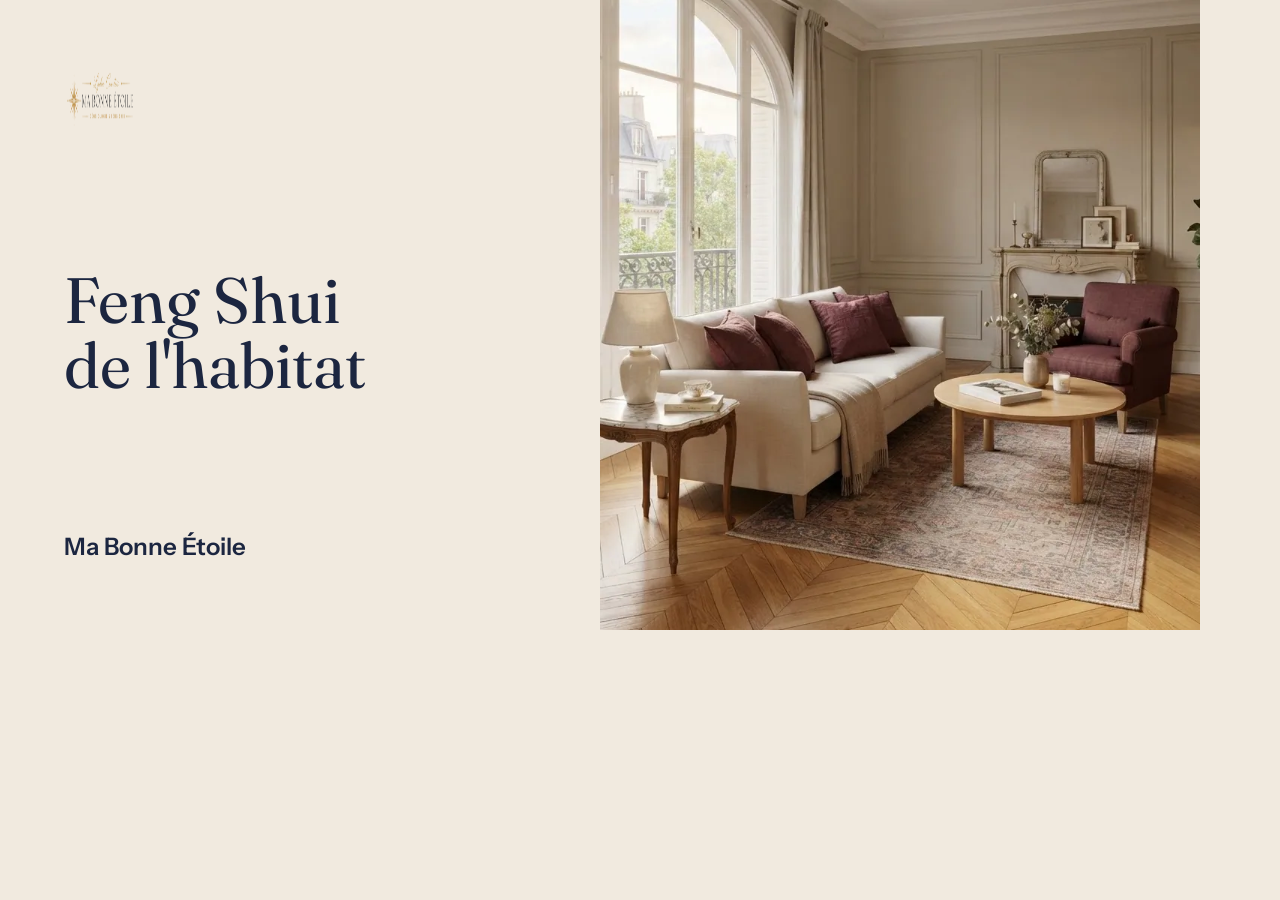
<file: _partage/feng-shui-fr.html>
<!doctype html>
<html lang="fr"><head><meta charset="utf-8">
<link rel="stylesheet" href="/assets/css/socle.css"><link rel="stylesheet" href="/assets/css/site.css">
<style>:root{--fond:#f1eadf;--texte:#1c2640}
html,body{margin:0;width:1200px;height:630px;overflow:hidden;background:var(--fond);color:var(--texte)}
.carte{display:grid;grid-template-columns:1fr 1fr;width:1200px;height:630px}
.carte-texte{display:flex;flex-direction:column;justify-content:space-between;padding:64px}
.carte-texte img{width:72px;height:72px}
.carte-titre{font-family:var(--police-titres);font-size:64px;line-height:1.02;margin:0;text-wrap:balance}
.carte-nom{font-size:24px;font-weight:600;margin:0}
.carte-image{background:center/cover no-repeat}</style>
</head><body>
<div class="carte">
  <div class="carte-texte">
    <img src="/assets/images/logo-480.webp" alt="">
    <p class="carte-titre">Feng Shui de l&#39;habitat</p>
    <p class="carte-nom">Ma Bonne Étoile</p>
  </div>
  <div class="carte-image" style="background-image:url('/assets/images/fs-ouverture-800.webp')"></div>
</div>
</body></html>
</file>
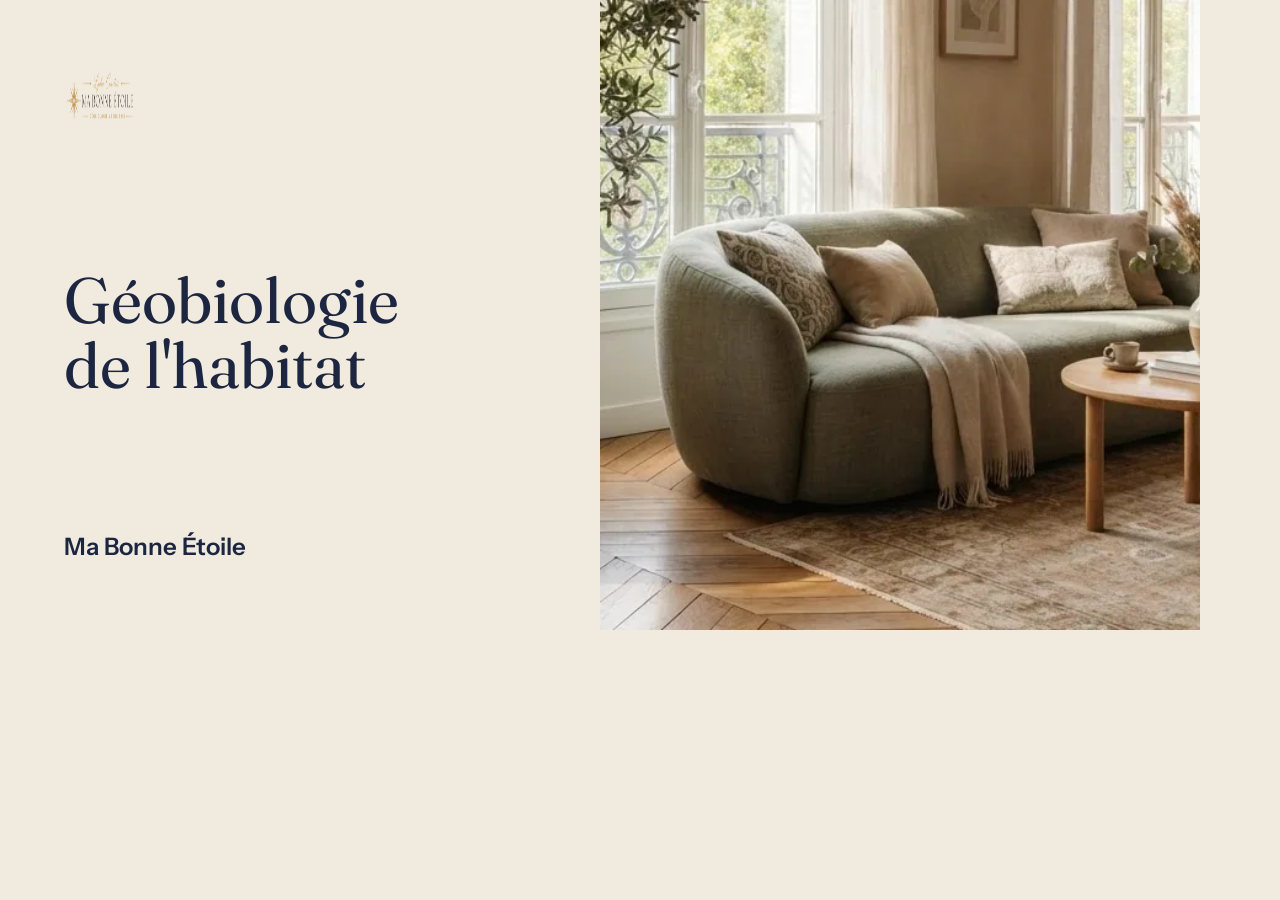
<file: _partage/geobiologie-fr.html>
<!doctype html>
<html lang="fr"><head><meta charset="utf-8">
<link rel="stylesheet" href="/assets/css/socle.css"><link rel="stylesheet" href="/assets/css/site.css">
<style>:root{--fond:#f1eadf;--texte:#1c2640}
html,body{margin:0;width:1200px;height:630px;overflow:hidden;background:var(--fond);color:var(--texte)}
.carte{display:grid;grid-template-columns:1fr 1fr;width:1200px;height:630px}
.carte-texte{display:flex;flex-direction:column;justify-content:space-between;padding:64px}
.carte-texte img{width:72px;height:72px}
.carte-titre{font-family:var(--police-titres);font-size:64px;line-height:1.02;margin:0;text-wrap:balance}
.carte-nom{font-size:24px;font-weight:600;margin:0}
.carte-image{background:center/cover no-repeat}</style>
</head><body>
<div class="carte">
  <div class="carte-texte">
    <img src="/assets/images/logo-480.webp" alt="">
    <p class="carte-titre">Géobiologie de l&#39;habitat</p>
    <p class="carte-nom">Ma Bonne Étoile</p>
  </div>
  <div class="carte-image" style="background-image:url('/assets/images/geo-ouverture-1024.webp')"></div>
</div>
</body></html>
</file>
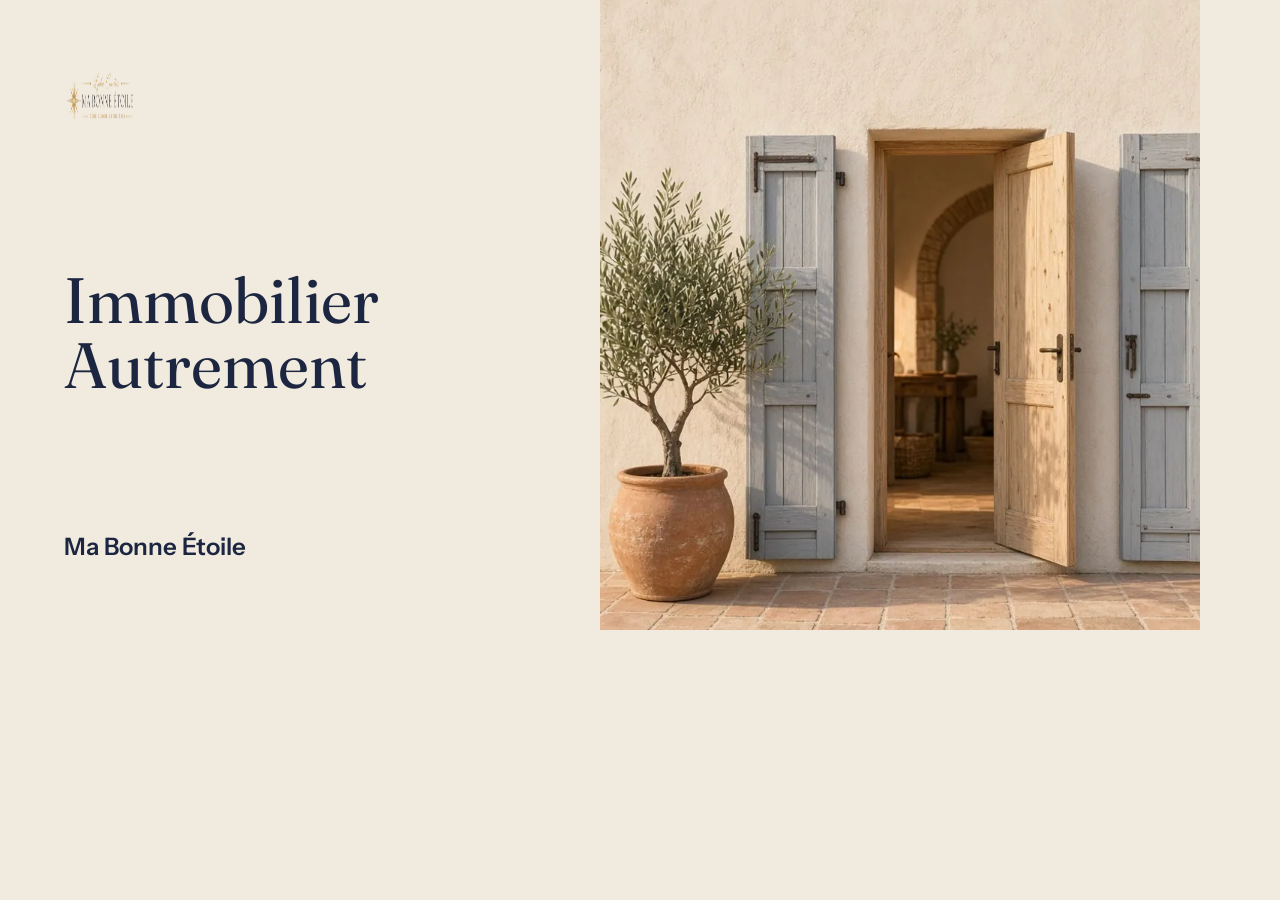
<file: _partage/immobilier-autrement-fr.html>
<!doctype html>
<html lang="fr"><head><meta charset="utf-8">
<link rel="stylesheet" href="/assets/css/socle.css"><link rel="stylesheet" href="/assets/css/site.css">
<style>:root{--fond:#f1eadf;--texte:#1c2640}
html,body{margin:0;width:1200px;height:630px;overflow:hidden;background:var(--fond);color:var(--texte)}
.carte{display:grid;grid-template-columns:1fr 1fr;width:1200px;height:630px}
.carte-texte{display:flex;flex-direction:column;justify-content:space-between;padding:64px}
.carte-texte img{width:72px;height:72px}
.carte-titre{font-family:var(--police-titres);font-size:64px;line-height:1.02;margin:0;text-wrap:balance}
.carte-nom{font-size:24px;font-weight:600;margin:0}
.carte-image{background:center/cover no-repeat}</style>
</head><body>
<div class="carte">
  <div class="carte-texte">
    <img src="/assets/images/logo-480.webp" alt="">
    <p class="carte-titre">Immobilier Autrement</p>
    <p class="carte-nom">Ma Bonne Étoile</p>
  </div>
  <div class="carte-image" style="background-image:url('/assets/images/grok/immo-ouverture-800.webp')"></div>
</div>
</body></html>
</file>
<file: assets/css/socle.css>
/* Socle : règles communes à toutes les maquettes. Le style du projet va dans site.css.
   Les couleurs et polices du projet se règlent par les variables ci-dessous (redéfinies dans site.css). */
:root {
  --police-titres: Georgia, 'Times New Roman', serif;
  --police-texte: system-ui, -apple-system, 'Segoe UI', Roboto, sans-serif;
  --accent: #b3361f;
  --texte-doux: color-mix(in srgb, var(--texte) 78%, var(--fond));
  --ligne: color-mix(in srgb, var(--texte) 18%, var(--fond));
  --gouttiere: clamp(16px, 4vw, 48px);
  --largeur: 1240px;
  --rayon: 6px;
  --duree: .7s;
  --courbe: cubic-bezier(.22, 1, .36, 1);
}

*, *::before, *::after { box-sizing: border-box; }
html { -webkit-text-size-adjust: 100%; text-size-adjust: 100%; }
body {
  font-family: var(--police-texte); font-size: clamp(1rem, .96rem + .2vw, 1.125rem); line-height: 1.6;
  padding-bottom: var(--barres-h); overflow-x: clip;
}
img, picture, video, canvas, svg { display: block; max-width: 100%; }
img, video { height: auto; }
h1, h2, h3, h4 { font-family: var(--police-titres); line-height: 1.08; margin: 0 0 .5em; text-wrap: balance; font-weight: 600; }
p, li, dd, figcaption { text-wrap: pretty; }
p { margin: 0 0 1em; }
a { color: inherit; }
a[href^="mailto:"] { overflow-wrap: anywhere; }
button, input, select, textarea { font: inherit; color: inherit; }
button { cursor: pointer; }
:where(a, button, input, select, textarea, summary, [tabindex]) { -webkit-tap-highlight-color: transparent; }
:focus { outline: none; }
:focus-visible { outline: 3px solid var(--accent); outline-offset: 3px; border-radius: 2px; }
[id] { scroll-margin-top: calc(var(--entete-h) + 12px); scroll-margin-bottom: calc(var(--barres-h) + 12px); }
[hidden] { display: none !important; }

.visuellement-cache {
  position: absolute !important; width: 1px; height: 1px; padding: 0; margin: -1px;
  overflow: hidden; clip: rect(0 0 0 0); white-space: nowrap; border: 0;
}
.evitement {
  position: fixed; left: 12px; top: 12px; z-index: 1000; padding: 12px 16px; background: var(--texte); color: var(--fond);
  transform: translateY(-160%); text-decoration: none;
}
.evitement:focus-visible { transform: none; }
.conteneur { width: min(100% - 2 * var(--gouttiere), var(--largeur)); margin-inline: auto; }
.chiffres { font-variant-numeric: tabular-nums; }

/* Boutons : zones tactiles d'au moins 44 px. */
.bouton {
  display: inline-flex; align-items: center; justify-content: center; gap: .5em;
  min-height: 48px; min-width: 44px; padding: .7em 1.4em; border-radius: 999px;
  background: var(--accent); color: var(--fond); text-decoration: none; font-weight: 600; border: 0;
  line-height: 1.2; text-align: center;
}
.bouton--contour { background: transparent; color: inherit; box-shadow: inset 0 0 0 2px currentColor; }
.bouton[disabled] { opacity: .55; cursor: not-allowed; }

/* Apparitions : cachées par le style critique jusqu'à .vu, jamais recachées. */
html.js:not(.calme):not(.secours):not([data-arrivee="retour"]) [data-anime]:not([data-anime="gsap"]) {
  transform: translate3d(0, 1.2rem, 0);
  transition: opacity var(--duree) var(--courbe) var(--delai, 0s), transform var(--duree) var(--courbe) var(--delai, 0s);
}
html.js:not(.calme):not(.secours):not([data-arrivee="retour"]) [data-anime]:not([data-anime="gsap"]).vu { transform: none; }

/* Bibliothèque d'effets (effets.js). Apparitions : le bloc lui-même ne glisse pas, ce sont ses parties qui arrivent.
   Mêmes conditions que les apparitions : en mode calme, en secours, au retour et sans JavaScript, état final direct.
   Les transitions ne valent que pendant l'arrivée (.fx-fini ensuite) : celles du projet reprennent la main. */
html.js:not(.calme):not(.secours):not([data-arrivee="retour"]) :is([data-anime="lignes"], [data-anime="mots"], [data-anime="cascade"]):not([data-anime="gsap"]) {
  transform: none; transition: opacity .25s linear var(--delai, 0s);
}
/* Masques des lignes : découpe par clip-path, débordante en haut et sur les côtés (accents), un peu en bas (jambages),
   au lieu d'un overflow et de marges : la mise en page ne change pas d'un pixel pendant la découpe. La ligne part
   d'assez bas (135 %) pour rester invisible malgré le débord du bas. */
.fx-ligne-mask { overflow: visible !important; clip-path: inset(-.4em -.6em -.2em -.6em); }
html.js:not(.calme):not(.secours):not([data-arrivee="retour"]) [data-anime="lignes"] .fx-ligne {
  transform: translate3d(0, 135%, 0); transition: transform 1s var(--courbe) calc(var(--delai, 0s) + var(--i, 0) * 90ms);
}
html.js:not(.calme):not(.secours):not([data-arrivee="retour"]) [data-anime="lignes"].vu .fx-ligne { transform: none; }
html.js:not(.calme):not(.secours):not([data-arrivee="retour"]) [data-anime="mots"] .fx-mot {
  opacity: 0; transform: translate3d(0, .5em, 0);
  transition: opacity .6s var(--courbe) calc(var(--delai, 0s) + var(--i, 0) * 35ms), transform .7s var(--courbe) calc(var(--delai, 0s) + var(--i, 0) * 35ms);
}
html.js:not(.calme):not(.secours):not([data-arrivee="retour"]) [data-anime="mots"].vu .fx-mot { opacity: 1; transform: none; }
html.js:not(.calme):not(.secours):not([data-arrivee="retour"]) [data-anime="cascade"] > * { opacity: 0; transform: translate3d(0, 1.8rem, 0); }
html.js:not(.calme):not(.secours):not([data-arrivee="retour"]) [data-anime="cascade"]:not(.fx-fini) > * {
  transition: opacity .7s var(--courbe) calc(var(--delai, 0s) + var(--i, 0) * 80ms), transform .9s var(--courbe) calc(var(--delai, 0s) + var(--i, 0) * 80ms);
}
html.js:not(.calme):not(.secours):not([data-arrivee="retour"]) [data-anime="cascade"].vu > * { opacity: 1; transform: none; }
/* Rideau : règle aussi précise que celle des apparitions (sinon sa transition de découpe serait écrasée). */
html.js:not(.calme):not(.secours):not([data-arrivee="retour"]) [data-anime="rideau"]:not([data-anime="gsap"]) {
  transform: none; clip-path: inset(0 0 100% 0);
}
html.js:not(.calme):not(.secours):not([data-arrivee="retour"]) [data-anime="rideau"]:not([data-anime="gsap"]):not(.fx-fini) {
  transition: opacity .25s linear var(--delai, 0s), clip-path 1.2s cubic-bezier(.77, 0, .18, 1) var(--delai, 0s);
}
html.js:not(.calme):not(.secours):not([data-arrivee="retour"]) [data-anime="rideau"]:not([data-anime="gsap"]).vu { clip-path: inset(0 0 0 0); }
html.js:not(.calme):not(.secours):not([data-arrivee="retour"]) [data-anime="rideau"]:not([data-fx]) > :is(picture, video) { transform: scale(1.14); }
html.js:not(.calme):not(.secours):not([data-arrivee="retour"]) [data-anime="rideau"]:not([data-fx]):not(.fx-fini) > :is(picture, video) { transition: transform 1.6s var(--courbe) var(--delai, 0s); }
html.js:not(.calme):not(.secours):not([data-arrivee="retour"]) [data-anime="rideau"].vu:not([data-fx]) > :is(picture, video) { transform: none; }
/* Effets liés au défilement : l'image déplacée par GSAP n'a aucune transition CSS (une seule source par propriété). */
[data-fx="parallaxe"] > :is(picture, video, img), [data-fx="zoom"] > :is(picture, video, img) { transition: none; }
/* WebGL « onde » : le canvas, calé sur l'image, n'est visible que pendant le mouvement ; au repos, l'image d'origine, nette. */
[data-fx="onde"] { position: relative; }
.fx-onde { position: absolute; left: 0; top: 0; width: 100%; height: 100%; pointer-events: none; opacity: 0; transition: opacity .3s linear; }
.fx-onde--actif { opacity: 1; transition-duration: .12s; }
/* Effets au survol : au premier survol, GSAP prend la main sur la transformation (classe fx-survol) :
   plus aucune transition CSS sur transform pour cet élément. */
.fx-survol { transition-property: opacity, color, background-color, border-color, box-shadow !important; }

/* Mode calme : tout est coupé, le contenu reste complet. */
html.calme *, html.calme *::before, html.calme *::after {
  animation-duration: 0s !important; animation-iteration-count: 1 !important; transition: none !important; scroll-behavior: auto !important;
}
html.calme [data-boucle-css] * , html.calme [data-boucle-css] { animation: none !important; }
[data-boucle-css].hors-ecran, [data-boucle-css].hors-ecran *, [data-boucle-css].en-pause, [data-boucle-css].en-pause * { animation-play-state: paused !important; }

/* En-tête : opaque, jamais coupé, se cache en descendant. */
[data-entete] {
  position: fixed; inset: 0 0 auto; z-index: 800; background: var(--fond);
  border-bottom: 1px solid var(--ligne); transition: transform .35s var(--courbe);
}
html.entete-cache [data-entete], html.scene-sans-entete:not(.menu-ouvert) [data-entete] { transform: translateY(-100%); }
.entete-rangee {
  display: flex; align-items: center; gap: clamp(8px, 2vw, 28px);
  min-height: 64px; padding: 8px var(--gouttiere); max-width: calc(var(--largeur) + 2 * var(--gouttiere)); margin-inline: auto;
}
.entete-logo { display: inline-flex; align-items: center; gap: .6em; min-height: 44px; text-decoration: none; font-weight: 700; flex: none; }
.entete-logo img { width: 36px; height: 36px; }
[data-nav] { flex: 1 1 auto; min-width: 0; display: flex; justify-content: flex-end; }
[data-nav] ul { display: flex; gap: clamp(12px, 2vw, 28px); list-style: none; margin: 0; padding: 0; min-width: 0; overflow: hidden; white-space: nowrap; }
[data-nav] a { display: inline-flex; align-items: center; min-height: 44px; text-decoration: none; }
[data-nav] a[aria-current] { text-decoration: underline; text-underline-offset: .35em; text-decoration-thickness: 2px; }
.entete-actions { display: flex; align-items: center; gap: 8px; flex: none; }
.entete-actions .bouton { min-height: 44px; padding-inline: 1.1em; }
.entete-langue { display: inline-flex; align-items: center; justify-content: center; min-width: 44px; min-height: 44px; text-decoration: none; font-weight: 600; text-transform: uppercase; }
[data-menu-bouton] { display: none; min-height: 44px; min-width: 44px; padding: 0 14px; border: 0; border-radius: 999px; background: var(--texte); color: var(--fond); font-weight: 600; }
html:not(.js) [data-nav] ul { flex-wrap: wrap; white-space: normal; }
html.nav-compacte [data-nav] { display: none; }
html.nav-compacte [data-menu-bouton] { display: inline-flex; align-items: center; }
html.nav-compacte .entete-actions { margin-left: auto; }
@media (max-width: 520px) { .entete-actions .bouton { display: none; } }

/* Menu : plein écran, liens qui arrivent l'un après l'autre. */
[data-menu] {
  position: fixed; inset: 0; z-index: 790; background: var(--menu-fond, var(--fond)); overflow-y: auto; overscroll-behavior: contain;
  padding: calc(var(--entete-h) + 24px) var(--gouttiere) calc(32px + var(--barres-h));
  visibility: hidden; opacity: 0; transition: opacity .3s var(--courbe), visibility 0s .3s;
}
html.menu-ouvert [data-menu] { visibility: visible; opacity: 1; transition: opacity .3s var(--courbe); }
html.menu-ouvert [data-entete] { transform: none; }
[data-menu] ul { list-style: none; margin: 0 0 32px; padding: 0; }
[data-menu] li { opacity: 0; transform: translateY(12px); transition: opacity .4s var(--courbe), transform .4s var(--courbe); transition-delay: calc(var(--i, 0) * 50ms + 80ms); }
html.menu-ouvert [data-menu] li { opacity: 1; transform: none; }
[data-menu] .menu-lien { display: flex; align-items: center; min-height: 52px; font-family: var(--police-titres); font-size: clamp(1.6rem, 7vw, 2.6rem); text-decoration: none; }
[data-menu] .menu-lien[aria-current] { color: var(--accent); }

/* Voile de transition (état de départ dans le style critique). */
[data-voile] { display: grid; place-items: center; color: var(--fond); }
.voile-contenu { display: grid; justify-items: center; gap: 12px; text-align: center; padding: var(--gouttiere); }
.voile-contenu img { width: 56px; height: 56px; }
[data-voile-libelle] { font-family: var(--police-titres); font-size: clamp(1.6rem, 5vw, 3rem); }
/* Forme « vague » : bords ondulés du voile (en haut à la montée, en bas au retrait), posés par le gabarit. */
[data-voile] .voile-vague { position: absolute; left: 0; width: 100%; height: clamp(60px, 12vh, 120px); fill: var(--voile-fond); pointer-events: none; }
[data-voile] .voile-vague--haut { bottom: calc(100% - 1px); transform-origin: 50% 100%; }
[data-voile] .voile-vague--bas { top: calc(100% - 1px); transform-origin: 50% 0; }
/* Trou qui s'ouvre dans le voile (forme « iris ») ou dans le panneau de l'intro (versObjet) :
   variables --cx, --cy (centre) et --trou (rayon), posées image par image par le socle. */
[data-voile].avec-trou, .ouverture-panneau.avec-trou {
  -webkit-mask: radial-gradient(circle at var(--cx, 50%) var(--cy, 50%), transparent var(--trou, -2px), #000 calc(var(--trou, -2px) + 1px));
          mask: radial-gradient(circle at var(--cx, 50%) var(--cy, 50%), transparent var(--trou, -2px), #000 calc(var(--trou, -2px) + 1px));
}

/* Barre fixe du téléphone : action principale et contact rapide. */
[data-barre-fixe] {
  position: fixed; inset: auto 0 0; z-index: 780; display: none; gap: 8px;
  padding: 8px var(--gouttiere) calc(8px + env(safe-area-inset-bottom)); background: var(--fond); border-top: 1px solid var(--ligne);
  transition: transform .3s var(--courbe);
}
[data-barre-fixe] .bouton { flex: 1; min-height: 48px; }
[data-barre-fixe].barre-masquee { transform: translateY(110%); }
@media (max-width: 760px) { [data-barre-fixe] { display: flex; } }

/* Écrans plein cadre et sections épinglées : tout tient dans la partie visible. */
.ecran {
  min-height: 100vh; min-height: 100svh; display: flex; flex-direction: column;
  padding-top: calc(var(--entete-h) + 16px); padding-bottom: calc(var(--barres-h) + 16px);
}
.ecran.epingle { height: 100vh; height: 100svh; min-height: 0; }
.ecran .piste { flex: 1 1 auto; min-height: 0; max-height: 820px; }

/* Médias : cadrage réglé par --cadrage (object-position), mention des illustrations générées. */
.media { position: relative; margin: 0; overflow: hidden; border-radius: var(--rayon); background: color-mix(in srgb, var(--texte) 8%, var(--fond)); } /* jamais de case vide pendant le chargement */
.media picture { display: block; width: 100%; height: 100%; }
.media img, .media video { width: 100%; height: 100%; object-fit: cover; object-position: var(--cadrage, 50% 50%); }
@media (max-width: 760px) { .media img, .media video { object-position: var(--cadrage-mobile, var(--cadrage, 50% 50%)); } }
.mention-ia {
  position: absolute; right: 8px; bottom: 8px; z-index: 2; padding: 3px 8px; border-radius: 999px;
  background: rgba(0, 0, 0, .66); color: #fff; font: 600 12px/1.4 var(--police-texte); letter-spacing: .01em; pointer-events: none;
}

/* Formulaires. */
.champ { display: grid; gap: 6px; margin-bottom: 18px; }
.champ label { font-weight: 600; }
.champ input, .champ select, .champ textarea {
  min-height: 48px; padding: 10px 12px; border: 1px solid color-mix(in srgb, var(--texte) 45%, var(--fond)); border-radius: var(--rayon); background: var(--fond);
}
.champ [aria-invalid="true"] { border-color: #b00020; }
.champ-erreur { margin: 0; color: #b00020; font-size: .95rem; }
.mention-donnees { font-size: .9rem; color: var(--texte-doux); }
[data-message-envoi] { padding: 12px 16px; border-radius: var(--rayon); background: color-mix(in srgb, var(--accent) 12%, var(--fond)); }

/* Barre de lecture des pages longues. */
[data-barre-lecture] { position: fixed; left: 0; right: 0; top: var(--entete-h); height: 3px; z-index: 805; background: var(--accent); transform: scaleX(0); transform-origin: 0 50%; }
html.entete-cache [data-barre-lecture] { top: 0; }

/* Curseur personnalisé (souris uniquement, activé par data-curseur sur html). */
.curseur {
  position: fixed; left: -8px; top: -8px; z-index: 1001; width: 16px; height: 16px; border-radius: 50%;
  border: 2px solid var(--accent); pointer-events: none; opacity: 0; transition: opacity .2s, width .2s, height .2s, left .2s, top .2s;
}
html.curseur-actif .curseur { opacity: 1; }
.curseur.curseur-lien { width: 40px; height: 40px; left: -20px; top: -20px; }
.curseur.curseur-cache { opacity: 0 !important; }

/* Pied de page. */
.pied { padding: 56px 0 32px; border-top: 1px solid var(--ligne); }
.pied-grille { display: grid; gap: 32px; grid-template-columns: repeat(auto-fit, minmax(200px, 1fr)); }
.pied ul { list-style: none; margin: 0; padding: 0; }
.pied a, .pied button.lien { display: inline-flex; align-items: center; min-height: 44px; }
button.lien { background: none; border: 0; padding: 0; text-decoration: underline; text-underline-offset: .2em; }
.pied-bas { display: flex; flex-wrap: wrap; justify-content: space-between; gap: 12px; margin-top: 32px; font-size: .9rem; color: var(--texte-doux); }
</file>
<file: assets/css/modules.css>
/* ===== module objet-a-faire-tourner (bibliothèque) ===== */
/* Objet à faire tourner : l'objet tourne selon --oat-angle ; reflet conique orienté par --oat-lumiere. */
.oat { position: relative; aspect-ratio: 1; width: var(--oat-taille, min(54svh, 40vw, 560px)); -webkit-user-select: none; user-select: none; }
.oat.est-actif { cursor: grab; touch-action: pan-y; }
.oat.est-tenu { cursor: grabbing; }
/* La rotation s'applique au contenu, dans une boîte ronde qui coupe : un carré tourné à 45° déborderait de 41 %
   et ferait défiler la page à l'horizontale sur téléphone. */
.oat__objet { position: absolute; inset: 0; border-radius: 50%; overflow: hidden; }
.oat__objet > * { width: 100%; height: 100%; transform: rotate(var(--oat-angle, 0deg)); will-change: transform; }
/* Reflet fixe (il ne tourne pas avec l'objet) : deux éclats opposés qui suivent la lumière. */
.oat__reflet { position: absolute; inset: 0; border-radius: 50%; pointer-events: none;
  background: conic-gradient(from calc(var(--oat-lumiere, 0deg) - 12deg),
    color-mix(in oklab, var(--couleur-texte) calc(10% + var(--oat-eclat, 0) * 14%), transparent) 0deg, transparent 22deg 168deg,
    color-mix(in oklab, var(--couleur-texte) 8%, transparent) 180deg, transparent 202deg 360deg);
  -webkit-mask: radial-gradient(circle, transparent 0 36%, black 38% 98%, transparent 99%);
          mask: radial-gradient(circle, transparent 0 36%, black 38% 98%, transparent 99%); }
.oat__indice { position: absolute; right: -8%; bottom: 4%; display: none; align-items: center; gap: .5em; margin: 0; padding: .45em .85em; border-radius: 999px;
  background: var(--couleur-texte); color: var(--couleur-fond); font-family: var(--police-mono); font-size: max(12px, .78rem); letter-spacing: .12em; text-transform: uppercase;
  transform: rotate(6deg); transition: opacity .5s, transform .5s; pointer-events: none; }
.oat.est-actif .oat__indice { display: inline-flex; }
.oat__indice.est-vu { opacity: 0; transform: rotate(6deg) translateY(8px); }
.oat__indice svg { width: 1.3em; height: 1.3em; fill: none; stroke: currentColor; stroke-width: 2.4; stroke-linecap: round; stroke-linejoin: round; }
@media (max-width: 700px) { .oat { width: var(--oat-taille-telephone, min(72vw, 42svh)); } .oat__indice { right: -2%; bottom: -6%; } }
/* ===== module fil-conducteur (bibliothèque) ===== */
/* Fil conducteur — identité uniquement par les variables du socle.
   Le tracé passe au-dessus des fonds de section et sous leur contenu : les enfants directs des sections
   (petits-enfants de la racine) sont remontés d'un cran (z-index 2), le texte reste toujours lisible par-dessus le fil. */
.fic { position: relative; --fic-epaisseur: 2px; }
.fic__svg { position: absolute; inset: 0; width: 100%; height: 100%; z-index: 1; pointer-events: none; overflow: visible; }
:where(.fic > * > *, .fic [data-fil-dessus]) { position: relative; z-index: 2; }

.fic__rail, .fic__trace { fill: none; stroke-linecap: round; stroke-linejoin: round; vector-effect: non-scaling-stroke; }
.fic__rail { stroke: var(--couleur-ligne); stroke-width: 1px; stroke-dasharray: 2 6; }
.fic__trace { stroke: var(--couleur-accent); stroke-width: var(--fic-epaisseur); }

.fic__perle { fill: var(--couleur-fond); stroke: var(--couleur-accent); stroke-width: 2px; transition: fill .4s; }
.fic__perle.est-atteinte { fill: var(--couleur-accent); }

.fic__objet { opacity: 0; transition: opacity .3s; }
.fic__objet.est-visible { opacity: 1; }
.fic__tete { fill: var(--couleur-accent); }
.fic__halo { fill: color-mix(in oklab, var(--couleur-accent) 18%, transparent); stroke: color-mix(in oklab, var(--couleur-accent) 45%, transparent); stroke-width: 1px; }

@media (max-width: 699px) { .fic { --fic-epaisseur: 1.6px; } }

/* Réduire les animations et mode calme : fil entier, perles pleines, pas d'objet. */
@media (prefers-reduced-motion: reduce) {
  .fic__objet { display: none; }
  .fic__trace { stroke-dashoffset: 0 !important; }
  .fic__perle { fill: var(--couleur-accent); }
}
.calme .fic__objet { display: none; }
.calme .fic__trace { stroke-dashoffset: 0 !important; }
.calme .fic__perle { fill: var(--couleur-accent); }

@media print { .fic__svg { display: none; } }
/* ===== module tarifs-a-rouleaux (bibliothèque) ===== */
/* Tarifs à rouleaux : formules côte à côte, formule conseillée, interrupteur de mode, prix en compteur mécanique.
   Identité uniquement par variables ; --trf-min règle la largeur minimale d'une carte. */
.trf { --trf-min: 16.5rem; position: relative; padding-block: clamp(56px, 9vw, 128px); }
.trf__tete { display: grid; gap: .8rem; max-width: 46rem; margin-bottom: clamp(20px, 3vw, 36px); }
.trf__h2 { font-size: clamp(2rem, 5vw, 3.6rem); }
.trf__intro { color: var(--couleur-texte-doux); max-width: 38rem; }

/* Interrupteur de mode : caché sans JavaScript (les prix du premier mode sont écrits dans la page). */
.trf__modes { display: inline-flex; flex-wrap: wrap; gap: 4px; padding: 4px; margin-bottom: clamp(20px, 3vw, 32px); border: 1px solid var(--couleur-ligne); border-radius: 999px; background: var(--couleur-surface); max-width: 100%; }
.trf:not(.trf--pret) .trf__modes { display: none; }
.trf__mode { min-height: 44px; padding: 0 1.15rem; border: 0; border-radius: 999px; background: transparent; font-size: max(14px, .92rem); cursor: pointer; transition: background-color .25s, color .25s; }
.trf__mode[aria-checked="true"] { background: var(--couleur-accent); color: var(--couleur-sur-accent); }
.trf__mode:not([aria-checked="true"]):hover { background: color-mix(in oklab, var(--couleur-texte) 8%, transparent); }

/* Cartes */
.trf__grille { list-style: none; margin: 0; padding: 0; display: grid; grid-template-columns: repeat(auto-fit, minmax(min(100%, var(--trf-min)), 1fr)); gap: clamp(14px, 2vw, 24px); align-items: stretch; }
.trf__formule { position: relative; display: flex; flex-direction: column; gap: .8rem; padding: clamp(20px, 2.6vw, 32px); border: 1px solid var(--couleur-ligne); border-radius: var(--rayon); background: var(--couleur-fond);
  transition: transform .4s cubic-bezier(.2, .7, .2, 1), border-color .3s, opacity .3s; }
.trf__formule[data-conseillee] { border: 2px solid var(--couleur-accent); background: var(--couleur-surface); }
.trf__formule--absente { opacity: .5; }
.trf__pastille { align-self: flex-start; padding: .25em .8em; border-radius: 999px; background: var(--couleur-accent); color: var(--couleur-sur-accent); font-family: var(--police-mono); font-size: max(12px, .74rem); letter-spacing: .08em; text-transform: uppercase; }
.trf__nom { font-size: clamp(1.3rem, 2.2vw, 1.75rem); }
.trf__accroche { color: var(--couleur-texte-doux); }
.trf__prix { display: flex; flex-wrap: wrap; align-items: center; gap: .1em .45em; margin-top: .2rem; }
/* Hauteur figée à 1em, texte ou rouleaux : rien ne bouge autour du prix pendant le roulement. */
.trf__montant { display: inline-flex; align-items: flex-start; height: 1em; font-family: var(--police-titres); font-size: clamp(2.6rem, 5.2vw, 3.8rem); font-weight: 600; line-height: 1; font-variant-numeric: tabular-nums lining-nums; white-space: nowrap; }
.trf__unite { color: var(--couleur-texte-doux); font-size: max(14px, .95rem); }
.trf__economie.trf__economie--vide { color: transparent; border-bottom-color: transparent; }
.trf__economie { align-self: flex-start; font-family: var(--police-mono); font-size: max(12px, .8rem); color: var(--couleur-accent); border-bottom: 1px dashed currentColor; }
.trf__inclus { list-style: none; margin: .2rem 0 0; padding: 0; display: grid; gap: .45rem; flex: 1; }
.trf__inclus li { position: relative; padding-left: 1.5em; }
.trf__inclus li::before { content: ''; position: absolute; left: .2em; top: .55em; width: .55em; height: .3em; border-left: 2px solid var(--couleur-accent); border-bottom: 2px solid var(--couleur-accent); transform: rotate(-45deg); }
.trf__choisir { align-self: stretch; margin-top: .4rem; }
.trf__formule[data-conseillee] .trf__choisir { background: var(--couleur-accent); color: var(--couleur-sur-accent); border-color: var(--couleur-accent); }
.trf__note { margin-top: clamp(16px, 2vw, 24px); color: var(--couleur-texte-doux); font-size: max(13px, .88rem); }

/* Compteur mécanique : une colonne 0-9 par chiffre, hauteur figée en em (line-height 1). */
.trf__rouleaux { display: inline-flex; }
.trf__col { display: inline-block; height: 1em; overflow: hidden; }
.trf__chiffres { display: block; transform: translateY(calc(var(--de, 0) * -1em)); }
.trf__chiffres > span { display: block; height: 1em; line-height: 1; }
.trf__montant--roule .trf__chiffres { transform: translateY(calc(var(--vers, 0) * -1em)); transition: transform var(--trf-duree, .9s) cubic-bezier(.2, .8, .15, 1) calc(var(--i, 0) * 80ms); }

/* Retour physique du choix : tampon « Choisie » sur la carte. */
.trf__tampon { position: absolute; top: clamp(14px, 2vw, 22px); right: clamp(14px, 2vw, 22px); padding: .2em .55em; border: 2px solid var(--couleur-accent); border-radius: 6px; color: var(--couleur-accent);
  font-family: var(--police-mono); font-size: max(12px, .78rem); letter-spacing: .1em; text-transform: uppercase; transform: rotate(8deg); opacity: 0; pointer-events: none; }
.trf__formule--choisie .trf__tampon { opacity: 1; animation: trf-tampon .45s cubic-bezier(.2, 1.4, .4, 1) both; }
@keyframes trf-tampon { from { opacity: 0; transform: rotate(18deg) scale(1.9); } to { opacity: 1; transform: rotate(8deg) scale(1); } }

/* Apparition et survol (souris seulement), jamais en mode calme */
.trf--anime .trf__formule:not(.est-vu) { opacity: 0; transform: translateY(18px); }
@media (hover: hover) and (pointer: fine) { .trf__formule:hover { transform: translateY(-4px); border-color: var(--couleur-texte-doux); } .trf__formule[data-conseillee]:hover { border-color: var(--couleur-accent); } }
@media (min-width: 900px) { .trf__formule[data-conseillee] { margin-block: -10px; padding-block: calc(clamp(20px, 2.6vw, 32px) + 10px); } }
.calme .trf__formule:hover { transform: none; }
/* ===== module schema-epingle-etapes (bibliothèque) ===== */
/* Schéma épinglé en étapes — identité uniquement par les variables du socle.
   États : sans classe (sans JavaScript, mode calme) = liste complète et schéma tout allumé ;
   .see--pile = scène épinglée, étapes empilées ; .see--compact = schéma compact collé en haut ;
   .see--repete = schéma répété dans chaque étape. */
.see { --see-marge: clamp(16px, 4vh, 40px); --see-jauge-l: 64px; --see-eteint: .28; position: relative; padding-block: clamp(56px, 8vw, 120px); }
.see__grille { display: grid; gap: clamp(20px, 4vw, 64px); }
.see__texte { display: grid; align-content: start; gap: 12px; min-width: 0; }
.see__titre { font-size: clamp(1.9rem, 4.6vw, 3.8rem); line-height: 1.02; padding-block: .06em; }

/* Étapes : liste lisible par défaut */
.see__etapes { list-style: none; margin: clamp(8px, 2vh, 24px) 0 0; padding: 0; display: grid; }
.see__etape { display: grid; gap: 8px; padding-block: clamp(18px, 3vh, 32px); border-top: 1px solid var(--couleur-ligne); scroll-margin-top: calc(var(--entete-h) + 16px); }
.see__etape:last-child { border-bottom: 1px solid var(--couleur-ligne); }
.see__etape h3 { font-size: clamp(1.25rem, 1.05rem + .9vw, 1.9rem); }
.see__etape > p:not(.see__n) { color: var(--couleur-texte-doux); max-width: 52ch; }
.see__n { font-family: var(--police-mono); font-size: max(12px, .78rem); letter-spacing: .12em; text-transform: uppercase; color: var(--couleur-accent); }
.see--vivant .see__etape .see__n { transition: color .4s; }
.see--vivant .see__etape:not(.est-active) .see__n { color: var(--couleur-texte-doux); }

/* Schéma : plan 4/3 (SVG + étiquettes HTML), jauge facultative à droite */
.see__schema { margin: 0; display: flex; justify-content: center; align-items: stretch; gap: 14px; min-width: 0; }
.see__plan { position: relative; flex: 0 1 auto; width: 100%; aspect-ratio: 4 / 3; border-radius: var(--rayon); overflow: hidden; box-shadow: 0 0 0 1px var(--couleur-ligne); }
.see__schema:has(.see__jauge) .see__plan { width: calc(100% - var(--see-jauge-l) - 14px); }
.see__svg { position: absolute; inset: 0; width: 100%; height: 100%; }
.see__fond { fill: var(--couleur-surface); }
.see__boite { fill: var(--couleur-fond); stroke: var(--couleur-ligne); stroke-width: 1.5; transition: fill .5s, stroke .5s; }
.see__boite--fixe { fill: color-mix(in oklab, var(--couleur-texte) 14%, var(--couleur-fond)); stroke: none; }
.see__detail { fill: none; stroke: var(--couleur-texte-doux); stroke-width: 1.4; stroke-linecap: round; }
.see__zone { fill: color-mix(in oklab, var(--couleur-secondaire) 10%, transparent); stroke: var(--couleur-secondaire); stroke-width: 1.5; stroke-dasharray: 5 6; }
.see__couche { fill: color-mix(in oklab, var(--couleur-secondaire) 34%, var(--couleur-fond)); }
.see__couche--2 { fill: color-mix(in oklab, var(--couleur-secondaire) 58%, var(--couleur-fond)); }
.see__couche--3 { fill: var(--couleur-accent); }
.see__trait { fill: none; stroke: var(--couleur-ligne); stroke-width: 3; stroke-linecap: round; stroke-linejoin: round; }
.see__flux { fill: none; stroke: var(--couleur-accent); stroke-width: 3; stroke-linecap: round; stroke-linejoin: round; stroke-dasharray: 7 9; }
.see__pointe { fill: none; stroke: var(--couleur-accent); stroke-width: 3; stroke-linecap: round; stroke-linejoin: round; }

/* Partie allumée : tout allumé sans JavaScript et en mode calme ; sinon, seulement les parties de l'étape en cours. */
.see:not(.see--vivant) .see__boite:not(.see__boite--fixe), .see--vivant .est-allume .see__boite:not(.see__boite--fixe) { fill: color-mix(in oklab, var(--couleur-accent) 14%, var(--couleur-fond)); stroke: var(--couleur-accent); stroke-width: 2.5; }
.see--vivant :is([data-see-partie], [data-see-des]) { transition: opacity .5s, background-color .4s, color .4s; }
.see--vivant [data-see-partie]:not(.est-allume) { opacity: var(--see-eteint); }
.see--vivant [data-see-des]:not(.est-allume) { opacity: 0; }
.see--vivant.see--visible .est-allume .see__flux { animation: see-flux 1.1s linear infinite; }
@keyframes see-flux { to { stroke-dashoffset: -32; } }

/* Étiquettes : texte HTML posé en % du plan (même repère que le viewBox 400 × 300), jamais sous 12 px. */
.see__etiquette { position: absolute; left: var(--x); top: var(--y); transform: translate(-50%, -50%); padding: 3px 9px; border-radius: 999px; white-space: nowrap; font-family: var(--police-mono); font-size: max(12px, .78rem); line-height: 1.3; letter-spacing: .04em; background: var(--couleur-fond); color: var(--couleur-texte); box-shadow: 0 0 0 1px var(--couleur-ligne); }
.see:not(.see--vivant) .see__etiquette, .see--vivant .see__etiquette.est-allume { background: var(--couleur-accent); color: var(--couleur-sur-accent); box-shadow: none; }
.see--vivant .see__etiquette[data-see-partie]:not(.est-allume) { opacity: .6; }

/* Jauge verticale : niveau --see-niv (0 → 1) posé par le module, valeur lue en dessous. */
.see__jauge { flex: none; width: var(--see-jauge-l); display: grid; grid-template-rows: minmax(0, 1fr) auto; gap: 10px; justify-items: center; }
.see__tube { position: relative; width: 28px; border-radius: 999px; box-shadow: inset 0 0 0 1px var(--couleur-ligne); background: var(--couleur-surface); overflow: hidden; }
.see__niveau { position: absolute; inset: 4px; border-radius: 999px; background: linear-gradient(0deg, var(--couleur-secondaire), var(--couleur-accent)); transform-origin: 50% 100%; transform: scaleY(var(--see-niv, 1)); transition: transform .9s cubic-bezier(.2, .8, .2, 1); }
.see__valeur { font-family: var(--police-mono); font-size: max(12px, .85rem); font-weight: 700; white-space: nowrap; font-variant-numeric: tabular-nums; }

/* Puces de navigation (mode épinglé seulement) */
.see__puces { display: none; gap: 2px; margin-left: -8px; }
.see__puce { display: grid; place-items: center; width: 44px; height: 44px; padding: 0; border: 0; background: none; cursor: pointer; }
.see__puce > span[aria-hidden] { width: 28px; height: 3px; border-radius: 2px; background: var(--couleur-ligne); transition: background-color .4s; }
.see__puce.est-vue > span[aria-hidden] { background: color-mix(in oklab, var(--couleur-accent) 45%, var(--couleur-ligne)); }
.see__puce[aria-current] > span[aria-hidden] { background: var(--couleur-accent); }
.see__puce:focus-visible { outline-offset: -6px; }

/* Sans JavaScript et mode calme : ordinateur, schéma collant à droite ; téléphone, schéma en haut. */
@media (min-width: 900px) {
  .see__grille { grid-template-columns: minmax(0, 5fr) minmax(0, 6fr); align-items: start; }
  .see__schema { position: sticky; top: calc(var(--entete-h) + var(--see-marge)); }
  .see__plan { width: min(100%, calc((var(--ecran-h) - var(--entete-h) - var(--barres-h) - 2 * var(--see-marge)) * 4 / 3)); }
  .see__schema:has(.see__jauge) .see__plan { width: min(calc(100% - var(--see-jauge-l) - 14px), calc((var(--ecran-h) - var(--entete-h) - var(--barres-h) - 2 * var(--see-marge)) * 4 / 3)); }
}
@media (max-width: 899px) {
  .see__texte { display: contents; }
  .see__surtitre, .see__titre { order: -2; }
  .see__schema { order: -1; }
  .see__surtitre + .see__titre { margin-top: -8px; }
}

/* Téléphone et petites hauteurs, animé : schéma compact collé sous l'en-tête, étapes dessous. */
.see.see--compact .see__grille, .see.see--repete .see__grille { grid-template-columns: minmax(0, 1fr); gap: 16px; }
.see.see--compact .see__texte, .see.see--repete .see__texte { display: contents; }
.see--compact :is(.see__surtitre, .see__titre), .see--repete :is(.see__surtitre, .see__titre) { order: -2; }
.see--compact .see__schema { order: -1; position: sticky; top: var(--entete-h); z-index: 2; padding-block: 10px; background: var(--couleur-fond); box-shadow: 0 1px 0 var(--couleur-ligne); }
.see--compact .see__plan { width: min(100%, calc(var(--ecran-h) * .34 * 4 / 3)); }
.see--compact .see__schema:has(.see__jauge) .see__plan { width: min(calc(100% - var(--see-jauge-l) - 14px), calc(var(--ecran-h) * .34 * 4 / 3)); }
.see--compact .see__etapes { margin-top: 0; }
.see--compact .see__etape { scroll-margin-top: calc(var(--entete-h) + var(--ecran-h) * .34 + 36px); }

/* Schéma répété dans chaque étape (copie figée, décorative) */
.see--repete .see__schema:not(.see__schema--copie) { display: none; }
.see__schema--copie { order: -1; margin-bottom: 8px; }
.see--repete .see__etape { padding-block: clamp(24px, 4vh, 40px); }

/* Mode épinglé : la scène tient exactement dans l'écran, de l'en-tête mesuré aux barres du bas mesurées. */
.see.see--pile { padding-block: 0; }
.see--pile .see__scene { height: var(--ecran-h); display: flex; align-items: center; padding-top: calc(var(--entete-h) + var(--see-marge)); padding-bottom: calc(var(--barres-h) + var(--see-marge)); }
.see--pile .see__grille { grid-template-columns: minmax(0, 5fr) minmax(0, 6fr); align-items: center; max-height: 100%; }
.see--pile .see__texte { gap: clamp(8px, 1.6vh, 14px); max-height: calc(var(--ecran-h) - var(--entete-h) - var(--barres-h) - 2 * var(--see-marge)); }
.see--pile .see__titre { font-size: clamp(1.6rem, min(3.6vw, 6.2vh), 3.4rem); }
.see--pile .see__etapes { margin-top: clamp(4px, 1.5vh, 16px); }
.see--pile .see__etape { grid-area: 1 / 1; border: 0; padding-block: 0; align-content: start; opacity: 0; visibility: hidden; transform: translateY(24px); transition: opacity .5s, transform .7s cubic-bezier(.2, .8, .2, 1), visibility 0s .5s; }
.see--pile .see__etape.est-active { opacity: 1; visibility: visible; transform: none; transition-delay: 0s; }
.see--pile .see__etape h3 { font-size: clamp(1.2rem, min(2.2vw, 4vh), 2rem); }
.see--pile .see__puces { display: flex; }
.see--pile .see__schema { position: relative; top: auto; }
.see--pile .see__plan { width: min(100%, calc((var(--ecran-h) - var(--entete-h) - var(--barres-h) - 2 * var(--see-marge)) * 4 / 3)); }
.see--pile .see__schema:has(.see__jauge) .see__plan { width: min(calc(100% - var(--see-jauge-l) - 14px), calc((var(--ecran-h) - var(--entete-h) - var(--barres-h) - 2 * var(--see-marge)) * 4 / 3)); }

/* Écran étroit : la jauge passe à l'horizontale sous le plan, qui garde toute la largeur pour ses étiquettes. */
@media (max-width: 480px) {
  .see { --see-plan-l: 100%; }
  .see--compact { --see-plan-l: min(100%, calc(var(--ecran-h) * .34 * 4 / 3)); }
  .see__schema:has(.see__jauge) { flex-direction: column; align-items: center; gap: 8px; }
  .see .see__schema:has(.see__jauge) .see__plan { width: var(--see-plan-l); }
  .see__jauge { width: var(--see-plan-l); grid-template-columns: minmax(0, 1fr) auto; grid-template-rows: none; align-items: center; justify-items: stretch; gap: 12px; }
  .see__tube { width: auto; height: 14px; }
  .see__niveau { inset: 3px; background: linear-gradient(90deg, var(--couleur-secondaire), var(--couleur-accent)); transform-origin: 0 50%; transform: scaleX(var(--see-niv, 1)); }
}

/* Réduire les animations et mode calme : état final complet, rien ne bouge. */
@media (prefers-reduced-motion: reduce) {
  .see__flux { animation: none !important; }
  .see--pile .see__etape { transform: none; }
}
.calme .see__flux { animation: none !important; }
/* ===== module formulaire-par-etapes (bibliothèque) ===== */
/* Formulaire par étapes — identité uniquement par les variables du socle.
   --couleur-erreur (facultative) colore les erreurs ; à défaut, la couleur secondaire. */
.fpe { --fpe-erreur: var(--couleur-erreur, var(--couleur-secondaire)); --fpe-erreur-texte: color-mix(in oklab, var(--fpe-erreur) 70%, var(--couleur-texte)); --fpe-rayon-champ: calc(var(--rayon) * .6); padding-block: clamp(64px, 12vh, 140px); }
.fpe__cadre { display: grid; gap: clamp(28px, 4vw, 64px); align-items: start; }
.fpe__tete { display: grid; gap: 16px; max-width: 46ch; }
.fpe__h2 { font-size: clamp(2rem, 4.6vw, 3.8rem); }
.fpe__intro { font-size: clamp(1.05rem, 1.4vw, 1.2rem); color: var(--couleur-texte-doux); }
.fpe__note { font-family: var(--police-mono); font-size: max(12px, .8rem); letter-spacing: .06em; color: var(--couleur-texte-doux); }
.fpe__carton { min-width: 0; background: var(--couleur-surface); border: 1px solid var(--couleur-ligne); border-radius: var(--rayon); padding: clamp(18px, 3.2vw, 40px); }
.fpe__form { min-width: 0; }

/* ---------- Progression ---------- */
.fpe__progression { display: grid; gap: 10px; margin-bottom: clamp(22px, 3vw, 34px); }
.fpe__reperes { display: flex; gap: 6px; list-style: none; margin: 0; padding: 0; min-height: 32px; }
.fpe__repere { flex: 1 1 0; min-width: 0; display: flex; align-items: center; gap: 8px; font-size: max(12px, .82rem); color: var(--couleur-texte-doux); }
.fpe__num { flex: none; display: grid; place-items: center; width: 30px; height: 30px; border-radius: 50%; border: 1px solid var(--couleur-ligne); font-family: var(--police-mono); font-size: max(12px, .8rem); transition: background-color .3s, color .3s, border-color .3s; }
.fpe__nom { overflow: hidden; text-overflow: ellipsis; white-space: nowrap; }
.fpe__repere.est-actif { color: var(--couleur-texte); font-weight: 600; }
.fpe__repere.est-actif .fpe__num { border-color: var(--couleur-accent); background: var(--couleur-accent); color: var(--couleur-sur-accent); }
.fpe__repere.est-fait .fpe__num { border-color: var(--couleur-accent); color: var(--couleur-texte); }
.fpe__barre { height: 4px; border-radius: 4px; background: var(--couleur-ligne); overflow: hidden; }
.fpe__barre > span { display: block; height: 100%; background: var(--couleur-accent); transform: scaleX(0); transform-origin: left; transition: transform .5s cubic-bezier(.2, .7, .2, 1); }
.fpe__etat { font-family: var(--police-mono); font-size: max(12px, .78rem); letter-spacing: .08em; text-transform: uppercase; color: var(--couleur-texte-doux); min-height: 1.55em; }

/* ---------- Étapes ---------- */
.fpe__etape, .fpe__groupe { border: 0; margin: 0; padding: 0; min-width: 0; }
.fpe__etape > * + * { margin-top: 22px; }
.fpe__legende { padding: 0; margin-bottom: 22px; }
.fpe__titre { font-size: clamp(1.45rem, 2.6vw, 2.1rem); scroll-margin-top: calc(var(--entete-h) + 24px); }
.fpe__titre:focus { outline: none; }
.fpe__titre:focus-visible { outline: 2px solid var(--couleur-accent); outline-offset: 4px; border-radius: 4px; }
.fpe__groupe-titre { padding: 0; margin-bottom: 12px; font-weight: 600; }
.fpe i { font-style: normal; color: var(--fpe-erreur-texte); }

/* Choix : l'input couvre toute la carte, la puce ou la case (cible tactile entière). */
.fpe__carte, .fpe__puce, .fpe__case { position: relative; cursor: pointer; }
.fpe__carte input, .fpe__puce input, .fpe__case input { position: absolute; inset: 0; width: 100%; height: 100%; margin: 0; opacity: 0; cursor: pointer; z-index: 1; }

.fpe__cartes { display: grid; grid-template-columns: repeat(auto-fit, minmax(min(100%, 200px), 1fr)); gap: 12px; }
.fpe__carte { display: grid; align-content: start; gap: 6px; min-height: 44px; padding: 18px 18px 20px; border: 1px solid var(--couleur-ligne); border-radius: var(--rayon); background: var(--couleur-fond); transition: border-color .25s, background-color .25s, transform .25s; }
.fpe__carte::after { content: ""; position: absolute; top: 14px; right: 14px; width: 20px; height: 20px; border-radius: 50%; border: 1.5px solid var(--couleur-ligne); transition: border-width .2s, border-color .2s; }
.fpe__icone { width: 34px; height: 34px; margin-bottom: 6px; fill: none; stroke: var(--couleur-accent); stroke-width: 1.6; stroke-linecap: round; stroke-linejoin: round; }
.fpe__carte-titre { font-family: var(--police-titres); font-weight: 600; font-size: 1.15rem; line-height: 1.2; padding-right: 26px; }
.fpe__carte-texte { font-size: max(14px, .9rem); color: var(--couleur-texte-doux); line-height: 1.45; }
.fpe__carte:hover { border-color: color-mix(in oklab, var(--couleur-accent) 50%, var(--couleur-ligne)); }
.fpe__carte:has(input:checked) { border-color: var(--couleur-accent); background: color-mix(in oklab, var(--couleur-accent) 9%, var(--couleur-fond)); box-shadow: inset 0 0 0 1px var(--couleur-accent); }
.fpe__carte:has(input:checked)::after { border: 6px solid var(--couleur-accent); }
.fpe__carte:has(input:focus-visible), .fpe__puce:has(input:focus-visible), .fpe__case:has(input:focus-visible) { outline: 2px solid var(--couleur-accent); outline-offset: 3px; }

.fpe__puces { display: flex; flex-wrap: wrap; gap: 8px; }
.fpe__puce { display: inline-flex; align-items: center; min-height: 44px; padding: 0 18px; border: 1px solid var(--couleur-ligne); border-radius: 999px; background: var(--couleur-fond); font-size: max(15px, .95rem); transition: background-color .25s, color .25s, border-color .25s; }
.fpe__puce:has(input:checked) { background: var(--couleur-accent); border-color: var(--couleur-accent); color: var(--couleur-sur-accent); }

.fpe__case { display: grid; grid-template-columns: 24px 1fr; gap: 12px; align-items: start; min-height: 44px; padding: 10px 0; font-size: max(15px, .95rem); }
.fpe__case::before { content: ""; width: 22px; height: 22px; margin-top: 1px; border: 1.5px solid var(--couleur-texte-doux); border-radius: 6px; background: var(--couleur-fond) no-repeat center / 14px; transition: background-color .2s, border-color .2s; }
.fpe__case::after { content: ""; position: absolute; left: 8px; top: 15px; width: 6px; height: 11px; border: solid var(--couleur-sur-accent); border-width: 0 2px 2px 0; rotate: 45deg; opacity: 0; transition: opacity .2s; }
.fpe__case:has(input:checked)::before { border-color: var(--couleur-accent); background-color: var(--couleur-accent); }
.fpe__case:has(input:checked)::after { opacity: 1; }

/* Champs */
.fpe__grille { display: grid; gap: 18px; }
@media (min-width: 620px) { .fpe__grille { grid-template-columns: repeat(2, minmax(0, 1fr)); } }
.fpe__champ { display: grid; gap: 6px; min-width: 0; }
.fpe__champ label { font-weight: 600; font-size: max(15px, .95rem); }
.fpe__champ input, .fpe__champ select, .fpe__champ textarea { width: 100%; min-height: 48px; padding: 10px 14px; font: inherit; font-size: max(16px, 1rem); color: var(--couleur-texte); background: var(--couleur-fond); border: 1px solid color-mix(in oklab, var(--couleur-texte) 32%, var(--couleur-fond)); border-radius: var(--fpe-rayon-champ); transition: border-color .2s, box-shadow .2s; }
.fpe__champ textarea { min-height: 132px; resize: vertical; line-height: 1.5; }
.fpe__champ input:focus-visible, .fpe__champ select:focus-visible, .fpe__champ textarea:focus-visible { outline: none; border-color: var(--couleur-accent); box-shadow: 0 0 0 3px color-mix(in oklab, var(--couleur-accent) 35%, transparent); }
.fpe input, .fpe select, .fpe textarea { scroll-margin-top: calc(var(--entete-h) + 96px); scroll-margin-bottom: 24px; }
.fpe__champ ::placeholder { color: var(--couleur-texte-doux); opacity: 1; }
.fpe__aide { font-size: max(13px, .85rem); color: var(--couleur-texte-doux); }

/* Erreurs */
.fpe__erreur { display: flex; gap: 8px; align-items: baseline; margin-top: 8px; font-size: max(14px, .9rem); font-weight: 600; color: var(--fpe-erreur-texte); }
.fpe__erreur::before { content: "!"; flex: none; display: inline-grid; place-items: center; width: 18px; height: 18px; border-radius: 50%; background: var(--fpe-erreur); color: var(--couleur-fond); font-size: 12px; line-height: 1; }
.fpe__champ .fpe__erreur { margin-top: 2px; }
.fpe__champ [aria-invalid="true"] { border-color: var(--fpe-erreur); box-shadow: 0 0 0 1px var(--fpe-erreur); }
.fpe__groupe.est-invalide .fpe__carte, .fpe__groupe.est-invalide .fpe__puce { border-color: color-mix(in oklab, var(--fpe-erreur) 70%, var(--couleur-ligne)); }
.fpe__case.est-invalide::before { border-color: var(--fpe-erreur); }

/* Récapitulatif */
.fpe__recap { display: grid; gap: 14px; }
.fpe__recap-groupe { border: 1px solid var(--couleur-ligne); border-radius: var(--fpe-rayon-champ); background: var(--couleur-fond); padding: 6px 18px 14px; }
.fpe__recap-tete { display: flex; justify-content: space-between; align-items: center; gap: 12px; border-bottom: 1px solid var(--couleur-ligne); }
.fpe__recap-tete h4 { font-family: var(--police-mono); font-weight: 500; font-size: max(12px, .78rem); letter-spacing: .1em; text-transform: uppercase; color: var(--couleur-texte-doux); }
.fpe__modifier { min-height: 44px; min-width: 44px; padding: 0 4px; border: 0; background: none; color: var(--couleur-accent); font-weight: 600; text-decoration: underline; text-underline-offset: 3px; cursor: pointer; }
.fpe__recap dl { margin: 10px 0 0; display: grid; gap: 8px; }
.fpe__recap dl > div { display: grid; grid-template-columns: minmax(0, 11em) minmax(0, 1fr); gap: 4px 16px; }
.fpe__recap dt { color: var(--couleur-texte-doux); font-size: max(14px, .9rem); }
.fpe__recap dd { margin: 0; overflow-wrap: anywhere; white-space: pre-line; }
.fpe__recap em { color: var(--couleur-texte-doux); }

/* Navigation */
.fpe__nav { display: flex; flex-wrap: wrap; gap: 12px; margin-top: clamp(26px, 3.4vw, 40px); padding-top: 22px; border-top: 1px solid var(--couleur-ligne); }
.fpe__nav [data-suivant], .fpe__nav [type="submit"] { margin-left: auto; }
.fpe__bouton { display: inline-flex; align-items: center; justify-content: center; gap: .5em; min-height: 48px; padding: 0 1.5em; border-radius: 999px; border: 1px solid var(--couleur-accent); background: var(--couleur-accent); color: var(--couleur-sur-accent); font-weight: 600; text-decoration: none; cursor: pointer; transition: transform .2s, background-color .2s, color .2s; }
.fpe__bouton:hover { transform: translateY(-1px); }
.fpe__bouton--ligne { background: transparent; color: var(--couleur-texte); border-color: var(--couleur-ligne); }
.fpe__bouton--ligne:hover { border-color: var(--couleur-texte); }

/* Fin (envoi simulé) */
.fpe__fin { display: grid; gap: 14px; justify-items: start; }
.fpe__fin h3 { font-size: clamp(1.6rem, 3vw, 2.4rem); }
.fpe__fin h3:focus { outline: none; }
.fpe__fin [data-resume] { font-family: var(--police-mono); font-size: max(13px, .85rem); color: var(--couleur-texte-doux); overflow-wrap: anywhere; }
.fpe__fin [data-resume]:empty { display: none; }
.fpe__fin-actions { display: flex; flex-wrap: wrap; gap: 12px; margin-top: 6px; }
.fpe__coche { width: 64px; height: 64px; fill: none; stroke: var(--couleur-accent); stroke-width: 3; stroke-linecap: round; stroke-linejoin: round; }
.fpe__coche path { stroke-dasharray: 40; animation: fpe-trace .6s .25s cubic-bezier(.3, .7, .2, 1) both; }
.fpe__coche circle { stroke-dasharray: 176; animation: fpe-trace .7s cubic-bezier(.3, .7, .2, 1) both; }
@keyframes fpe-trace { from { stroke-dashoffset: var(--fpe-trace, 176); } to { stroke-dashoffset: 0; } }
.fpe__coche path { --fpe-trace: 40; }

/* Sans JavaScript : toutes les étapes visibles, un seul bouton d'envoi. Avec JavaScript, rien ne bouge avant init(). */
@media (scripting: none) {
  .fpe__progression, .fpe__nav [data-suivant], .fpe__nav [data-precedent], .fpe__etape[data-recap] { display: none; }
  .fpe__etape + .fpe__etape { margin-top: 56px; }
}
@media (scripting: enabled) {
  .fpe:not(.fpe--actif) .fpe__etape ~ .fpe__etape, .fpe:not(.fpe--actif) .fpe__nav [data-precedent], .fpe:not(.fpe--actif) .fpe__nav [type="submit"] { display: none; }
}

/* Mise en page */
@media (min-width: 1000px) {
  .fpe__cadre { grid-template-columns: minmax(0, 5fr) minmax(0, 8fr); }
  .fpe__tete { position: sticky; top: calc(var(--entete-h) + 32px); }
}
@media (max-width: 640px) {
  .fpe__nom { display: none; }
  .fpe__repere { flex: 0 0 auto; }
  .fpe__reperes { gap: 10px; }
  .fpe__carte { grid-template-columns: 34px minmax(0, 1fr); column-gap: 14px; padding: 14px 16px; }
  .fpe__icone { grid-row: span 2; margin: 0; width: 30px; height: 30px; }
  .fpe__carte::after { top: 50%; translate: 0 -50%; }
  .fpe__carte-titre { padding-right: 30px; }
  .fpe__carte-texte { padding-right: 30px; }
  .fpe__recap dl > div { grid-template-columns: minmax(0, 1fr); }
  .fpe__nav .fpe__bouton { flex: 1 1 auto; }
}
@media (max-width: 380px) {
  .fpe__carton { padding: 16px 14px; }
  .fpe__puce { padding: 0 14px; }
}

/* Réduire les animations, mode calme : état final immédiat. */
@media (prefers-reduced-motion: reduce) {
  .fpe__coche path, .fpe__coche circle { animation: none; stroke-dashoffset: 0; }
  .fpe__bouton:hover { transform: none; }
}
.calme .fpe__coche path, .calme .fpe__coche circle { animation: none; stroke-dashoffset: 0; }
.calme .fpe__bouton:hover { transform: none; }
/* ===== module temoignages-en-pile (bibliothèque), utilisé pour les calques à feuilleter ===== */
/* Témoignages en pile : fiches empilées, celle du dessus se lance à la main ; flèches et compteur.
   Identité uniquement par variables. Sans JavaScript : simple liste de témoignages. */
.tep { position: relative; padding-block: clamp(56px, 9vw, 128px); display: grid; gap: clamp(28px, 4vw, 48px); }
.tep__tete { display: grid; gap: .8rem; max-width: 34rem; }
.tep__h2 { font-size: clamp(2rem, 5vw, 3.6rem); }
.tep__intro { color: var(--couleur-texte-doux); }
.tep__scene { display: grid; justify-items: center; gap: clamp(20px, 3vw, 32px); min-width: 0; }
.tep__pile { list-style: none; margin: 0; padding: 0; display: grid; gap: 16px; width: min(100%, 38rem); }

/* Une fiche */
.tep__carte { display: grid; align-content: start; gap: 1rem; padding: clamp(22px, 3vw, 40px); border: 1px solid var(--couleur-ligne); border-radius: var(--rayon);
  background: color-mix(in oklab, var(--couleur-surface) 70%, var(--couleur-fond)); box-shadow: 0 18px 40px -30px color-mix(in oklab, var(--couleur-texte) 80%, transparent); }
.tep__citation { margin: 0; position: relative; font-family: var(--police-titres); font-size: clamp(1.2rem, 2.2vw, 1.6rem); line-height: 1.35; }
.tep__citation::before { content: '«'; display: block; margin-bottom: .1em; font-size: 2.6em; line-height: .7; color: var(--couleur-accent); }
.tep__auteur { display: flex; flex-wrap: wrap; gap: .2rem .6rem; align-items: baseline; margin-top: auto; }
.tep__nom { font-weight: 600; }
.tep__contexte, .tep__source { color: var(--couleur-texte-doux); font-size: max(14px, .92rem); }
.tep__source { font-family: var(--police-mono); font-size: max(12px, .78rem); letter-spacing: .06em; text-transform: uppercase; }
.tep__note { line-height: 1; }
.tep__etoiles { position: relative; display: inline-block; color: var(--couleur-ligne); font-size: max(16px, 1.05rem); letter-spacing: .12em; }
.tep__etoiles::before { content: '★★★★★'; position: absolute; inset: 0 auto 0 0; width: calc(var(--note, 5) / 5 * 100%); overflow: hidden; color: var(--couleur-accent); white-space: nowrap; }

/* La pile : toutes les fiches dans la même case (hauteur de la plus grande), profondeur --k et inclinaison --r. */
.tep--pret .tep__pile { gap: 0; padding: 0 28px 34px 0; }
.tep--pret .tep__carte { grid-area: 1 / 1; transform-origin: 50% 100%;
  transform: translate(calc(var(--k, 0) * 12px), calc(var(--k, 0) * 14px)) rotate(calc(var(--r, 0) * 1deg)) scale(calc(1 - var(--k, 0) * .035)); }
.tep--anime .tep__carte { transition: transform .5s cubic-bezier(.2, .7, .2, 1), opacity .4s; }
.tep__carte--loin { opacity: 0; }
.tep__carte--vol { will-change: transform; }
.tep--anime .tep__carte--dessus { cursor: grab; touch-action: pan-y; -webkit-user-select: none; user-select: none; }
.tep__carte--tenue { cursor: grabbing !important; transition: none !important; }
/* Avant le module (JavaScript actif) : déjà empilées, pour que rien ne saute au chargement. */
@media (scripting: enabled) {
  .tep:not(.tep--pret) .tep__pile { gap: 0; padding: 0 28px 34px 0; }
  .tep:not(.tep--pret) .tep__carte { grid-area: 1 / 1; transform-origin: 50% 100%; transform: translate(24px, 28px) rotate(-2deg) scale(.93); }
  .tep:not(.tep--pret) .tep__carte:nth-child(2) { transform: translate(12px, 14px) rotate(2.4deg) scale(.965); z-index: 2; }
  .tep:not(.tep--pret) .tep__carte:first-child { transform: none; z-index: 3; }
  .tep:not(.tep--pret) .tep__carte:nth-child(n+4) { opacity: 0; }
}

/* Commandes */
.tep__commandes { display: flex; align-items: center; gap: 1rem; }
@media (scripting: none) { .tep__commandes { display: none; } }
.tep__prec, .tep__suiv { display: grid; place-items: center; width: 52px; height: 52px; padding: 0; border-radius: 50%; border: 1px solid var(--couleur-ligne); background: transparent; cursor: pointer; transition: border-color .25s, background-color .25s; }
.tep__prec svg, .tep__suiv svg { width: 22px; height: 22px; }
.tep__prec:hover, .tep__suiv:hover { border-color: var(--couleur-accent); background: color-mix(in oklab, var(--couleur-accent) 12%, transparent); }
.tep__compte { min-width: 4.5em; text-align: center; font-family: var(--police-mono); font-size: max(13px, .88rem); letter-spacing: .08em; font-variant-numeric: tabular-nums; }

@media (min-width: 960px) {
  .tep { grid-template-columns: minmax(0, .8fr) minmax(0, 1.2fr); align-items: center; column-gap: clamp(32px, 5vw, 88px); }
}
</file>
<file: assets/css/site.css>
/* Ma Bonne Étoile — direction « Le plan et l'étoile » : papier sable d'architecte, encre bleu nuit, étoile d'or du logo.
   Le socle (socle.css) donne les règles communes ; les modules de la bibliothèque lisent les variables --couleur-*. */
@font-face { font-family: 'Fraunces'; src: url('/assets/polices/fraunces.woff2') format('woff2'); font-weight: 100 900; font-style: normal; font-display: swap; }
@font-face { font-family: 'Instrument Sans'; src: url('/assets/polices/instrument-sans.woff2') format('woff2'); font-weight: 400 700; font-style: normal; font-display: swap; }
@font-face { font-family: 'Fraunces secours'; src: local('Georgia'); size-adjust: 104%; ascent-override: 92%; descent-override: 24%; }
@font-face { font-family: 'Instrument secours'; src: local('Arial'); size-adjust: 96%; }

:root {
  --sable: #f1eadf; --papier: #f8f4ec; --calque: rgba(250, 247, 240, .8); --sauge: #dfe2d2;
  --encre: #1c2640; --encre-douce: #3e4762; --nuit: #1c2640; --nuit-2: #26324f;
  --or: #c69a3e; --or-clair: #e2c07a; --or-texte: #7a5718; --terre: #9c4a28; --olive: #5f6640;
  --fond: var(--sable); --texte: var(--encre); --accent: var(--or-texte);
  --texte-doux: var(--encre-douce); --ligne: rgba(28, 38, 64, .18);
  --police-titres: 'Fraunces', 'Fraunces secours', Georgia, serif;
  --police-texte: 'Instrument Sans', 'Instrument secours', system-ui, sans-serif;
  --police-mono: 'Instrument Sans', 'Instrument secours', system-ui, sans-serif;
  --rayon: 4px; --largeur: 1240px;
  /* Variables lues par les modules de la bibliothèque. */
  --couleur-fond: var(--sable); --couleur-texte: var(--encre); --couleur-accent: var(--or-texte); --couleur-secondaire: var(--olive);
  --couleur-sur-accent: #fff; --couleur-surface: var(--papier); --couleur-ligne: rgba(28, 38, 64, .2); --couleur-texte-doux: var(--encre-douce);
  --couleur-erreur: #a3261b;
  --axes-de: "SOFT" 0, "WONK" 1;
  --ecran-h: 100vh;
}
@supports (height: 100svh) { :root { --ecran-h: 100svh; } }
body { background: var(--sable); color: var(--encre); }
h1, h2, h3 { font-weight: 480; letter-spacing: -.012em; font-variation-settings: "SOFT" 100, "WONK" 0; }
h1 { font-weight: 420; }
.socle-sr { position: absolute !important; width: 1px; height: 1px; overflow: hidden; clip: rect(0 0 0 0); white-space: nowrap; }
.socle-cadre { width: min(100% - 2 * var(--gouttiere), var(--largeur)); margin-inline: auto; }
.surtitre { font: 600 max(12px, .8rem)/1.3 var(--police-texte); letter-spacing: .16em; text-transform: uppercase; color: var(--or-texte); margin-bottom: 1rem; display: flex; align-items: center; gap: .7em; }
.surtitre::before { content: ""; width: 22px; height: 22px; flex: none; background: currentColor; clip-path: polygon(50% 0, 56% 44%, 100% 50%, 56% 56%, 50% 100%, 44% 56%, 0 50%, 44% 44%); }
.section { position: relative; padding-block: clamp(80px, 11vw, 150px); }
.texte-doux { color: var(--encre-douce); }
.a-completer { font-style: italic; color: var(--encre-douce); }
html.js:not(.calme) [data-axes] { font-variation-settings: var(--axes-de); }
html.js:not(.calme):not([data-arrivee="retour"]) [data-axes-ouv] { font-variation-settings: var(--axes-de); }

/* Grille millimétrée du papier d'architecte, en fond (aucun flou, simple dégradé). */
.papier { background-color: var(--sable); background-image:
  linear-gradient(rgba(28, 38, 64, .055) 1px, transparent 1px), linear-gradient(90deg, rgba(28, 38, 64, .055) 1px, transparent 1px);
  background-size: 32px 32px; background-position: -1px -1px; }
.nuit { background: var(--nuit); color: #f4efe6; --texte-doux: #cdd2de; --couleur-texte: #f4efe6; --couleur-texte-doux: #cdd2de; --couleur-fond: var(--nuit); --couleur-surface: var(--nuit-2); --couleur-ligne: rgba(244, 239, 230, .22); --couleur-accent: var(--or-clair); --couleur-sur-accent: var(--nuit); --ligne: rgba(244, 239, 230, .2); }
.nuit .surtitre { color: var(--or-clair); }

/* Boutons */
.bouton { display: inline-flex; align-items: center; justify-content: center; gap: .6em; min-height: 50px; padding: 12px 24px; border: 1.5px solid var(--encre); border-radius: 999px; background: var(--encre); color: var(--papier); font-weight: 600; text-decoration: none; letter-spacing: .01em; transition: background-color .3s, color .3s; }
.bouton:hover { background: var(--nuit-2); }
.bouton--contour { background: transparent; color: var(--encre); }
.bouton--contour:hover { background: rgba(28, 38, 64, .07); }
.nuit .bouton { background: var(--or-clair); border-color: var(--or-clair); color: var(--nuit); }
.nuit .bouton--contour { background: transparent; color: #f4efe6; border-color: rgba(244, 239, 230, .6); }
.lien-fleche { font-weight: 600; text-underline-offset: .25em; display: inline-flex; align-items: center; min-height: 44px; }
.lien-fleche::after { content: "→"; margin-left: .45em; transition: transform .3s var(--courbe); }
.lien-fleche:hover::after { transform: translateX(4px); }

/* Étoile du logo (gabarit commun) */
.etoile { overflow: visible; }
.etoile-corps { fill: var(--or); }
.etoile-relief { fill: var(--or-clair); }
.etoile-coeur { fill: var(--papier); }

/* En-tête */
[data-entete] { background: var(--sable); border-bottom: 1px solid var(--ligne); }
.entete-logo img { width: auto; height: 54px; }
@media (max-width: 420px) { .entete-logo img { height: 38px; } }
[data-nav] a { font-weight: 500; }
[data-menu] { background: var(--nuit); color: #f4efe6; }
[data-menu] .menu-lien { font-family: var(--police-titres); }
[data-menu] .bouton { background: var(--or-clair); color: var(--nuit); border-color: var(--or-clair); }

/* Intro : nuit, plan d'architecte tracé, étoile tracée puis remplie, nom écrit. */
.ouverture-panneau { gap: 14px; padding: var(--gouttiere); color: #f4efe6; overflow: hidden; }
.ouverture-plan { position: absolute; inset: 0; width: 100%; height: 100%; fill: none; stroke: rgba(226, 192, 122, .3); stroke-width: 1.2; pointer-events: none; }
.ouverture-plan .ouverture-porte { stroke: rgba(226, 192, 122, .55); stroke-dasharray: 4 5; }
.ouverture-objet { position: relative; width: clamp(150px, 26vmin, 230px); aspect-ratio: 1; border-radius: 50%; border: 1px solid rgba(226, 192, 122, .5); }
.ouverture-objet .etoile { transform: scale(.6); }
.ouverture-etoile .etoile-corps { fill: var(--or); stroke: var(--or-clair); stroke-width: 1.6; stroke-linejoin: round; }
.ouverture-etoile .etoile-coeur { fill: var(--nuit); }
.ouverture-nom { position: relative; margin: 0; font-family: var(--police-titres); font-weight: 380; font-size: clamp(2.2rem, min(8vw, 11vh), 5.6rem); line-height: 1; display: grid; justify-items: center; gap: .2em; }
.ouverture-signature { font-size: .28em; letter-spacing: .3em; text-transform: uppercase; color: var(--or-clair); font-family: var(--police-texte); font-weight: 600; }
.ouverture-trait { position: relative; display: block; width: min(300px, 60vw); height: 1px; background: var(--or-clair); transform-origin: 50% 50%; transform: scaleX(0); }
.ouverture-ligne { position: relative; margin: 0; font-size: max(12px, .82rem); letter-spacing: .22em; text-transform: uppercase; color: #dfe3ec; }

/* Voile en étoile */
.voile-contenu .etoile { width: 64px; height: 64px; }
.voile-etoile .etoile-coeur { fill: var(--nuit); }
[data-voile-libelle] { color: #f4efe6; font-weight: 380; }

/* ---------- Ouverture de l'accueil : texte à gauche, photo sous le calque du plan, étoile-boussole ---------- */
.ouv { display: grid; grid-template-columns: minmax(0, 1fr) minmax(0, 1.02fr); align-items: center; gap: clamp(24px, 4vw, 64px);
  min-height: 100svh; padding: calc(var(--entete-h) + 24px) var(--gouttiere) calc(var(--barres-h) + 32px); max-width: 1480px; margin-inline: auto; }
.ouv-texte { max-width: 38rem; }
.ouv-titre { font-size: clamp(2.5rem, min(5.6vw, 9vh), 5.4rem); line-height: 1; margin-bottom: .45em; }
.ligne-masque { display: block; overflow: hidden; padding-block: .06em .12em; }
.ouv-ligne { display: block; }
.ouv-ligne--or { color: var(--or-texte); }
.ouv-accroche { font-size: clamp(1.05rem, 1rem + .35vw, 1.28rem); max-width: 34em; }
.ouv-accroche strong { font-family: var(--police-titres); font-weight: 500; font-size: 1.12em; display: block; margin-bottom: .3em; }
.ouv-actions { display: flex; flex-wrap: wrap; align-items: center; gap: 14px 22px; margin-top: 1.6rem; }
.ouv-info { font-weight: 600; font-size: .95rem; display: inline-flex; gap: .5em; align-items: center; color: var(--encre-douce); }
.ouv-scene { position: relative; justify-self: end; width: min(100%, calc((100svh - var(--entete-h) - 72px) * .8)); aspect-ratio: 4 / 5; }
.ouv-photo { position: absolute; inset: 0; border-radius: 2px; }
.ouv-calque { position: absolute; inset: 0; z-index: 1; display: grid; place-items: center; background: var(--calque); border: 1px solid rgba(28, 38, 64, .16); box-shadow: 0 30px 60px -40px rgba(28, 38, 64, .55); }
.ouv-calque::after { content: ""; position: absolute; left: 14px; right: 14px; bottom: 12px; height: 1px; background: rgba(28, 38, 64, .25); }
.plan { width: 88%; height: auto; overflow: visible; }
.plan-ouverture { width: 70%; transform: rotate(var(--plan-angle, 0deg)); will-change: transform; }
.plan .mur { fill: none; stroke: var(--encre); stroke-width: 3; stroke-linecap: square; }
.plan .cloison { fill: none; stroke: var(--encre); stroke-width: 1.6; }
.plan .porte { fill: none; stroke: var(--encre); stroke-width: 1.2; stroke-dasharray: 3 3; }
.plan .grille { fill: none; stroke: var(--or-texte); stroke-width: 1; stroke-dasharray: 5 5; opacity: .7; }
.plan .zone { fill: var(--or); opacity: 0; transition: opacity .5s; }
.plan .zone.est-eclairee { opacity: .26; }
.plan .dir { font: 600 13px var(--police-texte); fill: var(--or-texte); letter-spacing: .08em; }
.plan .cote { stroke: var(--encre-douce); stroke-width: .8; fill: none; }
.boussole { position: absolute; left: 50%; top: 48%; z-index: 2; width: 44%; aspect-ratio: 1; translate: -50% -50%; touch-action: pan-y; cursor: grab; border-radius: 50%; }
.boussole.est-tenu { cursor: grabbing; }
.boussole .oat__objet { overflow: visible; }
.boussole svg { width: 100%; height: 100%; overflow: visible; }
.boussole .anneau { fill: #f8f4ec; stroke: var(--or-texte); stroke-width: 1; }
.boussole .graduation { stroke: var(--or-texte); stroke-width: 1; }
.boussole .lettre { font: 700 12px var(--police-texte); fill: var(--encre); text-anchor: middle; dominant-baseline: central; }
.boussole .lettre.est-active { fill: var(--terre); }
.boussole .etoile-corps { filter: none; }
.boussole-repere { position: absolute; left: 50%; top: -7%; width: 0; height: 0; border-left: 7px solid transparent; border-right: 7px solid transparent; border-top: 11px solid var(--terre); translate: -50% 0; }
.boussole .oat__indice { position: absolute; left: 50%; right: auto; bottom: -15%; translate: -50% 0; transform: none; white-space: nowrap; margin: 0; padding: 6px 14px; border-radius: 999px; background: var(--encre); color: var(--papier); font: 600 max(12px, .78rem) var(--police-texte); letter-spacing: .04em; text-transform: none; transition: opacity .4s; pointer-events: none; }
.boussole .oat__indice.est-vu { transform: none; }
.oat__indice.est-vu { opacity: 0; }
.calme .oat__indice { display: none; }
.ouv-domaine { position: absolute; z-index: 3; left: -1px; bottom: -1px; margin: 0; padding: 12px 16px; max-width: 78%; background: var(--encre); color: var(--papier); display: grid; gap: 2px; min-height: 86px; }
.ouv-domaine span { font-size: max(12px, .76rem); letter-spacing: .12em; text-transform: uppercase; color: var(--or-clair); }
.ouv-domaine b { font-family: var(--police-titres); font-weight: 450; font-size: 1.2rem; line-height: 1.15; }
.ouv-domaine i { font-style: normal; font-size: max(12px, .85rem); color: #dfe3ec; }
.ouv-source { position: absolute; right: 0; top: calc(100% + 8px); margin: 0; font-size: max(12px, .75rem); color: var(--encre-douce); }
@media (hover: none) { .oat__indice .souris { display: none; } }
@media (hover: hover) { .oat__indice .doigt { display: none; } }
@media (max-width: 860px) {
  .ouv { grid-template-columns: 1fr; align-content: start; gap: 28px; min-height: 0; padding-bottom: 72px; }
  .ouv-scene { justify-self: center; width: min(100%, 520px); aspect-ratio: 1; }
  .ouv-titre { font-size: clamp(2.3rem, 9.6vw, 3.6rem); }
}
@media (max-height: 620px) and (min-width: 861px) { .ouv-accroche span { display: none; } }

/* ---------- Sections de l'accueil ---------- */
.duo { display: grid; grid-template-columns: minmax(0, 1.15fr) minmax(0, .85fr); gap: clamp(32px, 6vw, 96px); align-items: center; }
.duo--inverse > :first-child { order: 2; }
.titre-section { font-size: clamp(2rem, 1.4rem + 2.6vw, 3.6rem); max-width: 20ch; }
.titre-grand { font-size: clamp(2.1rem, 1.3rem + 3.2vw, 4.2rem); max-width: 22ch; }
.chapo { font-size: clamp(1.05rem, 1rem + .3vw, 1.22rem); max-width: 40em; }
.media-portrait { aspect-ratio: 4 / 5; }
.manifeste-media { width: 100%; }

/* Titre tracé à la règle : la règle passe et laisse le titre et sa cote (pseudo-éléments : la boîte du texte ne change pas). */
.titre-regle { position: relative; padding-bottom: .55em; }
.titre-regle::after { content: ""; position: absolute; left: 0; bottom: 0; height: 9px; width: var(--regle-l, 100%);
  background: linear-gradient(90deg, var(--or-texte) 0 1px, transparent 1px calc(100% - 1px), var(--or-texte) calc(100% - 1px)), linear-gradient(var(--or-texte), var(--or-texte)) 0 50% / 100% 1px no-repeat; }
html.js:not(.calme):not([data-arrivee="retour"]) .titre-regle:not(.est-trace) { clip-path: inset(0 100% 0 0); }
html.js:not(.calme):not([data-arrivee="retour"]) .titre-regle { transition: clip-path 1.4s cubic-bezier(.65, 0, .35, 1); }
.titre-regle.est-trace { clip-path: inset(0 -2% -10% 0); }

/* Trois façons : calques empilés */
.facons-tete { margin-bottom: clamp(32px, 5vw, 64px); }
.calques { display: grid; gap: 28px; }
.calque-carte { position: relative; display: grid; grid-template-columns: minmax(0, 1fr) minmax(0, .8fr); gap: clamp(20px, 4vw, 56px); align-items: center; padding: clamp(22px, 3.4vw, 44px); background: var(--papier); border: 1px solid var(--ligne); box-shadow: 0 24px 48px -36px rgba(28, 38, 64, .55); transform-origin: 50% 0; }
.calque-carte::before { content: attr(data-numero); position: absolute; top: 14px; right: 18px; font: 600 max(12px, .75rem) var(--police-texte); letter-spacing: .14em; color: var(--or-texte); }
.calque-carte h3 { font-size: clamp(1.7rem, 1.2rem + 1.6vw, 2.6rem); margin-bottom: .3em; }
.calque-carte ul { list-style: none; margin: 1.2em 0; padding: 0; display: grid; gap: .5em; }
.calque-carte li { padding-left: 1.4em; position: relative; }
.calque-carte li::before { content: ""; position: absolute; left: 0; top: .62em; width: .7em; height: 1px; background: var(--or-texte); }
.calque-prix { font-weight: 700; font-variant-numeric: tabular-nums; margin-bottom: .4em; }
.calque-media { aspect-ratio: 3 / 4; max-height: 62svh; width: 100%; }
.calque-media { max-height: min(56svh, 520px); }
@media (max-width: 760px) { .calque-carte { grid-template-columns: 1fr; } .calque-media { aspect-ratio: 4 / 3; order: -1; } }

/* Scènes épinglées (schema-epingle-etapes) */
.see { background: var(--papier); }
.see__plan { background: var(--papier); }
.see__svg .see__fond { fill: var(--papier); }
.see__svg .mur-plan { fill: none; stroke: var(--encre); stroke-width: 3; }
.see__svg .cloison-plan { fill: none; stroke: var(--encre); stroke-width: 1.4; }
.see__svg .ressenti { fill: var(--terre); opacity: .18; }
.see__svg .ressenti-c { fill: none; stroke: var(--terre); stroke-width: 1.2; }
.see__svg .etoile-plan { fill: var(--or); }
.see__svg .coche { fill: none; stroke: var(--olive); stroke-width: 2.4; stroke-linecap: round; stroke-linejoin: round; }
.see__svg .sol { fill: #d8c7ad; } .see__svg .sol--2 { fill: #c8b292; } .see__svg .sol--3 { fill: #b49a78; }
.see__titre { max-width: 18ch; }

/* Tarifs (tarifs-a-rouleaux) */
.tarifs { position: relative; }
.tarifs-grille { display: grid; grid-template-columns: minmax(0, 1fr) minmax(0, 2fr); gap: clamp(28px, 5vw, 72px); align-items: start; }
.tarifs-media { aspect-ratio: 3 / 4; position: sticky; top: calc(var(--entete-h) + 32px); }
.trf__grille { display: grid; grid-template-columns: repeat(auto-fit, minmax(230px, 1fr)); gap: 16px; list-style: none; margin: 0; padding: 0; }
.trf__formule { position: relative; display: grid; align-content: start; gap: 10px; padding: 26px 22px 22px; background: var(--papier); border: 1px solid var(--ligne); border-top: 3px solid var(--encre); }
.trf__formule[data-conseillee] { border-top-color: var(--or); }
.trf__nom { font-size: 1.45rem; margin: 0; }
.trf__sur { margin: 0; font-size: max(12px, .8rem); letter-spacing: .1em; text-transform: uppercase; color: var(--or-texte); font-weight: 600; }
.trf__prix { margin: 4px 0 0; display: flex; align-items: baseline; gap: 6px; font-family: var(--police-titres); }
.trf__montant { font-size: clamp(2.4rem, 2rem + 1.6vw, 3.4rem); line-height: 1; font-variant-numeric: tabular-nums; font-weight: 420; }
.trf__unite { font-size: 1.35rem; }
.trf__note { margin: 0; font-size: .92rem; color: var(--encre-douce); min-height: 2.6em; }
.trf__inclus { list-style: none; margin: 6px 0 10px; padding: 0; display: grid; gap: 6px; font-size: .96rem; }
.trf__inclus li { padding-left: 1.3em; position: relative; }
.trf__inclus li::before { content: ""; position: absolute; left: 0; top: .72em; width: .7em; height: 1px; background: var(--or-texte); }
.trf__choisir { margin-top: auto; }
.trf__pastille { position: absolute; top: -13px; left: 18px; margin: 0; padding: 3px 10px; background: var(--or); color: var(--nuit); font-size: max(12px, .75rem); font-weight: 700; letter-spacing: .06em; text-transform: uppercase; }
.trf__tampon { position: absolute; right: 14px; top: 14px; padding: 4px 10px; border: 2px solid var(--terre); color: var(--terre); font: 700 max(12px, .8rem) var(--police-texte); letter-spacing: .14em; text-transform: uppercase; transform: rotate(-8deg) scale(1.6); opacity: 0; pointer-events: none; transition: transform .35s cubic-bezier(.3, 1.6, .5, 1), opacity .2s; }
.trf__formule--choisie .trf__tampon { opacity: 1; transform: rotate(-8deg) scale(1); }
.tarifs-detail { margin-top: 20px; font-size: .95rem; color: var(--encre-douce); }
.tarifs-avert { margin-top: 20px; padding: 14px 18px; border-left: 3px solid var(--terre); background: var(--papier); }
@media (max-width: 860px) { .tarifs-grille { grid-template-columns: 1fr; } .tarifs-media { position: relative; top: 0; aspect-ratio: 16 / 9; } }

/* Capsules : quatre Bulles */
.bulles { display: grid; grid-template-columns: repeat(auto-fit, minmax(250px, 1fr)); gap: 22px; margin-top: clamp(28px, 4vw, 48px); }
.bulle { display: flex; flex-direction: column; gap: 10px; }
.bulle-bas { margin-top: auto !important; padding-top: 6px; }
.bulle-media { aspect-ratio: 3 / 2; border-radius: 999px 999px 8px 8px; margin-bottom: 14px; }
.bulle h3 { font-size: 1.35rem; margin: 6px 0 0; }
.bulle-lieu { margin: 0; font-size: max(12px, .78rem); letter-spacing: .12em; text-transform: uppercase; color: var(--or-texte); font-weight: 600; }
.bulle p { margin: 0; }
.bulle-bas { display: flex; align-items: center; justify-content: space-between; gap: 10px; margin-top: 4px; }
.bulle-bas b { font-family: var(--police-titres); font-size: 1.4rem; font-weight: 450; }
.kit { display: grid; grid-template-columns: auto minmax(0, 1fr); gap: 20px 28px; align-items: center; margin-top: clamp(36px, 5vw, 64px); padding: 22px 24px; border: 1px dashed rgba(28, 38, 64, .35); }
.kit-icones { display: flex; gap: 14px; }
.kit-icones figure { margin: 0; display: grid; justify-items: center; gap: 6px; font-size: max(12px, .78rem); text-align: center; max-width: 92px; }
.kit-icones svg { width: 58px; height: 58px; fill: none; stroke: var(--encre); stroke-width: 1.6; stroke-linecap: round; stroke-linejoin: round; }
.kit p { margin: 0; }
@media (max-width: 640px) { .kit { grid-template-columns: 1fr; } }

/* Parcours */
.parcours-chiffre { display: flex; align-items: baseline; gap: 14px; margin: 1.4em 0; }
.parcours-chiffre strong { font-family: var(--police-titres); font-weight: 380; font-size: clamp(4rem, 3rem + 4vw, 7rem); line-height: .9; color: var(--or-texte); font-variant-numeric: tabular-nums; min-width: 2.2ch; }
.parcours-chiffre span { max-width: 22ch; }
.valeurs { display: flex; flex-wrap: wrap; gap: 10px; list-style: none; padding: 0; margin: 0 0 1.4em; }
.valeurs li { padding: 8px 16px; border: 1px solid var(--encre); border-radius: 999px; font-weight: 600; }

/* Pour qui : quatre pictos de plans */
.espaces { display: grid; grid-template-columns: repeat(auto-fit, minmax(220px, 1fr)); gap: 0; margin-top: clamp(28px, 4vw, 48px); border-top: 1px solid var(--ligne); }
.espace { padding: 28px 24px 28px 0; border-bottom: 1px solid var(--ligne); }
.espace svg { width: 76px; height: 76px; fill: none; stroke: var(--encre); stroke-width: 2; stroke-linecap: round; stroke-linejoin: round; margin-bottom: 16px; }
.espace svg .or { stroke: var(--or-texte); }
.espace h3 { font-size: 1.4rem; margin-bottom: .3em; }
.espace p { margin: 0; color: var(--encre-douce); }

/* Cadre clair */
.cadre { display: grid; grid-template-columns: auto minmax(0, 1fr); gap: clamp(24px, 5vw, 64px); align-items: center; }
.cadre-dessin { width: clamp(110px, 16vw, 200px); height: auto; fill: none; stroke: var(--or-clair); stroke-width: 1.6; stroke-linecap: round; }
.cadre .titre-section { max-width: 24ch; }
@media (max-width: 640px) { .cadre { grid-template-columns: 1fr; } }

/* Appel final */
.fin-actions { display: flex; flex-wrap: wrap; gap: 12px; margin-top: 1.6rem; }

/* ---------- Pages intérieures ---------- */
.info-cle { display: inline-flex; align-items: center; gap: .5em; font-weight: 700; font-variant-numeric: tabular-nums; }
.page-actions { display: flex; flex-wrap: wrap; gap: 14px 22px; align-items: center; margin-top: 1.4rem; }
.liste-plan { list-style: none; margin: 1.4em 0 0; padding: 0; display: grid; gap: 0; border-top: 1px solid var(--ligne); }
.liste-plan li { display: grid; grid-template-columns: 2.2em minmax(0, 1fr); gap: 10px; padding: 14px 0; border-bottom: 1px solid var(--ligne); }
.liste-plan li b { font: 600 max(12px, .8rem) var(--police-texte); color: var(--or-texte); padding-top: .2em; }

/* Géobiologie : fond chaux, très grand titre centré, bandeau photo sous la coupe du lieu */
.geo-ouv { padding: calc(var(--entete-h) + clamp(28px, 6vh, 72px)) var(--gouttiere) calc(var(--barres-h) + 40px); text-align: center; background: var(--papier); }
.geo-ouv h1 { font-size: clamp(2.7rem, min(8.4vw, 12vh), 7.6rem); line-height: .98; margin: 0 auto .3em; max-width: 14ch; }
.geo-ouv .surtitre { justify-content: center; }
.geo-ouv .chapo { margin-inline: auto; }
.geo-ouv .page-actions { justify-content: center; }
.geo-bandeau { position: relative; width: min(100%, 1240px); margin: clamp(28px, 5vh, 56px) auto 0; aspect-ratio: 2 / 1; }
.geo-bandeau .media { position: absolute; inset: 0; border-radius: 2px; }
.coupe { position: absolute; inset: 0; z-index: 1; width: 100%; height: 100%; pointer-events: none; }
.coupe .trait-coupe { fill: none; stroke: var(--papier); stroke-width: 2; vector-effect: non-scaling-stroke; }
.coupe .hachure { fill: none; stroke: var(--papier); stroke-width: 1; opacity: .7; vector-effect: non-scaling-stroke; }
.coupe-voile { fill: rgba(28, 38, 64, .42); }
.coupe-etiquette { position: absolute; z-index: 2; padding: 4px 10px; background: var(--encre); color: var(--papier); font-size: max(12px, .8rem); font-weight: 600; letter-spacing: .06em; translate: -50% -50%; pointer-events: none; }
@media (max-width: 760px) { .geo-bandeau { aspect-ratio: 4 / 5; } .geo-ouv { text-align: left; } .geo-ouv .surtitre, .geo-ouv .page-actions { justify-content: flex-start; } .geo-ouv h1 { margin-inline: 0; } }

/* Feng Shui : nuit, grille des neuf domaines posée sur le plan depuis la porte */
.fs-ouv { min-height: 100svh; display: grid; grid-template-columns: minmax(0, 1fr) minmax(0, 1fr); gap: clamp(28px, 5vw, 80px); align-items: center; padding: calc(var(--entete-h) + 28px) var(--gouttiere) calc(var(--barres-h) + 36px); }
.fs-ouv > * { min-width: 0; }
.fs-ouv h1 { font-size: clamp(2.6rem, min(6.4vw, 10vh), 6rem); line-height: 1; }
.fs-ouv .chapo { color: #dfe3ec; }
.fs-scene { position: relative; justify-self: center; width: min(100%, calc((100svh - var(--entete-h) - 96px) * .92)); aspect-ratio: 1; }
.fs-arche { position: absolute; right: 0; bottom: 0; width: 31%; aspect-ratio: 4 / 5; border-radius: 999px 999px 0 0; z-index: 2; border: 6px solid var(--nuit); }
.bagua { position: absolute; left: 0; top: 0; width: 66%; aspect-ratio: 1; display: grid; grid-template: repeat(3, 1fr) / repeat(3, 1fr); border: 2px solid var(--or-clair); }
.bagua-case { position: relative; display: grid; place-content: center; text-align: center; padding: 6px; border: 1px dashed rgba(226, 192, 122, .45); font: 600 max(12px, .78rem)/1.25 var(--police-texte); color: #f4efe6; transition: background-color .45s; }
.bagua-case .dir { position: absolute; top: 6px; left: 8px; font-size: max(12px, .7rem); color: var(--or-clair); letter-spacing: .08em; }
.bagua-case.est-allumee { background: rgba(226, 192, 122, .22); }
.bagua-porte { position: absolute; left: 41%; bottom: -14px; width: 18%; height: 14px; display: flex; justify-content: center; }
.bagua-porte span { font-size: max(12px, .72rem); letter-spacing: .1em; text-transform: uppercase; color: var(--or-clair); translate: 0 16px; white-space: nowrap; }
@media (max-width: 860px) { .fs-ouv { grid-template-columns: 1fr; min-height: 0; } .fs-scene { width: min(100%, 460px); } }

.domaines { display: grid; grid-template-columns: minmax(0, .8fr) minmax(0, 1fr); gap: clamp(28px, 5vw, 72px); align-items: center; }
.domaines-grille { display: grid; grid-template: repeat(3, minmax(0, 1fr)) / repeat(3, minmax(0, 1fr)); aspect-ratio: 1; border: 2px solid var(--encre); background: var(--papier); }
.domaine { position: relative; display: grid; align-content: center; justify-items: center; gap: 4px; padding: 10px 8px; text-align: center; border: 1px dashed rgba(28, 38, 64, .3); background: transparent; transition: background-color .45s, color .45s; min-height: 44px; }
.domaine b { font-family: var(--police-titres); font-weight: 480; font-size: clamp(.95rem, .8rem + .6vw, 1.25rem); line-height: 1.1; }
.domaine i { font-style: normal; font-size: max(12px, .74rem); color: var(--encre-douce); line-height: 1.3; }
.domaine .dir { position: absolute; top: 6px; left: 8px; font-size: max(12px, .7rem); font-weight: 700; color: var(--or-texte); }
.domaine.est-allume { background: var(--encre); color: var(--papier); }
.domaine.est-allume i { color: #dfe3ec; }
.domaine.est-allume .dir { color: var(--or-clair); }
.domaines-lu { min-height: 7.5em; padding: 18px 20px; border-left: 3px solid var(--or); background: var(--papier); }
.domaines-lu b { display: block; font-family: var(--police-titres); font-size: 1.6rem; font-weight: 450; }
@media (max-width: 860px) { .domaines { grid-template-columns: 1fr; } .domaine i { display: none; } }

/* Immobilier Autrement : photo à gauche sous le parcours de visite, question en grand à droite */
.immo-ouv { min-height: 100svh; display: grid; grid-template-columns: minmax(0, .9fr) minmax(0, 1.1fr); gap: clamp(28px, 5vw, 80px); align-items: center; padding: calc(var(--entete-h) + 28px) var(--gouttiere) calc(var(--barres-h) + 36px); background: #efe1d2; }
.immo-ouv > * { min-width: 0; }
.immo-photo { position: relative; justify-self: start; width: min(100%, calc((100svh - var(--entete-h) - 96px) * .8)); aspect-ratio: 4 / 5; }
.immo-photo .media { position: absolute; inset: 0; border-radius: 2px; }
.parcours-visite { position: absolute; inset: 0; z-index: 1; width: 100%; height: 100%; pointer-events: none; }
.parcours-visite path { fill: none; stroke: var(--papier); stroke-width: 3; stroke-linecap: round; stroke-dasharray: 2 9; vector-effect: non-scaling-stroke; }
.parcours-visite circle { fill: var(--or); stroke: var(--papier); stroke-width: 2; }
.immo-ouv h1 { font-size: clamp(1.1rem, 1rem + .4vw, 1.3rem); font-family: var(--police-texte); font-weight: 700; letter-spacing: .14em; text-transform: uppercase; color: var(--terre); }
.immo-question { font-family: var(--police-titres); font-size: clamp(2rem, min(4.4vw, 7.4vh), 4.4rem); line-height: 1.05; font-weight: 420; margin-bottom: .6em; }
.immo-question em { font-style: normal; color: var(--terre); }
@media (max-width: 860px) { .immo-ouv { grid-template-columns: 1fr; min-height: 0; } .immo-ouv > :first-child { order: 2; } .immo-photo { width: 100%; } }
.points { list-style: none; padding: 0; margin: 1.4em 0 0; display: grid; gap: 10px; counter-reset: p; }
.points li { counter-increment: p; display: flex; align-items: center; gap: 14px; padding: 12px 16px; background: var(--papier); border: 1px solid var(--ligne); font-weight: 600; }
.points li::before { content: counter(p); display: grid; place-items: center; width: 30px; height: 30px; flex: none; border-radius: 50%; border: 1.5px solid var(--terre); color: var(--terre); font-size: .9rem; }
.axes { display: grid; grid-template-columns: repeat(auto-fit, minmax(220px, 1fr)); gap: 18px; margin-top: 28px; }
.axe { padding: 22px; border-top: 3px solid var(--terre); background: var(--papier); }
.axe h3 { font-size: 1.35rem; }
.axe p { margin: 0; }

/* Contact : ouverture compacte quadrillée, numéro en très grand, carte */
.contact-ouv { padding: calc(var(--entete-h) + clamp(24px, 5vh, 56px)) 0 clamp(40px, 6vw, 72px); }
.contact-grille { display: grid; grid-template-columns: minmax(0, 1.3fr) minmax(0, .7fr); gap: clamp(24px, 5vw, 72px); align-items: center; }
.contact-ouv h1 { font-size: clamp(2.2rem, 1.6rem + 2.6vw, 4rem); }
.numero { display: inline-block; font-family: var(--police-titres); font-weight: 380; font-size: clamp(2.4rem, 1.2rem + 6vw, 7rem); line-height: 1; text-decoration: none; letter-spacing: -.01em; font-variant-numeric: tabular-nums; white-space: nowrap; padding-block: .08em; }
.numero:hover { color: var(--or-texte); }
.contact-coords { display: flex; flex-wrap: wrap; gap: 10px 26px; margin-top: 1.2rem; }
.contact-coords a { font-weight: 600; min-height: 44px; display: inline-flex; align-items: center; }
.carte { position: relative; margin: 0; }
.carte svg { width: 100%; height: auto; overflow: visible; }
.carte .france { fill: var(--papier); stroke: var(--encre); stroke-width: 1; }
.carte .po { fill: var(--or); stroke: var(--encre); stroke-width: 1; }
.carte .onde-po { fill: none; stroke: var(--or-texte); stroke-width: 1; }
.carte-legende { display: flex; flex-wrap: wrap; gap: 8px 18px; margin-top: 10px; font-size: .92rem; }
.carte-legende span { display: inline-flex; align-items: center; gap: 8px; }
.carte-legende span::before { content: ""; width: 14px; height: 14px; border: 1px solid var(--encre); background: var(--papier); }
.carte-legende span:first-child::before { background: var(--or); }
@media (max-width: 760px) { .contact-grille { grid-template-columns: 1fr; } .carte { width: min(100%, 320px); } }
.demande { background: var(--papier); }
.demande-grille { display: grid; grid-template-columns: minmax(0, .7fr) minmax(0, 1.3fr); gap: clamp(28px, 5vw, 72px); align-items: start; }
@media (max-width: 860px) { .demande-grille { grid-template-columns: 1fr; } }
.panorama .media { aspect-ratio: 21 / 9; }
@media (max-width: 760px) { .panorama .media { aspect-ratio: 4 / 3; } }

/* Formulaire par étapes : habillage */
.fpe__carton { position: relative; background: var(--sable); border: 1px solid var(--ligne); padding: clamp(20px, 3vw, 36px); }
.fpe__fin { position: relative; }
.recu-tampon { position: absolute; right: 8px; top: -6px; padding: 6px 14px; border: 3px solid var(--terre); color: var(--terre); font: 800 1.1rem var(--police-texte); letter-spacing: .2em; text-transform: uppercase; transform: rotate(-10deg); }
.etoile-envol { position: fixed; z-index: 950; width: 54px; height: 54px; pointer-events: none; left: 0; top: 0; }

/* 404 */
.introuvable { display: grid; grid-template-columns: minmax(0, 1fr) minmax(0, 1.1fr); gap: clamp(24px, 5vw, 72px); align-items: center; min-height: 80svh; padding-top: calc(var(--entete-h) + 32px); padding-bottom: 48px; }
.introuvable h1 { font-size: clamp(2.2rem, 1.6rem + 3vw, 4.6rem); }
.introuvable .media { aspect-ratio: 16 / 9; }
@media (max-width: 760px) { .introuvable { grid-template-columns: 1fr; } .introuvable .media { order: -1; } }

/* Pied de page : nuit */
.pied { background: var(--nuit); color: #e9e5dc; border-top: 0; --texte-doux: #cdd2de; }
.pied a, .pied strong { color: #f4efe6; }
.pied-marque { display: grid; gap: 4px; align-content: start; }
.pied-etoile { width: 54px; height: 54px; margin-bottom: 8px; }
.pied-etoile .etoile-coeur { fill: var(--nuit); }
.pied-nom { font-family: var(--police-titres); font-size: 1.8rem; margin: 0; color: #f4efe6; }
.pied-signature { margin: 0; font-size: .9rem; letter-spacing: .2em; text-transform: uppercase; color: var(--or-clair); }
.pied-metiers { margin: 8px 0 0; font-size: .92rem; color: #cdd2de; }
.pied-email { overflow-wrap: anywhere; }
.pied-bas { color: #cdd2de; flex-direction: column; border-top: 1px solid rgba(244, 239, 230, .16); padding-top: 20px; }
.pied-bas p { margin: 0; }
.pied-legal { white-space: nowrap; }
[data-barre-fixe] { background: var(--sable); }

/* Fil conducteur : ligne de circulation en tirets d'architecte, étoile au bout */
.fic { --fic-epaisseur: 1.6px; }
.fic__trace { stroke-dasharray: none; }
.fic__objet polygon { fill: var(--or); stroke: var(--or-texte); stroke-width: 1; }
.fic > .see, .fic > .nuit, .fic > .demande, .fic > .immo-ouv, .fic > .geo-ouv { position: relative; z-index: 2; }

/* Mode calme : tout est dans son état final */
.calme .titre-regle { clip-path: none !important; }
.media-bandeau { aspect-ratio: 21 / 9; margin: clamp(24px, 4vw, 40px) 0 0; }
@media (max-width: 760px) { .media-bandeau { aspect-ratio: 4 / 3; } }
#serenite .media { aspect-ratio: 3 / 2; }

.trf__montant--texte { font-size: clamp(1.7rem, 1.4rem + .8vw, 2.2rem); }
.tarifs .trf { padding: 0; margin-top: 28px; width: auto; }
.tarifs .trf__grille { margin-top: 0; }
@media (max-width: 760px) {
  .duo { grid-template-columns: minmax(0, 1fr); }
  .duo--inverse > :first-child { order: 0; }
  .calque-carte { padding-top: 44px; }
  .entete-logo img { height: 42px; }
}
@media (max-width: 560px) { .entete-actions > .bouton { display: none; } }

/* Lumière du matin : rai de soleil (simple dégradé, sans flou ni fusion), position --rai de 0 à 1 */
.rai { position: absolute; inset: 0; z-index: 1; pointer-events: none; overflow: hidden; --rai: .35; }
.rai::before { content: ""; position: absolute; top: -20%; bottom: -20%; left: calc(var(--rai) * 100% - 30%); width: 60%;
  background: linear-gradient(105deg, transparent 0 30%, rgba(255, 233, 186, .0) 34%, rgba(255, 233, 186, .55) 46%, rgba(255, 244, 220, .7) 50%, rgba(255, 233, 186, .45) 56%, transparent 68% 100%);
  transform: skewX(-12deg); }
.calme .rai::before { left: 5%; }
/* Calques à feuilleter */
.calques-pile { padding-block: 0; display: grid; gap: 18px; }
@media (min-width: 960px) { .calques-pile { grid-template-columns: minmax(0, 1fr); } }
.calques-pile .tep__pile { width: 100%; }
.calques-pile .tep__scene, .calques-pile { justify-items: stretch; }
.calques-pile .calque-carte { position: relative; top: auto; max-height: none; border-radius: 2px; }
.calques-pile .tep__commandes { justify-self: start; }
.calques-indice { margin: 0; font-size: max(12px, .85rem); color: var(--encre-douce); }
.calme .calques-indice, html:not(.js) .calques-indice { display: none; }

/* Sans JavaScript : l'en-tête ne recouvre jamais le premier écran. */
html:not(.js) [data-entete] { position: relative; }
html:not(.js) #debut { padding-top: 32px; }
/* Scènes épinglées sur écran bas : on garde l'essentiel. */
@media (max-height: 760px) { .see--pile .see__texte > .texte-doux, .see--pile .see__surtitre { display: none; } .see--pile .see__titre { font-size: clamp(1.5rem, min(3vw, 5.4vh), 2.6rem); } }

/* Lignes du titre : masque seulement pendant leur montée, puis libres (aucun jambage coupé). */
.lignes-libres .ligne-masque, html:not(.js) .ligne-masque, .calme .ligne-masque, html[data-arrivee="retour"] .ligne-masque { overflow: visible; }
.fpe__carte { gap: 10px; }
.fpe__carte-titre { line-height: 1.32; }
.demande-dessin { width: min(220px, 60%); margin-top: 28px; fill: none; stroke: var(--encre); stroke-width: 1.6; stroke-linejoin: round; }
.demande-dessin .or { stroke: var(--or-texte); }
.numero { font-size: clamp(2.2rem, 1rem + 5vw, 6.4rem); }
@media (max-width: 1000px) { .contact-grille { grid-template-columns: minmax(0, 1fr); } .carte { width: min(100%, 360px); } }
/* Petits écrans bas : titre, bouton et information clé restent dans le premier écran. */
@media (max-height: 620px) and (max-width: 860px) {
  .ouv .surtitre, .ouv-accroche span, .immo-ouv .surtitre { display: none; }
  .ouv-titre { font-size: clamp(2rem, 8.4vw, 2.6rem); }
  .immo-question { font-size: clamp(1.4rem, 6.4vw, 1.9rem); }
  .introuvable .media { order: 2; }
  .introuvable h1 { font-size: 1.9rem; }
}
/* Cartes du formulaire sans icône : une seule colonne à toutes les tailles. */
.fpe__carte { grid-template-columns: minmax(0, 1fr) !important; }
.fpe__carte-titre, .fpe__carte-texte { grid-column: 1; }
.numero { min-height: 48px; display: inline-flex; align-items: center; max-width: 100%; }
.ouv .ligne-masque { padding-block: .1em .16em; }
.ouv-titre { line-height: .98; }
@media (max-width: 1060px) { .demande-grille { grid-template-columns: minmax(0, 1fr); } }
.fpe__reperes { flex-wrap: wrap; row-gap: 6px; }
.fpe, .fpe__carton { min-width: 0; }

/* Regard neuf v1 */
.ouv-photo .mention-ia { left: 8px; right: auto; top: 8px; bottom: auto; }
.bulle-media { border-radius: 10px; }
[data-nav] a { white-space: nowrap; }
.pied-email { overflow-wrap: normal; }
.parcours-chiffre strong span { font: inherit; }
.immo-ouv h1 { font-family: var(--police-titres); font-weight: 450; font-size: clamp(1.4rem, 1.1rem + 1vw, 1.9rem); letter-spacing: 0; text-transform: none; }
.bagua-case.est-allumee { background: rgba(198, 154, 62, .42); box-shadow: inset 0 0 0 1px var(--or-clair); }
@media (max-width: 600px) {
  .bagua { width: 100%; }
  .bagua-case { font-size: 12px; padding: 20px 3px 4px; line-height: 1.2; }
  .bagua-case .dir { top: 4px; left: 5px; }
  .fs-arche { display: none; }
  .fic__objet { display: none; }
}

.see--vivant .see__etiquette[data-see-partie]:not(.est-allume) { opacity: 1; color: var(--encre-douce); background: var(--papier); }
.see--vivant .see__etiquette { transition: background-color .4s, color .4s; }
.bagua-case.est-allumee, .bagua-case.est-allumee .dir { color: #fff; }
.see .see__etiquette { transition: none !important; }
.see:not(.see--vivant) .see__etiquette, .see--vivant .see__etiquette.est-allume { background: var(--encre); color: var(--papier); }

/* ============================== v2 : un monde par page ============================== */
/* Géobiologie : chaux et olive */
.page-geobiologie { --accent: #4f5634; --couleur-accent: #4f5634; }
.page-geobiologie main { background: #f4f1ea; }
.page-geobiologie .surtitre { color: #4f5634; }
.page-geobiologie .section.papier { background-color: #e5e7d8; background-image: none; }
.page-geobiologie .fic__trace { stroke: #6b7448; }
/* Feng Shui : nuit et or */
.page-feng-shui main { background: var(--nuit); }
.page-feng-shui #adapter { background: #f6f0e4; }
/* Immobilier Autrement : terre cuite */
.page-immobilier-autrement { --accent: var(--terre); --couleur-accent: var(--terre); }
.page-immobilier-autrement main { background: #f3e7da; }
.page-immobilier-autrement .surtitre { color: var(--terre); }
.page-immobilier-autrement .section.papier { background-color: #ead6c2; background-image: none; }
.page-immobilier-autrement .fic__trace { stroke: var(--terre); }
.page-immobilier-autrement .bouton:not(.bouton--contour) { background: var(--terre); border-color: var(--terre); }
/* Contact : aube */
.page-contact main { background: linear-gradient(180deg, #f6e6d6 0%, #f1eadf 40%, #f1eadf 100%); }
.page-contact .contact-ouv.papier { background-color: transparent; }

/* Tarifs : sans photo, un dessin tracé, une mise en page par page */
.tarifs-grille { grid-template-columns: minmax(0, 1fr); position: relative; }
.tarifs-dessin { position: absolute; right: 0; top: -8px; width: clamp(90px, 13vw, 170px); height: auto; fill: none; stroke: currentColor; stroke-width: 1.4; stroke-linecap: round; stroke-linejoin: round; opacity: .55; }
.tarifs-dessin .or { stroke: var(--or); opacity: 1; }
.tarifs-tete .titre-section, .tarifs-tete .chapo { max-width: min(36rem, calc(100% - 160px)); }
.tarifs--accueil .trf__grille { grid-template-columns: repeat(auto-fit, minmax(260px, 1fr)); gap: 22px; }
/* Géobiologie : relevé en lignes */
.tarifs--geobiologie .trf__grille { grid-template-columns: minmax(0, 1fr); gap: 0; border-top: 2px solid #4f5634; }
.tarifs--geobiologie .trf__formule { grid-template-columns: minmax(150px, .9fr) minmax(130px, .7fr) minmax(0, 1.4fr) auto; align-items: center; column-gap: 28px; border: 0; border-bottom: 1px solid rgba(28, 38, 64, .2); background: transparent; padding: 24px 0; }
.tarifs--geobiologie .trf__formule > * { margin: 0; }
.tarifs--geobiologie .trf__sur { grid-column: 1; grid-row: 1; }
.tarifs--geobiologie .trf__nom { grid-column: 1; grid-row: 2; }
.tarifs--geobiologie .trf__prix { grid-column: 2; grid-row: 1 / 3; }
.tarifs--geobiologie .trf__note { grid-column: 2; grid-row: 3; min-height: 0; }
.tarifs--geobiologie .trf__inclus { grid-column: 3; grid-row: 1 / 4; }
.tarifs--geobiologie .trf__choisir { grid-column: 4; grid-row: 1 / 4; }
@media (max-width: 860px) { .tarifs--geobiologie .trf__formule { grid-template-columns: 1fr auto; } .tarifs--geobiologie .trf__formule > * { grid-column: auto !important; grid-row: auto !important; } .tarifs--geobiologie .trf__inclus, .tarifs--geobiologie .trf__choisir { grid-column: 1 / -1 !important; } }
/* Feng Shui : nuit, anneau de boussole derrière le prix */
.tarifs--feng-shui .trf__formule { background: var(--nuit-2); border: 1px solid rgba(226, 192, 122, .35); border-top: 3px solid var(--or-clair); color: #f4efe6; }
.tarifs--feng-shui .trf__prix { position: relative; }
.tarifs--feng-shui .trf__prix::before { content: ""; position: absolute; left: -14px; top: 50%; width: 92px; height: 92px; translate: 0 -50%; border-radius: 50%; border: 1px dashed rgba(226, 192, 122, .45); pointer-events: none; }
.tarifs--feng-shui .trf__note, .tarifs--feng-shui .trf__sur { color: #dfe3ec; }
.tarifs--feng-shui .trf__inclus li::before { background: var(--or-clair); }
.tarifs--feng-shui .trf__choisir { color: #f4efe6; border-color: rgba(244, 239, 230, .6); }
.tarifs--feng-shui .trf__tampon { border-color: var(--or-clair); color: var(--or-clair); }
/* Immobilier : fiches de visite posées de biais */
.tarifs--immobilier-autrement .trf__formule { background: #fffaf3; border: 1px solid rgba(156, 74, 40, .3); border-top: 3px solid var(--terre); box-shadow: 0 22px 40px -30px rgba(80, 40, 20, .6); }
@media (min-width: 900px) {
  .tarifs--immobilier-autrement .trf__formule:nth-child(1) { rotate: -1.6deg; }
  .tarifs--immobilier-autrement .trf__formule:nth-child(3) { rotate: 1.4deg; }
}

/* ============================== Géobiologie : la lumière rasante sur le mur ============================== */
.memoire { position: relative; background: #13161f; color: #f4efe6; overflow: hidden; }
.memoire-scene { position: relative; height: clamp(420px, 78svh, 820px); cursor: crosshair; touch-action: pan-y; --mx: 30%; --my: 40%; --r: clamp(160px, 22vw, 320px); }
.memoire-photo { position: absolute; inset: 0; border-radius: 0; }
.memoire-ombre { position: absolute; inset: 0; background: rgba(12, 14, 20, .9);
  -webkit-mask: radial-gradient(circle var(--r) at var(--mx) var(--my), transparent 0, rgba(0, 0, 0, .35) 45%, #000 100%);
          mask: radial-gradient(circle var(--r) at var(--mx) var(--my), transparent 0, rgba(0, 0, 0, .35) 45%, #000 100%); }
.memoire-mot { position: absolute; translate: -50% -50%; padding: 6px 14px; border: 1px solid rgba(226, 192, 122, .6); background: rgba(19, 22, 31, .82); color: #f4efe6; font: 600 max(12px, .82rem) var(--police-texte); letter-spacing: .12em; text-transform: uppercase; opacity: .18; transition: opacity .5s; pointer-events: none; white-space: nowrap; }
.memoire-mot.est-eclaire { opacity: 1; }
.memoire-texte { position: relative; padding-block: clamp(36px, 6vw, 72px) clamp(56px, 8vw, 110px); }
.memoire .surtitre { color: var(--or-clair); }
.memoire .chapo { color: #dfe3ec; max-width: 44em; }
.memoire-indice { font-size: max(12px, .85rem); color: var(--or-clair); letter-spacing: .08em; text-transform: uppercase; }
@media (hover: none) { .memoire-indice .souris { display: none; } }
@media (hover: hover) { .memoire-indice .doigt { display: none; } }
.calme .memoire-ombre, html:not(.js) .memoire-ombre { -webkit-mask: none; mask: none; background: rgba(12, 14, 20, .35); }
.calme .memoire-mot, html:not(.js) .memoire-mot { opacity: 1; }
.fic > .memoire { position: relative; z-index: 2; }

/* ============================== Feng Shui : roue des cinq éléments, grille épinglée ============================== */
.elements-grille { display: grid; grid-template-columns: minmax(0, 1fr) minmax(0, 1fr); gap: clamp(28px, 5vw, 80px); align-items: center; }
.roue { margin: 0; justify-self: center; width: min(100%, 480px); }
.roue-svg { width: 100%; height: auto; overflow: visible; }
.roue-cercle { fill: none; stroke: rgba(226, 192, 122, .35); stroke-width: 1; stroke-dasharray: 3 6; }
.roue-cycle { fill: none; stroke: rgba(226, 192, 122, .7); stroke-width: 1.4; }
.roue-etoile { fill: none; stroke: rgba(244, 239, 230, .25); stroke-width: 1; }
.roue-noeud circle { fill: var(--nuit-2); stroke: var(--or-clair); stroke-width: 1.4; transition: fill .45s; }
.roue-nom { fill: #f4efe6; font: 600 15px var(--police-texte); letter-spacing: .06em; }
.roue-noeud.est-actif circle { fill: var(--or); }
.roue-noeud.est-actif .roue-nom { fill: var(--nuit); }
.roue-centre { fill: var(--or-clair); }
.elements-lu { font-family: var(--police-titres); font-size: clamp(2.4rem, 1.6rem + 3vw, 4.4rem); color: var(--or-clair); margin: .4em 0 .2em; min-height: 1.2em; }
.elements-source { color: #cdd2de; }
@media (max-width: 860px) { .elements-grille { grid-template-columns: 1fr; } }
.page-feng-shui .a-completer { color: inherit; }
.domaines-section { min-height: 100svh; display: flex; align-items: center; }
.domaines-section .domaines { width: min(100% - 2 * var(--gouttiere), var(--largeur)); }
.domaines-grille { width: min(100%, calc(100svh - var(--entete-h) - 80px)); justify-self: center; }
.domaine.est-allume { background: var(--nuit); color: #f4efe6; box-shadow: inset 0 0 0 2px var(--or); }

/* ============================== Immobilier : porte qui s'ouvre, visite pièce par pièce ============================== */
.porte { position: absolute; inset: 0; z-index: 2; display: flex; perspective: 1400px; pointer-events: none; }
.battant { flex: 1; background:
  linear-gradient(90deg, rgba(0, 0, 0, .12), transparent 18%, transparent 82%, rgba(0, 0, 0, .12)),
  repeating-linear-gradient(0deg, transparent 0 46%, rgba(70, 30, 12, .35) 46% 47%, transparent 47% 100%), #8f5a3a;
  border: 10px solid #74452b; box-shadow: inset 0 0 0 2px rgba(255, 230, 200, .18); backface-visibility: hidden; }
.battant--g { transform-origin: 0 50%; }
.battant--d { transform-origin: 100% 50%; }
html.js:not(.calme):not([data-arrivee="retour"]) .porte:not(.est-ouverte) .battant { transform: rotateY(0deg); }
.porte.est-ouverte .battant--g, .calme .battant--g, html[data-arrivee="retour"] .battant--g { transform: rotateY(-112deg); }
.porte.est-ouverte .battant--d, .calme .battant--d, html[data-arrivee="retour"] .battant--d { transform: rotateY(112deg); }
html:not(.js) .porte { display: none; }
.visite { background: #ead6c2; overflow: hidden; }
.visite-tete { flex: none; }
.visite-tete .titre-section { font-size: clamp(1.6rem, min(3.4vw, 5.6vh), 3rem); max-width: 26ch; margin-bottom: .3em; }
.visite-tete .texte-doux { max-width: 54em; margin-bottom: clamp(10px, 2vh, 20px); font-size: .98rem; }
@media (max-height: 760px) { .visite-tete .texte-doux { display: none; } }
.visite-piste { position: relative; display: flex; gap: clamp(16px, 2vw, 28px); padding: 0 var(--gouttiere) 8px; overflow-x: auto; scroll-snap-type: x mandatory; }
.visite.epingle .visite-piste { overflow: visible; }
.visite-chemin { position: absolute; left: 0; top: 34%; width: 200%; height: 40px; fill: none; stroke: var(--terre); stroke-width: 2.5; stroke-dasharray: 3 10; stroke-linecap: round; pointer-events: none; z-index: 0; }
.piece { position: relative; z-index: 1; flex: 0 0 auto; height: 100%; aspect-ratio: 3 / 4; display: grid; grid-template-rows: minmax(0, 1fr) auto auto; gap: 6px; scroll-snap-align: center; }
.piece-media { width: 100%; height: 100%; min-height: 0; border-radius: 2px; }
.piece-n { margin: 6px 0 0; font: 700 max(12px, .8rem) var(--police-texte); letter-spacing: .14em; color: var(--terre); }
.piece h3 { margin: 0; font-size: clamp(1.1rem, .9rem + .7vw, 1.5rem); }
.visite .galerie-progres { flex: none; height: 3px; margin: 14px var(--gouttiere) 0; background: rgba(156, 74, 40, .2); }
.visite .galerie-progres span { display: block; height: 100%; background: var(--terre); transform-origin: 0 50%; transform: scaleX(0); }
.visite-indice { flex: none; margin: 8px var(--gouttiere) 0; font-size: max(12px, .8rem); color: var(--encre-douce); }
@media (min-width: 761px) { .visite-indice { display: none; } }
@media (max-width: 760px) { .visite { height: auto !important; } .piece { height: auto; width: 74vw; } .piece-media { aspect-ratio: 4 / 5; } }

/* ============================== Contact : l'étoile vers le département, l'aube ============================== */
.etoile-vol { position: absolute; left: 0; top: 0; width: 34px; height: 34px; pointer-events: none; z-index: 3; opacity: 0; }
.etoile-vol .etoile { width: 100%; height: 100%; }
.etoile-vol .etoile-coeur { fill: var(--papier); }
.calme .etoile-vol, html:not(.js) .etoile-vol { display: none; }
.panorama-cadre { position: relative; }
.aube { position: absolute; inset: 0; border-radius: var(--rayon); background: linear-gradient(180deg, rgba(242, 162, 110, .55), rgba(250, 210, 160, .25) 45%, transparent 75%); pointer-events: none; }

/* ============================== Titres en lettres-étoiles ============================== */
.titre-etoiles .lettre-etoile { display: inline-block; will-change: transform, opacity; }
html.js:not(.calme):not([data-arrivee="retour"]) .titre-etoiles:not(.vu) { opacity: 0; }
.titre-etoiles.vu { opacity: 1; }

/* Titre à la règle : la règle graduée passe et laisse sa cote */
.titre-regle { --regle: 100%; }
html.js:not(.calme):not([data-arrivee="retour"]) .titre-regle:not(.est-trace) { clip-path: inset(-10% calc(100% - var(--regle)) -30% 0); }
html.js:not(.calme):not([data-arrivee="retour"]) .titre-regle { transition: none; }
.titre-regle::before { content: ""; position: absolute; top: -6px; bottom: -6px; left: var(--regle); width: 14px; translate: -100% 0; border: 1px solid var(--or-texte); background: repeating-linear-gradient(180deg, var(--or-texte) 0 1px, transparent 1px 6px) 2px 0 / 6px 100% no-repeat, #fbf6ea; opacity: 0; pointer-events: none; }
.titre-regle.en-trace::before { opacity: 1; }
.nuit .texte-doux, .nuit .chapo.texte-doux { color: #cdd2de; }

/* Audit v2 */
@media (max-width: 400px) { .memoire-mot:nth-of-type(4) { display: none; } }
.trf__tampon { visibility: hidden; }
.trf__formule--choisie .trf__tampon { visibility: visible; }
.tarifs--geobiologie .trf__tampon { right: auto; left: 52%; top: 50%; translate: 0 -50%; }
.page-immobilier-autrement .surtitre, .piece-n { color: #82391b; }
.page-immobilier-autrement .nuit .surtitre { color: var(--or-clair); }
.page-immobilier-autrement .bouton:not(.bouton--contour) { color: #fff; }
.immo-photo { overflow: hidden; }
.visite.epingle .visite-piste { overflow-x: auto; }
@media (min-width: 761px) { html.js:not(.calme) .visite.epingle .visite-piste { overflow: visible; } }

/* ============================== v3 : photo d'abord ============================== */
/* Hero Feng Shui : grande arche photo, grille d'or posée dessus, ciel étoilé */
.fs-ouv { background-color: var(--nuit);
  background-image:
    radial-gradient(ellipse 46% 60% at 74% 56%, rgba(198, 154, 62, .22), transparent 70%),
    radial-gradient(1.2px 1.2px at 8% 18%, rgba(255, 244, 220, .8), transparent 60%),
    radial-gradient(1px 1px at 22% 72%, rgba(255, 244, 220, .6), transparent 60%),
    radial-gradient(1.4px 1.4px at 38% 12%, rgba(255, 244, 220, .7), transparent 60%),
    radial-gradient(1px 1px at 47% 86%, rgba(255, 244, 220, .5), transparent 60%),
    radial-gradient(1.2px 1.2px at 58% 28%, rgba(255, 244, 220, .6), transparent 60%),
    radial-gradient(1px 1px at 93% 14%, rgba(255, 244, 220, .7), transparent 60%),
    radial-gradient(1.3px 1.3px at 96% 78%, rgba(255, 244, 220, .5), transparent 60%),
    radial-gradient(1px 1px at 12% 92%, rgba(255, 244, 220, .5), transparent 60%);
  grid-template-columns: minmax(0, 1fr) minmax(0, 1fr); }
.fs-scene { position: relative; justify-self: center; width: auto; aspect-ratio: auto; display: grid; justify-items: center; }
.fs-arche-cadre { position: relative; height: min(calc(100svh - var(--entete-h) - 120px), 760px); aspect-ratio: 4 / 5; border-radius: 999px 999px 6px 6px; overflow: hidden;
  box-shadow: 0 0 0 1px rgba(226, 192, 122, .55), 0 0 0 10px rgba(28, 38, 64, .9), 0 0 0 11px rgba(226, 192, 122, .3), 0 40px 80px -30px rgba(0, 0, 0, .6); }
.fs-arche-photo { position: absolute; inset: 0; border-radius: 0; }
.fs-arche-photo::after { content: ""; position: absolute; inset: 0; background: linear-gradient(180deg, rgba(28, 38, 64, .1) 30%, rgba(28, 38, 64, .45)); pointer-events: none; }
.fs-arche-cadre .bagua { position: absolute; left: 9%; right: 9%; top: 30%; bottom: 9%; width: auto; aspect-ratio: auto; display: grid; grid-template: repeat(3, 1fr) / repeat(3, 1fr); border: 1px solid rgba(226, 192, 122, .85); z-index: 2; }
.fs-arche-cadre .bagua-case { position: relative; display: block; min-height: 44px; padding: 0; background: transparent; border: 0; border-right: 1px solid rgba(226, 192, 122, .55); border-bottom: 1px solid rgba(226, 192, 122, .55); cursor: pointer; transition: background-color .5s, box-shadow .5s; font: inherit; color: inherit; box-shadow: none; }
.fs-arche-cadre .bagua-case:nth-child(3n) { border-right: 0; }
.fs-arche-cadre .bagua-case:nth-child(n + 7) { border-bottom: 0; }
.fs-arche-cadre .bagua-case:hover { background: rgba(226, 192, 122, .12); }
.fs-arche-cadre .bagua-case.est-allumee { background: radial-gradient(circle at 50% 50%, rgba(255, 228, 170, .5), rgba(226, 192, 122, .18) 70%); box-shadow: inset 0 0 0 1.5px var(--or-clair); }
.fs-arche-cadre .bagua-case .dir { position: absolute; top: 6px; left: 6px; padding: 1px 6px; background: rgba(28, 38, 64, .85); color: var(--or-clair); font: 700 max(12px, .7rem) var(--police-texte); letter-spacing: .06em; border-radius: 2px; }
.fs-arche-cadre .bagua-case[data-dir="C"]::after { content: ""; position: absolute; left: 50%; top: 50%; width: 26px; height: 26px; translate: -50% -50%; background: var(--or-clair); clip-path: polygon(50% 0, 58% 42%, 100% 50%, 58% 58%, 50% 100%, 42% 58%, 0 50%, 42% 42%); }
.fs-arche-cadre .bagua-porte { position: absolute; left: 50%; bottom: 9%; width: 56px; height: 28px; translate: -50% 1px; z-index: 3; border: 1.5px solid var(--or-clair); border-bottom: 0; border-radius: 28px 28px 0 0; background: rgba(28, 38, 64, .6); }
.fs-cartouche { position: relative; z-index: 4; margin: -64px 0 0 -40%; justify-self: start; display: grid; gap: 2px; min-width: 240px; max-width: 320px; padding: 14px 18px; background: var(--nuit); border: 1px solid rgba(226, 192, 122, .5); }
.fs-cartouche span { font-size: max(12px, .74rem); letter-spacing: .12em; text-transform: uppercase; color: var(--or-clair); }
.fs-cartouche b { font-family: var(--police-titres); font-weight: 450; font-size: 1.5rem; color: #f4efe6; }
.fs-cartouche i { font-style: normal; font-size: .92rem; color: #dfe3ec; }
@media (max-width: 860px) {
  .fs-ouv { grid-template-columns: minmax(0, 1fr); }
  .fs-arche-cadre { height: auto; width: min(100%, 420px); }
  .fs-cartouche { margin: -48px 0 0 0; justify-self: center; }
}
@media (max-width: 600px) { .fs-arche-cadre .bagua-case { font-size: inherit; padding: 0; } .fs-arche-cadre .bagua { width: auto; } }
.fs-arche-cadre .bagua-case .dir:empty { display: none; }
@media (max-width: 860px) { .fs-cartouche { margin: 14px 0 0; justify-self: stretch; max-width: none; } }
/* Accueil : la photo d'ouverture se voit sous un calque léger */
.ouv-calque { background: linear-gradient(160deg, rgba(250, 247, 240, .5), rgba(250, 247, 240, .22) 60%, rgba(250, 247, 240, .4)); border-color: rgba(28, 38, 64, .12); }
.plan-ouverture .mur { stroke: rgba(28, 38, 64, .85); stroke-width: 2.4; }
.plan-ouverture .cloison { stroke: rgba(28, 38, 64, .55); stroke-width: 1.2; }
.plan-ouverture .cote, .plan-ouverture .porte { stroke: rgba(28, 38, 64, .45); }
.plan-ouverture .grille { stroke: #8a6420; opacity: .8; }
/* Pour qui : quatre cartes photo */
.espaces { border-top: 0; gap: 22px; }
.espace--photo { padding: 0; border: 0; display: grid; gap: 10px; align-content: start; }
.espace--photo .espace-media { width: 100%; }
.espace--photo h3 { margin: 6px 0 0; }
/* Cadre clair et Échangeons : photo à la place du dessin */
.cadre-photo { width: clamp(180px, 28vw, 360px); aspect-ratio: 4 / 5; border-radius: 999px 999px 4px 4px; }
@media (max-width: 640px) { .cadre-photo { width: 100%; aspect-ratio: 4 / 3; border-radius: 4px; } }
.demande-photo { margin-top: 28px; aspect-ratio: 4 / 5; width: min(100%, 360px); }
@media (max-width: 1060px) { .demande-photo { aspect-ratio: 16 / 9; width: 100%; } }
/* Tarifs : grande photo pleine largeur, cartes posées dessus */
.tarifs-bande { margin: clamp(20px, 3vw, 36px) calc(-1 * var(--gouttiere)) 0; }
.tarifs-photo { width: 100%; aspect-ratio: 21 / 8; border-radius: 0; }
@media (max-width: 760px) { .tarifs-photo { aspect-ratio: 4 / 3; } }
.tarifs-bande + .trf { position: relative; z-index: 2; margin-top: clamp(-180px, -12vw, -60px); padding-inline: clamp(0px, 2vw, 24px); }
.tarifs--geobiologie .trf { background: #f4f1ea; padding: 8px clamp(16px, 2.6vw, 32px) 4px; margin-inline: clamp(0px, 2vw, 24px); }
.tarifs--accueil .trf__formule, .tarifs--immobilier-autrement .trf__formule { background: #fffaf3; }
/* Feng Shui : la roue posée sur la vraie photo de Lydia */
.roue--photo { position: relative; width: min(100%, 520px); }
.roue-fond { width: 100%; aspect-ratio: 3 / 4; border-radius: 999px 999px 4px 4px; }
.roue-disque { position: absolute; left: -14%; bottom: -8%; width: 62%; aspect-ratio: 1; border-radius: 50%; background: radial-gradient(circle, rgba(28, 38, 64, .96) 62%, rgba(28, 38, 64, .88)); box-shadow: 0 0 0 1px rgba(226, 192, 122, .5), 0 30px 60px -30px rgba(0, 0, 0, .7); display: grid; place-items: center; z-index: 2; }
.roue-disque .roue-svg { width: 86%; }
.roue-disque .roue-nom { font-size: 17px; }
@media (max-width: 860px) { .roue-disque { left: 4%; bottom: -10%; width: 56%; } .roue--photo { margin-bottom: 40px; } }
.tarifs-photo .mention-ia { top: 10px; bottom: auto; right: calc(var(--gouttiere) + 8px); }
.roue-fond .mention-ia { top: 14%; bottom: auto; }
.domaine, .domaine b, .domaine i, .domaine .dir { transition: none !important; }
.fs-cartouche { min-height: 124px; align-content: start; }
@media (max-width: 1000px) {
  .fs-ouv { grid-template-columns: minmax(0, 1fr); min-height: 0; }
  .fs-arche-cadre { height: auto; width: min(100%, 440px); }
  .fs-cartouche { margin: 14px 0 0; justify-self: center; width: min(100%, 440px); max-width: none; }
}
.fs-cartouche { contain: layout; }
</file>
